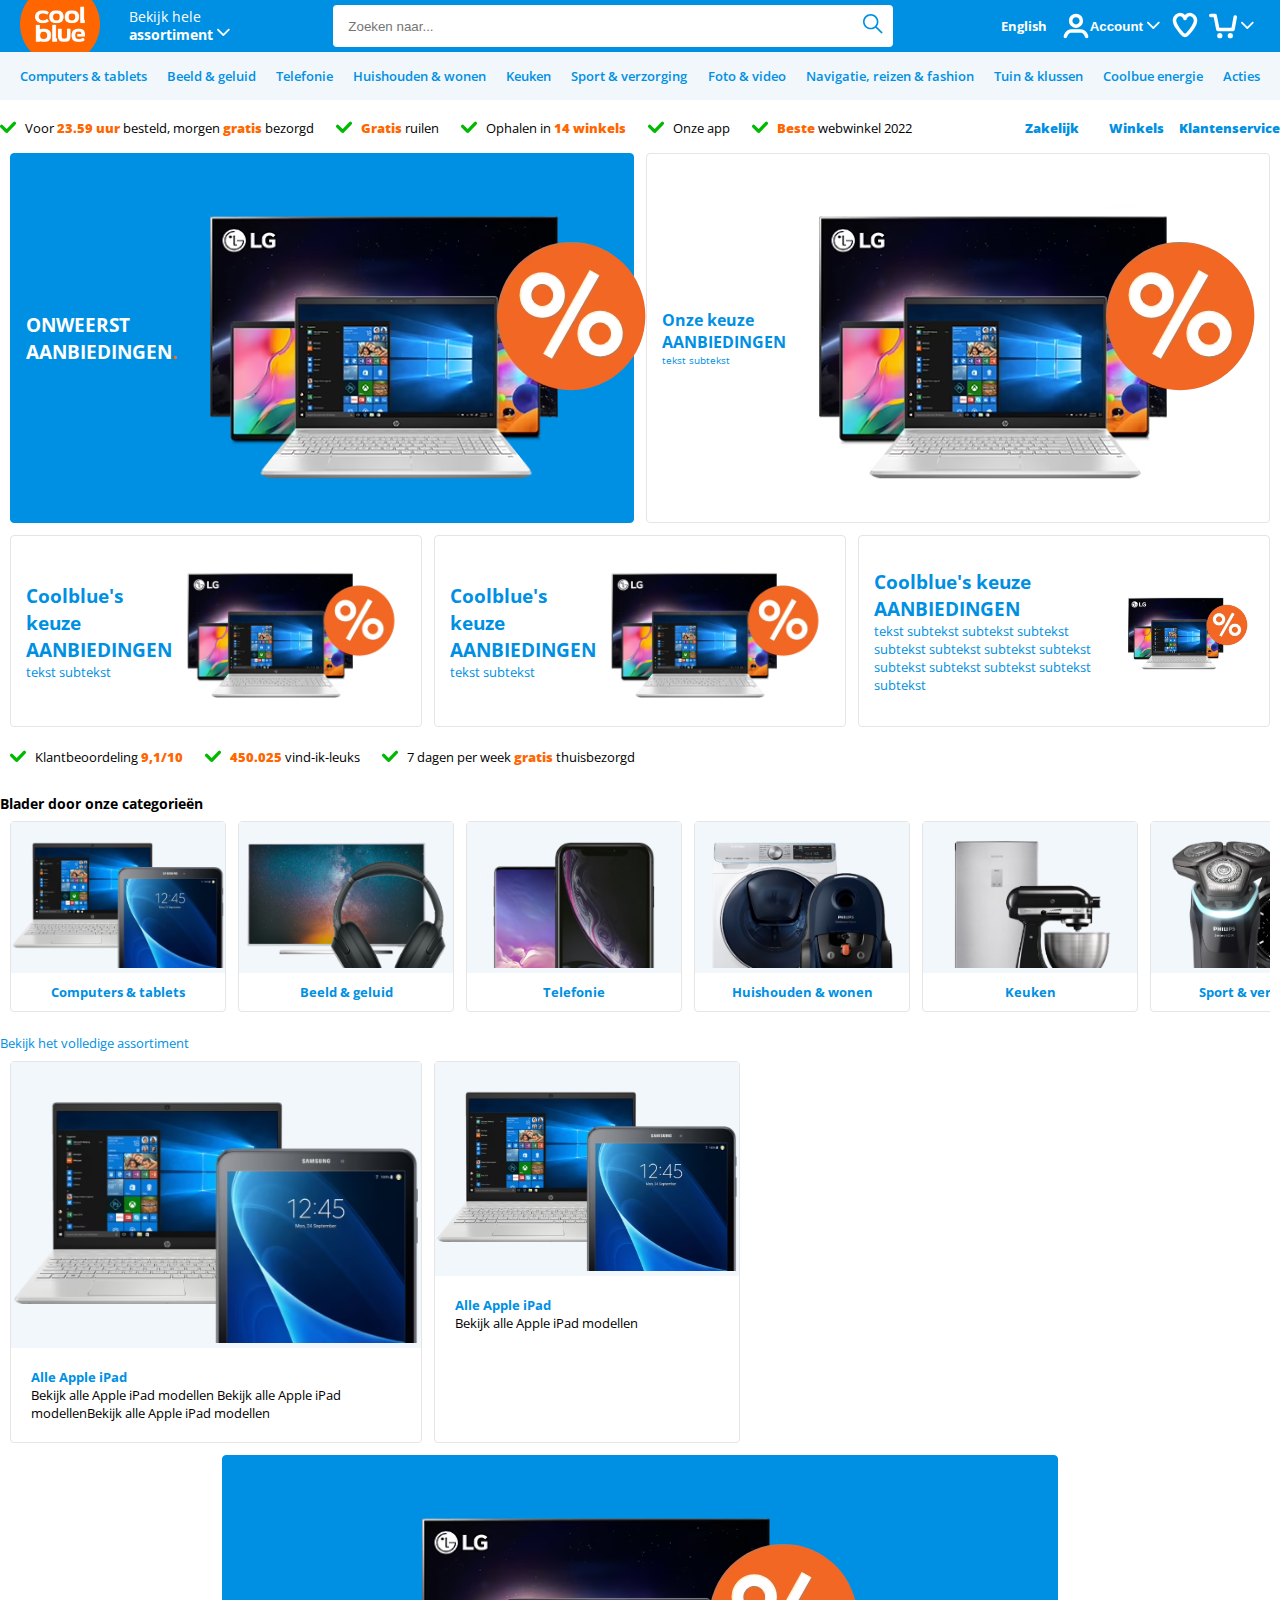
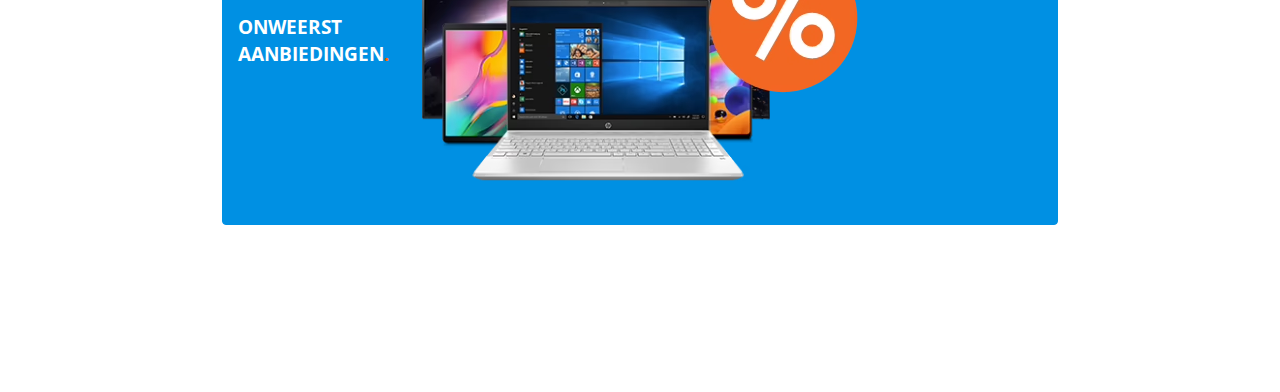
<file: index.html>
<!DOCTYPE html>
<html>

<head>
    <link rel="stylesheet" href="styles.css">
    <link href="https://fonts.googleapis.com/css2?family=Open+Sans" rel="stylesheet">
    <meta content="width=device-width, initial-scale=1" name="viewport" />
    <title>Coolblue - Alles voor een glimlach</title>
</head>

<body>
    <header class="header">
        <div class="overlay"></div>
        <div class="header-top flex">
            <button class="header-top__nav-toggle">
                <span class="header-top__nav-toggle__hamburger"></span>
                <div class="mobile-menu">
                    <div class="mobile-menu__top">
                        <div class="mobile-menu__top__title">Menu</div>
                        <svg class="icon--20 margin-right-sm js-close">
                            <use xlink:href="#icon-close"></use>
                        </svg>
                    </div>
                    <div class="mobile-menu__container">
                        <div class="mobile-menu__category__item all-categories">
                            <svg class="icon icon--14 icon__arrow">
                                <use xlink:href="#icon-arrow"></use>
                            </svg>
                            Alle categorieën
                        </div>
                        <div class="mobile-menu__categories">
                            <div class="mobile-menu__category" data-category="1" data-level="1">
                                <div class="mobile-menu__category__content">
                                    <div class="image-container">
                                        <img src="images/laptop.avif">
                                    </div>
                                    <div class="mobile-menu__category__title">Computers & tablets</div>
                                    <svg class="icon icon--14 icon__arrow">
                                        <use xlink:href="#icon-arrow"></use>
                                    </svg>
                                </div>

                                <div class="mobile-menu__category__submenu" data-category="1" data-level="2">
                                    <div class="mobile-menu__category__submenu__inner">
                                        <div class="mobile-menu__category__submenu__container">
                                            <h4>Computers & tablets</h4>
                                            <div class="mobile-menu__category__submenu__items">
                                                <div class="mobile-menu__category__submenu__item">
                                                    <p>Laptops, desktops & monitoren</p>
                                                    <svg class="icon icon--14 icon__arrow">
                                                        <use xlink:href="#icon-arrow"></use>
                                                    </svg>
                                                    <div class="mobile-menu__category__submenu__item__submenu"
                                                        data-category="1" data-level="3">
                                                        <div class="mobile-menu__category__item submenu"
                                                            data-submenu="1" data-level="4">
                                                            <svg class="icon icon--14 icon__arrow">
                                                                <use xlink:href="#icon-arrow"></use>
                                                            </svg>
                                                            Computers & tablets
                                                        </div>
                                                        <h4>Laptops, desktops & monitoren</h4>
                                                        <div class="mobile-menu__category__submenu__items">
                                                            <div class="mobile-menu__category__submenu__item">
                                                                <p>Laptops</p>
                                                                <svg class="icon icon--14 icon__arrow">
                                                                    <use xlink:href="#icon-arrow"></use>
                                                                </svg>
                                                            </div>
                                                            <div class="mobile-menu__category__submenu__item">
                                                                <p>Desktops PC's</p>
                                                                <svg class="icon icon--14 icon__arrow">
                                                                    <use xlink:href="#icon-arrow"></use>
                                                                </svg>
                                                            </div>
                                                            <div class="mobile-menu__category__submenu__item">
                                                                <p>Monitoren</p>
                                                                <svg class="icon icon--14 icon__arrow">
                                                                    <use xlink:href="#icon-arrow"></use>
                                                                </svg>
                                                            </div>
                                                            <div class="mobile-menu__category__submenu__item">
                                                                <p>Schoudertassen</p>
                                                                <svg class="icon icon--14 icon__arrow">
                                                                    <use xlink:href="#icon-arrow"></use>
                                                                </svg>
                                                            </div>
                                                            <div class="mobile-menu__category__submenu__item">
                                                                <p>Laptopstandaarden</p>
                                                                <svg class="icon icon--14 icon__arrow">
                                                                    <use xlink:href="#icon-arrow"></use>
                                                                </svg>
                                                            </div>
                                                            <div class="mobile-menu__category__submenu__item">
                                                                <p>Software</p>
                                                                <svg class="icon icon--14 icon__arrow">
                                                                    <use xlink:href="#icon-arrow"></use>
                                                                </svg>
                                                            </div>
                                                            <div class="mobile-menu__category__submenu__item">
                                                                <p>Public displays</p>
                                                                <svg class="icon icon--14 icon__arrow">
                                                                    <use xlink:href="#icon-arrow"></use>
                                                                </svg>
                                                            </div>
                                                            <div class="mobile-menu__category__submenu__item">
                                                                <p>Tweedekans laptops</p>
                                                                <svg class="icon icon--14 icon__arrow">
                                                                    <use xlink:href="#icon-arrow"></use>
                                                                </svg>
                                                            </div>
                                                        </div>
                                                    </div>
                                                </div>
                                                <div class="mobile-menu__category__submenu__item">
                                                    <p>Zakelijk</p>
                                                    <svg class="icon icon--14 icon__arrow">
                                                        <use xlink:href="#icon-arrow"></use>
                                                    </svg>
                                                </div>
                                                <div class="mobile-menu__category__submenu__item">
                                                    <p>Tablets & e-readers</p>
                                                    <svg class="icon icon--14 icon__arrow">
                                                        <use xlink:href="#icon-arrow"></use>
                                                    </svg>
                                                </div>
                                                <div class="mobile-menu__category__submenu__item">
                                                    <p>Gaming</p>
                                                    <svg class="icon icon--14 icon__arrow">
                                                        <use xlink:href="#icon-arrow"></use>
                                                    </svg>
                                                </div>
                                                <div class="mobile-menu__category__submenu__item">
                                                    <p>Printers & randapparatuur</p>
                                                    <svg class="icon icon--14 icon__arrow">
                                                        <use xlink:href="#icon-arrow"></use>
                                                    </svg>
                                                </div>
                                                <div class="mobile-menu__category__submenu__item">
                                                    <p>Geheugen & opslag</p>
                                                    <svg class="icon icon--14 icon__arrow">
                                                        <use xlink:href="#icon-arrow"></use>
                                                    </svg>
                                                </div>
                                                <div class="mobile-menu__category__submenu__item">
                                                    <p>Netwerk & internet</p>
                                                    <svg class="icon icon--14 icon__arrow">
                                                        <use xlink:href="#icon-arrow"></use>
                                                    </svg>
                                                </div>
                                                <div class="mobile-menu__category__submenu__item">
                                                    <p>Computer onderdelen</p>
                                                    <svg class="icon icon--14 icon__arrow">
                                                        <use xlink:href="#icon-arrow"></use>
                                                    </svg>
                                                </div>
                                            </div>
                                        </div>
                                    </div>
                                </div>
                            </div>
                            <div class="mobile-menu__category" data-category="2" data-level="1">
                                <div class="mobile-menu__category__content">
                                    <div class="image-container">
                                        <img src="images/tv.avif">
                                    </div>
                                    <div class="mobile-menu__category__title">Beeld & geluid</div>
                                    <svg class="icon icon--14 icon__arrow">
                                        <use xlink:href="#icon-arrow"></use>
                                    </svg>
                                </div>

                                <div class="mobile-menu__category__submenu" data-category="2" data-level="2">
                                    <div class="mobile-menu__category__submenu__inner">
                                        <div class="mobile-menu__category__submenu__container">
                                            <h4>Beeld & geluid</h4>
                                            <div class="mobile-menu__category__submenu__items">
                                                <div class="mobile-menu__category__submenu__item">
                                                    <p>Televisies & beamers</p>
                                                    <svg class="icon icon--14 icon__arrow">
                                                        <use xlink:href="#icon-arrow"></use>
                                                    </svg>
                                                    <div class="mobile-menu__category__submenu__item__submenu">
                                                        <div class="mobile-menu__category__item submenu">
                                                            <svg class="icon icon--14 icon__arrow">
                                                                <use xlink:href="#icon-arrow"></use>
                                                            </svg>
                                                            Beeld & geluid
                                                        </div>
                                                        <h4>Televisies & beamers</h4>
                                                        <div class="mobile-menu__category__submenu__items">
                                                            <div class="mobile-menu__category__submenu__item">
                                                                <p>Televisies</p>
                                                                <svg class="icon icon--14 icon__arrow">
                                                                    <use xlink:href="#icon-arrow"></use>
                                                                </svg>
                                                            </div>
                                                            <div class="mobile-menu__category__submenu__item">
                                                                <p>Tv beugels</p>
                                                                <svg class="icon icon--14 icon__arrow">
                                                                    <use xlink:href="#icon-arrow"></use>
                                                                </svg>
                                                            </div>
                                                            <div class="mobile-menu__category__submenu__item">
                                                                <p>Afstandsbedieningen</p>
                                                                <svg class="icon icon--14 icon__arrow">
                                                                    <use xlink:href="#icon-arrow"></use>
                                                                </svg>
                                                            </div>
                                                            <div class="mobile-menu__category__submenu__item">
                                                                <p>Beamers</p>
                                                                <svg class="icon icon--14 icon__arrow">
                                                                    <use xlink:href="#icon-arrow"></use>
                                                                </svg>
                                                            </div>
                                                            <div class="mobile-menu__category__submenu__item">
                                                                <p>Projectieschermen</p>
                                                                <svg class="icon icon--14 icon__arrow">
                                                                    <use xlink:href="#icon-arrow"></use>
                                                                </svg>
                                                            </div>
                                                            <div class="mobile-menu__category__submenu__item">
                                                                <p>Beamerbeugels</p>
                                                                <svg class="icon icon--14 icon__arrow">
                                                                    <use xlink:href="#icon-arrow"></use>
                                                                </svg>
                                                            </div>
                                                        </div>
                                                    </div>
                                                </div>
                                                <div class="mobile-menu__category__submenu__item">
                                                    <p>Televisie accessoires</p>
                                                    <svg class="icon icon--14 icon__arrow">
                                                        <use xlink:href="#icon-arrow"></use>
                                                    </svg>
                                                </div>
                                                <div class="mobile-menu__category__submenu__item">
                                                    <p>Audio voor onderweg</p>
                                                    <svg class="icon icon--14 icon__arrow">
                                                        <use xlink:href="#icon-arrow"></use>
                                                    </svg>
                                                </div>
                                                <div class="mobile-menu__category__submenu__item">
                                                    <p>Speakers en boxen</p>
                                                    <svg class="icon icon--14 icon__arrow">
                                                        <use xlink:href="#icon-arrow"></use>
                                                    </svg>
                                                </div>
                                                <div class="mobile-menu__category__submenu__item">
                                                    <p>Radio's en hifi</p>
                                                    <svg class="icon icon--14 icon__arrow">
                                                        <use xlink:href="#icon-arrow"></use>
                                                    </svg>
                                                </div>
                                                <div class="mobile-menu__category__submenu__item">
                                                    <p>Home cinema</p>
                                                    <svg class="icon icon--14 icon__arrow">
                                                        <use xlink:href="#icon-arrow"></use>
                                                    </svg>
                                                </div>
                                                <div class="mobile-menu__category__submenu__item">
                                                    <p>DJ gear</p>
                                                    <svg class="icon icon--14 icon__arrow">
                                                        <use xlink:href="#icon-arrow"></use>
                                                    </svg>
                                                </div>
                                                <div class="mobile-menu__category__submenu__item">
                                                    <p>Muziekinstrumenten, DJ en Studio gear</p>
                                                    <svg class="icon icon--14 icon__arrow">
                                                        <use xlink:href="#icon-arrow"></use>
                                                    </svg>
                                                </div>
                                            </div>
                                        </div>
                                    </div>
                                </div>
                            </div>
                            <div class="mobile-menu__category" data-category="3">
                                <div class="mobile-menu__category__content">
                                    <div class="image-container">
                                        <img src="images/phone.avif">
                                    </div>
                                    <div class="mobile-menu__category__title">Telefonie</div>
                                    <svg class="icon icon--14 icon__arrow">
                                        <use xlink:href="#icon-arrow"></use>
                                    </svg>
                                </div>
                            </div>
                            <div class="mobile-menu__category" data-category="4">
                                <div class="mobile-menu__category__content">
                                    <div class="image-container">
                                        <img src="images/huishouden.avif">
                                    </div>
                                    <div class="mobile-menu__category__title">Huishouden & wonen</div>
                                    <svg class="icon icon--14 icon__arrow">
                                        <use xlink:href="#icon-arrow"></use>
                                    </svg>
                                </div>
                            </div>
                            <div class="mobile-menu__category" data-category="5">
                                <div class="mobile-menu__category__content">
                                    <div class="image-container">
                                        <img src="images/keuken.avif">
                                    </div>
                                    <div class="mobile-menu__category__title">Keuken</div>
                                    <svg class="icon icon--14 icon__arrow">
                                        <use xlink:href="#icon-arrow"></use>
                                    </svg>
                                </div>
                            </div>
                            <div class="mobile-menu__category" data-category="6">
                                <div class="mobile-menu__category__content">
                                    <div class="image-container">
                                        <img src="images/sport.avif">
                                    </div>
                                    <div class="mobile-menu__category__title">Sport & verzorging</div>
                                    <svg class="icon icon--14 icon__arrow">
                                        <use xlink:href="#icon-arrow"></use>
                                    </svg>
                                </div>
                            </div>
                            <div class="mobile-menu__category" data-category="7">
                                <div class="mobile-menu__category__content">
                                    <div class="image-container">
                                        <img src="images/foto.avif">
                                    </div>
                                    <div class="mobile-menu__category__title">Foto & video</div>
                                    <svg class="icon icon--14 icon__arrow">
                                        <use xlink:href="#icon-arrow"></use>
                                    </svg>
                                </div>
                            </div>
                            <div class="mobile-menu__category" data-category="8">
                                <div class="mobile-menu__category__content">
                                    <div class="image-container">
                                        <img src="images/navigatie.avif">
                                    </div>
                                    <div class="mobile-menu__category__title">Navigatie, reizen & fashion</div>
                                    <svg class="icon icon--14 icon__arrow">
                                        <use xlink:href="#icon-arrow"></use>
                                    </svg>
                                </div>
                            </div>
                            <div class="mobile-menu__category" data-category="9">
                                <div class="mobile-menu__category__content">
                                    <div class="image-container">
                                        <img src="images/tuin.avif">
                                    </div>
                                    <div class="mobile-menu__category__title">Tuin & klussen</div>
                                    <svg class="icon icon--14 icon__arrow">
                                        <use xlink:href="#icon-arrow"></use>
                                    </svg>
                                </div>
                            </div>
                            <div class="mobile-menu__category" data-category="10">
                                <div class="mobile-menu__category__content">
                                    <div class="image-container">
                                        <img src="images/iphone.png">
                                    </div>
                                    <div class="mobile-menu__category__title">Coolblue Energie</div>
                                    <svg class="icon icon--14 icon__arrow">
                                        <use xlink:href="#icon-arrow"></use>
                                    </svg>
                                </div>
                            </div>
                            <div class="mobile-menu__category" data-category="11">
                                <div class="mobile-menu__category__content">
                                    <div class="image-container">
                                        <img src="images/acties.avif">
                                    </div>
                                    <div class="mobile-menu__category__title">Acties</div>
                                    <svg class="icon icon--14 icon__arrow">
                                        <use xlink:href="#icon-arrow"></use>
                                    </svg>
                                </div>
                            </div>
                        </div>

                        <div class="mobile-menu__customer">
                            <div class="mobile-menu__item">
                                <div class="mobile-menu__category__content">
                                    <div>Taal: Nederlands (NL)</div>
                                </div>
                                <svg class="icon icon--14 icon__arrow">
                                    <use xlink:href="#icon-arrow"></use>
                                </svg>
                            </div>
                            <div class="mobile-menu__item">Mijn Coolblue</div>
                            <div class="mobile-menu__item">Klantenservice</div>
                            <div class="mobile-menu__item">Zakelijk</div>
                        </div>
                    </div>
                </div>
            </button>
            <div class="header-top_logo_container">
                <img src="images/Logo.png" class="header-top__logo">
            </div>
            <div class="header-top__navigation padding-sm js-open">Bekijk hele
                <div class="flex">
                    <p><strong>assortiment</strong></p>
                    <svg class="icon icon--14 icon__arrow">
                        <use xlink:href="#icon-arrow"></use>
                    </svg>
                </div>
                <div class="header-top__navigation__dropdown">
                    <div class="header-top__navigation__dropdown__inner">
                        <div class="header-top__navigation__dropdown__categories">
                            <div class="header-top__navigation__dropdown__category">
                                <h4>Computers & tablets</h4>
                                <div class="header-top__navigation__dropdown__category__items">
                                    <div class="header-top__navigation__dropdown__category__item">
                                        <h3>Computers & tablets</h3>
                                        <p>Laptops</p>
                                        <p>Gaming laptops</p>
                                        <p>Apple Macbook</p>
                                        <p>Desktops</p>
                                        <p>Gaming desktops</p>
                                        <p>Monitoren</p>
                                    </div>
                                    <div class="header-top__navigation__dropdown__category__item">
                                        <h3>Computers & tablets</h3>
                                        <p>Laptops</p>
                                        <p>Gaming laptops</p>
                                        <p>Apple Macbook</p>
                                        <p>Desktops</p>
                                        <p>Gaming desktops</p>
                                        <p>Monitoren</p>
                                    </div>
                                    <div class="header-top__navigation__dropdown__category__item">
                                        <h3>Computers & tablets</h3>
                                        <p>Laptops</p>
                                        <p>Gaming laptops</p>
                                        <p>Apple Macbook</p>
                                        <p>Desktops</p>
                                        <p>Gaming desktops</p>
                                        <p>Monitoren</p>
                                    </div>
                                    <div class="header-top__navigation__dropdown__category__item">
                                        <h3>Computers & tablets</h3>
                                        <p>Laptops</p>
                                        <p>Gaming laptops</p>
                                        <p>Apple Macbook</p>
                                        <p>Desktops</p>
                                        <p>Gaming desktops</p>
                                        <p>Monitoren</p>
                                    </div>
                                    <div class="header-top__navigation__dropdown__category__item">
                                        <h3>Computers & tablets</h3>
                                        <p>Laptops</p>
                                        <p>Gaming laptops</p>
                                        <p>Apple Macbook</p>
                                        <p>Desktops</p>
                                        <p>Gaming desktops</p>
                                        <p>Monitoren</p>
                                    </div>
                                    <div class="header-top__navigation__dropdown__category__item">
                                        <h3>Computers & tablets</h3>
                                        <p>Laptops</p>
                                        <p>Gaming laptops</p>
                                        <p>Apple Macbook</p>
                                        <p>Desktops</p>
                                        <p>Gaming desktops</p>
                                        <p>Monitoren</p>
                                    </div>
                                    <div class="header-top__navigation__dropdown__category__item">
                                        <h3>Computers & tablets</h3>
                                        <p>Laptops</p>
                                        <p>Gaming laptops</p>
                                        <p>Apple Macbook</p>
                                        <p>Desktops</p>
                                        <p>Gaming desktops</p>
                                        <p>Monitoren</p>
                                    </div>
                                    <div class="header-top__navigation__dropdown__category__item">
                                        <h3>Computers & tablets</h3>
                                        <p>Laptops</p>
                                        <p>Gaming laptops</p>
                                        <p>Apple Macbook</p>
                                        <p>Desktops</p>
                                        <p>Gaming desktops</p>
                                        <p>Monitoren</p>
                                    </div>
                                </div>
                            </div>
                            <div class="header-top__navigation__dropdown__category">
                                <h4>Beeld & geluid</h4>
                                <div class="header-top__navigation__dropdown__category__items">
                                    <div class="header-top__navigation__dropdown__category__item">
                                        <h3>Beeld & geluid</h3>
                                        <p>Laptops</p>
                                        <p>Gaming laptops</p>
                                        <p>Apple Macbook</p>
                                        <p>Desktops</p>
                                        <p>Gaming desktops</p>
                                        <p>Monitoren</p>
                                    </div>
                                    <div class="header-top__navigation__dropdown__category__item">
                                        <h3>Beeld & geluid</h3>
                                        <p>Laptops</p>
                                        <p>Gaming laptops</p>
                                        <p>Apple Macbook</p>
                                        <p>Desktops</p>
                                        <p>Gaming desktops</p>
                                        <p>Monitoren</p>
                                    </div>
                                    <div class="header-top__navigation__dropdown__category__item">
                                        <h3>Beeld & geluid</h3>
                                        <p>Laptops</p>
                                        <p>Gaming laptops</p>
                                        <p>Apple Macbook</p>
                                        <p>Desktops</p>
                                        <p>Gaming desktops</p>
                                        <p>Monitoren</p>
                                    </div>
                                    <div class="header-top__navigation__dropdown__category__item">
                                        <h3>Beeld & geluid</h3>
                                        <p>Laptops</p>
                                        <p>Gaming laptops</p>
                                        <p>Apple Macbook</p>
                                        <p>Desktops</p>
                                        <p>Gaming desktops</p>
                                        <p>Monitoren</p>
                                    </div>
                                    <div class="header-top__navigation__dropdown__category__item">
                                        <h3>Beeld & geluid</h3>
                                        <p>Laptops</p>
                                        <p>Gaming laptops</p>
                                        <p>Apple Macbook</p>
                                        <p>Desktops</p>
                                        <p>Gaming desktops</p>
                                        <p>Monitoren</p>
                                    </div>
                                    <div class="header-top__navigation__dropdown__category__item">
                                        <h3>Beeld & geluid</h3>
                                        <p>Laptops</p>
                                        <p>Gaming laptops</p>
                                        <p>Apple Macbook</p>
                                        <p>Desktops</p>
                                        <p>Gaming desktops</p>
                                        <p>Monitoren</p>
                                    </div>
                                    <div class="header-top__navigation__dropdown__category__item">
                                        <h3>Beeld & geluid</h3>
                                        <p>Laptops</p>
                                        <p>Gaming laptops</p>
                                        <p>Apple Macbook</p>
                                        <p>Desktops</p>
                                        <p>Gaming desktops</p>
                                        <p>Monitoren</p>
                                    </div>
                                    <div class="header-top__navigation__dropdown__category__item">
                                        <h3>Tablets & e-readers</h3>
                                        <p>Tablets</p>
                                        <p>Apple Ipad</p>
                                        <p>Samsung Tablets</p>
                                        <p>Lenovo Tablets</p>
                                        <p>Tablethoezen</p>
                                        <p>E-readers</p>
                                    </div>
                                </div>
                            </div>
                            <div class="header-top__navigation__dropdown__category">
                                <h4>Telefonie</h4>
                                <div class="header-top__navigation__dropdown__category__items">
                                    <div class="header-top__navigation__dropdown__category__item">
                                        <h3>test test</h3>
                                        <p>Laptops</p>
                                        <p>Gaming laptops</p>
                                        <p>Apple fdfdfdf</p>
                                        <p>Desktops</p>
                                        <p>Gaming desktops</p>
                                        <p>Monitoren</p>
                                    </div>
                                    <div class="header-top__navigation__dropdown__category__item">
                                        <h3>Tablets & e-readers</h3>
                                        <p>Tablets</p>
                                        <p>Apple Ipad</p>
                                        <p>Samsungasdfsdfd Tablets</p>
                                        <p>Lenovo Tablets</p>
                                        <p>Tabflethoezen</p>
                                        <p>E-readers</p>
                                    </div>
                                    <div class="header-top__navigation__dropdown__category__item">
                                        <h3>Laptops, desktops & monitoren</h3>
                                        <p>Laptops</p>
                                        <p>Gaming laptops</p>
                                        <p>Apple Macbook</p>
                                        <p>Desktops</p>
                                        <p>Gamingdfdf desktops</p>
                                        <p>Monitoren</p>
                                    </div>
                                    <div class="header-top__navigation__dropdown__category__item">
                                        <h3>Tablets & e-readers</h3>
                                        <p>Tablets</p>
                                        <p>Apple Ipad</p>
                                        <p>Samsung Tablets</p>
                                        <p>Lenovo Tablets</p>
                                        <p>Tablethoezen</p>
                                        <p>E-readers</p>
                                    </div>
                                    <div class="header-top__navigation__dropdown__category__item">
                                        <h3>Laptops, desktops & monitoren</h3>
                                        <p>Laptops</p>
                                        <p>Gaming laptops</p>
                                        <p>Apple Macbook</p>
                                        <p>Desktops</p>
                                        <p>Gaming desktops</p>
                                        <p>Monitoren</p>
                                    </div>
                                    <div class="header-top__navigation__dropdown__category__item">
                                        <h3>Tablets & e-readers</h3>
                                        <p>Tablets</p>
                                        <p>Apple Ipad</p>
                                        <p>Samsung Tablets</p>
                                        <p>Lenovo Tablets</p>
                                        <p>Tablethoezen</p>
                                        <p>E-readers</p>
                                    </div>
                                    <div class="header-top__navigation__dropdown__category__item">
                                        <h3>Laptops, desktops & monitoren</h3>
                                        <p>Laptops</p>
                                        <p>Gaming laptops</p>
                                        <p>Apple Macbook</p>
                                        <p>Desktops</p>
                                        <p>Gaming desktops</p>
                                        <p>Monitoren</p>
                                    </div>
                                    <div class="header-top__navigation__dropdown__category__item">
                                        <h3>Tablets & e-readers</h3>
                                        <p>Tablets</p>
                                        <p>Apple Ipad</p>
                                        <p>Samsung Tablets</p>
                                        <p>Lenovo Tablets</p>
                                        <p>Tablethoezen</p>
                                        <p>E-readers</p>
                                    </div>
                                </div>
                            </div>
                            <div class="header-top__navigation__dropdown__category">
                                <h4>Huishouden & wonen</h4>
                                <div class="header-top__navigation__dropdown__category__items">
                                    <div class="header-top__navigation__dropdown__category__item">
                                        <h3>Laptops, desktops & monitoren</h3>
                                        <p>Laptops</p>
                                        <p>Gaming laptops</p>
                                        <p>Apple Macbook</p>
                                        <p>Desktops</p>
                                        <p>Gaming desktops</p>
                                        <p>Monitoren</p>
                                    </div>
                                    <div class="header-top__navigation__dropdown__category__item">
                                        <h3>Tablets & e-readers</h3>
                                        <p>Tablets</p>
                                        <p>Apple Ipad</p>
                                        <p>Samsung Tablets</p>
                                        <p>Lenovo Tablets</p>
                                        <p>Tabletdfdfhoezen</p>
                                        <p>E-readers</p>
                                    </div>
                                    <div class="header-top__navigation__dropdown__category__item">
                                        <h3>Laptops, desktops & monitoren</h3>
                                        <p>Laptops</p>
                                        <p>Gaming laptops</p>
                                        <p>Apple Macbook</p>
                                        <p>Desktdfdfops</p>
                                        <p>Gaming desktops</p>
                                        <p>Monitoren</p>
                                    </div>
                                    <div class="header-top__navigation__dropdown__category__item">
                                        <h3>Tablets & e-readers</h3>
                                        <p>Tablets</p>
                                        <p>Apple Ipad</p>
                                        <p>Samsung Tablets</p>
                                        <p>Lenovodfdf Tablets</p>
                                        <p>Tablethoezen</p>
                                        <p>E-readers</p>
                                    </div>
                                    <div class="header-top__navigation__dropdown__category__item">
                                        <h3>Laptops, desktops & monitoren</h3>
                                        <p>Laptdfdfops</p>
                                        <p>Gaming laptops</p>
                                        <p>Apple Macbook</p>
                                        <p>Desdfdfktops</p>
                                        <p>Gaming desktops</p>
                                        <p>Monitoren</p>
                                    </div>
                                    <div class="header-top__navigation__dropdown__category__item">
                                        <h3>Tablets & e-readers</h3>
                                        <p>Tablets</p>
                                        <p>Appledf Ipad</p>
                                        <p>Samsung Tablets</p>
                                        <p>Lenovo Tablets</p>
                                        <p>Tabledfthoezen</p>
                                        <p>E-readers</p>
                                    </div>
                                    <div class="header-top__navigation__dropdown__category__item">
                                        <h3>Laptops, desktops & monitoren</h3>
                                        <p>Laptops</p>
                                        <p>Gaming laptops</p>
                                        <p>Apple Macbook</p>
                                        <p>Desktops</p>
                                        <p>Gamingdf desktops</p>
                                        <p>Monitoren</p>
                                    </div>
                                    <div class="header-top__navigation__dropdown__category__item">
                                        <h3>Tablets & e-readers</h3>
                                        <p>Tablets</p>
                                        <p>Appldfe Ipad</p>
                                        <p>Samsung Tablets</p>
                                        <p>Lenovo Tablets</p>
                                        <p>Tabledfthoezen</p>
                                        <p>E-readers</p>
                                    </div>
                                </div>
                            </div>
                            <div class="header-top__navigation__dropdown__category">
                                <h4>Keuken</h4>
                                <div class="header-top__navigation__dropdown__category__items">
                                    <div class="header-top__navigation__dropdown__category__item">
                                        <h3>Laptops, desktops & monitoren</h3>
                                        <p>Lapdftops</p>
                                        <p>Gaming laptops</p>
                                        <p>Appdfle Macbook</p>
                                        <p>Desktops</p>
                                        <p>Gaming desktops</p>
                                        <p>Monitoren</p>
                                    </div>
                                    <div class="header-top__navigation__dropdown__category__item">
                                        <h3>Tablets & e-readers</h3>
                                        <p>Tablets</p>
                                        <p>Apple Ipad</p>
                                        <p>Samsung Tablets</p>
                                        <p>Lenovo Tadfblets</p>
                                        <p>Tablethoezen</p>
                                        <p>E-readers</p>
                                    </div>
                                    <div class="header-top__navigation__dropdown__category__item">
                                        <h3>Laptops, desktops & monitoren</h3>
                                        <p>Laptops</p>
                                        <p>Gaming laptops</p>
                                        <p>Apple fMacbook</p>
                                        <p>Desktops</p>
                                        <p>Gamingd desktops</p>
                                        <p>Monitoren</p>
                                    </div>
                                    <div class="header-top__navigation__dropdown__category__item">
                                        <h3>Tablets & e-readers</h3>
                                        <p>Tablets</p>
                                        <p>Appdfle Ipad</p>
                                        <p>Samsung Tablets</p>
                                        <p>Lenovo Tablets</p>
                                        <p>Tabletdfhoezen</p>
                                        <p>E-readers</p>
                                    </div>
                                    <div class="header-top__navigation__dropdown__category__item">
                                        <h3>Laptops, desktops & monitoren</h3>
                                        <p>Laptops</p>
                                        <p>Gaming laptops</p>
                                        <p>Apple Mdfacbook</p>
                                        <p>Desktops</p>
                                        <p>Gamidfng desktops</p>
                                        <p>Monitoren</p>
                                    </div>
                                    <div class="header-top__navigation__dropdown__category__item">
                                        <h3>Tablets & e-readers</h3>
                                        <p>Tablets</p>
                                        <p>Appsdfle Ipad</p>
                                        <p>Samsung Tablets</p>
                                        <p>Lenovdfo Tablets</p>
                                        <p>Tablethoezen</p>
                                        <p>E-readers</p>
                                    </div>
                                    <div class="header-top__navigation__dropdown__category__item">
                                        <h3>Laptops, desktops & monitoren</h3>
                                        <p>Laptops</p>
                                        <p>Gaming laptops</p>
                                        <p>Appldfe Macbook</p>
                                        <p>Desktops</p>
                                        <p>Gamindfg desktops</p>
                                        <p>Monitoren</p>
                                    </div>
                                    <div class="header-top__navigation__dropdown__category__item">
                                        <h3>Tablets & e-readers</h3>
                                        <p>Tabletsdf</p>
                                        <p>Apple Ipad</p>
                                        <p>Samsung Tablets</p>
                                        <p>Lenovo Tablets</p>
                                        <p>Tablethoezen</p>
                                        <p>E-readers</p>
                                    </div>
                                </div>
                            </div>
                            <div class="header-top__navigation__dropdown__category">
                                <h4>Sport & verzorging</h4>
                                <div class="header-top__navigation__dropdown__category__items">
                                    <div class="header-top__navigation__dropdown__category__item">
                                        <h3>Laptops, desktops & monitoren</h3>
                                        <p>Laptops</p>
                                        <p>Gaming laptops</p>
                                        <p>Apple Macbook</p>
                                        <p>Desktops</p>
                                        <p>Gamingdf desktops</p>
                                        <p>Monitoren</p>
                                    </div>
                                    <div class="header-top__navigation__dropdown__category__item">
                                        <h3>Tablets & e-readers</h3>
                                        <p>Tablets</p>
                                        <p>Appledf Ipad</p>
                                        <p>Samsung Tablets</p>
                                        <p>Lenovo Tablets</p>
                                        <p>Tablethoezen</p>
                                        <p>E-readers</p>
                                    </div>
                                    <div class="header-top__navigation__dropdown__category__item">
                                        <h3>Laptops, desktops & monitoren</h3>
                                        <p>Laptodfps</p>
                                        <p>Gaming laptops</p>
                                        <p>Apple Macbook</p>
                                        <p>Desktops</p>
                                        <p>Gaming desktops</p>
                                        <p>Monitoren</p>
                                    </div>
                                    <div class="header-top__navigation__dropdown__category__item">
                                        <h3>Tablets & e-readers</h3>
                                        <p>Tablets</p>
                                        <p>Appledf Ipad</p>
                                        <p>Samsung Tablets</p>
                                        <p>Lenovo Tablets</p>
                                        <p>Tdfablethoezen</p>
                                        <p>E-readers</p>
                                    </div>
                                    <div class="header-top__navigation__dropdown__category__item">
                                        <h3>Laptops, desktops & monitoren</h3>
                                        <p>Laptops</p>
                                        <p>Gamdfing laptops</p>
                                        <p>Adfpple Macbook</p>
                                        <p>Desktops</p>
                                        <p>Gaming desktops</p>
                                        <p>Monitoren</p>
                                    </div>
                                    <div class="header-top__navigation__dropdown__category__item">
                                        <h3>Tablets & e-readers</h3>
                                        <p>Apple Ipad</p>
                                        <p>Samsung Tablets</p>
                                        <p>Lenodfdfvo Tablets</p>
                                        <p>Tabledfthoezen</p>
                                        <p>E-readers</p>
                                    </div>
                                    <div class="header-top__navigation__dropdown__category__item">
                                        <h3>Laptdfops, desktops & monitoren</h3>
                                        <p>Laptops</p>
                                        <p>Gaming laptops</p>
                                        <p>Apple Macbook</p>
                                        <p>Desktops</p>
                                        <p>Gaming desktops</p>
                                        <p>Monitoren</p>
                                    </div>
                                    <div class="header-top__navigation__dropdown__category__item">
                                        <h3>Tablets & e-readers</h3>
                                        <p>Tablets</p>
                                        <p>Apple Ipad</p>
                                        <p>Samsung Tablets</p>
                                        <p>Lenovo Tablets</p>
                                        <p>Tablethoezen</p>
                                        <p>E-readers</p>
                                    </div>
                                </div>
                            </div>
                            <div class="header-top__navigation__dropdown__category">
                                <h4>Foto & video</h4>
                                <div class="header-top__navigation__dropdown__category__items">
                                    <div class="header-top__navigation__dropdown__category__item">
                                        <h3>Laptops, desktops & monitoren</h3>
                                        <p>Laptops</p>
                                        <p>Gaming laptops</p>
                                        <p>Appledf Macbook</p>
                                        <p>Desktops</p>
                                        <p>Gaming desktops</p>
                                        <p>Monitoren</p>
                                    </div>
                                    <div class="header-top__navigation__dropdown__category__item">
                                        <h3>Tablets & e-readers</h3>
                                        <p>Tablets</p>
                                        <p>Apple Ipad</p>
                                        <p>Samsung Tablets</p>
                                        <p>Lenovo Tablets</p>
                                        <p>Tabdflethoezen</p>
                                        <p>E-readers</p>
                                    </div>
                                    <div class="header-top__navigation__dropdown__category__item">
                                        <h3>Laptops, desktops & monitoren</h3>
                                        <p>Laptops</p>
                                        <p>Gaming laptops</p>
                                        <p>Apple Macbook</p>
                                        <p>Desktops</p>
                                        <p>Gaming desktops</p>
                                        <p>Monitoren</p>
                                    </div>
                                    <div class="header-top__navigation__dropdown__category__item">
                                        <h3>Tablets & e-readers</h3>
                                        <p>Tablets</p>
                                        <p>Apple Ipad</p>
                                        <p>Samsung Tablets</p>
                                        <p>Lenovo Tablets</p>
                                        <p>Tablethoezen</p>
                                        <p>E-readers</p>
                                    </div>
                                    <div class="header-top__navigation__dropdown__category__item">
                                        <h3>Laptops, desktops & monitoren</h3>
                                        <p>Laptops</p>
                                        <p>Gaming laptops</p>
                                        <p>Apple Macbook</p>
                                        <p>Desktops</p>
                                        <p>Gaming desktops</p>
                                        <p>Monitoren</p>
                                    </div>
                                    <div class="header-top__navigation__dropdown__category__item">
                                        <h3>Tablets & e-readers</h3>
                                        <p>Tablets</p>
                                        <p>Apple Ipad</p>
                                        <p>Samsung Tablets</p>
                                        <p>Lenovo Tablets</p>
                                        <p>Tablethoezen</p>
                                        <p>E-readers</p>
                                    </div>
                                    <div class="header-top__navigation__dropdown__category__item">
                                        <h3>Laptops, desktops & monitoren</h3>
                                        <p>Laptops</p>
                                        <p>Gaming laptops</p>
                                        <p>Apple Macbook</p>
                                        <p>Desktops</p>
                                        <p>Gamindfdfdg desktops</p>
                                        <p>Monitoren</p>
                                    </div>
                                    <div class="header-top__navigation__dropdown__category__item">
                                        <h3>Tablets & e-readers</h3>
                                        <p>Tablets</p>
                                        <p>Apple Ipad</p>
                                        <p>Samsung Tablets</p>
                                        <p>Lenovo Tablets</p>
                                        <p>Tabledfthoezen</p>
                                        <p>E-readers</p>
                                    </div>
                                </div>
                            </div>
                            <div class="header-top__navigation__dropdown__category">
                                <h4>Navigatie, reizen & fashion</h4>
                                <div class="header-top__navigation__dropdown__category__items">
                                    <div class="header-top__navigation__dropdown__category__item">
                                        <h3>Laptops, desktops & monitoren</h3>
                                        <p>Laptops</p>
                                        <p>Gamingdfdfdf laptops</p>
                                        <p>Apple Macbook</p>
                                        <p>Desktops</p>
                                        <p>Gaming desktops</p>
                                        <p>Monitoren</p>
                                    </div>
                                    <div class="header-top__navigation__dropdown__category__item">
                                        <h3>Tablets & e-readers</h3>
                                        <p>Tablets</p>
                                        <p>Apple Ipad</p>
                                        <p>Samsung Tablets</p>
                                        <p>Lenovo Tablets</p>
                                        <p>Tablethoezen</p>
                                        <p>E-readers</p>
                                    </div>
                                    <div class="header-top__navigation__dropdown__category__item">
                                        <h3>Laptops, desktops & monitoren</h3>
                                        <p>Laptops</p>
                                        <p>Gaming laptops</p>
                                        <p>Apple Macbook</p>
                                        <p>Desktops</p>
                                        <p>Gaming desktops</p>
                                        <p>Monitoren</p>
                                    </div>
                                    <div class="header-top__navigation__dropdown__category__item">
                                        <h3>Tablets & e-readers</h3>
                                        <p>Tablets</p>
                                        <p>Apple Ipad</p>
                                        <p>Samsung Tablets</p>
                                        <p>Lenovo Tablets</p>
                                        <p>Tablethoezen</p>
                                        <p>E-readers</p>
                                    </div>
                                    <div class="header-top__navigation__dropdown__category__item">
                                        <h3>Laptops, desktops & monitoren</h3>
                                        <p>Laptops</p>
                                        <p>Gaming laptops</p>
                                        <p>Apple Macbook</p>
                                        <p>Desktops</p>
                                        <p>Gaminsdfg desktops</p>
                                        <p>Monitoren</p>
                                    </div>
                                    <div class="header-top__navigation__dropdown__category__item">
                                        <h3>Tabdfsfdlets & e-readers</h3>
                                        <p>Tablets</p>
                                        <p>Apple Ipad</p>
                                        <p>Samsung Tablets</p>
                                        <p>Lenovo Tablets</p>
                                        <p>Tablethoezen</p>
                                        <p>E-readers</p>
                                    </div>
                                    <div class="header-top__navigation__dropdown__category__item">
                                        <h3>Laptops, desktops & monitoren</h3>
                                        <p>Laptops</p>
                                        <p>Gaming laptops</p>
                                        <p>Apple Macbook</p>
                                        <p>Desktops</p>
                                        <p>Gaming desktops</p>
                                        <p>Monitoren</p>
                                    </div>
                                    <div class="header-top__navigation__dropdown__category__item">
                                        <h3>Tablets & e-readers</h3>
                                        <p>Tablets</p>
                                        <p>Apple Ipad</p>
                                        <p>Samsung Tablets</p>
                                        <p>Lenovo Tablets</p>
                                        <p>Tablethoezen</p>
                                        <p>E-readers</p>
                                    </div>
                                </div>
                            </div>
                            <div class="header-top__navigation__dropdown__category">
                                <h4>Tuin & klussen</h4>
                                <div class="header-top__navigation__dropdown__category__items">
                                    <div class="header-top__navigation__dropdown__category__item">
                                        <h3>Laptops, desktops & monitoren</h3>
                                        <p>Lapfdftops</p>
                                        <p>Gaming laptops</p>
                                        <p>Apple Macbook</p>
                                        <p>Desktops</p>
                                        <p>Gaming desktops</p>
                                        <p>Monitoren</p>
                                    </div>
                                    <div class="header-top__navigation__dropdown__category__item">
                                        <h3>Tabldfdfets & e-readers</h3>
                                        <p>Tablets</p>
                                        <p>Apple Ipad</p>
                                        <p>Samsung Tablets</p>
                                        <p>Lenovo Tablets</p>
                                        <p>Tablethoezen</p>
                                        <p>E-readers</p>
                                    </div>
                                    <div class="header-top__navigation__dropdown__category__item">
                                        <h3>Laptops, desktops & monitoren</h3>
                                        <p>Laptops</p>
                                        <p>Gaming laptops</p>
                                        <p>Apple Macbook</p>
                                        <p>Desktops</p>
                                        <p>Gaming desktops</p>
                                        <p>Monitoren</p>
                                    </div>
                                    <div class="header-top__navigation__dropdown__category__item">
                                        <h3>Tablets & e-readers</h3>
                                        <p>Tablets</p>
                                        <p>Appledf Ipad</p>
                                        <p>Samsung Tablets</p>
                                        <p>Lenovo Tablets</p>
                                        <p>Tabletdfhoezen</p>
                                        <p>E-readers</p>
                                    </div>
                                    <div class="header-top__navigation__dropdown__category__item">
                                        <h3>Laptops, desktops & monitoren</h3>
                                        <p>Laptops</p>
                                        <p>Gaming laptops</p>
                                        <p>Apple Macbook</p>
                                        <p>Desktops</p>
                                        <p>Gaming desktops</p>
                                        <p>Monitoren</p>
                                    </div>
                                    <div class="header-top__navigation__dropdown__category__item">
                                        <h3>Tablets & e-readers</h3>
                                        <p>Tablets</p>
                                        <p>Apple Ipad</p>
                                        <p>Samsung Tablets</p>
                                        <p>Lenovo Tablets</p>
                                        <p>Tablethoezen</p>
                                        <p>E-readers</p>
                                    </div>
                                    <div class="header-top__navigation__dropdown__category__item">
                                        <h3>Laptops, desktops & monitoren</h3>
                                        <p>Laptops</p>
                                        <p>Apple Macbook</p>
                                        <p>Desktops</p>
                                        <p>Gaming desktops</p>
                                        <p>Monitoren</p>
                                    </div>
                                    <div class="header-top__navigation__dropdown__category__item">
                                        <h3>Tablets & e-readers</h3>
                                        <p>Tablets</p>
                                        <p>Apple Ipad</p>
                                        <p>Samsung Tablets</p>
                                        <p>Lenovo Tablets</p>
                                        <p>E-readers</p>
                                    </div>
                                </div>
                            </div>
                            <div class="header-top__navigation__dropdown__category">
                                <h4>Coolblue Energie</h4>
                                <div class="header-top__navigation__dropdown__category__items">
                                    <div class="header-top__navigation__dropdown__category__item">
                                        <h3>Laptops, desktops & monitoren</h3>
                                        <p>Laptops</p>
                                        <p>Gaming laptops</p>
                                        <p>Apple Macbook</p>
                                        <p>Desktops</p>
                                        <p>Gaming desktops</p>
                                        <p>Monitoren</p>
                                    </div>
                                    <div class="header-top__navigation__dropdown__category__item">
                                        <h3>Tablets & e-readers</h3>
                                        <p>Tablets</p>
                                        <p>Apple Ipad</p>
                                        <p>Samsung Tablets</p>
                                        <p>Lenovo Tablets</p>
                                        <p>Tablethoezen</p>
                                        <p>E-readers</p>
                                    </div>
                                    <div class="header-top__navigation__dropdown__category__item">
                                        <h3>Laptops, desktops & monitoren</h3>
                                        <p>Laptops</p>
                                        <p>Gaming laptops</p>
                                        <p>Apple Macbook</p>
                                        <p>Desktops</p>
                                        <p>Gaming desktops</p>
                                        <p>Monitoren</p>
                                    </div>
                                    <div class="header-top__navigation__dropdown__category__item">
                                        <h3>Tablets & e-readers</h3>
                                        <p>Tablets</p>
                                        <p>Apple Ipad</p>
                                        <p>Samsung Tablets</p>
                                        <p>Lenovo Tablets</p>
                                        <p>Tablethoezen</p>
                                        <p>E-readers</p>
                                    </div>
                                    <div class="header-top__navigation__dropdown__category__item">
                                        <h3>Laptops, desktops & monitoren</h3>
                                        <p>Laptops</p>
                                        <p>Gamidfdfng laptops</p>
                                        <p>Apple Macbook</p>
                                        <p>Desktops</p>
                                        <p>Gamindfg desktops</p>
                                        <p>Monitoren</p>
                                    </div>
                                    <div class="header-top__navigation__dropdown__category__item">
                                        <h3>Tablets & e-readers</h3>
                                        <p>Tablets</p>
                                        <p>Apple Ipad</p>
                                        <p>Samsung Tablets</p>
                                        <p>Lendfdfovo Tablets</p>
                                        <p>Tablethoezen</p>
                                        <p>E-readers</p>
                                    </div>
                                    <div class="header-top__navigation__dropdown__category__item">
                                        <h3>Laptops, desktops & monitoren</h3>
                                        <p>Laptops</p>
                                        <p>Gaming laptops</p>
                                        <p>Apple Macbook</p>
                                        <p>Desktopsdf</p>
                                        <p>Gaming desktops</p>
                                        <p>Monitoren</p>
                                    </div>
                                    <div class="header-top__navigation__dropdown__category__item">
                                        <h3>Tablets & e-readers</h3>
                                        <p>Tablets</p>
                                        <p>Apple Ipad</p>
                                        <p>Samsung Tablets</p>
                                        <p>Lenovo Tablets</p>
                                        <p>Tablethoezen</p>
                                        <p>E-readers</p>
                                    </div>
                                </div>
                            </div>
                            <div class="header-top__navigation__dropdown__category">
                                <h4>Acties</h4>
                                <div class="header-top__navigation__dropdown__category__items">
                                    <div class="header-top__navigation__dropdown__category__item">
                                        <h3>Laptops, desktops & monitoren</h3>
                                        <p>Laptops</p>
                                        <p>Gaming laptops</p>
                                        <p>Apple Macbook</p>
                                        <p>Desktops</p>
                                        <p>Gaming desktops</p>
                                        <p>Monitoren</p>
                                    </div>
                                    <div class="header-top__navigation__dropdown__category__item">
                                        <h3>Tablets & e-readers</h3>
                                        <p>Tablets</p>
                                        <p>Apple Ipad</p>
                                        <p>Samsung Tablets</p>
                                        <p>Lenovo Tablets</p>
                                        <p>Tablethoezen</p>
                                        <p>E-readers</p>
                                    </div>
                                    <div class="header-top__navigation__dropdown__category__item">
                                        <h3>Laptops, desktops & monitoren</h3>
                                        <p>Laptops</p>
                                        <p>Gaming laptops</p>
                                        <p>Apple Macbook</p>
                                        <p>Desktdfdfops</p>
                                        <p>Gaming desktops</p>
                                        <p>Monitoren</p>
                                    </div>
                                    <div class="header-top__navigation__dropdown__category__item">
                                        <h3>Tablets & e-readers</h3>
                                        <p>Tablets</p>
                                        <p>Apple Ipad</p>
                                        <p>Samsung Tablets</p>
                                        <p>Lenovo Tablets</p>
                                        <p>Tabledfdfthoezen</p>
                                        <p>E-readers</p>
                                    </div>
                                    <div class="header-top__navigation__dropdown__category__item">
                                        <h3>Laptops, desktops & monitoren</h3>
                                        <p>Laptops</p>
                                        <p>Gaming laptops</p>
                                        <p>Apple Macbook</p>
                                        <p>Desktops</p>
                                        <p>Gaming desktops</p>
                                        <p>Monitoren</p>
                                    </div>
                                    <div class="header-top__navigation__dropdown__category__item">
                                        <h3>Tablets & e-readers</h3>
                                        <p>Tablets</p>
                                        <p>Apple Ipad</p>
                                        <p>Samsung Tablets</p>
                                        <p>Lenovo Tablets</p>
                                        <p>Tablethoezen</p>
                                        <p>E-readers</p>
                                    </div>
                                    <div class="header-top__navigation__dropdown__category__item">
                                        <h3>Laptops, desktops & monitoren</h3>
                                        <p>Laptopdfs</p>
                                        <p>Gaming laptops</p>
                                        <p>Apple Macbook</p>
                                        <p>Desktops</p>
                                        <p>Gaming desktops</p>
                                        <p>Monitoren</p>
                                    </div>
                                    <div class="header-top__navigation__dropdown__category__item">
                                        <h3>Tablets & e-readers</h3>
                                        <p>Tablets</p>
                                        <p>Apple dfIpad</p>
                                        <p>Samsung Tablets</p>
                                        <p>Lenovo Tablets</p>
                                        <p>Tablethoezen</p>
                                        <p>E-readers</p>
                                    </div>
                                </div>
                            </div>
                        </div>
                    </div>
                </div>
            </div>
            <div class="searchbar container flex js-open">
                <div class="searchbar__inner flex">
                    <div class="searchbar__input__container">
                        <input class="searchbar__input" placeholder="Zoeken naar...">
                        <div class="icon-container">
                            <svg class="icon--20 icon__search">
                                <use xlink:href="#icon-search"></use>
                            </svg>
                        </div>
                    </div>
                    <div class="searchbar__exit">Annuleren</div>
                    <div class="searchbar__dropdown">
                        <div class="border-bottom">
                            <h4>Eerder door jou gezocht</h4>
                            <p>hoesje</p>
                            <p>iphone</p>
                            <p>bezorging</p>
                        </div>
                        <div class="border-bottom">
                            <h4>Interessant voor jou</h4>
                            <div class="searchbar__cards">
                                <div class="searchbar__viewport">
                                    <div class="searchbar__card">
                                        <img src="images/tv.png">
                                        <h4>Televisies</h4>
                                    </div>
                                    <div class="searchbar__card">
                                        <img src="images/laptop.png">
                                        <h4>Laptops</h4>
                                    </div>
                                    <div class="searchbar__card">
                                        <img src="images/iphone.png">
                                        <h4>Telefoons</h4>
                                    </div>
                                    <div class="searchbar__card">
                                        <img src="images/tv.png">
                                        <h4>Televisies</h4>
                                    </div>
                                </div>
                            </div>
                        </div>
                        <div class="border-bottom">
                            <h4>Relevante pagina's</h4>
                            <p>Beeld & geluid</p>
                            <p>Computers & tablets</p>
                            <p>Laptops</p>
                        </div>
                    </div>
                </div>
            </div>

            <div class="user container flex">
                <a href="#">
                    <div class="user__language long padding-md js-open">English</div>
                    <div class="user__language short padding-md js-open">EN</div>
                </a>
                <button class="user__account container flex align-center padding-sm js-open">
                    <svg class="icon">
                        <use xlink:href="#icon-person"></use>
                    </svg>
                    <div class="user__account__info flex align-center">Account
                        <svg class="icon icon--14 icon__arrow">
                            <use xlink:href="#icon-arrow"></use>
                        </svg>
                    </div>
                    <div class="user__account__dropdown">
                        <a class="user__account__dropdown__button">Inloggen</a>
                        <div class="user__account__dropdown__subtitle">Nog geen account? <span class="coolblue">Start
                                hier</span></div>
                    </div>
                </button>
                <button href="#" class="user__wishlist padding-sm">
                    <svg class="icon" xmlns="http://www.w3.org/2000/svg">
                        <use xlink:href="#icon-heart"></use>
                    </svg>
                </button>
                <button href="#" class="user__cart container flex padding-sm js-open">
                    <svg class="icon">
                        <use xlink:href="#icon-cart"></use>
                    </svg>
                    <svg class="icon icon--14 icon__arrow">
                        <use xlink:href="#icon-arrow"></use>
                    </svg>
                    <div class="user__cart__dropdown">
                        <a class="user__cart__dropdown__title">WINKELWAGEN<span class="dot">.</span></a>
                        <div class="user__cart__dropdown__subtitle">Productenpolonaise.</div>
                        <div class="user__cart__dropdown__text">Tot op de bodem uitgezocht door Gerrit.</div>
                        <img class="user__cart__dropdown__img" src="images/gerrit.jpg">
                    </div>
                </button>
            </div>
        </div>
        <nav class="header-bottom container">
            <ul class="header-bottom__navigation">
                <li><a href="#">Computers & tablets</a>
                    <div class="header-bottom__navigation__dropdown_category">
                        <div class="header-bottom__navigation__dropdown_category__inner">
                            <div class="header-bottom__navigation__dropdown__category__item">
                                <h3>Computers & tablets</h3>
                                <p>Laptops</p>
                                <p>Gaming laptops</p>
                                <p>Apple Macbook</p>
                                <p>Desktops</p>
                                <p>Gaming desktops</p>
                                <p>Monitoren</p>
                            </div>
                            <div class="header-bottom__navigation__dropdown__category__item">
                                <h3>Computers & tablets</h3>
                                <p>Tablets</p>
                                <p>Apple Ipad</p>
                                <p>Samsung Tablets</p>
                                <p>Lenovo Tablets</p>
                                <p>Tablethoezen</p>
                                <p>E-readers</p>
                            </div>
                            <div class="header-bottom__navigation__dropdown__category__item">
                                <h3>Computers & tablets</h3>
                                <p>Printers</p>
                                <p>Cartridges</p>
                                <p>Muizen</p>
                                <p>Toetsenbordem</p>
                                <p>Docking stations</p>
                                <p>Laptophoezen</p>
                            </div>
                            <div class="header-bottom__navigation__dropdown__category__item">
                                <h3>Computers & tablets</h3>
                                <p>Tablets</p>
                                <p>Apple Ipad</p>
                                <p>Samsung Tablets</p>
                                <p>Lenovo Tablets</p>
                                <p>Tablethoezen</p>
                                <p>E-readers</p>
                                <p>E-readers</p>
                            </div>
                            <div class="header-bottom__navigation__dropdown__category__item">
                                <h3>Computers & tablets</h3>
                                <p>Tablets</p>
                                <p>Samsung Tablets</p>
                                <p>Lenovo Tablets</p>
                                <p>Tablethoezen</p>
                                <p>E-readers</p>
                            </div>
                            <div class="header-bottom__navigation__dropdown__category__item">
                                <h3>Computers & tablets</h3>
                                <p>Tablets</p>
                                <p>Apple Ipad</p>
                                <p>Samsung Tablets</p>
                                <p>Lenovo Tablets</p>
                                <p>Tablethoezen</p>
                                <p>E-readers</p>
                            </div>
                            <div class="header-bottom__navigation__dropdown__category__item">
                                <h3>Computers & tablets</h3>
                                <p>Tablets</p>
                                <p>Apple Ipad</p>
                                <p>Lenovo Tablets</p>
                                <p>Tablethoezen</p>
                                <p>E-readers</p>
                            </div>
                            <div class="header-bottom__navigation__dropdown__category__item">
                                <h3>Computers & tablets</h3>
                                <p>Tablets</p>
                                <p>Apple Ipad</p>
                                <p>Samsung Tablets</p>
                                <p>Lenovo Tablets</p>
                                <p>Tablethoezen</p>
                                <p>E-readers</p>
                            </div>
                        </div>
                    </div>
                </li>
                <li><a href="#">Beeld & geluid</a>
                    <div class="header-bottom__navigation__dropdown_category">
                        <div class="header-bottom__navigation__dropdown_category__inner">
                            <div class="header-bottom__navigation__dropdown__category__item">
                                <h3>Beeld & geluid</h3>
                                <p>Laptops</p>
                                <p>Gaming laptops</p>
                                <p>Apple Macbook</p>
                                <p>Desktops</p>
                                <p>Gaming desktops</p>
                                <p>Monitoren</p>
                            </div>
                            <div class="header-bottom__navigation__dropdown__category__item">
                                <h3>Beeld & geluid</h3>
                                <p>Tablets</p>
                                <p>Apple Ipad</p>
                                <p>Samsung Tablets</p>
                                <p>Lenovo Tablets</p>
                                <p>Tablethoezen</p>
                                <p>E-readers</p>
                            </div>
                            <div class="header-bottom__navigation__dropdown__category__item">
                                <h3>Beeld & geluid</h3>
                                <p>Printers</p>
                                <p>Cartridges</p>
                                <p>Muizen</p>
                                <p>Toetsenbordem</p>
                                <p>Docking stations</p>
                                <p>Laptophoezen</p>
                            </div>
                            <div class="header-bottom__navigation__dropdown__category__item">
                                <h3>Beeld & geluid</h3>
                                <p>Tablets</p>
                                <p>Apple Ipad</p>
                                <p>Samsung Tablets</p>
                                <p>Lenovo Tablets</p>
                                <p>Tablethoezen</p>
                                <p>E-readers</p>
                            </div>
                            <div class="header-bottom__navigation__dropdown__category__item">
                                <h3>Beeld & geluid</h3>
                                <p>Tablets</p>
                                <p>Apple Ipad</p>
                                <p>Samsung Tablets</p>
                                <p>Lenovo Tablets</p>
                                <p>Tablethoezen</p>
                                <p>E-readers</p>
                            </div>
                            <div class="header-bottom__navigation__dropdown__category__item">
                                <h3>Beeld & geluid</h3>
                                <p>Tablets</p>
                                <p>Apple Ipad</p>
                                <p>Samsung Tablets</p>
                                <p>Lenovo Tablets</p>
                                <p>Tablethoezen</p>
                                <p>E-readers</p>
                            </div>
                            <div class="header-bottom__navigation__dropdown__category__item">
                                <h3>Beeld & geluid</h3>
                                <p>Tablets</p>
                                <p>Apple Ipad</p>
                                <p>Samsung Tablets</p>
                                <p>Lenovo Tablets</p>
                                <p>Tablethoezen</p>
                                <p>E-readers</p>
                            </div>
                            <div class="header-bottom__navigation__dropdown__category__item">
                                <h3>Beeld & geluid</h3>
                                <p>Tablets</p>
                                <p>Apple Ipad</p>
                                <p>Samsung Tablets</p>
                                <p>Lenovo Tablets</p>
                                <p>Tablethoezen</p>
                                <p>E-readers</p>
                            </div>
                        </div>
                    </div>
                </li>
                <li><a href="#">Telefonie</a>
                    <div class="header-bottom__navigation__dropdown_category">
                        <div class="header-bottom__navigation__dropdown_category__inner">
                            <div class="header-bottom__navigation__dropdown__category__item">
                                <h3>Telefonie</h3>
                                <p>Telefonie</p>
                                <p>Telefonie laptops</p>
                                <p>Apple Macbook</p>
                                <p>Desktops</p>
                                <p>Gaming desktops</p>
                                <p>Monitoren</p>
                            </div>
                            <div class="header-bottom__navigation__dropdown__category__item">
                                <h3>Telefonie</h3>
                                <p>Tablets</p>
                                <p>Apple Ipad</p>
                                <p>Samsung Tablets</p>
                                <p>Lenovo Tablets</p>
                                <p>Tablethoezen</p>
                                <p>E-readers</p>
                            </div>
                            <div class="header-bottom__navigation__dropdown__category__item">
                                <h3>Telefonie</h3>
                                <p>Printers</p>
                                <p>Cartridges</p>
                                <p>Muizen</p>
                                <p>Toetsenbordem</p>
                                <p>Docking stations</p>
                                <p>Laptophoezen</p>
                            </div>
                            <div class="header-bottom__navigation__dropdown__category__item">
                                <h3>Telefonie</h3>
                                <p>Tablets</p>
                                <p>Apple Ipad</p>
                                <p>Samsung Tablets</p>
                                <p>Lenovo Tablets</p>
                                <p>Tablethoezen</p>
                                <p>E-readers</p>
                            </div>
                            <div class="header-bottom__navigation__dropdown__category__item">
                                <h3>Telefonie</h3>
                                <p>Tablets</p>
                                <p>Apple Ipad</p>
                                <p>Samsung Tablets</p>
                                <p>Lenovo Tablets</p>
                                <p>Tablethoezen</p>
                                <p>E-readers</p>
                            </div>
                            <div class="header-bottom__navigation__dropdown__category__item">
                                <h3>Telefonie</h3>
                                <p>Tablets</p>
                                <p>Apple Ipad</p>
                                <p>Samsung Tablets</p>
                                <p>Lenovo Tablets</p>
                                <p>Tablethoezen</p>
                                <p>E-readers</p>
                            </div>
                            <div class="header-bottom__navigation__dropdown__category__item">
                                <h3>Telefonie</h3>
                                <p>Tablets</p>
                                <p>Apple Ipad</p>
                                <p>Samsung Tablets</p>
                                <p>Lenovo Tablets</p>
                                <p>Tablethoezen</p>
                                <p>E-readers</p>
                            </div>
                            <div class="header-bottom__navigation__dropdown__category__item">
                                <h3>Tablets & e-readers</h3>
                                <p>Tablets</p>
                                <p>Apple Ipad</p>
                                <p>Samsung Tablets</p>
                                <p>Lenovo Tablets</p>
                                <p>Tablethoezen</p>
                                <p>E-readers</p>
                            </div>
                        </div>
                    </div>
                </li>
                <li><a href="#">Huishouden & wonen</a>
                    <div class="header-bottom__navigation__dropdown_category">
                        <div class="header-bottom__navigation__dropdown_category__inner">
                            <div class="header-bottom__navigation__dropdown__category__item">
                                <h3>Huishouden & wonen</h3>
                                <p>Laptops</p>
                                <p>Gaming laptops</p>
                                <p>Apple Macbook</p>
                                <p>Desktops</p>
                                <p>Gaming desktops</p>
                                <p>Monitoren</p>
                            </div>
                            <div class="header-bottom__navigation__dropdown__category__item">
                                <h3>Huishouden & wonen</h3>
                                <p>Tablets</p>
                                <p>Apple Ipad</p>
                                <p>Samsung Tablets</p>
                                <p>Lenovo Tablets</p>
                                <p>Tablethoezen</p>
                                <p>E-readers</p>
                            </div>
                            <div class="header-bottom__navigation__dropdown__category__item">
                                <h3>Huishouden & wonen</h3>
                                <p>Printers</p>
                                <p>Cartridges</p>
                                <p>Muizen</p>
                                <p>Toetsenbordem</p>
                                <p>Docking stations</p>
                                <p>Laptophoezen</p>
                            </div>
                            <div class="header-bottom__navigation__dropdown__category__item">
                                <h3>Huishouden & wonen</h3>
                                <p>Tablets</p>
                                <p>Apple Ipad</p>
                                <p>Samsung Tablets</p>
                                <p>Lenovo Tablets</p>
                                <p>Tablethoezen</p>
                                <p>E-readers</p>
                            </div>
                            <div class="header-bottom__navigation__dropdown__category__item">
                                <h3>Huishouden & wonen</h3>
                                <p>Tablets</p>
                                <p>Apple Ipad</p>
                                <p>Samsung Tablets</p>
                                <p>Lenovo Tablets</p>
                                <p>Tablethoezen</p>
                                <p>E-readers</p>
                            </div>
                            <div class="header-bottom__navigation__dropdown__category__item">
                                <h3>Huishouden & wonen</h3>
                                <p>Tablets</p>
                                <p>Apple Ipad</p>
                                <p>Samsung Tablets</p>
                                <p>Lenovo Tablets</p>
                                <p>Tablethoezen</p>
                                <p>E-readers</p>
                            </div>
                            <div class="header-bottom__navigation__dropdown__category__item">
                                <h3>Huishouden & wonen</h3>
                                <p>Tablets</p>
                                <p>Apple Ipad</p>
                                <p>Samsung Tablets</p>
                                <p>Lenovo Tablets</p>
                                <p>Tablethoezen</p>
                                <p>E-readers</p>
                            </div>
                            <div class="header-bottom__navigation__dropdown__category__item">
                                <h3>Huishouden & wonen</h3>
                                <p>Tablets</p>
                                <p>Apple Ipad</p>
                                <p>Samsung Tablets</p>
                                <p>Lenovo Tablets</p>
                                <p>Tablethoezen</p>
                                <p>E-readers</p>
                            </div>
                        </div>
                    </div>
                </li>
                <li><a href="#">Keuken</a>
                    <div class="header-bottom__navigation__dropdown_category">
                        <div class="header-bottom__navigation__dropdown_category__inner">
                            <div class="header-bottom__navigation__dropdown__category__item">
                                <h3>Keuken</h3>
                                <p>Laptops</p>
                                <p>Gaming laptops</p>
                                <p>Apple Macbook</p>
                                <p>Desktops</p>
                                <p>Gaming desktops</p>
                                <p>Monitoren</p>
                            </div>
                            <div class="header-bottom__navigation__dropdown__category__item">
                                <h3>Keuken</h3>
                                <p>Tablets</p>
                                <p>Apple Ipad</p>
                                <p>Samsung Tablets</p>
                                <p>Lenovo Tablets</p>
                                <p>Tablethoezen</p>
                                <p>E-readers</p>
                            </div>
                            <div class="header-bottom__navigation__dropdown__category__item">
                                <h3>Keuken</h3>
                                <p>Printers</p>
                                <p>Cartridges</p>
                                <p>Muizen</p>
                                <p>Toetsenbordem</p>
                                <p>Docking stations</p>
                                <p>Laptophoezen</p>
                            </div>
                            <div class="header-bottom__navigation__dropdown__category__item">
                                <h3>Keuken</h3>
                                <p>Tablets</p>
                                <p>Apple Ipad</p>
                                <p>Samsung Tablets</p>
                                <p>Lenovo Tablets</p>
                                <p>Tablethoezen</p>
                                <p>E-readers</p>
                            </div>
                            <div class="header-bottom__navigation__dropdown__category__item">
                                <h3>Keuken</h3>
                                <p>Tablets</p>
                                <p>Apple Ipad</p>
                                <p>Samsung Tablets</p>
                                <p>Lenovo Tablets</p>
                                <p>Tablethoezen</p>
                                <p>E-readers</p>
                            </div>
                            <div class="header-bottom__navigation__dropdown__category__item">
                                <h3>Keuken</h3>
                                <p>Tablets</p>
                                <p>Apple Ipad</p>
                                <p>Samsung Tablets</p>
                                <p>Lenovo Tablets</p>
                                <p>Tablethoezen</p>
                                <p>E-readers</p>
                            </div>
                            <div class="header-bottom__navigation__dropdown__category__item">
                                <h3>Keuken</h3>
                                <p>Tablets</p>
                                <p>Apple Ipad</p>
                                <p>Samsung Tablets</p>
                                <p>Lenovo Tablets</p>
                                <p>Tablethoezen</p>
                                <p>E-readers</p>
                            </div>
                            <div class="header-bottom__navigation__dropdown__category__item">
                                <h3>Keuken</h3>
                                <p>Tablets</p>
                                <p>Apple Ipad</p>
                                <p>Samsung Tablets</p>
                                <p>Lenovo Tablets</p>
                                <p>Tablethoezen</p>
                                <p>E-readers</p>
                            </div>
                        </div>
                    </div>
                </li>
                <li><a href="#">Sport & verzorging</a>
                    <div class="header-bottom__navigation__dropdown_category">
                        <div class="header-bottom__navigation__dropdown_category__inner">
                            <div class="header-bottom__navigation__dropdown__category__item">
                                <h3>Sport & verzorging</h3>
                                <p>Tablets</p>
                                <p>Apple Ipad</p>
                                <p>Samsung Tablets</p>
                                <p>Lenovo Tablets</p>
                                <p>Tablethoezen</p>
                                <p>E-readers</p>
                            </div>
                            <div class="header-bottom__navigation__dropdown__category__item">
                                <h3>Sport & verzorging</h3>
                                <p>Apple Ipad</p>
                                <p>Samsung Tablets</p>
                                <p>Lenovo Tablets</p>
                                <p>Tablethoezen</p>
                                <p>E-readers</p>
                            </div>
                            <div class="header-bottom__navigation__dropdown__category__item">
                                <h3>Sport & verzorging</h3>
                                <p>Tablets</p>
                                <p>Apple Ipad</p>
                                <p>Samsung Tablets</p>
                                <p>Lenovo Tablets</p>
                                <p>E-readers</p>
                            </div>
                            <div class="header-bottom__navigation__dropdown__category__item">
                                <h3>Sport & verzorging</h3>
                                <p>Tablets</p>
                                <p>Apple Ipad</p>
                                <p>Samsung Tablets</p>
                                <p>Lenovo Tablets</p>
                                <p>Tablethoezen</p>
                                <p>E-readers</p>
                            </div>
                            <div class="header-bottom__navigation__dropdown__category__item">
                                <h3>Sport & verzorging</h3>
                                <p>Tablets</p>
                                <p>Apple Ipad</p>
                                <p>Samsung Tablets</p>
                                <p>Lenovo Tablets</p>
                                <p>Tablethoezen</p>
                                <p>E-readers</p>
                            </div>
                            <div class="header-bottom__navigation__dropdown__category__item">
                                <h3>Sport & verzorging</h3>
                                <p>Tablets</p>
                                <p>Apple Ipad</p>
                                <p>Tablethoezen</p>
                                <p>E-readers</p>
                            </div>
                            <div class="header-bottom__navigation__dropdown__category__item">
                                <h3>Sport & verzorging</h3>
                                <p>Tablets</p>
                                <p>Apple Ipad</p>
                                <p>Samsung Tablets</p>
                                <p>Lenovo Tablets</p>
                                <p>Tablethoezen</p>
                                <p>E-readers</p>
                            </div>
                            <div class="header-bottom__navigation__dropdown__category__item">
                                <h3>Sport & verzorging</h3>
                                <p>Tablets</p>
                                <p>Apple Ipad</p>
                                <p>Samsung Tablets</p>
                                <p>Lenovo Tablets</p>
                                <p>Tablethoezen</p>
                                <p>E-readers</p>
                            </div>
                        </div>
                    </div>
                </li>

                <li><a href="#">Foto & video</a>
                    <div class="header-bottom__navigation__dropdown_category">
                        <div class="header-bottom__navigation__dropdown_category__inner">
                            <div class="header-bottom__navigation__dropdown__category__item">
                                <h3>Foto & video</h3>
                                <p>Laptops</p>
                                <p>Gaming laptops</p>
                                <p>Apple Macbook</p>
                                <p>Desktops</p>
                                <p>Gaming desktops</p>
                                <p>Monitoren</p>
                            </div>
                            <div class="header-bottom__navigation__dropdown__category__item">
                                <h3>Foto & video</h3>
                                <p>Tablets</p>
                                <p>Apple Ipad</p>
                                <p>Samsung Tablets</p>
                                <p>Lenovo Tablets</p>
                                <p>Tablethoezen</p>
                                <p>E-readers</p>
                            </div>
                            <div class="header-bottom__navigation__dropdown__category__item">
                                <h3>Foto & video</h3>
                                <p>Cartridges</p>
                                <p>Muizen</p>
                                <p>Toetsenbordem</p>
                                <p>Docking stations</p>
                                <p>Laptophoezen</p>
                            </div>
                            <div class="header-bottom__navigation__dropdown__category__item">
                                <h3>Foto & video</h3>
                                <p>Tablets</p>
                                <p>Apple Ipad</p>
                                <p>Samsung Tablets</p>
                                <p>Lenovo Tablets</p>
                                <p>Tablethoezen</p>
                                <p>E-readers</p>
                            </div>
                            <div class="header-bottom__navigation__dropdown__category__item">
                                <h3>Foto & video</h3>
                                <p>Tablets</p>
                                <p>Apple Ipad</p>
                                <p>Samsung Tablets</p>
                                <p>Tablethoezen</p>
                                <p>E-readers</p>
                            </div>
                            <div class="header-bottom__navigation__dropdown__category__item">
                                <h3>Foto & video</h3>
                                <p>Tablets</p>
                                <p>Apple Ipad</p>
                                <p>Samsung Tablets</p>
                                <p>Lenovo Tablets</p>
                                <p>Tablethoezen</p>
                                <p>E-readers</p>
                            </div>
                            <div class="header-bottom__navigation__dropdown__category__item">
                                <h3>Foto & video</h3>
                                <p>Tablets</p>
                                <p>Apple Ipad</p>
                                <p>Samsung Tablets</p>
                                <p>Lenovo Tablets</p>
                                <p>Tablethoezen</p>
                                <p>E-readers</p>
                            </div>
                            <div class="header-bottom__navigation__dropdown__category__item">
                                <h3>Foto & video</h3>
                                <p>Tablets</p>
                                <p>Apple Ipad</p>
                                <p>Samsung Tablets</p>
                            </div>
                        </div>
                    </div>
                </li>
                <li><a href="#">Navigatie, reizen & fashion</a>
                    <div class="header-bottom__navigation__dropdown_category">
                        <div class="header-bottom__navigation__dropdown_category__inner">
                            <div class="header-bottom__navigation__dropdown__category__item">
                                <h3>Navigatie, reizen & fashion</h3>
                                <p>Laptops</p>
                                <p>Gaming laptops</p>
                                <p>Apple Macbook</p>
                                <p>Desktops</p>
                                <p>Gaming desktops</p>
                                <p>Monitoren</p>
                            </div>
                            <div class="header-bottom__navigation__dropdown__category__item">
                                <h3>Navigatie, reizen & fashion</h3>
                                <p>Tablets</p>
                                <p>Apple Ipad</p>
                                <p>Samsung Tablets</p>
                                <p>Lenovo Tablets</p>
                                <p>Tablethoezen</p>
                                <p>E-readers</p>
                            </div>
                            <div class="header-bottom__navigation__dropdown__category__item">
                                <h3>Navigatie, reizen & fashion</h3>
                                <p>Printers</p>
                                <p>Cartridges</p>
                                <p>Muizen</p>
                                <p>Toetsenbordem</p>
                                <p>Docking stations</p>
                                <p>Laptophoezen</p>
                            </div>
                            <div class="header-bottom__navigation__dropdown__category__item">
                                <h3>Navigatie, reizen & fashion</h3>
                                <p>Tablets</p>
                                <p>Apple Ipad</p>
                                <p>Samsung Tablets</p>
                                <p>Lenovo Tablets</p>
                                <p>Tablethoezen</p>
                                <p>E-readers</p>
                            </div>
                            <div class="header-bottom__navigation__dropdown__category__item">
                                <h3>Navigatie, reizen & fashion</h3>
                                <p>Tablets</p>
                                <p>Apple Ipad</p>
                                <p>Samsung Tablets</p>
                                <p>Lenovo Tablets</p>
                                <p>Tablethoezen</p>
                                <p>E-readers</p>
                            </div>
                            <div class="header-bottom__navigation__dropdown__category__item">
                                <h3>Navigatie, reizen & fashion</h3>
                                <p>Tablets</p>
                                <p>Apple Ipad</p>
                                <p>Samsung Tablets</p>
                                <p>Lenovo Tablets</p>
                                <p>Tablethoezen</p>
                                <p>E-readers</p>
                            </div>
                            <div class="header-bottom__navigation__dropdown__category__item">
                                <h3>Navigatie, reizen & fashion</h3>
                                <p>Tablets</p>
                                <p>Apple Ipad</p>
                                <p>Samsung Tablets</p>
                                <p>Lenovo Tablets</p>
                                <p>Tablethoezen</p>
                                <p>E-readers</p>
                            </div>
                            <div class="header-bottom__navigation__dropdown__category__item">
                                <h3>Navigatie, reizen & fashion</h3>
                                <p>Tablets</p>
                                <p>Apple Ipad</p>
                                <p>Samsung Tablets</p>
                                <p>Lenovo Tablets</p>
                                <p>Tablethoezen</p>
                                <p>E-readers</p>
                            </div>
                        </div>
                    </div>
                </li>
                <li><a href="#">Tuin & klussen</a>
                    <div class="header-bottom__navigation__dropdown_category">
                        <div class="header-bottom__navigation__dropdown_category__inner">
                            <div class="header-bottom__navigation__dropdown__category__item">
                                <h3>Tuin & klussen</h3>
                                <p>Laptops</p>
                                <p>Gaming laptops</p>
                                <p>Apple Macbook</p>
                                <p>Gaming desktops</p>
                                <p>Monitoren</p>
                            </div>
                            <div class="header-bottom__navigation__dropdown__category__item">
                                <h3>Tuin & klussen</h3>
                                <p>Tablets</p>
                                <p>Apple Ipad</p>
                                <p>Samsung Tablets</p>
                                <p>Lenovo Tablets</p>
                                <p>E-readers</p>
                            </div>
                            <div class="header-bottom__navigation__dropdown__category__item">
                                <h3>Tuin & klussen</h3>
                                <p>Printers</p>
                                <p>Cartridges</p>
                                <p>Muizen</p>
                                <p>Toetsenbordem</p>
                                <p>Docking stations</p>
                                <p>Laptophoezen</p>
                            </div>
                            <div class="header-bottom__navigation__dropdown__category__item">
                                <h3>Tuin & klussen</h3>
                                <p>Tablets</p>
                                <p>Apple Ipad</p>
                                <p>Samsung Tablets</p>
                                <p>Lenovo Tablets</p>
                                <p>Tablethoezen</p>
                                <p>E-readers</p>
                                <p>E-readers</p>
                            </div>
                            <div class="header-bottom__navigation__dropdown__category__item">
                                <h3>Tuin & klussen</h3>
                                <p>Tablets</p>
                                <p>Apple Ipad</p>
                                <p>Samsung Tablets</p>
                                <p>Lenovo Tablets</p>
                                <p>Tablethoezen</p>
                                <p>E-readers</p>
                            </div>
                            <div class="header-bottom__navigation__dropdown__category__item">
                                <h3>Tuin & klussen</h3>
                                <p>Tablets</p>
                                <p>Apple Ipad</p>
                                <p>Samsung Tablets</p>
                                <p>Lenovo Tablets</p>
                                <p>Tablethoezen</p>
                                <p>E-readers</p>
                            </div>
                            <div class="header-bottom__navigation__dropdown__category__item">
                                <h3>Tuin & klussen</h3>
                                <p>Tablets</p>
                                <p>Apple Ipad</p>
                                <p>Samsung Tablets</p>
                                <p>Lenovo Tablets</p>
                                <p>Tablethoezen</p>
                                <p>E-readers</p>
                            </div>
                            <div class="header-bottom__navigation__dropdown__category__item">
                                <h3>Tuin & klussen</h3>
                                <p>Tablets</p>
                                <p>Apple Ipad</p>
                                <p>Samsung Tablets</p>
                                <p>Lenovo Tablets</p>
                                <p>Tablethoezen</p>
                                <p>E-readers</p>
                            </div>
                        </div>
                    </div>
                </li>
                <li><a href="#">Coolbue energie</a>
                    <div class="header-bottom__navigation__dropdown_category">
                        <div class="header-bottom__navigation__dropdown_category__inner">
                            <div class="header-bottom__navigation__dropdown__category__item">
                                <h3>Coolbue energie</h3>
                                <p>Laptops</p>
                                <p>Gaming laptops</p>
                                <p>Apple Macbook</p>
                                <p>Desktops</p>
                                <p>Gaming desktops</p>
                                <p>Monitoren</p>
                            </div>
                            <div class="header-bottom__navigation__dropdown__category__item">
                                <h3>Coolbue energie</h3>
                                <p>Tablets</p>
                                <p>Apple Ipad</p>
                                <p>Samsung Tablets</p>
                                <p>Lenovo Tablets</p>
                                <p>Tablethoezen</p>
                                <p>E-readers</p>
                            </div>
                            <div class="header-bottom__navigation__dropdown__category__item">
                                <h3>Coolbue energie</h3>
                                <p>Printers</p>
                                <p>Cartridges</p>
                                <p>Muizen</p>
                                <p>Toetsenbordem</p>
                                <p>Docking stations</p>
                                <p>Laptophoezen</p>
                            </div>
                            <div class="header-bottom__navigation__dropdown__category__item">
                                <h3>Coolbue energie</h3>
                                <p>Tablets</p>
                                <p>Apple Ipad</p>
                                <p>Samsung Tablets</p>
                                <p>Lenovo Tablets</p>
                                <p>Tablethoezen</p>
                                <p>E-readers</p>
                            </div>
                            <div class="header-bottom__navigation__dropdown__category__item">
                                <h3>Coolbue energie</h3>
                                <p>Tablets</p>
                                <p>Apple Ipad</p>
                                <p>Samsung Tablets</p>
                                <p>Lenovo Tablets</p>
                                <p>Tablethoezen</p>
                                <p>E-readers</p>
                            </div>
                            <div class="header-bottom__navigation__dropdown__category__item">
                                <h3>Coolbue energie</h3>
                                <p>Tablets</p>
                                <p>Apple Ipad</p>
                                <p>Samsung Tablets</p>
                                <p>Lenovo Tablets</p>
                                <p>Tablethoezen</p>
                                <p>E-readers</p>
                            </div>
                            <div class="header-bottom__navigation__dropdown__category__item">
                                <h3>Coolbue energie</h3>
                                <p>Tablets</p>
                                <p>Apple Ipad</p>
                                <p>Samsung Tablets</p>
                                <p>Lenovo Tablets</p>
                                <p>Tablethoezen</p>
                                <p>E-readers</p>
                            </div>
                            <div class="header-bottom__navigation__dropdown__category__item">
                                <h3>Coolbue energie</h3>
                                <p>Tablets</p>
                                <p>Apple Ipad</p>
                                <p>Samsung Tablets</p>
                                <p>Lenovo Tablets</p>
                                <p>Tablethoezen</p>
                                <p>E-readers</p>
                            </div>
                        </div>
                    </div>
                </li>
                <li><a href="#">Acties</a>
                    <div class="header-bottom__navigation__dropdown_category">
                        <div class="header-bottom__navigation__dropdown_category__inner">
                            <div class="header-bottom__navigation__dropdown__category__item">
                                <h3>Acties</h3>
                                <p>Laptops</p>
                                <p>Gaming laptops</p>
                                <p>Apple Macbook</p>
                                <p>Desktops</p>
                                <p>Gaming desktops</p>
                                <p>Monitoren</p>
                            </div>
                            <div class="header-bottom__navigation__dropdown__category__item">
                                <h3>Acties</h3>
                                <p>Tablets</p>
                                <p>Apple Ipad</p>
                                <p>Samsung Tablets</p>
                                <p>Lenovo Tablets</p>
                                <p>Tablethoezen</p>
                                <p>E-readers</p>
                            </div>
                            <div class="header-bottom__navigation__dropdown__category__item">
                                <h3>Acties</h3>
                                <p>Printers</p>
                                <p>Cartridges</p>
                                <p>Muizen</p>
                                <p>Toetsenbordem</p>
                                <p>Docking stations</p>
                                <p>Laptophoezen</p>
                            </div>
                            <div class="header-bottom__navigation__dropdown__category__item">
                                <h3>Acties</h3>
                                <p>Tablets</p>
                                <p>Apple Ipad</p>
                                <p>Samsung Tablets</p>
                                <p>Lenovo Tablets</p>
                                <p>Tablethoezen</p>
                                <p>E-readers</p>
                            </div>
                            <div class="header-bottom__navigation__dropdown__category__item">
                                <h3>Acties</h3>
                                <p>Tablets</p>
                                <p>Apple Ipad</p>
                                <p>Samsung Tablets</p>
                                <p>Lenovo Tablets</p>
                                <p>Tablethoezen</p>
                                <p>E-readers</p>
                            </div>
                            <div class="header-bottom__navigation__dropdown__category__item">
                                <h3>Acties</h3>
                                <p>Apple Ipad</p>
                                <p>Samsung Tablets</p>
                                <p>Lenovo Tablets</p>
                                <p>Tablethoezen</p>
                                <p>E-readers</p>
                            </div>
                            <div class="header-bottom__navigation__dropdown__category__item">
                                <h3>Acties</h3>
                                <p>Apple Ipad</p>
                                <p>Samsung Tablets</p>
                                <p>Lenovo Tablets</p>
                                <p>Tablethoezen</p>
                                <p>E-readers</p>
                            </div>
                            <div class="header-bottom__navigation__dropdown__category__item">
                                <h3>Acties</h3>
                                <p>Tablets</p>
                                <p>Apple Ipad</p>
                                <p>Samsung Tablets</p>
                                <p>Lenovo Tablets</p>
                                <p>Tablethoezen</p>
                                <p>E-readers</p>
                            </div>
                        </div>
                    </div>
                </li>
            </ul>
        </nav>
    </header>

    <div class="usp-bar margin-bottom-sm">
        <div class="usp-bar-inner">
            <div class="usp-bar__items">
                <a class="usp-bar__item" href="#">
                    <svg class="icon--16 icon__usp">
                        <use xlink:href="#icon-arrow-usp"></use>
                    </svg>
                    <div>Voor <span class="orange">23.59 uur</span> besteld, morgen <span class="orange">gratis</span>
                        bezorgd</div>
                </a>
                <a class="usp-bar__item" href="#">
                    <svg class="icon--16 icon__usp">
                        <use xlink:href="#icon-arrow-usp"></use>
                    </svg>
                    <div><span class="orange">Gratis</span> ruilen</div>
                </a>
                <a class="usp-bar__item" href="#">
                    <svg class="icon--16 icon__usp">
                        <use xlink:href="#icon-arrow-usp"></use>
                    </svg>
                    <div>Ophalen in <span class="orange">14 winkels</span> </div>
                </a>
                <a class="usp-bar__item" href="#">
                    <svg class="icon--16 icon__usp">
                        <use xlink:href="#icon-arrow-usp"></use>
                    </svg>
                    <div>Onze app</div>
                </a>
                <a class="usp-bar__item" href="#">
                    <svg class="icon--16 icon__usp">
                        <use xlink:href="#icon-arrow-usp"></use>
                    </svg>
                    <div><span class="orange">Beste</span> webwinkel 2022</div>
                </a>
            </div>
            <div class="usp-bar__menu-items">
                <a class="usp-bar__menu-item padding" href="#">Zakelijk</a>
                <a class="usp-bar__menu-item padding" href="#">Winkels</a>
                <a class="usp-bar__menu-item" href="#">Klantenservice</a>
            </div>
        </div>
    </div>

    <div class="main-content">
        <div class="row">
            <div class="grid-container">
                <div class="grid-item col-6">
                    <div class="card card--blue align-center">
                        <div class="white">
                            <h2>ONWEERST</h2>
                            <h2>AANBIEDINGEN<span class="dot">.</span></h2>
                        </div>
                        <img class="img-big" src="images/acties.avif">
                    </div>
                </div>
                <div class="grid-item col-6">
                    <a href="pdp.html" class="card card--light align-center">
                            <div class="blue">
                                <h2>Onze keuze</h2>
                                <h2>AANBIEDINGEN</h2>
                                <p>tekst subtekst</p>
                            </div>
                            <img class="img-big" src="images/acties.avif">
                    </a>
                </div>
            </div>
        </div>
        <div class="row">
            <div class="grid-container">
                <div class="grid-item col-4">
                    <div class="card card--light align-center">
                        <div class="blue">
                            <h2>Coolblue's keuze</h2>
                            <h2>AANBIEDINGEN</h2>
                            <p>tekst subtekst</p>

                        </div>
                        <img class="card-img" src="images/acties.avif">
                    </div>
                </div>
                <div class="grid-item col-4">
                    <div class="card card--light align-center">
                        <div class="blue">
                            <h2>Coolblue's keuze</h2>
                            <h2>AANBIEDINGEN</h2>
                            <p>tekst subtekst</p>

                        </div>
                        <img class="card-img" src="images/acties.avif">
                    </div>
                </div>
                <div class="grid-item col-4">
                    <div class="card card--light align-center">
                        <div class="blue">
                            <h2>Coolblue's keuze</h2>
                            <h2>AANBIEDINGEN</h2>
                            <p>tekst subtekst subtekst subtekst subtekst subtekst subtekst subtekst subtekst subtekst subtekst subtekst subtekst  </p>
                        </div>
                        <img class="card-img" src="images/acties.avif">
                    </div>
                </div>
            </div>

        </div>

        <div class="row">
            <div class="grid-container">
                <div class="grid-item col-12">
                    <div class="usp-bar margin-bottom-sm">
                        <div class="usp-bar-inner">
                            <div class="usp-bar__items">
                                <a class="usp-bar__item" href="#">
                                    <svg class="icon--16 icon__usp" viewbox="0 0 48 48">
                                        <use xlink:href="#icon-arrow-usp"></use>
                                    </svg>
                                    <div>Klantbeoordeling <span class="orange"> 9,1/10</span></div>
                                </a>
                                <a class="usp-bar__item" href="#">
                                    <svg class="icon--16 icon__usp" viewbox="0 0 48 48">
                                        <use xlink:href="#icon-arrow-usp"></use>
                                    </svg>
                                    <div><span class="orange">450.025</span> vind-ik-leuks</div>
                                </a>
                                <a class="usp-bar__item" href="#">
                                    <svg class="icon--16 icon__usp" viewbox="0 0 48 48">
                                        <use xlink:href="#icon-arrow-usp"></use>
                                    </svg>
                                    <div>7 dagen per week<span class="orange"> gratis</span> thuisbezorgd</div>
                                </a>
                            </div>
                        </div>
                    </div>
                </div>
            </div>
        </div>

        <div class="row margin-bottom-sm">
            <h3 class="margin-bottom-sm">Blader door onze categorieën</h3>
            <div class="grid-container items carousel-slider">
                <div class="carousel-item col-2">
                    <div class="card card--small card--light text-center">
                        <div class="img-container">
                            <img class="card-img" src="images/laptop.avif">
                        </div>
                        <h2 class="small blue padding-md">Computers & tablets</h2>
                    </div>
                </div>
                <div class="carousel-item col-2">
                    <div class="card card--small card--light text-center">
                        <div class="img-container">
                            <img class="card-img" src="images/tv.avif">
                        </div>
                        <h2 class="small blue padding-md">Beeld & geluid</h2>
                    </div>
                </div>
                <div class="carousel-item col-2">
                    <div class="card card--small card--light text-center">
                        <div class="img-container">
                            <img class="card-img" src="images/phone.avif">
                        </div>
                        <h2 class="small blue padding-md">Telefonie</h2>
                    </div>
                </div>
                <div class="carousel-item col-2">
                    <div class="card card--small card--light text-center">
                        <div class="img-container">
                            <img class="card-img" src="images/huishouden.avif">
                        </div>
                        <h2 class="small blue padding-md">Huishouden & wonen</h2>
                    </div>
                </div>
                <div class="carousel-item col-2">
                    <div class="card card--small card--light text-center">
                        <div class="img-container">
                            <img class="card-img" src="images/keuken.avif">
                        </div>
                        <h2 class="small blue padding-md">Keuken</h2>
                    </div>
                </div>
                <div class="carousel-item col-2">
                    <div class="card card--small card--light text-center">
                        <div class="img-container">
                            <img class="card-img" src="images/sport.avif">
                        </div>
                        <h2 class="small blue padding-md">Sport & verzorging</h2>
                    </div>
                </div>
                <div class="carousel-item col-2">
                    <div class="card card--small card--light text-center">
                        <div class="img-container">
                            <img class="card-img" src="images/sport.avif">
                        </div>
                        <h2 class="small blue padding-md">Gaming</h2>
                    </div>
                </div>
                <div class="carousel-item col-2">
                    <div class="card card--small card--light text-center">
                        <div class="img-container">
                            <img class="card-img" src="images/acties.avif">
                        </div>
                        <h2 class="small blue padding-md">Aanbiedingen</h2>
                    </div>
                </div>
                <div class="carousel-item col-2">
                    <div class="card card--small card--light text-center">
                        <div class="img-container">
                            <img class="card-img" src="images/acties.avif">
                        </div>
                        <h2 class="small blue padding-md">Tweedekans</h2>
                    </div>
                </div>
                <div class="carousel-item col-2">
                    <div class="card card--small card--light text-center">
                        <div class="img-container">
                            <img class="card-img" src="images/tuin.avif">
                        </div>
                        <h2 class="small blue padding-md">Tuin & klussen</h2>
                    </div>
                </div>
                <div class="carousel-item col-2">
                    <div class="card card--small card--light text-center">
                        <div class="img-container">
                            <img class="card-img" src="images/foto.avif">
                        </div>
                        <h2 class="small blue padding-md">Foto & video</h2>
                    </div>
                </div>
                <div class="carousel-item col-2">
                    <div class="card card--small card--light text-center">
                        <div class="img-container">
                            <img class="card-img" src="images/navigatie.avif">
                        </div>
                        <h2 class="small blue padding-md">Navigatie & reizen</h2>
                    </div>
                </div>
            </div>
            <a href="#">Bekijk het volledige assortiment</a>
        </div>
        <div class="grid-container">
            <div class="col-4">
                <div class="card card--small card--light ">
                    <div class="img-container">
                        <img class="card-img" src="images/laptop.avif">
                    </div>
                    <div class="padding-xl text-left">
                        <h2 class="small blue">Alle Apple iPad</h2>
                        <p class="black">Bekijk alle Apple iPad modellen Bekijk alle Apple iPad modellenBekijk alle Apple iPad modellen</p>
                    </div>
                </div>
            </div>
            <div class="col-3">
                <div class="card card--small card--light ">
                    <div class="img-container">
                        <img class="card-img" src="images/laptop.avif">
                    </div>
                    <div class="padding-xl text-left">
                        <h2 class="small blue">Alle Apple iPad</h2>
                        <p class="black">Bekijk alle Apple iPad modellen</p>
                    </div>
                </div>
            </div>
        </div>
        <div class="row">
            <div class="grid-container">
                <div class="col col-8 centered">
                    <div class="card card--blue align-center">
                        <div class="white">
                            <h2>ONWEERST</h2>
                            <h2>AANBIEDINGEN<span class="dot">.</span></h2>
                        </div>
                        <img class="img--big" src="images/acties.avif">
                    </div>
                </div>
            </div>
        </div>
    </div>
    <svg>
        <symbol id="icon-heart" viewBox="0 0 48 48">
            <path
                d="M27 13.3c0-.5.3-1.1 1-1.9.6-.8 1.5-1.4 2.5-1.9 1-.4 2-.5 3-.3 1.1.2 2.4.9 3.8 2.4 1.8 1.9 2 4.2 1.4 7-.8 2.9-2.5 5.8-4.2 8.2-1.7 2.5-4 5.8-6.3 8.4a24 24 0 0 1-3 3 5 5 0 0 1-1.2.8 5 5 0 0 1-1.2-.7 24 24 0 0 1-3-3.1c-2.3-2.6-4.6-5.9-6.3-8.4a26.6 26.6 0 0 1-4.2-8.2c-.7-2.8-.3-5.1 1.4-7a7.3 7.3 0 0 1 3.7-2.4 5 5 0 0 1 3.1.3c1 .5 1.9 1.1 2.5 2 .7.7 1 1.3 1 1.8a3 3 0 0 0 3 2.7 3 3 0 0 0 3-2.7ZM24 45c2 0 3.7-1 4.9-2 1.3-1 2.6-2.4 3.9-3.9 2.5-2.9 5-6.4 6.7-8.8 1.8-2.6 4-6.3 5-10.3 1-4 .8-8.7-2.8-12.5a13.3 13.3 0 0 0-6.9-4.1 11 11 0 0 0-6.7.6c-1.6.7-3 1.7-4.1 2.9A12.7 12.7 0 0 0 19.9 4a11 11 0 0 0-6.7-.6A13 13 0 0 0 3.6 20c1 3.9 3.1 7.6 5 10.2 1.7 2.4 4.1 6 6.6 8.8 1.3 1.5 2.6 2.8 4 3.9 1.1 1 2.8 2 4.8 2"
                fill="currentColor"></path>
        </symbol>
        <symbol id="icon-cart" viewbox="0 0 48 48">
            <path
                d="M0 6a3 3 0 0 1 3-3h7.5a3 3 0 0 1 2.944 2.422L17.678 27h20.91l3.46-19.103a3 3 0 0 1 5.904 1.07l-3.907 21.568A3 3 0 0 1 41.093 33H15.209a3 3 0 0 1-2.944-2.422L8.031 9H3a3 3 0 0 1-3-3Z"
                fill="currentColor">
            </path>
            <path d="M23 40.5a4.5 4.5 0 1 1-9 0 4.5 4.5 0 0 1 9 0ZM41 40.5a4.5 4.5 0 1 1-9 0 4.5 4.5 0 0 1 9 0Z"
                fill="currentColor"></path>
        </symbol>
        <symbol id="icon-person" viewbox="0 0 48 48">
            <path
                d="M10.9179 37.9663C9.64698 39.4859 8.96481 41.364 8.7516 42.5367C8.45521 44.1668 6.89346 45.248 5.26333 44.9516C3.6332 44.6552 2.55199 43.0935 2.84838 41.4633C3.21295 39.4582 4.26411 36.5697 6.31543 34.117C8.43468 31.5831 11.6841 29.4667 16.2 29.4667H31.8C36.3159 29.4667 39.5653 31.5831 41.6846 34.117C43.7359 36.5697 44.787 39.4582 45.1516 41.4633C45.448 43.0935 44.3668 44.6552 42.7366 44.9516C41.1065 45.248 39.5448 44.1668 39.2484 42.5367C39.0352 41.364 38.353 39.4859 37.0821 37.9663C35.8791 36.528 34.2175 35.4667 31.8 35.4667H16.2C13.7825 35.4667 12.1209 36.528 10.9179 37.9663Z"
                fill="currentColor"></path>
            <path fill-rule="evenodd"
                d="M24 21.2667C27.3873 21.2667 30.1333 18.5207 30.1333 15.1333C30.1333 11.746 27.3873 9 24 9C20.6126 9 17.8667 11.746 17.8667 15.1333C17.8667 18.5207 20.6126 21.2667 24 21.2667ZM24 27.2667C30.701 27.2667 36.1333 21.8344 36.1333 15.1333C36.1333 8.43228 30.701 3 24 3C17.2989 3 11.8667 8.43228 11.8667 15.1333C11.8667 21.8344 17.2989 27.2667 24 27.2667Z"
                fill="currentColor"></path>
        </symbol>
        <symbol id="icon-search" viewbox="0 0 500 500">
            <path
                d="M481.8,453l-140-140.1c27.6-33.1,44.2-75.4,44.2-121.6C386,85.9,299.5,0.2,193.1,0.2S0,86,0,191.4s86.5,191.1,192.9,191.1    c45.2,0,86.8-15.5,119.8-41.4l140.5,140.5c8.2,8.2,20.4,8.2,28.6,0C490,473.4,490,461.2,481.8,453z M41,191.4    c0-82.8,68.2-150.1,151.9-150.1s151.9,67.3,151.9,150.1s-68.2,150.1-151.9,150.1S41,274.1,41,191.4z"
                fill="currentColor" />
        </symbol>
        <symbol id="icon-arrow" viewbox="0 0 500 500">
            <path xmlns="http://www.w3.org/2000/svg"
                d="M225.923,354.706c-8.098,0-16.195-3.092-22.369-9.263L9.27,151.157c-12.359-12.359-12.359-32.397,0-44.751   c12.354-12.354,32.388-12.354,44.748,0l171.905,171.915l171.906-171.909c12.359-12.354,32.391-12.354,44.744,0   c12.365,12.354,12.365,32.392,0,44.751L248.292,345.449C242.115,351.621,234.018,354.706,225.923,354.706z"
                fill="currentColor" />
        </symbol>
        <symbol id="icon-close" viewbox="0 0 48 48">
            <path fill="currentColor"
                d="M14.536 7.464a5 5 0 1 0-7.072 7.072L16.93 24l-9.465 9.465a5 5 0 1 0 7.072 7.07L24 31.072l9.465 9.464a5 5 0 1 0 7.07-7.07L31.072 24l9.464-9.464a5 5 0 1 0-7.07-7.072L24 16.93l-9.464-9.465Z">
            </path>
        </symbol>
        <symbol id="icon-arrow-usp" viewbox="0 0 48 48">
            <path fill="currentColor"
                d="M39.39 9.54a5 5 0 1 1 7.22 6.92L23.622 40.447A4.984 4.984 0 0 1 20.052 42a4.984 4.984 0 0 1-3.6-1.477L1.464 25.535a5 5 0 1 1 7.072-7.07l11.388 11.388L39.39 9.54Z">
            </path>
        </symbol>
        <symbol id="icon-home" viewbox="0 0 48 48">
            <path
                d="M758.8 352L420.6 13.5c-18.2-18-50.2-18-68.4 0l-338 338c-19 19-19 49.6 0 68.4 19 19 49.5 19 68.3 0l304-304 304 304c9.4 9.4 21.7 14.2 34 14.2 12.5 0 25-4.7 34.3-14.2 19-19 19-49.4 0-68.3zM384.4 207L129 462.5v159.7c0 15.7 12.8 28.5 28.6 28.5h456c15.6 0 28.3-12.8 28.3-28.5V464.8L384 207.2z">
            </path>
        </symbol>
        <symbol id="icon-info" viewbox="0 0 33 33">
            <circle cx="16" cy="16" r="16"></circle>
            <path d="M14 16a2 2 0 1 1 4 0v6a2 2 0 1 1-4 0v-6zM14 10a2 2 0 1 1 4 0 2 2 0 0 1-4 0z" fill="#FFF">
            </path>
        </symbol>
        <symbol id="icon-review" viewBox="0 0 99 99">
            <circle fill="var(--color-green)" cx="49.5" cy="49.5" r="49.5"></circle>
            <path fill="var(--color-green)" d="M49.5 99C77.5 99 99 76.8 99 49.5S77.5 0 49.5 0v99z"></path>
            <path fill="var(--color-white)" d="M53.4 24.2l5 15.6s11.7-.2 16.4-.1c4 0 5.9 4.9 2.4 7.5-3.7 2.6-13.3 9.5-13.3 9.5L69 72.2c1.2 4-3.1 7-6.4 4.6L49.5 65.3 36.3 76.8c-3.4 2.4-7.6-.7-6.4-4.6l5.2-15.5-13.3-9.5c-3.1-2.2-2.1-7.4 2.4-7.5l16.4.1 4.9-15.6c1.4-4.1 6.7-3.7 7.9 0z"></path>
        </symbol>
        <symbol id="icon-review-half" viewBox="0 0 99 99">
            <circle fill="var(--color-green)" cx="49.5" cy="49.5" r="49.5"></circle>
            <path fill="var(--color-light-grey)" d="M49.5 99C77.5 99 99 76.8 99 49.5S77.5 0 49.5 0v99z"></path>
            <path fill="var(--color-white)" d="M53.4 24.2l5 15.6s11.7-.2 16.4-.1c4 0 5.9 4.9 2.4 7.5-3.7 2.6-13.3 9.5-13.3 9.5L69 72.2c1.2 4-3.1 7-6.4 4.6L49.5 65.3 36.3 76.8c-3.4 2.4-7.6-.7-6.4-4.6l5.2-15.5-13.3-9.5c-3.1-2.2-2.1-7.4 2.4-7.5l16.4.1 4.9-15.6c1.4-4.1 6.7-3.7 7.9 0z"></path>
        </symbol>
    </svg>

    <script type="text/javascript" src="app.js"></script>
    <!-- <script type="text/javascript" src="slider.js"></script> -->

</body>

</html>
</file>
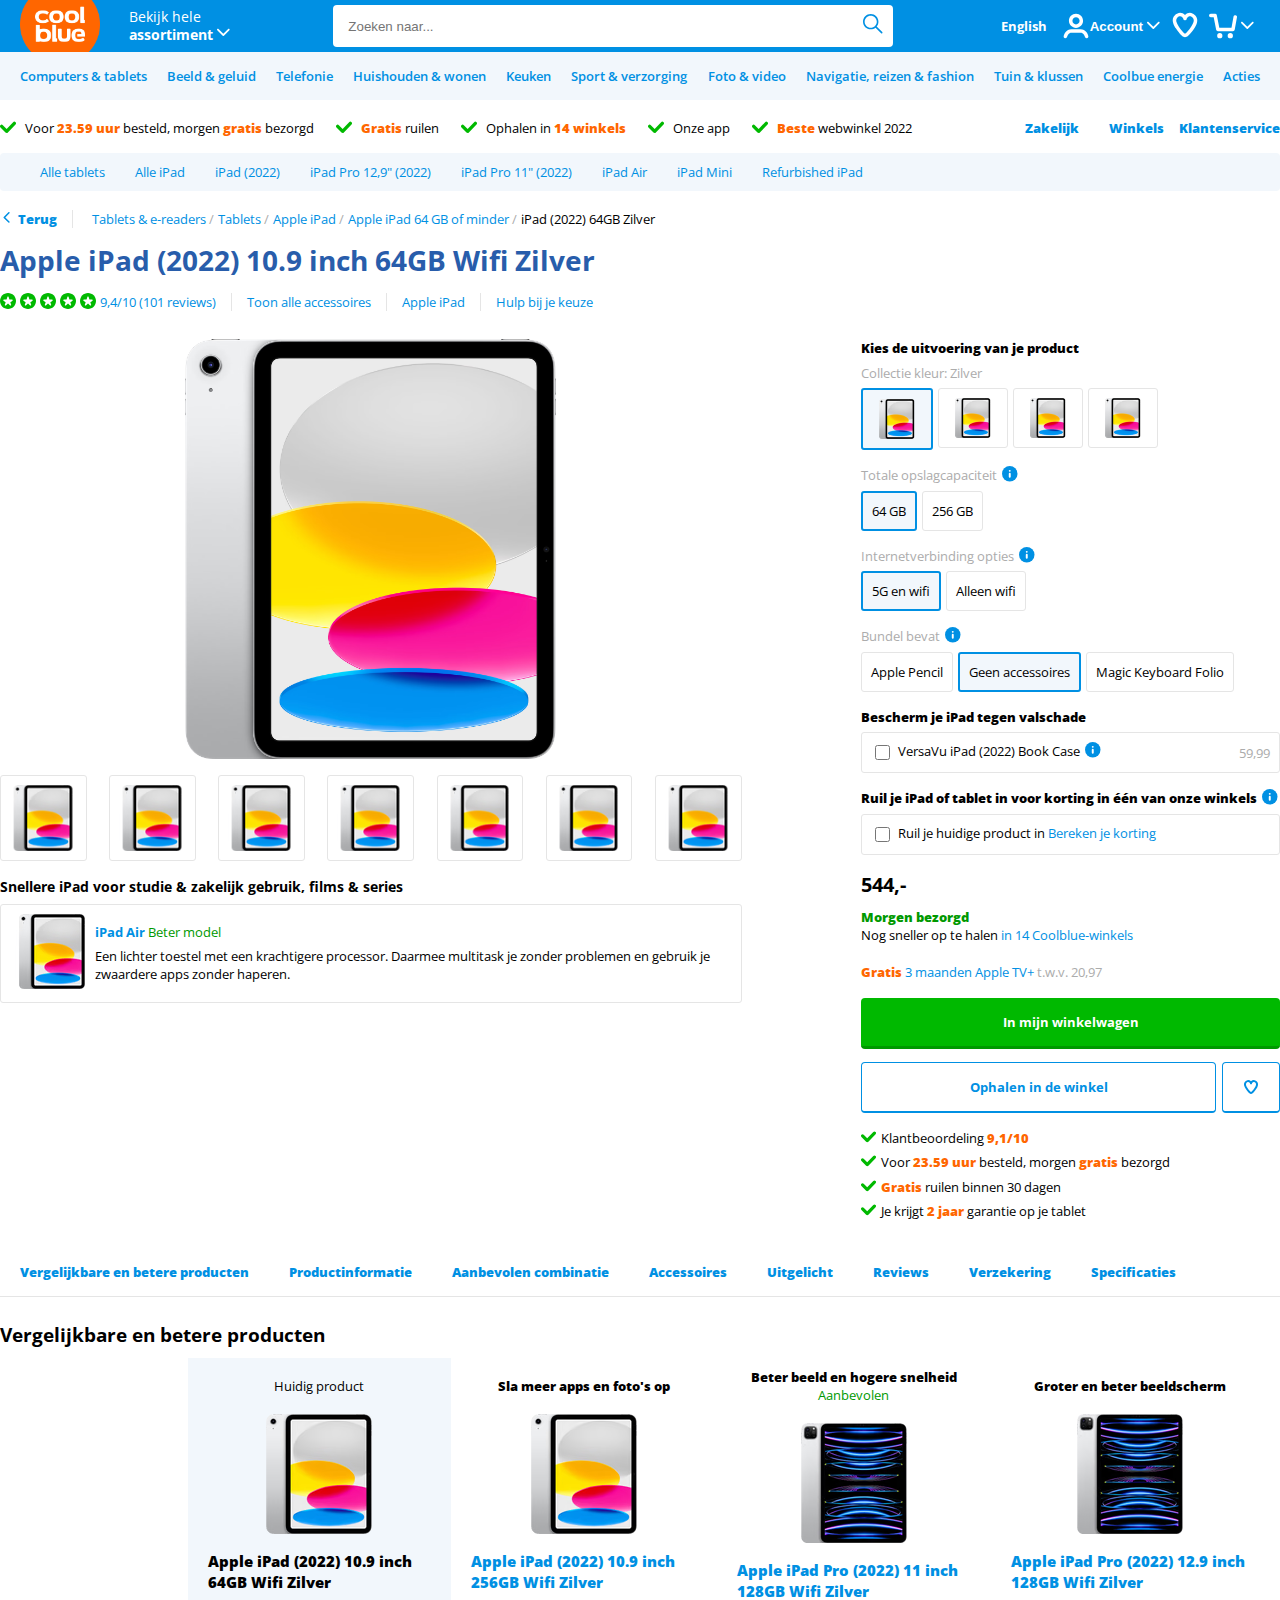
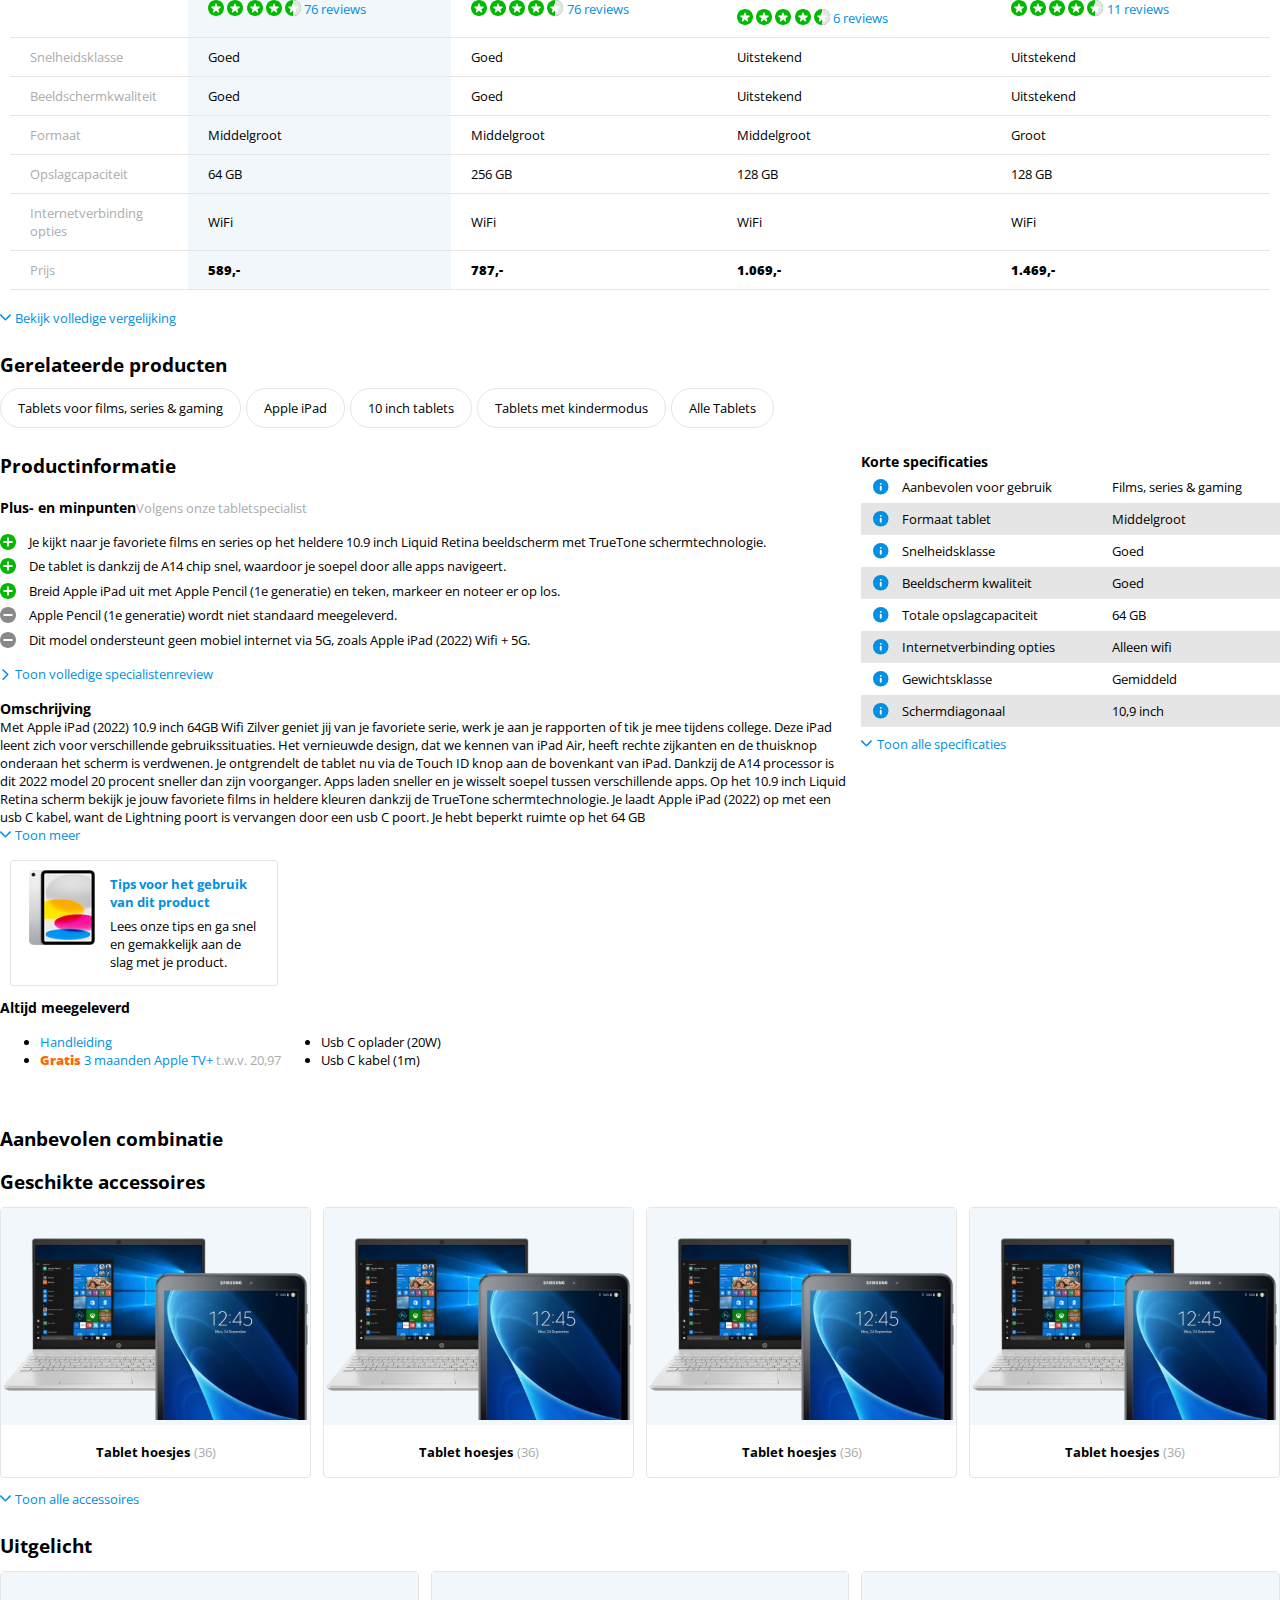
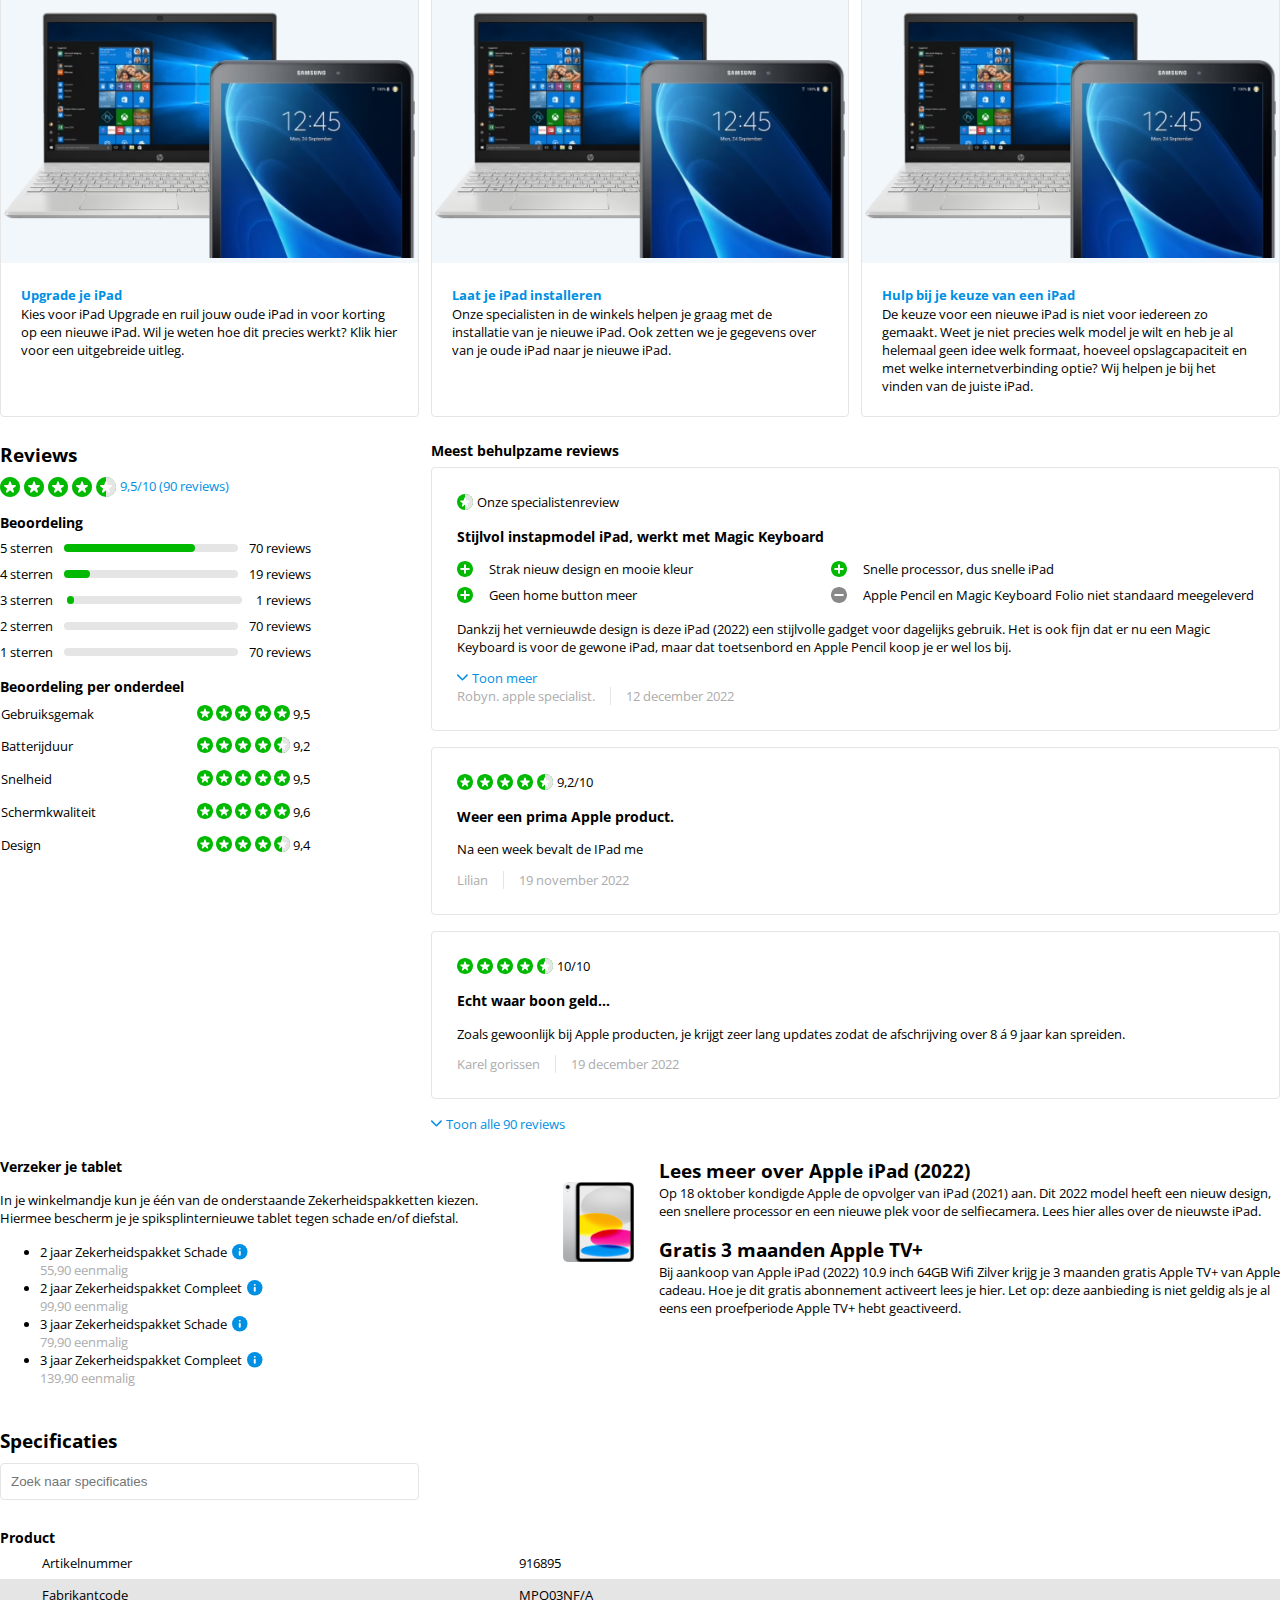
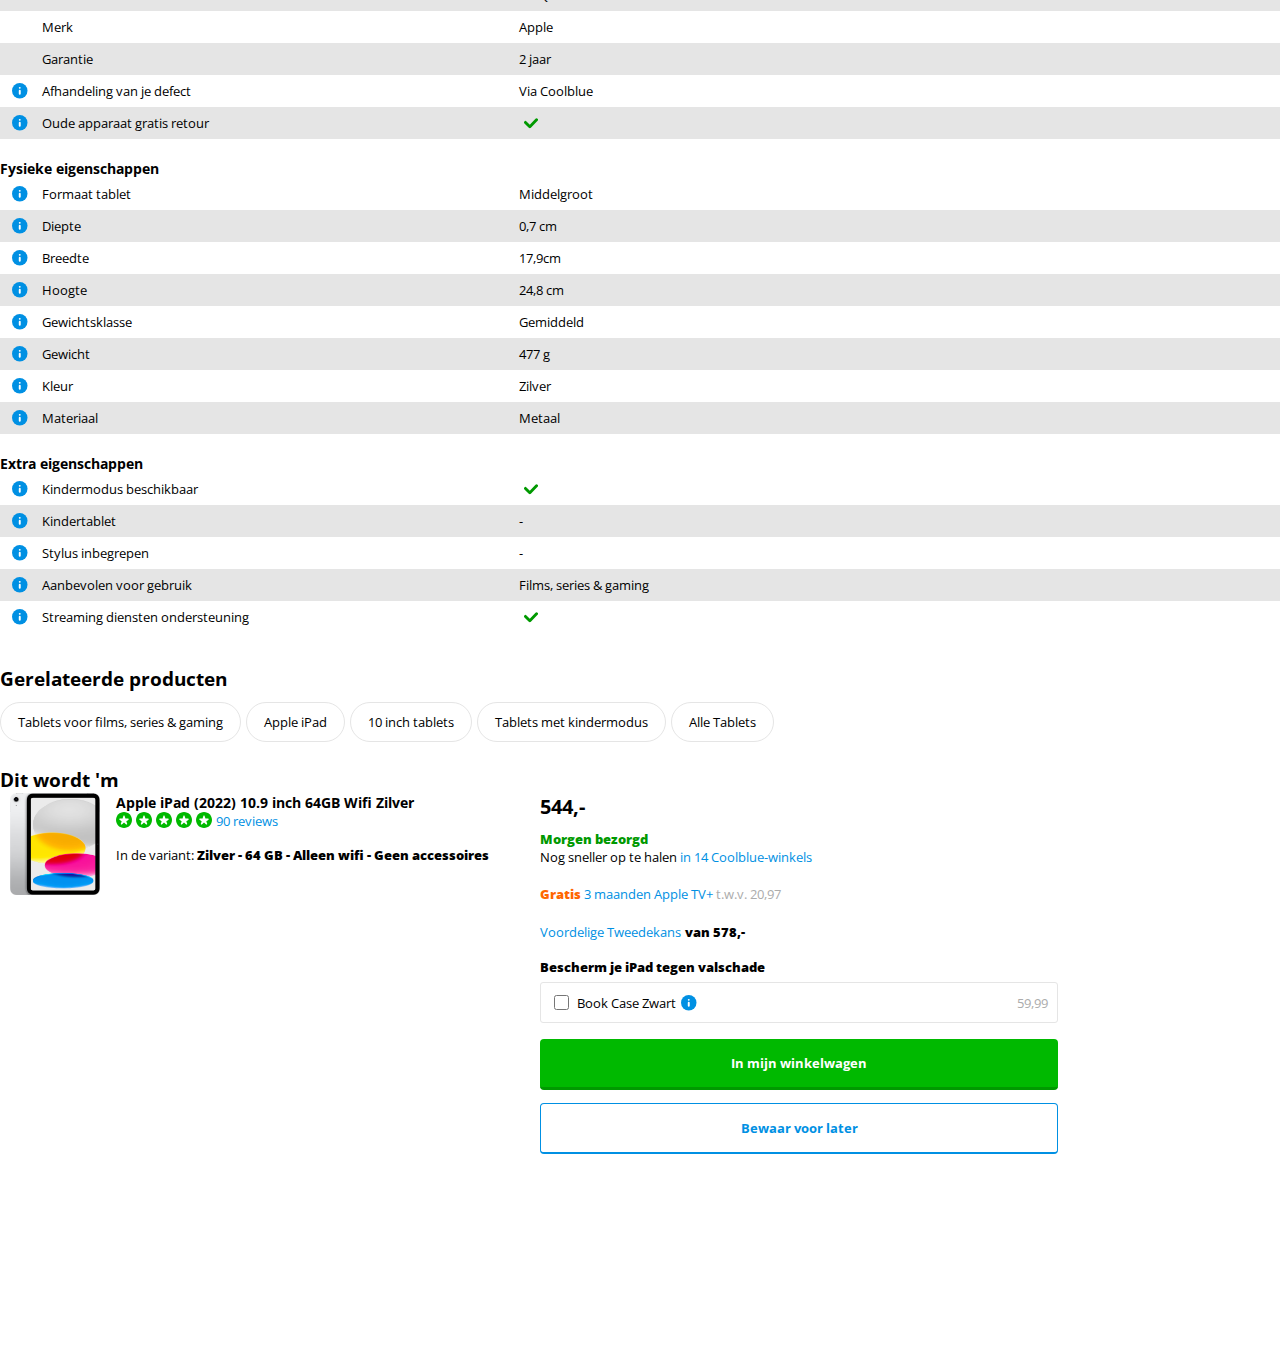
<file: pdp.html>
<!DOCTYPE html>
<html>

<head>
    <link rel="stylesheet" href="styles.css">
    <link href="https://fonts.googleapis.com/css2?family=Open+Sans" rel="stylesheet">
    <meta content="width=device-width, initial-scale=1" name="viewport" />
    <title>Coolblue - Alles voor een glimlach</title>
</head>

<body>
    <header class="header">
        <div class="overlay"></div>
        <div class="header-top flex">
            <button class="header-top__nav-toggle">
                <span class="header-top__nav-toggle__hamburger"></span>
                <div class="mobile-menu">
                    <div class="mobile-menu__top">
                        <div class="mobile-menu__top__title">Menu</div>
                        <svg class="icon--20 margin-right-sm js-close">
                            <use xlink:href="#icon-close"></use>
                        </svg>
                    </div>
                    <div class="mobile-menu__container">
                        <div class="mobile-menu__category__item all-categories">
                            <svg class="icon icon--14 icon__arrow">
                                <use xlink:href="#icon-arrow"></use>
                            </svg>
                            Alle categorieën
                        </div>
                        <div class="mobile-menu__categories">
                            <div class="mobile-menu__category" data-category="1" data-level="1">
                                <div class="mobile-menu__category__content">
                                    <div class="image-container">
                                        <img src="images/laptop.avif">
                                    </div>
                                    <div class="mobile-menu__category__title">Computers & tablets</div>
                                    <svg class="icon icon--14 icon__arrow">
                                        <use xlink:href="#icon-arrow"></use>
                                    </svg>
                                </div>

                                <div class="mobile-menu__category__submenu" data-category="1" data-level="2">
                                    <div class="mobile-menu__category__submenu__inner">
                                        <div class="mobile-menu__category__submenu__container">
                                            <h4>Computers & tablets</h4>
                                            <div class="mobile-menu__category__submenu__items">
                                                <div class="mobile-menu__category__submenu__item">
                                                    <p>Laptops, desktops & monitoren</p>
                                                    <svg class="icon icon--14 icon__arrow">
                                                        <use xlink:href="#icon-arrow"></use>
                                                    </svg>
                                                    <div class="mobile-menu__category__submenu__item__submenu"
                                                        data-category="1" data-level="3">
                                                        <div class="mobile-menu__category__item submenu"
                                                            data-submenu="1" data-level="4">
                                                            <svg class="icon icon--14 icon__arrow">
                                                                <use xlink:href="#icon-arrow"></use>
                                                            </svg>
                                                            Computers & tablets
                                                        </div>
                                                        <h4>Laptops, desktops & monitoren</h4>
                                                        <div class="mobile-menu__category__submenu__items">
                                                            <div class="mobile-menu__category__submenu__item">
                                                                <p>Laptops</p>
                                                                <svg class="icon icon--14 icon__arrow">
                                                                    <use xlink:href="#icon-arrow"></use>
                                                                </svg>
                                                            </div>
                                                            <div class="mobile-menu__category__submenu__item">
                                                                <p>Desktops PC's</p>
                                                                <svg class="icon icon--14 icon__arrow">
                                                                    <use xlink:href="#icon-arrow"></use>
                                                                </svg>
                                                            </div>
                                                            <div class="mobile-menu__category__submenu__item">
                                                                <p>Monitoren</p>
                                                                <svg class="icon icon--14 icon__arrow">
                                                                    <use xlink:href="#icon-arrow"></use>
                                                                </svg>
                                                            </div>
                                                            <div class="mobile-menu__category__submenu__item">
                                                                <p>Schoudertassen</p>
                                                                <svg class="icon icon--14 icon__arrow">
                                                                    <use xlink:href="#icon-arrow"></use>
                                                                </svg>
                                                            </div>
                                                            <div class="mobile-menu__category__submenu__item">
                                                                <p>Laptopstandaarden</p>
                                                                <svg class="icon icon--14 icon__arrow">
                                                                    <use xlink:href="#icon-arrow"></use>
                                                                </svg>
                                                            </div>
                                                            <div class="mobile-menu__category__submenu__item">
                                                                <p>Software</p>
                                                                <svg class="icon icon--14 icon__arrow">
                                                                    <use xlink:href="#icon-arrow"></use>
                                                                </svg>
                                                            </div>
                                                            <div class="mobile-menu__category__submenu__item">
                                                                <p>Public displays</p>
                                                                <svg class="icon icon--14 icon__arrow">
                                                                    <use xlink:href="#icon-arrow"></use>
                                                                </svg>
                                                            </div>
                                                            <div class="mobile-menu__category__submenu__item">
                                                                <p>Tweedekans laptops</p>
                                                                <svg class="icon icon--14 icon__arrow">
                                                                    <use xlink:href="#icon-arrow"></use>
                                                                </svg>
                                                            </div>
                                                        </div>
                                                    </div>
                                                </div>
                                                <div class="mobile-menu__category__submenu__item">
                                                    <p>Zakelijk</p>
                                                    <svg class="icon icon--14 icon__arrow">
                                                        <use xlink:href="#icon-arrow"></use>
                                                    </svg>
                                                </div>
                                                <div class="mobile-menu__category__submenu__item">
                                                    <p>Tablets & e-readers</p>
                                                    <svg class="icon icon--14 icon__arrow">
                                                        <use xlink:href="#icon-arrow"></use>
                                                    </svg>
                                                </div>
                                                <div class="mobile-menu__category__submenu__item">
                                                    <p>Gaming</p>
                                                    <svg class="icon icon--14 icon__arrow">
                                                        <use xlink:href="#icon-arrow"></use>
                                                    </svg>
                                                </div>
                                                <div class="mobile-menu__category__submenu__item">
                                                    <p>Printers & randapparatuur</p>
                                                    <svg class="icon icon--14 icon__arrow">
                                                        <use xlink:href="#icon-arrow"></use>
                                                    </svg>
                                                </div>
                                                <div class="mobile-menu__category__submenu__item">
                                                    <p>Geheugen & opslag</p>
                                                    <svg class="icon icon--14 icon__arrow">
                                                        <use xlink:href="#icon-arrow"></use>
                                                    </svg>
                                                </div>
                                                <div class="mobile-menu__category__submenu__item">
                                                    <p>Netwerk & internet</p>
                                                    <svg class="icon icon--14 icon__arrow">
                                                        <use xlink:href="#icon-arrow"></use>
                                                    </svg>
                                                </div>
                                                <div class="mobile-menu__category__submenu__item">
                                                    <p>Computer onderdelen</p>
                                                    <svg class="icon icon--14 icon__arrow">
                                                        <use xlink:href="#icon-arrow"></use>
                                                    </svg>
                                                </div>
                                            </div>
                                        </div>
                                    </div>
                                </div>
                            </div>
                            <div class="mobile-menu__category" data-category="2" data-level="1">
                                <div class="mobile-menu__category__content">
                                    <div class="image-container">
                                        <img src="images/tv.avif">
                                    </div>
                                    <div class="mobile-menu__category__title">Beeld & geluid</div>
                                    <svg class="icon icon--14 icon__arrow">
                                        <use xlink:href="#icon-arrow"></use>
                                    </svg>
                                </div>

                                <div class="mobile-menu__category__submenu" data-category="2" data-level="2">
                                    <div class="mobile-menu__category__submenu__inner">
                                        <div class="mobile-menu__category__submenu__container">
                                            <h4>Beeld & geluid</h4>
                                            <div class="mobile-menu__category__submenu__items">
                                                <div class="mobile-menu__category__submenu__item">
                                                    <p>Televisies & beamers</p>
                                                    <svg class="icon icon--14 icon__arrow">
                                                        <use xlink:href="#icon-arrow"></use>
                                                    </svg>
                                                    <div class="mobile-menu__category__submenu__item__submenu">
                                                        <div class="mobile-menu__category__item submenu">
                                                            <svg class="icon icon--14 icon__arrow">
                                                                <use xlink:href="#icon-arrow"></use>
                                                            </svg>
                                                            Beeld & geluid
                                                        </div>
                                                        <h4>Televisies & beamers</h4>
                                                        <div class="mobile-menu__category__submenu__items">
                                                            <div class="mobile-menu__category__submenu__item">
                                                                <p>Televisies</p>
                                                                <svg class="icon icon--14 icon__arrow">
                                                                    <use xlink:href="#icon-arrow"></use>
                                                                </svg>
                                                            </div>
                                                            <div class="mobile-menu__category__submenu__item">
                                                                <p>Tv beugels</p>
                                                                <svg class="icon icon--14 icon__arrow">
                                                                    <use xlink:href="#icon-arrow"></use>
                                                                </svg>
                                                            </div>
                                                            <div class="mobile-menu__category__submenu__item">
                                                                <p>Afstandsbedieningen</p>
                                                                <svg class="icon icon--14 icon__arrow">
                                                                    <use xlink:href="#icon-arrow"></use>
                                                                </svg>
                                                            </div>
                                                            <div class="mobile-menu__category__submenu__item">
                                                                <p>Beamers</p>
                                                                <svg class="icon icon--14 icon__arrow">
                                                                    <use xlink:href="#icon-arrow"></use>
                                                                </svg>
                                                            </div>
                                                            <div class="mobile-menu__category__submenu__item">
                                                                <p>Projectieschermen</p>
                                                                <svg class="icon icon--14 icon__arrow">
                                                                    <use xlink:href="#icon-arrow"></use>
                                                                </svg>
                                                            </div>
                                                            <div class="mobile-menu__category__submenu__item">
                                                                <p>Beamerbeugels</p>
                                                                <svg class="icon icon--14 icon__arrow">
                                                                    <use xlink:href="#icon-arrow"></use>
                                                                </svg>
                                                            </div>
                                                        </div>
                                                    </div>
                                                </div>
                                                <div class="mobile-menu__category__submenu__item">
                                                    <p>Televisie accessoires</p>
                                                    <svg class="icon icon--14 icon__arrow">
                                                        <use xlink:href="#icon-arrow"></use>
                                                    </svg>
                                                </div>
                                                <div class="mobile-menu__category__submenu__item">
                                                    <p>Audio voor onderweg</p>
                                                    <svg class="icon icon--14 icon__arrow">
                                                        <use xlink:href="#icon-arrow"></use>
                                                    </svg>
                                                </div>
                                                <div class="mobile-menu__category__submenu__item">
                                                    <p>Speakers en boxen</p>
                                                    <svg class="icon icon--14 icon__arrow">
                                                        <use xlink:href="#icon-arrow"></use>
                                                    </svg>
                                                </div>
                                                <div class="mobile-menu__category__submenu__item">
                                                    <p>Radio's en hifi</p>
                                                    <svg class="icon icon--14 icon__arrow">
                                                        <use xlink:href="#icon-arrow"></use>
                                                    </svg>
                                                </div>
                                                <div class="mobile-menu__category__submenu__item">
                                                    <p>Home cinema</p>
                                                    <svg class="icon icon--14 icon__arrow">
                                                        <use xlink:href="#icon-arrow"></use>
                                                    </svg>
                                                </div>
                                                <div class="mobile-menu__category__submenu__item">
                                                    <p>DJ gear</p>
                                                    <svg class="icon icon--14 icon__arrow">
                                                        <use xlink:href="#icon-arrow"></use>
                                                    </svg>
                                                </div>
                                                <div class="mobile-menu__category__submenu__item">
                                                    <p>Muziekinstrumenten, DJ en Studio gear</p>
                                                    <svg class="icon icon--14 icon__arrow">
                                                        <use xlink:href="#icon-arrow"></use>
                                                    </svg>
                                                </div>
                                            </div>
                                        </div>
                                    </div>
                                </div>
                            </div>
                            <div class="mobile-menu__category" data-category="3">
                                <div class="mobile-menu__category__content">
                                    <div class="image-container">
                                        <img src="images/phone.avif">
                                    </div>
                                    <div class="mobile-menu__category__title">Telefonie</div>
                                    <svg class="icon icon--14 icon__arrow">
                                        <use xlink:href="#icon-arrow"></use>
                                    </svg>
                                </div>
                            </div>
                            <div class="mobile-menu__category" data-category="4">
                                <div class="mobile-menu__category__content">
                                    <div class="image-container">
                                        <img src="images/huishouden.avif">
                                    </div>
                                    <div class="mobile-menu__category__title">Huishouden & wonen</div>
                                    <svg class="icon icon--14 icon__arrow">
                                        <use xlink:href="#icon-arrow"></use>
                                    </svg>
                                </div>
                            </div>
                            <div class="mobile-menu__category" data-category="5">
                                <div class="mobile-menu__category__content">
                                    <div class="image-container">
                                        <img src="images/keuken.avif">
                                    </div>
                                    <div class="mobile-menu__category__title">Keuken</div>
                                    <svg class="icon icon--14 icon__arrow">
                                        <use xlink:href="#icon-arrow"></use>
                                    </svg>
                                </div>
                            </div>
                            <div class="mobile-menu__category" data-category="6">
                                <div class="mobile-menu__category__content">
                                    <div class="image-container">
                                        <img src="images/sport.avif">
                                    </div>
                                    <div class="mobile-menu__category__title">Sport & verzorging</div>
                                    <svg class="icon icon--14 icon__arrow">
                                        <use xlink:href="#icon-arrow"></use>
                                    </svg>
                                </div>
                            </div>
                            <div class="mobile-menu__category" data-category="7">
                                <div class="mobile-menu__category__content">
                                    <div class="image-container">
                                        <img src="images/foto.avif">
                                    </div>
                                    <div class="mobile-menu__category__title">Foto & video</div>
                                    <svg class="icon icon--14 icon__arrow">
                                        <use xlink:href="#icon-arrow"></use>
                                    </svg>
                                </div>
                            </div>
                            <div class="mobile-menu__category" data-category="8">
                                <div class="mobile-menu__category__content">
                                    <div class="image-container">
                                        <img src="images/navigatie.avif">
                                    </div>
                                    <div class="mobile-menu__category__title">Navigatie, reizen & fashion</div>
                                    <svg class="icon icon--14 icon__arrow">
                                        <use xlink:href="#icon-arrow"></use>
                                    </svg>
                                </div>
                            </div>
                            <div class="mobile-menu__category" data-category="9">
                                <div class="mobile-menu__category__content">
                                    <div class="image-container">
                                        <img src="images/tuin.avif">
                                    </div>
                                    <div class="mobile-menu__category__title">Tuin & klussen</div>
                                    <svg class="icon icon--14 icon__arrow">
                                        <use xlink:href="#icon-arrow"></use>
                                    </svg>
                                </div>
                            </div>
                            <div class="mobile-menu__category" data-category="10">
                                <div class="mobile-menu__category__content">
                                    <div class="image-container">
                                        <img src="images/iphone.png">
                                    </div>
                                    <div class="mobile-menu__category__title">Coolblue Energie</div>
                                    <svg class="icon icon--14 icon__arrow">
                                        <use xlink:href="#icon-arrow"></use>
                                    </svg>
                                </div>
                            </div>
                            <div class="mobile-menu__category" data-category="11">
                                <div class="mobile-menu__category__content">
                                    <div class="image-container">
                                        <img src="images/acties.avif">
                                    </div>
                                    <div class="mobile-menu__category__title">Acties</div>
                                    <svg class="icon icon--14 icon__arrow">
                                        <use xlink:href="#icon-arrow"></use>
                                    </svg>
                                </div>
                            </div>
                        </div>

                        <div class="mobile-menu__customer">
                            <div class="mobile-menu__item">
                                <div class="mobile-menu__category__content">
                                    <div>Taal: Nederlands (NL)</div>
                                </div>
                                <svg class="icon icon--14 icon__arrow">
                                    <use xlink:href="#icon-arrow"></use>
                                </svg>
                            </div>
                            <div class="mobile-menu__item">Mijn Coolblue</div>
                            <div class="mobile-menu__item">Klantenservice</div>
                            <div class="mobile-menu__item">Zakelijk</div>
                        </div>
                    </div>
                </div>
            </button>
            <div class="header-top_logo_container">
                <img src="images/Logo.png" class="header-top__logo">
            </div>
            <div class="header-top__navigation padding-sm js-open">Bekijk hele
                <div class="flex">
                    <p><strong>assortiment</strong></p>
                    <svg class="icon icon--14 icon__arrow">
                        <use xlink:href="#icon-arrow"></use>
                    </svg>
                </div>
                <div class="header-top__navigation__dropdown">
                    <div class="header-top__navigation__dropdown__inner">
                        <div class="header-top__navigation__dropdown__categories">
                            <div class="header-top__navigation__dropdown__category">
                                <h4>Computers & tablets</h4>
                                <div class="header-top__navigation__dropdown__category__items">
                                    <div class="header-top__navigation__dropdown__category__item">
                                        <h3>Computers & tablets</h3>
                                        <p>Laptops</p>
                                        <p>Gaming laptops</p>
                                        <p>Apple Macbook</p>
                                        <p>Desktops</p>
                                        <p>Gaming desktops</p>
                                        <p>Monitoren</p>
                                    </div>
                                    <div class="header-top__navigation__dropdown__category__item">
                                        <h3>Computers & tablets</h3>
                                        <p>Laptops</p>
                                        <p>Gaming laptops</p>
                                        <p>Apple Macbook</p>
                                        <p>Desktops</p>
                                        <p>Gaming desktops</p>
                                        <p>Monitoren</p>
                                    </div>
                                    <div class="header-top__navigation__dropdown__category__item">
                                        <h3>Computers & tablets</h3>
                                        <p>Laptops</p>
                                        <p>Gaming laptops</p>
                                        <p>Apple Macbook</p>
                                        <p>Desktops</p>
                                        <p>Gaming desktops</p>
                                        <p>Monitoren</p>
                                    </div>
                                    <div class="header-top__navigation__dropdown__category__item">
                                        <h3>Computers & tablets</h3>
                                        <p>Laptops</p>
                                        <p>Gaming laptops</p>
                                        <p>Apple Macbook</p>
                                        <p>Desktops</p>
                                        <p>Gaming desktops</p>
                                        <p>Monitoren</p>
                                    </div>
                                    <div class="header-top__navigation__dropdown__category__item">
                                        <h3>Computers & tablets</h3>
                                        <p>Laptops</p>
                                        <p>Gaming laptops</p>
                                        <p>Apple Macbook</p>
                                        <p>Desktops</p>
                                        <p>Gaming desktops</p>
                                        <p>Monitoren</p>
                                    </div>
                                    <div class="header-top__navigation__dropdown__category__item">
                                        <h3>Computers & tablets</h3>
                                        <p>Laptops</p>
                                        <p>Gaming laptops</p>
                                        <p>Apple Macbook</p>
                                        <p>Desktops</p>
                                        <p>Gaming desktops</p>
                                        <p>Monitoren</p>
                                    </div>
                                    <div class="header-top__navigation__dropdown__category__item">
                                        <h3>Computers & tablets</h3>
                                        <p>Laptops</p>
                                        <p>Gaming laptops</p>
                                        <p>Apple Macbook</p>
                                        <p>Desktops</p>
                                        <p>Gaming desktops</p>
                                        <p>Monitoren</p>
                                    </div>
                                    <div class="header-top__navigation__dropdown__category__item">
                                        <h3>Computers & tablets</h3>
                                        <p>Laptops</p>
                                        <p>Gaming laptops</p>
                                        <p>Apple Macbook</p>
                                        <p>Desktops</p>
                                        <p>Gaming desktops</p>
                                        <p>Monitoren</p>
                                    </div>
                                </div>
                            </div>
                            <div class="header-top__navigation__dropdown__category">
                                <h4>Beeld & geluid</h4>
                                <div class="header-top__navigation__dropdown__category__items">
                                    <div class="header-top__navigation__dropdown__category__item">
                                        <h3>Beeld & geluid</h3>
                                        <p>Laptops</p>
                                        <p>Gaming laptops</p>
                                        <p>Apple Macbook</p>
                                        <p>Desktops</p>
                                        <p>Gaming desktops</p>
                                        <p>Monitoren</p>
                                    </div>
                                    <div class="header-top__navigation__dropdown__category__item">
                                        <h3>Beeld & geluid</h3>
                                        <p>Laptops</p>
                                        <p>Gaming laptops</p>
                                        <p>Apple Macbook</p>
                                        <p>Desktops</p>
                                        <p>Gaming desktops</p>
                                        <p>Monitoren</p>
                                    </div>
                                    <div class="header-top__navigation__dropdown__category__item">
                                        <h3>Beeld & geluid</h3>
                                        <p>Laptops</p>
                                        <p>Gaming laptops</p>
                                        <p>Apple Macbook</p>
                                        <p>Desktops</p>
                                        <p>Gaming desktops</p>
                                        <p>Monitoren</p>
                                    </div>
                                    <div class="header-top__navigation__dropdown__category__item">
                                        <h3>Beeld & geluid</h3>
                                        <p>Laptops</p>
                                        <p>Gaming laptops</p>
                                        <p>Apple Macbook</p>
                                        <p>Desktops</p>
                                        <p>Gaming desktops</p>
                                        <p>Monitoren</p>
                                    </div>
                                    <div class="header-top__navigation__dropdown__category__item">
                                        <h3>Beeld & geluid</h3>
                                        <p>Laptops</p>
                                        <p>Gaming laptops</p>
                                        <p>Apple Macbook</p>
                                        <p>Desktops</p>
                                        <p>Gaming desktops</p>
                                        <p>Monitoren</p>
                                    </div>
                                    <div class="header-top__navigation__dropdown__category__item">
                                        <h3>Beeld & geluid</h3>
                                        <p>Laptops</p>
                                        <p>Gaming laptops</p>
                                        <p>Apple Macbook</p>
                                        <p>Desktops</p>
                                        <p>Gaming desktops</p>
                                        <p>Monitoren</p>
                                    </div>
                                    <div class="header-top__navigation__dropdown__category__item">
                                        <h3>Beeld & geluid</h3>
                                        <p>Laptops</p>
                                        <p>Gaming laptops</p>
                                        <p>Apple Macbook</p>
                                        <p>Desktops</p>
                                        <p>Gaming desktops</p>
                                        <p>Monitoren</p>
                                    </div>
                                    <div class="header-top__navigation__dropdown__category__item">
                                        <h3>Tablets & e-readers</h3>
                                        <p>Tablets</p>
                                        <p>Apple Ipad</p>
                                        <p>Samsung Tablets</p>
                                        <p>Lenovo Tablets</p>
                                        <p>Tablethoezen</p>
                                        <p>E-readers</p>
                                    </div>
                                </div>
                            </div>
                            <div class="header-top__navigation__dropdown__category">
                                <h4>Telefonie</h4>
                                <div class="header-top__navigation__dropdown__category__items">
                                    <div class="header-top__navigation__dropdown__category__item">
                                        <h3>test test</h3>
                                        <p>Laptops</p>
                                        <p>Gaming laptops</p>
                                        <p>Apple fdfdfdf</p>
                                        <p>Desktops</p>
                                        <p>Gaming desktops</p>
                                        <p>Monitoren</p>
                                    </div>
                                    <div class="header-top__navigation__dropdown__category__item">
                                        <h3>Tablets & e-readers</h3>
                                        <p>Tablets</p>
                                        <p>Apple Ipad</p>
                                        <p>Samsungasdfsdfd Tablets</p>
                                        <p>Lenovo Tablets</p>
                                        <p>Tabflethoezen</p>
                                        <p>E-readers</p>
                                    </div>
                                    <div class="header-top__navigation__dropdown__category__item">
                                        <h3>Laptops, desktops & monitoren</h3>
                                        <p>Laptops</p>
                                        <p>Gaming laptops</p>
                                        <p>Apple Macbook</p>
                                        <p>Desktops</p>
                                        <p>Gamingdfdf desktops</p>
                                        <p>Monitoren</p>
                                    </div>
                                    <div class="header-top__navigation__dropdown__category__item">
                                        <h3>Tablets & e-readers</h3>
                                        <p>Tablets</p>
                                        <p>Apple Ipad</p>
                                        <p>Samsung Tablets</p>
                                        <p>Lenovo Tablets</p>
                                        <p>Tablethoezen</p>
                                        <p>E-readers</p>
                                    </div>
                                    <div class="header-top__navigation__dropdown__category__item">
                                        <h3>Laptops, desktops & monitoren</h3>
                                        <p>Laptops</p>
                                        <p>Gaming laptops</p>
                                        <p>Apple Macbook</p>
                                        <p>Desktops</p>
                                        <p>Gaming desktops</p>
                                        <p>Monitoren</p>
                                    </div>
                                    <div class="header-top__navigation__dropdown__category__item">
                                        <h3>Tablets & e-readers</h3>
                                        <p>Tablets</p>
                                        <p>Apple Ipad</p>
                                        <p>Samsung Tablets</p>
                                        <p>Lenovo Tablets</p>
                                        <p>Tablethoezen</p>
                                        <p>E-readers</p>
                                    </div>
                                    <div class="header-top__navigation__dropdown__category__item">
                                        <h3>Laptops, desktops & monitoren</h3>
                                        <p>Laptops</p>
                                        <p>Gaming laptops</p>
                                        <p>Apple Macbook</p>
                                        <p>Desktops</p>
                                        <p>Gaming desktops</p>
                                        <p>Monitoren</p>
                                    </div>
                                    <div class="header-top__navigation__dropdown__category__item">
                                        <h3>Tablets & e-readers</h3>
                                        <p>Tablets</p>
                                        <p>Apple Ipad</p>
                                        <p>Samsung Tablets</p>
                                        <p>Lenovo Tablets</p>
                                        <p>Tablethoezen</p>
                                        <p>E-readers</p>
                                    </div>
                                </div>
                            </div>
                            <div class="header-top__navigation__dropdown__category">
                                <h4>Huishouden & wonen</h4>
                                <div class="header-top__navigation__dropdown__category__items">
                                    <div class="header-top__navigation__dropdown__category__item">
                                        <h3>Laptops, desktops & monitoren</h3>
                                        <p>Laptops</p>
                                        <p>Gaming laptops</p>
                                        <p>Apple Macbook</p>
                                        <p>Desktops</p>
                                        <p>Gaming desktops</p>
                                        <p>Monitoren</p>
                                    </div>
                                    <div class="header-top__navigation__dropdown__category__item">
                                        <h3>Tablets & e-readers</h3>
                                        <p>Tablets</p>
                                        <p>Apple Ipad</p>
                                        <p>Samsung Tablets</p>
                                        <p>Lenovo Tablets</p>
                                        <p>Tabletdfdfhoezen</p>
                                        <p>E-readers</p>
                                    </div>
                                    <div class="header-top__navigation__dropdown__category__item">
                                        <h3>Laptops, desktops & monitoren</h3>
                                        <p>Laptops</p>
                                        <p>Gaming laptops</p>
                                        <p>Apple Macbook</p>
                                        <p>Desktdfdfops</p>
                                        <p>Gaming desktops</p>
                                        <p>Monitoren</p>
                                    </div>
                                    <div class="header-top__navigation__dropdown__category__item">
                                        <h3>Tablets & e-readers</h3>
                                        <p>Tablets</p>
                                        <p>Apple Ipad</p>
                                        <p>Samsung Tablets</p>
                                        <p>Lenovodfdf Tablets</p>
                                        <p>Tablethoezen</p>
                                        <p>E-readers</p>
                                    </div>
                                    <div class="header-top__navigation__dropdown__category__item">
                                        <h3>Laptops, desktops & monitoren</h3>
                                        <p>Laptdfdfops</p>
                                        <p>Gaming laptops</p>
                                        <p>Apple Macbook</p>
                                        <p>Desdfdfktops</p>
                                        <p>Gaming desktops</p>
                                        <p>Monitoren</p>
                                    </div>
                                    <div class="header-top__navigation__dropdown__category__item">
                                        <h3>Tablets & e-readers</h3>
                                        <p>Tablets</p>
                                        <p>Appledf Ipad</p>
                                        <p>Samsung Tablets</p>
                                        <p>Lenovo Tablets</p>
                                        <p>Tabledfthoezen</p>
                                        <p>E-readers</p>
                                    </div>
                                    <div class="header-top__navigation__dropdown__category__item">
                                        <h3>Laptops, desktops & monitoren</h3>
                                        <p>Laptops</p>
                                        <p>Gaming laptops</p>
                                        <p>Apple Macbook</p>
                                        <p>Desktops</p>
                                        <p>Gamingdf desktops</p>
                                        <p>Monitoren</p>
                                    </div>
                                    <div class="header-top__navigation__dropdown__category__item">
                                        <h3>Tablets & e-readers</h3>
                                        <p>Tablets</p>
                                        <p>Appldfe Ipad</p>
                                        <p>Samsung Tablets</p>
                                        <p>Lenovo Tablets</p>
                                        <p>Tabledfthoezen</p>
                                        <p>E-readers</p>
                                    </div>
                                </div>
                            </div>
                            <div class="header-top__navigation__dropdown__category">
                                <h4>Keuken</h4>
                                <div class="header-top__navigation__dropdown__category__items">
                                    <div class="header-top__navigation__dropdown__category__item">
                                        <h3>Laptops, desktops & monitoren</h3>
                                        <p>Lapdftops</p>
                                        <p>Gaming laptops</p>
                                        <p>Appdfle Macbook</p>
                                        <p>Desktops</p>
                                        <p>Gaming desktops</p>
                                        <p>Monitoren</p>
                                    </div>
                                    <div class="header-top__navigation__dropdown__category__item">
                                        <h3>Tablets & e-readers</h3>
                                        <p>Tablets</p>
                                        <p>Apple Ipad</p>
                                        <p>Samsung Tablets</p>
                                        <p>Lenovo Tadfblets</p>
                                        <p>Tablethoezen</p>
                                        <p>E-readers</p>
                                    </div>
                                    <div class="header-top__navigation__dropdown__category__item">
                                        <h3>Laptops, desktops & monitoren</h3>
                                        <p>Laptops</p>
                                        <p>Gaming laptops</p>
                                        <p>Apple fMacbook</p>
                                        <p>Desktops</p>
                                        <p>Gamingd desktops</p>
                                        <p>Monitoren</p>
                                    </div>
                                    <div class="header-top__navigation__dropdown__category__item">
                                        <h3>Tablets & e-readers</h3>
                                        <p>Tablets</p>
                                        <p>Appdfle Ipad</p>
                                        <p>Samsung Tablets</p>
                                        <p>Lenovo Tablets</p>
                                        <p>Tabletdfhoezen</p>
                                        <p>E-readers</p>
                                    </div>
                                    <div class="header-top__navigation__dropdown__category__item">
                                        <h3>Laptops, desktops & monitoren</h3>
                                        <p>Laptops</p>
                                        <p>Gaming laptops</p>
                                        <p>Apple Mdfacbook</p>
                                        <p>Desktops</p>
                                        <p>Gamidfng desktops</p>
                                        <p>Monitoren</p>
                                    </div>
                                    <div class="header-top__navigation__dropdown__category__item">
                                        <h3>Tablets & e-readers</h3>
                                        <p>Tablets</p>
                                        <p>Appsdfle Ipad</p>
                                        <p>Samsung Tablets</p>
                                        <p>Lenovdfo Tablets</p>
                                        <p>Tablethoezen</p>
                                        <p>E-readers</p>
                                    </div>
                                    <div class="header-top__navigation__dropdown__category__item">
                                        <h3>Laptops, desktops & monitoren</h3>
                                        <p>Laptops</p>
                                        <p>Gaming laptops</p>
                                        <p>Appldfe Macbook</p>
                                        <p>Desktops</p>
                                        <p>Gamindfg desktops</p>
                                        <p>Monitoren</p>
                                    </div>
                                    <div class="header-top__navigation__dropdown__category__item">
                                        <h3>Tablets & e-readers</h3>
                                        <p>Tabletsdf</p>
                                        <p>Apple Ipad</p>
                                        <p>Samsung Tablets</p>
                                        <p>Lenovo Tablets</p>
                                        <p>Tablethoezen</p>
                                        <p>E-readers</p>
                                    </div>
                                </div>
                            </div>
                            <div class="header-top__navigation__dropdown__category">
                                <h4>Sport & verzorging</h4>
                                <div class="header-top__navigation__dropdown__category__items">
                                    <div class="header-top__navigation__dropdown__category__item">
                                        <h3>Laptops, desktops & monitoren</h3>
                                        <p>Laptops</p>
                                        <p>Gaming laptops</p>
                                        <p>Apple Macbook</p>
                                        <p>Desktops</p>
                                        <p>Gamingdf desktops</p>
                                        <p>Monitoren</p>
                                    </div>
                                    <div class="header-top__navigation__dropdown__category__item">
                                        <h3>Tablets & e-readers</h3>
                                        <p>Tablets</p>
                                        <p>Appledf Ipad</p>
                                        <p>Samsung Tablets</p>
                                        <p>Lenovo Tablets</p>
                                        <p>Tablethoezen</p>
                                        <p>E-readers</p>
                                    </div>
                                    <div class="header-top__navigation__dropdown__category__item">
                                        <h3>Laptops, desktops & monitoren</h3>
                                        <p>Laptodfps</p>
                                        <p>Gaming laptops</p>
                                        <p>Apple Macbook</p>
                                        <p>Desktops</p>
                                        <p>Gaming desktops</p>
                                        <p>Monitoren</p>
                                    </div>
                                    <div class="header-top__navigation__dropdown__category__item">
                                        <h3>Tablets & e-readers</h3>
                                        <p>Tablets</p>
                                        <p>Appledf Ipad</p>
                                        <p>Samsung Tablets</p>
                                        <p>Lenovo Tablets</p>
                                        <p>Tdfablethoezen</p>
                                        <p>E-readers</p>
                                    </div>
                                    <div class="header-top__navigation__dropdown__category__item">
                                        <h3>Laptops, desktops & monitoren</h3>
                                        <p>Laptops</p>
                                        <p>Gamdfing laptops</p>
                                        <p>Adfpple Macbook</p>
                                        <p>Desktops</p>
                                        <p>Gaming desktops</p>
                                        <p>Monitoren</p>
                                    </div>
                                    <div class="header-top__navigation__dropdown__category__item">
                                        <h3>Tablets & e-readers</h3>
                                        <p>Apple Ipad</p>
                                        <p>Samsung Tablets</p>
                                        <p>Lenodfdfvo Tablets</p>
                                        <p>Tabledfthoezen</p>
                                        <p>E-readers</p>
                                    </div>
                                    <div class="header-top__navigation__dropdown__category__item">
                                        <h3>Laptdfops, desktops & monitoren</h3>
                                        <p>Laptops</p>
                                        <p>Gaming laptops</p>
                                        <p>Apple Macbook</p>
                                        <p>Desktops</p>
                                        <p>Gaming desktops</p>
                                        <p>Monitoren</p>
                                    </div>
                                    <div class="header-top__navigation__dropdown__category__item">
                                        <h3>Tablets & e-readers</h3>
                                        <p>Tablets</p>
                                        <p>Apple Ipad</p>
                                        <p>Samsung Tablets</p>
                                        <p>Lenovo Tablets</p>
                                        <p>Tablethoezen</p>
                                        <p>E-readers</p>
                                    </div>
                                </div>
                            </div>
                            <div class="header-top__navigation__dropdown__category">
                                <h4>Foto & video</h4>
                                <div class="header-top__navigation__dropdown__category__items">
                                    <div class="header-top__navigation__dropdown__category__item">
                                        <h3>Laptops, desktops & monitoren</h3>
                                        <p>Laptops</p>
                                        <p>Gaming laptops</p>
                                        <p>Appledf Macbook</p>
                                        <p>Desktops</p>
                                        <p>Gaming desktops</p>
                                        <p>Monitoren</p>
                                    </div>
                                    <div class="header-top__navigation__dropdown__category__item">
                                        <h3>Tablets & e-readers</h3>
                                        <p>Tablets</p>
                                        <p>Apple Ipad</p>
                                        <p>Samsung Tablets</p>
                                        <p>Lenovo Tablets</p>
                                        <p>Tabdflethoezen</p>
                                        <p>E-readers</p>
                                    </div>
                                    <div class="header-top__navigation__dropdown__category__item">
                                        <h3>Laptops, desktops & monitoren</h3>
                                        <p>Laptops</p>
                                        <p>Gaming laptops</p>
                                        <p>Apple Macbook</p>
                                        <p>Desktops</p>
                                        <p>Gaming desktops</p>
                                        <p>Monitoren</p>
                                    </div>
                                    <div class="header-top__navigation__dropdown__category__item">
                                        <h3>Tablets & e-readers</h3>
                                        <p>Tablets</p>
                                        <p>Apple Ipad</p>
                                        <p>Samsung Tablets</p>
                                        <p>Lenovo Tablets</p>
                                        <p>Tablethoezen</p>
                                        <p>E-readers</p>
                                    </div>
                                    <div class="header-top__navigation__dropdown__category__item">
                                        <h3>Laptops, desktops & monitoren</h3>
                                        <p>Laptops</p>
                                        <p>Gaming laptops</p>
                                        <p>Apple Macbook</p>
                                        <p>Desktops</p>
                                        <p>Gaming desktops</p>
                                        <p>Monitoren</p>
                                    </div>
                                    <div class="header-top__navigation__dropdown__category__item">
                                        <h3>Tablets & e-readers</h3>
                                        <p>Tablets</p>
                                        <p>Apple Ipad</p>
                                        <p>Samsung Tablets</p>
                                        <p>Lenovo Tablets</p>
                                        <p>Tablethoezen</p>
                                        <p>E-readers</p>
                                    </div>
                                    <div class="header-top__navigation__dropdown__category__item">
                                        <h3>Laptops, desktops & monitoren</h3>
                                        <p>Laptops</p>
                                        <p>Gaming laptops</p>
                                        <p>Apple Macbook</p>
                                        <p>Desktops</p>
                                        <p>Gamindfdfdg desktops</p>
                                        <p>Monitoren</p>
                                    </div>
                                    <div class="header-top__navigation__dropdown__category__item">
                                        <h3>Tablets & e-readers</h3>
                                        <p>Tablets</p>
                                        <p>Apple Ipad</p>
                                        <p>Samsung Tablets</p>
                                        <p>Lenovo Tablets</p>
                                        <p>Tabledfthoezen</p>
                                        <p>E-readers</p>
                                    </div>
                                </div>
                            </div>
                            <div class="header-top__navigation__dropdown__category">
                                <h4>Navigatie, reizen & fashion</h4>
                                <div class="header-top__navigation__dropdown__category__items">
                                    <div class="header-top__navigation__dropdown__category__item">
                                        <h3>Laptops, desktops & monitoren</h3>
                                        <p>Laptops</p>
                                        <p>Gamingdfdfdf laptops</p>
                                        <p>Apple Macbook</p>
                                        <p>Desktops</p>
                                        <p>Gaming desktops</p>
                                        <p>Monitoren</p>
                                    </div>
                                    <div class="header-top__navigation__dropdown__category__item">
                                        <h3>Tablets & e-readers</h3>
                                        <p>Tablets</p>
                                        <p>Apple Ipad</p>
                                        <p>Samsung Tablets</p>
                                        <p>Lenovo Tablets</p>
                                        <p>Tablethoezen</p>
                                        <p>E-readers</p>
                                    </div>
                                    <div class="header-top__navigation__dropdown__category__item">
                                        <h3>Laptops, desktops & monitoren</h3>
                                        <p>Laptops</p>
                                        <p>Gaming laptops</p>
                                        <p>Apple Macbook</p>
                                        <p>Desktops</p>
                                        <p>Gaming desktops</p>
                                        <p>Monitoren</p>
                                    </div>
                                    <div class="header-top__navigation__dropdown__category__item">
                                        <h3>Tablets & e-readers</h3>
                                        <p>Tablets</p>
                                        <p>Apple Ipad</p>
                                        <p>Samsung Tablets</p>
                                        <p>Lenovo Tablets</p>
                                        <p>Tablethoezen</p>
                                        <p>E-readers</p>
                                    </div>
                                    <div class="header-top__navigation__dropdown__category__item">
                                        <h3>Laptops, desktops & monitoren</h3>
                                        <p>Laptops</p>
                                        <p>Gaming laptops</p>
                                        <p>Apple Macbook</p>
                                        <p>Desktops</p>
                                        <p>Gaminsdfg desktops</p>
                                        <p>Monitoren</p>
                                    </div>
                                    <div class="header-top__navigation__dropdown__category__item">
                                        <h3>Tabdfsfdlets & e-readers</h3>
                                        <p>Tablets</p>
                                        <p>Apple Ipad</p>
                                        <p>Samsung Tablets</p>
                                        <p>Lenovo Tablets</p>
                                        <p>Tablethoezen</p>
                                        <p>E-readers</p>
                                    </div>
                                    <div class="header-top__navigation__dropdown__category__item">
                                        <h3>Laptops, desktops & monitoren</h3>
                                        <p>Laptops</p>
                                        <p>Gaming laptops</p>
                                        <p>Apple Macbook</p>
                                        <p>Desktops</p>
                                        <p>Gaming desktops</p>
                                        <p>Monitoren</p>
                                    </div>
                                    <div class="header-top__navigation__dropdown__category__item">
                                        <h3>Tablets & e-readers</h3>
                                        <p>Tablets</p>
                                        <p>Apple Ipad</p>
                                        <p>Samsung Tablets</p>
                                        <p>Lenovo Tablets</p>
                                        <p>Tablethoezen</p>
                                        <p>E-readers</p>
                                    </div>
                                </div>
                            </div>
                            <div class="header-top__navigation__dropdown__category">
                                <h4>Tuin & klussen</h4>
                                <div class="header-top__navigation__dropdown__category__items">
                                    <div class="header-top__navigation__dropdown__category__item">
                                        <h3>Laptops, desktops & monitoren</h3>
                                        <p>Lapfdftops</p>
                                        <p>Gaming laptops</p>
                                        <p>Apple Macbook</p>
                                        <p>Desktops</p>
                                        <p>Gaming desktops</p>
                                        <p>Monitoren</p>
                                    </div>
                                    <div class="header-top__navigation__dropdown__category__item">
                                        <h3>Tabldfdfets & e-readers</h3>
                                        <p>Tablets</p>
                                        <p>Apple Ipad</p>
                                        <p>Samsung Tablets</p>
                                        <p>Lenovo Tablets</p>
                                        <p>Tablethoezen</p>
                                        <p>E-readers</p>
                                    </div>
                                    <div class="header-top__navigation__dropdown__category__item">
                                        <h3>Laptops, desktops & monitoren</h3>
                                        <p>Laptops</p>
                                        <p>Gaming laptops</p>
                                        <p>Apple Macbook</p>
                                        <p>Desktops</p>
                                        <p>Gaming desktops</p>
                                        <p>Monitoren</p>
                                    </div>
                                    <div class="header-top__navigation__dropdown__category__item">
                                        <h3>Tablets & e-readers</h3>
                                        <p>Tablets</p>
                                        <p>Appledf Ipad</p>
                                        <p>Samsung Tablets</p>
                                        <p>Lenovo Tablets</p>
                                        <p>Tabletdfhoezen</p>
                                        <p>E-readers</p>
                                    </div>
                                    <div class="header-top__navigation__dropdown__category__item">
                                        <h3>Laptops, desktops & monitoren</h3>
                                        <p>Laptops</p>
                                        <p>Gaming laptops</p>
                                        <p>Apple Macbook</p>
                                        <p>Desktops</p>
                                        <p>Gaming desktops</p>
                                        <p>Monitoren</p>
                                    </div>
                                    <div class="header-top__navigation__dropdown__category__item">
                                        <h3>Tablets & e-readers</h3>
                                        <p>Tablets</p>
                                        <p>Apple Ipad</p>
                                        <p>Samsung Tablets</p>
                                        <p>Lenovo Tablets</p>
                                        <p>Tablethoezen</p>
                                        <p>E-readers</p>
                                    </div>
                                    <div class="header-top__navigation__dropdown__category__item">
                                        <h3>Laptops, desktops & monitoren</h3>
                                        <p>Laptops</p>
                                        <p>Apple Macbook</p>
                                        <p>Desktops</p>
                                        <p>Gaming desktops</p>
                                        <p>Monitoren</p>
                                    </div>
                                    <div class="header-top__navigation__dropdown__category__item">
                                        <h3>Tablets & e-readers</h3>
                                        <p>Tablets</p>
                                        <p>Apple Ipad</p>
                                        <p>Samsung Tablets</p>
                                        <p>Lenovo Tablets</p>
                                        <p>E-readers</p>
                                    </div>
                                </div>
                            </div>
                            <div class="header-top__navigation__dropdown__category">
                                <h4>Coolblue Energie</h4>
                                <div class="header-top__navigation__dropdown__category__items">
                                    <div class="header-top__navigation__dropdown__category__item">
                                        <h3>Laptops, desktops & monitoren</h3>
                                        <p>Laptops</p>
                                        <p>Gaming laptops</p>
                                        <p>Apple Macbook</p>
                                        <p>Desktops</p>
                                        <p>Gaming desktops</p>
                                        <p>Monitoren</p>
                                    </div>
                                    <div class="header-top__navigation__dropdown__category__item">
                                        <h3>Tablets & e-readers</h3>
                                        <p>Tablets</p>
                                        <p>Apple Ipad</p>
                                        <p>Samsung Tablets</p>
                                        <p>Lenovo Tablets</p>
                                        <p>Tablethoezen</p>
                                        <p>E-readers</p>
                                    </div>
                                    <div class="header-top__navigation__dropdown__category__item">
                                        <h3>Laptops, desktops & monitoren</h3>
                                        <p>Laptops</p>
                                        <p>Gaming laptops</p>
                                        <p>Apple Macbook</p>
                                        <p>Desktops</p>
                                        <p>Gaming desktops</p>
                                        <p>Monitoren</p>
                                    </div>
                                    <div class="header-top__navigation__dropdown__category__item">
                                        <h3>Tablets & e-readers</h3>
                                        <p>Tablets</p>
                                        <p>Apple Ipad</p>
                                        <p>Samsung Tablets</p>
                                        <p>Lenovo Tablets</p>
                                        <p>Tablethoezen</p>
                                        <p>E-readers</p>
                                    </div>
                                    <div class="header-top__navigation__dropdown__category__item">
                                        <h3>Laptops, desktops & monitoren</h3>
                                        <p>Laptops</p>
                                        <p>Gamidfdfng laptops</p>
                                        <p>Apple Macbook</p>
                                        <p>Desktops</p>
                                        <p>Gamindfg desktops</p>
                                        <p>Monitoren</p>
                                    </div>
                                    <div class="header-top__navigation__dropdown__category__item">
                                        <h3>Tablets & e-readers</h3>
                                        <p>Tablets</p>
                                        <p>Apple Ipad</p>
                                        <p>Samsung Tablets</p>
                                        <p>Lendfdfovo Tablets</p>
                                        <p>Tablethoezen</p>
                                        <p>E-readers</p>
                                    </div>
                                    <div class="header-top__navigation__dropdown__category__item">
                                        <h3>Laptops, desktops & monitoren</h3>
                                        <p>Laptops</p>
                                        <p>Gaming laptops</p>
                                        <p>Apple Macbook</p>
                                        <p>Desktopsdf</p>
                                        <p>Gaming desktops</p>
                                        <p>Monitoren</p>
                                    </div>
                                    <div class="header-top__navigation__dropdown__category__item">
                                        <h3>Tablets & e-readers</h3>
                                        <p>Tablets</p>
                                        <p>Apple Ipad</p>
                                        <p>Samsung Tablets</p>
                                        <p>Lenovo Tablets</p>
                                        <p>Tablethoezen</p>
                                        <p>E-readers</p>
                                    </div>
                                </div>
                            </div>
                            <div class="header-top__navigation__dropdown__category">
                                <h4>Acties</h4>
                                <div class="header-top__navigation__dropdown__category__items">
                                    <div class="header-top__navigation__dropdown__category__item">
                                        <h3>Laptops, desktops & monitoren</h3>
                                        <p>Laptops</p>
                                        <p>Gaming laptops</p>
                                        <p>Apple Macbook</p>
                                        <p>Desktops</p>
                                        <p>Gaming desktops</p>
                                        <p>Monitoren</p>
                                    </div>
                                    <div class="header-top__navigation__dropdown__category__item">
                                        <h3>Tablets & e-readers</h3>
                                        <p>Tablets</p>
                                        <p>Apple Ipad</p>
                                        <p>Samsung Tablets</p>
                                        <p>Lenovo Tablets</p>
                                        <p>Tablethoezen</p>
                                        <p>E-readers</p>
                                    </div>
                                    <div class="header-top__navigation__dropdown__category__item">
                                        <h3>Laptops, desktops & monitoren</h3>
                                        <p>Laptops</p>
                                        <p>Gaming laptops</p>
                                        <p>Apple Macbook</p>
                                        <p>Desktdfdfops</p>
                                        <p>Gaming desktops</p>
                                        <p>Monitoren</p>
                                    </div>
                                    <div class="header-top__navigation__dropdown__category__item">
                                        <h3>Tablets & e-readers</h3>
                                        <p>Tablets</p>
                                        <p>Apple Ipad</p>
                                        <p>Samsung Tablets</p>
                                        <p>Lenovo Tablets</p>
                                        <p>Tabledfdfthoezen</p>
                                        <p>E-readers</p>
                                    </div>
                                    <div class="header-top__navigation__dropdown__category__item">
                                        <h3>Laptops, desktops & monitoren</h3>
                                        <p>Laptops</p>
                                        <p>Gaming laptops</p>
                                        <p>Apple Macbook</p>
                                        <p>Desktops</p>
                                        <p>Gaming desktops</p>
                                        <p>Monitoren</p>
                                    </div>
                                    <div class="header-top__navigation__dropdown__category__item">
                                        <h3>Tablets & e-readers</h3>
                                        <p>Tablets</p>
                                        <p>Apple Ipad</p>
                                        <p>Samsung Tablets</p>
                                        <p>Lenovo Tablets</p>
                                        <p>Tablethoezen</p>
                                        <p>E-readers</p>
                                    </div>
                                    <div class="header-top__navigation__dropdown__category__item">
                                        <h3>Laptops, desktops & monitoren</h3>
                                        <p>Laptopdfs</p>
                                        <p>Gaming laptops</p>
                                        <p>Apple Macbook</p>
                                        <p>Desktops</p>
                                        <p>Gaming desktops</p>
                                        <p>Monitoren</p>
                                    </div>
                                    <div class="header-top__navigation__dropdown__category__item">
                                        <h3>Tablets & e-readers</h3>
                                        <p>Tablets</p>
                                        <p>Apple dfIpad</p>
                                        <p>Samsung Tablets</p>
                                        <p>Lenovo Tablets</p>
                                        <p>Tablethoezen</p>
                                        <p>E-readers</p>
                                    </div>
                                </div>
                            </div>
                        </div>
                    </div>
                </div>
            </div>
            <div class="searchbar container flex js-open">
                <div class="searchbar__inner flex">
                    <div class="searchbar__input__container">
                        <input class="searchbar__input" placeholder="Zoeken naar...">
                        <div class="icon-container">
                            <svg class="icon--20 icon__search">
                                <use xlink:href="#icon-search"></use>
                            </svg>
                        </div>
                    </div>
                    <div class="searchbar__exit">Annuleren</div>
                    <div class="searchbar__dropdown">
                        <div class="border-bottom">
                            <h4>Eerder door jou gezocht</h4>
                            <p>hoesje</p>
                            <p>iphone</p>
                            <p>bezorging</p>
                        </div>
                        <div class="border-bottom">
                            <h4>Interessant voor jou</h4>
                            <div class="searchbar__cards">
                                <div class="searchbar__viewport">
                                    <div class="searchbar__card">
                                        <img src="images/tv.png">
                                        <h4>Televisies</h4>
                                    </div>
                                    <div class="searchbar__card">
                                        <img src="images/laptop.png">
                                        <h4>Laptops</h4>
                                    </div>
                                    <div class="searchbar__card">
                                        <img src="images/iphone.png">
                                        <h4>Telefoons</h4>
                                    </div>
                                    <div class="searchbar__card">
                                        <img src="images/tv.png">
                                        <h4>Televisies</h4>
                                    </div>
                                </div>
                            </div>
                        </div>
                        <div class="border-bottom">
                            <h4>Relevante pagina's</h4>
                            <p>Beeld & geluid</p>
                            <p>Computers & tablets</p>
                            <p>Laptops</p>
                        </div>
                    </div>
                </div>
            </div>

            <div class="user container flex">
                <a href="#">
                    <div class="user__language long padding-md js-open">English</div>
                    <div class="user__language short padding-md js-open">EN</div>
                </a>
                <button class="user__account container flex align-center padding-sm js-open">
                    <svg class="icon">
                        <use xlink:href="#icon-person"></use>
                    </svg>
                    <div class="user__account__info flex align-center">Account
                        <svg class="icon icon--14 icon__arrow">
                            <use xlink:href="#icon-arrow"></use>
                        </svg>
                    </div>
                    <div class="user__account__dropdown">
                        <a class="user__account__dropdown__button">Inloggen</a>
                        <div class="user__account__dropdown__subtitle">Nog geen account? <span class="coolblue">Start
                                hier</span></div>
                    </div>
                </button>
                <button href="#" class="user__wishlist padding-sm">
                    <svg class="icon" xmlns="http://www.w3.org/2000/svg">
                        <use xlink:href="#icon-heart"></use>
                    </svg>
                </button>
                <button href="#" class="user__cart container flex padding-sm js-open">
                    <svg class="icon">
                        <use xlink:href="#icon-cart"></use>
                    </svg>
                    <svg class="icon icon--14 icon__arrow">
                        <use xlink:href="#icon-arrow"></use>
                    </svg>
                    <div class="user__cart__dropdown">
                        <a class="user__cart__dropdown__title">WINKELWAGEN<span class="dot">.</span></a>
                        <div class="user__cart__dropdown__subtitle">Productenpolonaise.</div>
                        <div class="user__cart__dropdown__text">Tot op de bodem uitgezocht door Gerrit.</div>
                        <img class="user__cart__dropdown__img" src="images/gerrit.jpg">
                    </div>
                </button>
            </div>
        </div>
        <nav class="header-bottom container">
            <ul class="header-bottom__navigation">
                <li><a href="#">Computers & tablets</a>
                    <div class="header-bottom__navigation__dropdown_category">
                        <div class="header-bottom__navigation__dropdown_category__inner">
                            <div class="header-bottom__navigation__dropdown__category__item">
                                <h3>Computers & tablets</h3>
                                <p>Laptops</p>
                                <p>Gaming laptops</p>
                                <p>Apple Macbook</p>
                                <p>Desktops</p>
                                <p>Gaming desktops</p>
                                <p>Monitoren</p>
                            </div>
                            <div class="header-bottom__navigation__dropdown__category__item">
                                <h3>Computers & tablets</h3>
                                <p>Tablets</p>
                                <p>Apple Ipad</p>
                                <p>Samsung Tablets</p>
                                <p>Lenovo Tablets</p>
                                <p>Tablethoezen</p>
                                <p>E-readers</p>
                            </div>
                            <div class="header-bottom__navigation__dropdown__category__item">
                                <h3>Computers & tablets</h3>
                                <p>Printers</p>
                                <p>Cartridges</p>
                                <p>Muizen</p>
                                <p>Toetsenbordem</p>
                                <p>Docking stations</p>
                                <p>Laptophoezen</p>
                            </div>
                            <div class="header-bottom__navigation__dropdown__category__item">
                                <h3>Computers & tablets</h3>
                                <p>Tablets</p>
                                <p>Apple Ipad</p>
                                <p>Samsung Tablets</p>
                                <p>Lenovo Tablets</p>
                                <p>Tablethoezen</p>
                                <p>E-readers</p>
                                <p>E-readers</p>
                            </div>
                            <div class="header-bottom__navigation__dropdown__category__item">
                                <h3>Computers & tablets</h3>
                                <p>Tablets</p>
                                <p>Samsung Tablets</p>
                                <p>Lenovo Tablets</p>
                                <p>Tablethoezen</p>
                                <p>E-readers</p>
                            </div>
                            <div class="header-bottom__navigation__dropdown__category__item">
                                <h3>Computers & tablets</h3>
                                <p>Tablets</p>
                                <p>Apple Ipad</p>
                                <p>Samsung Tablets</p>
                                <p>Lenovo Tablets</p>
                                <p>Tablethoezen</p>
                                <p>E-readers</p>
                            </div>
                            <div class="header-bottom__navigation__dropdown__category__item">
                                <h3>Computers & tablets</h3>
                                <p>Tablets</p>
                                <p>Apple Ipad</p>
                                <p>Lenovo Tablets</p>
                                <p>Tablethoezen</p>
                                <p>E-readers</p>
                            </div>
                            <div class="header-bottom__navigation__dropdown__category__item">
                                <h3>Computers & tablets</h3>
                                <p>Tablets</p>
                                <p>Apple Ipad</p>
                                <p>Samsung Tablets</p>
                                <p>Lenovo Tablets</p>
                                <p>Tablethoezen</p>
                                <p>E-readers</p>
                            </div>
                        </div>
                    </div>
                </li>
                <li><a href="#">Beeld & geluid</a>
                    <div class="header-bottom__navigation__dropdown_category">
                        <div class="header-bottom__navigation__dropdown_category__inner">
                            <div class="header-bottom__navigation__dropdown__category__item">
                                <h3>Beeld & geluid</h3>
                                <p>Laptops</p>
                                <p>Gaming laptops</p>
                                <p>Apple Macbook</p>
                                <p>Desktops</p>
                                <p>Gaming desktops</p>
                                <p>Monitoren</p>
                            </div>
                            <div class="header-bottom__navigation__dropdown__category__item">
                                <h3>Beeld & geluid</h3>
                                <p>Tablets</p>
                                <p>Apple Ipad</p>
                                <p>Samsung Tablets</p>
                                <p>Lenovo Tablets</p>
                                <p>Tablethoezen</p>
                                <p>E-readers</p>
                            </div>
                            <div class="header-bottom__navigation__dropdown__category__item">
                                <h3>Beeld & geluid</h3>
                                <p>Printers</p>
                                <p>Cartridges</p>
                                <p>Muizen</p>
                                <p>Toetsenbordem</p>
                                <p>Docking stations</p>
                                <p>Laptophoezen</p>
                            </div>
                            <div class="header-bottom__navigation__dropdown__category__item">
                                <h3>Beeld & geluid</h3>
                                <p>Tablets</p>
                                <p>Apple Ipad</p>
                                <p>Samsung Tablets</p>
                                <p>Lenovo Tablets</p>
                                <p>Tablethoezen</p>
                                <p>E-readers</p>
                            </div>
                            <div class="header-bottom__navigation__dropdown__category__item">
                                <h3>Beeld & geluid</h3>
                                <p>Tablets</p>
                                <p>Apple Ipad</p>
                                <p>Samsung Tablets</p>
                                <p>Lenovo Tablets</p>
                                <p>Tablethoezen</p>
                                <p>E-readers</p>
                            </div>
                            <div class="header-bottom__navigation__dropdown__category__item">
                                <h3>Beeld & geluid</h3>
                                <p>Tablets</p>
                                <p>Apple Ipad</p>
                                <p>Samsung Tablets</p>
                                <p>Lenovo Tablets</p>
                                <p>Tablethoezen</p>
                                <p>E-readers</p>
                            </div>
                            <div class="header-bottom__navigation__dropdown__category__item">
                                <h3>Beeld & geluid</h3>
                                <p>Tablets</p>
                                <p>Apple Ipad</p>
                                <p>Samsung Tablets</p>
                                <p>Lenovo Tablets</p>
                                <p>Tablethoezen</p>
                                <p>E-readers</p>
                            </div>
                            <div class="header-bottom__navigation__dropdown__category__item">
                                <h3>Beeld & geluid</h3>
                                <p>Tablets</p>
                                <p>Apple Ipad</p>
                                <p>Samsung Tablets</p>
                                <p>Lenovo Tablets</p>
                                <p>Tablethoezen</p>
                                <p>E-readers</p>
                            </div>
                        </div>
                    </div>
                </li>
                <li><a href="#">Telefonie</a>
                    <div class="header-bottom__navigation__dropdown_category">
                        <div class="header-bottom__navigation__dropdown_category__inner">
                            <div class="header-bottom__navigation__dropdown__category__item">
                                <h3>Telefonie</h3>
                                <p>Telefonie</p>
                                <p>Telefonie laptops</p>
                                <p>Apple Macbook</p>
                                <p>Desktops</p>
                                <p>Gaming desktops</p>
                                <p>Monitoren</p>
                            </div>
                            <div class="header-bottom__navigation__dropdown__category__item">
                                <h3>Telefonie</h3>
                                <p>Tablets</p>
                                <p>Apple Ipad</p>
                                <p>Samsung Tablets</p>
                                <p>Lenovo Tablets</p>
                                <p>Tablethoezen</p>
                                <p>E-readers</p>
                            </div>
                            <div class="header-bottom__navigation__dropdown__category__item">
                                <h3>Telefonie</h3>
                                <p>Printers</p>
                                <p>Cartridges</p>
                                <p>Muizen</p>
                                <p>Toetsenbordem</p>
                                <p>Docking stations</p>
                                <p>Laptophoezen</p>
                            </div>
                            <div class="header-bottom__navigation__dropdown__category__item">
                                <h3>Telefonie</h3>
                                <p>Tablets</p>
                                <p>Apple Ipad</p>
                                <p>Samsung Tablets</p>
                                <p>Lenovo Tablets</p>
                                <p>Tablethoezen</p>
                                <p>E-readers</p>
                            </div>
                            <div class="header-bottom__navigation__dropdown__category__item">
                                <h3>Telefonie</h3>
                                <p>Tablets</p>
                                <p>Apple Ipad</p>
                                <p>Samsung Tablets</p>
                                <p>Lenovo Tablets</p>
                                <p>Tablethoezen</p>
                                <p>E-readers</p>
                            </div>
                            <div class="header-bottom__navigation__dropdown__category__item">
                                <h3>Telefonie</h3>
                                <p>Tablets</p>
                                <p>Apple Ipad</p>
                                <p>Samsung Tablets</p>
                                <p>Lenovo Tablets</p>
                                <p>Tablethoezen</p>
                                <p>E-readers</p>
                            </div>
                            <div class="header-bottom__navigation__dropdown__category__item">
                                <h3>Telefonie</h3>
                                <p>Tablets</p>
                                <p>Apple Ipad</p>
                                <p>Samsung Tablets</p>
                                <p>Lenovo Tablets</p>
                                <p>Tablethoezen</p>
                                <p>E-readers</p>
                            </div>
                            <div class="header-bottom__navigation__dropdown__category__item">
                                <h3>Tablets & e-readers</h3>
                                <p>Tablets</p>
                                <p>Apple Ipad</p>
                                <p>Samsung Tablets</p>
                                <p>Lenovo Tablets</p>
                                <p>Tablethoezen</p>
                                <p>E-readers</p>
                            </div>
                        </div>
                    </div>
                </li>
                <li><a href="#">Huishouden & wonen</a>
                    <div class="header-bottom__navigation__dropdown_category">
                        <div class="header-bottom__navigation__dropdown_category__inner">
                            <div class="header-bottom__navigation__dropdown__category__item">
                                <h3>Huishouden & wonen</h3>
                                <p>Laptops</p>
                                <p>Gaming laptops</p>
                                <p>Apple Macbook</p>
                                <p>Desktops</p>
                                <p>Gaming desktops</p>
                                <p>Monitoren</p>
                            </div>
                            <div class="header-bottom__navigation__dropdown__category__item">
                                <h3>Huishouden & wonen</h3>
                                <p>Tablets</p>
                                <p>Apple Ipad</p>
                                <p>Samsung Tablets</p>
                                <p>Lenovo Tablets</p>
                                <p>Tablethoezen</p>
                                <p>E-readers</p>
                            </div>
                            <div class="header-bottom__navigation__dropdown__category__item">
                                <h3>Huishouden & wonen</h3>
                                <p>Printers</p>
                                <p>Cartridges</p>
                                <p>Muizen</p>
                                <p>Toetsenbordem</p>
                                <p>Docking stations</p>
                                <p>Laptophoezen</p>
                            </div>
                            <div class="header-bottom__navigation__dropdown__category__item">
                                <h3>Huishouden & wonen</h3>
                                <p>Tablets</p>
                                <p>Apple Ipad</p>
                                <p>Samsung Tablets</p>
                                <p>Lenovo Tablets</p>
                                <p>Tablethoezen</p>
                                <p>E-readers</p>
                            </div>
                            <div class="header-bottom__navigation__dropdown__category__item">
                                <h3>Huishouden & wonen</h3>
                                <p>Tablets</p>
                                <p>Apple Ipad</p>
                                <p>Samsung Tablets</p>
                                <p>Lenovo Tablets</p>
                                <p>Tablethoezen</p>
                                <p>E-readers</p>
                            </div>
                            <div class="header-bottom__navigation__dropdown__category__item">
                                <h3>Huishouden & wonen</h3>
                                <p>Tablets</p>
                                <p>Apple Ipad</p>
                                <p>Samsung Tablets</p>
                                <p>Lenovo Tablets</p>
                                <p>Tablethoezen</p>
                                <p>E-readers</p>
                            </div>
                            <div class="header-bottom__navigation__dropdown__category__item">
                                <h3>Huishouden & wonen</h3>
                                <p>Tablets</p>
                                <p>Apple Ipad</p>
                                <p>Samsung Tablets</p>
                                <p>Lenovo Tablets</p>
                                <p>Tablethoezen</p>
                                <p>E-readers</p>
                            </div>
                            <div class="header-bottom__navigation__dropdown__category__item">
                                <h3>Huishouden & wonen</h3>
                                <p>Tablets</p>
                                <p>Apple Ipad</p>
                                <p>Samsung Tablets</p>
                                <p>Lenovo Tablets</p>
                                <p>Tablethoezen</p>
                                <p>E-readers</p>
                            </div>
                        </div>
                    </div>
                </li>
                <li><a href="#">Keuken</a>
                    <div class="header-bottom__navigation__dropdown_category">
                        <div class="header-bottom__navigation__dropdown_category__inner">
                            <div class="header-bottom__navigation__dropdown__category__item">
                                <h3>Keuken</h3>
                                <p>Laptops</p>
                                <p>Gaming laptops</p>
                                <p>Apple Macbook</p>
                                <p>Desktops</p>
                                <p>Gaming desktops</p>
                                <p>Monitoren</p>
                            </div>
                            <div class="header-bottom__navigation__dropdown__category__item">
                                <h3>Keuken</h3>
                                <p>Tablets</p>
                                <p>Apple Ipad</p>
                                <p>Samsung Tablets</p>
                                <p>Lenovo Tablets</p>
                                <p>Tablethoezen</p>
                                <p>E-readers</p>
                            </div>
                            <div class="header-bottom__navigation__dropdown__category__item">
                                <h3>Keuken</h3>
                                <p>Printers</p>
                                <p>Cartridges</p>
                                <p>Muizen</p>
                                <p>Toetsenbordem</p>
                                <p>Docking stations</p>
                                <p>Laptophoezen</p>
                            </div>
                            <div class="header-bottom__navigation__dropdown__category__item">
                                <h3>Keuken</h3>
                                <p>Tablets</p>
                                <p>Apple Ipad</p>
                                <p>Samsung Tablets</p>
                                <p>Lenovo Tablets</p>
                                <p>Tablethoezen</p>
                                <p>E-readers</p>
                            </div>
                            <div class="header-bottom__navigation__dropdown__category__item">
                                <h3>Keuken</h3>
                                <p>Tablets</p>
                                <p>Apple Ipad</p>
                                <p>Samsung Tablets</p>
                                <p>Lenovo Tablets</p>
                                <p>Tablethoezen</p>
                                <p>E-readers</p>
                            </div>
                            <div class="header-bottom__navigation__dropdown__category__item">
                                <h3>Keuken</h3>
                                <p>Tablets</p>
                                <p>Apple Ipad</p>
                                <p>Samsung Tablets</p>
                                <p>Lenovo Tablets</p>
                                <p>Tablethoezen</p>
                                <p>E-readers</p>
                            </div>
                            <div class="header-bottom__navigation__dropdown__category__item">
                                <h3>Keuken</h3>
                                <p>Tablets</p>
                                <p>Apple Ipad</p>
                                <p>Samsung Tablets</p>
                                <p>Lenovo Tablets</p>
                                <p>Tablethoezen</p>
                                <p>E-readers</p>
                            </div>
                            <div class="header-bottom__navigation__dropdown__category__item">
                                <h3>Keuken</h3>
                                <p>Tablets</p>
                                <p>Apple Ipad</p>
                                <p>Samsung Tablets</p>
                                <p>Lenovo Tablets</p>
                                <p>Tablethoezen</p>
                                <p>E-readers</p>
                            </div>
                        </div>
                    </div>
                </li>
                <li><a href="#">Sport & verzorging</a>
                    <div class="header-bottom__navigation__dropdown_category">
                        <div class="header-bottom__navigation__dropdown_category__inner">
                            <div class="header-bottom__navigation__dropdown__category__item">
                                <h3>Sport & verzorging</h3>
                                <p>Tablets</p>
                                <p>Apple Ipad</p>
                                <p>Samsung Tablets</p>
                                <p>Lenovo Tablets</p>
                                <p>Tablethoezen</p>
                                <p>E-readers</p>
                            </div>
                            <div class="header-bottom__navigation__dropdown__category__item">
                                <h3>Sport & verzorging</h3>
                                <p>Apple Ipad</p>
                                <p>Samsung Tablets</p>
                                <p>Lenovo Tablets</p>
                                <p>Tablethoezen</p>
                                <p>E-readers</p>
                            </div>
                            <div class="header-bottom__navigation__dropdown__category__item">
                                <h3>Sport & verzorging</h3>
                                <p>Tablets</p>
                                <p>Apple Ipad</p>
                                <p>Samsung Tablets</p>
                                <p>Lenovo Tablets</p>
                                <p>E-readers</p>
                            </div>
                            <div class="header-bottom__navigation__dropdown__category__item">
                                <h3>Sport & verzorging</h3>
                                <p>Tablets</p>
                                <p>Apple Ipad</p>
                                <p>Samsung Tablets</p>
                                <p>Lenovo Tablets</p>
                                <p>Tablethoezen</p>
                                <p>E-readers</p>
                            </div>
                            <div class="header-bottom__navigation__dropdown__category__item">
                                <h3>Sport & verzorging</h3>
                                <p>Tablets</p>
                                <p>Apple Ipad</p>
                                <p>Samsung Tablets</p>
                                <p>Lenovo Tablets</p>
                                <p>Tablethoezen</p>
                                <p>E-readers</p>
                            </div>
                            <div class="header-bottom__navigation__dropdown__category__item">
                                <h3>Sport & verzorging</h3>
                                <p>Tablets</p>
                                <p>Apple Ipad</p>
                                <p>Tablethoezen</p>
                                <p>E-readers</p>
                            </div>
                            <div class="header-bottom__navigation__dropdown__category__item">
                                <h3>Sport & verzorging</h3>
                                <p>Tablets</p>
                                <p>Apple Ipad</p>
                                <p>Samsung Tablets</p>
                                <p>Lenovo Tablets</p>
                                <p>Tablethoezen</p>
                                <p>E-readers</p>
                            </div>
                            <div class="header-bottom__navigation__dropdown__category__item">
                                <h3>Sport & verzorging</h3>
                                <p>Tablets</p>
                                <p>Apple Ipad</p>
                                <p>Samsung Tablets</p>
                                <p>Lenovo Tablets</p>
                                <p>Tablethoezen</p>
                                <p>E-readers</p>
                            </div>
                        </div>
                    </div>
                </li>

                <li><a href="#">Foto & video</a>
                    <div class="header-bottom__navigation__dropdown_category">
                        <div class="header-bottom__navigation__dropdown_category__inner">
                            <div class="header-bottom__navigation__dropdown__category__item">
                                <h3>Foto & video</h3>
                                <p>Laptops</p>
                                <p>Gaming laptops</p>
                                <p>Apple Macbook</p>
                                <p>Desktops</p>
                                <p>Gaming desktops</p>
                                <p>Monitoren</p>
                            </div>
                            <div class="header-bottom__navigation__dropdown__category__item">
                                <h3>Foto & video</h3>
                                <p>Tablets</p>
                                <p>Apple Ipad</p>
                                <p>Samsung Tablets</p>
                                <p>Lenovo Tablets</p>
                                <p>Tablethoezen</p>
                                <p>E-readers</p>
                            </div>
                            <div class="header-bottom__navigation__dropdown__category__item">
                                <h3>Foto & video</h3>
                                <p>Cartridges</p>
                                <p>Muizen</p>
                                <p>Toetsenbordem</p>
                                <p>Docking stations</p>
                                <p>Laptophoezen</p>
                            </div>
                            <div class="header-bottom__navigation__dropdown__category__item">
                                <h3>Foto & video</h3>
                                <p>Tablets</p>
                                <p>Apple Ipad</p>
                                <p>Samsung Tablets</p>
                                <p>Lenovo Tablets</p>
                                <p>Tablethoezen</p>
                                <p>E-readers</p>
                            </div>
                            <div class="header-bottom__navigation__dropdown__category__item">
                                <h3>Foto & video</h3>
                                <p>Tablets</p>
                                <p>Apple Ipad</p>
                                <p>Samsung Tablets</p>
                                <p>Tablethoezen</p>
                                <p>E-readers</p>
                            </div>
                            <div class="header-bottom__navigation__dropdown__category__item">
                                <h3>Foto & video</h3>
                                <p>Tablets</p>
                                <p>Apple Ipad</p>
                                <p>Samsung Tablets</p>
                                <p>Lenovo Tablets</p>
                                <p>Tablethoezen</p>
                                <p>E-readers</p>
                            </div>
                            <div class="header-bottom__navigation__dropdown__category__item">
                                <h3>Foto & video</h3>
                                <p>Tablets</p>
                                <p>Apple Ipad</p>
                                <p>Samsung Tablets</p>
                                <p>Lenovo Tablets</p>
                                <p>Tablethoezen</p>
                                <p>E-readers</p>
                            </div>
                            <div class="header-bottom__navigation__dropdown__category__item">
                                <h3>Foto & video</h3>
                                <p>Tablets</p>
                                <p>Apple Ipad</p>
                                <p>Samsung Tablets</p>
                            </div>
                        </div>
                    </div>
                </li>
                <li><a href="#">Navigatie, reizen & fashion</a>
                    <div class="header-bottom__navigation__dropdown_category">
                        <div class="header-bottom__navigation__dropdown_category__inner">
                            <div class="header-bottom__navigation__dropdown__category__item">
                                <h3>Navigatie, reizen & fashion</h3>
                                <p>Laptops</p>
                                <p>Gaming laptops</p>
                                <p>Apple Macbook</p>
                                <p>Desktops</p>
                                <p>Gaming desktops</p>
                                <p>Monitoren</p>
                            </div>
                            <div class="header-bottom__navigation__dropdown__category__item">
                                <h3>Navigatie, reizen & fashion</h3>
                                <p>Tablets</p>
                                <p>Apple Ipad</p>
                                <p>Samsung Tablets</p>
                                <p>Lenovo Tablets</p>
                                <p>Tablethoezen</p>
                                <p>E-readers</p>
                            </div>
                            <div class="header-bottom__navigation__dropdown__category__item">
                                <h3>Navigatie, reizen & fashion</h3>
                                <p>Printers</p>
                                <p>Cartridges</p>
                                <p>Muizen</p>
                                <p>Toetsenbordem</p>
                                <p>Docking stations</p>
                                <p>Laptophoezen</p>
                            </div>
                            <div class="header-bottom__navigation__dropdown__category__item">
                                <h3>Navigatie, reizen & fashion</h3>
                                <p>Tablets</p>
                                <p>Apple Ipad</p>
                                <p>Samsung Tablets</p>
                                <p>Lenovo Tablets</p>
                                <p>Tablethoezen</p>
                                <p>E-readers</p>
                            </div>
                            <div class="header-bottom__navigation__dropdown__category__item">
                                <h3>Navigatie, reizen & fashion</h3>
                                <p>Tablets</p>
                                <p>Apple Ipad</p>
                                <p>Samsung Tablets</p>
                                <p>Lenovo Tablets</p>
                                <p>Tablethoezen</p>
                                <p>E-readers</p>
                            </div>
                            <div class="header-bottom__navigation__dropdown__category__item">
                                <h3>Navigatie, reizen & fashion</h3>
                                <p>Tablets</p>
                                <p>Apple Ipad</p>
                                <p>Samsung Tablets</p>
                                <p>Lenovo Tablets</p>
                                <p>Tablethoezen</p>
                                <p>E-readers</p>
                            </div>
                            <div class="header-bottom__navigation__dropdown__category__item">
                                <h3>Navigatie, reizen & fashion</h3>
                                <p>Tablets</p>
                                <p>Apple Ipad</p>
                                <p>Samsung Tablets</p>
                                <p>Lenovo Tablets</p>
                                <p>Tablethoezen</p>
                                <p>E-readers</p>
                            </div>
                            <div class="header-bottom__navigation__dropdown__category__item">
                                <h3>Navigatie, reizen & fashion</h3>
                                <p>Tablets</p>
                                <p>Apple Ipad</p>
                                <p>Samsung Tablets</p>
                                <p>Lenovo Tablets</p>
                                <p>Tablethoezen</p>
                                <p>E-readers</p>
                            </div>
                        </div>
                    </div>
                </li>
                <li><a href="#">Tuin & klussen</a>
                    <div class="header-bottom__navigation__dropdown_category">
                        <div class="header-bottom__navigation__dropdown_category__inner">
                            <div class="header-bottom__navigation__dropdown__category__item">
                                <h3>Tuin & klussen</h3>
                                <p>Laptops</p>
                                <p>Gaming laptops</p>
                                <p>Apple Macbook</p>
                                <p>Gaming desktops</p>
                                <p>Monitoren</p>
                            </div>
                            <div class="header-bottom__navigation__dropdown__category__item">
                                <h3>Tuin & klussen</h3>
                                <p>Tablets</p>
                                <p>Apple Ipad</p>
                                <p>Samsung Tablets</p>
                                <p>Lenovo Tablets</p>
                                <p>E-readers</p>
                            </div>
                            <div class="header-bottom__navigation__dropdown__category__item">
                                <h3>Tuin & klussen</h3>
                                <p>Printers</p>
                                <p>Cartridges</p>
                                <p>Muizen</p>
                                <p>Toetsenbordem</p>
                                <p>Docking stations</p>
                                <p>Laptophoezen</p>
                            </div>
                            <div class="header-bottom__navigation__dropdown__category__item">
                                <h3>Tuin & klussen</h3>
                                <p>Tablets</p>
                                <p>Apple Ipad</p>
                                <p>Samsung Tablets</p>
                                <p>Lenovo Tablets</p>
                                <p>Tablethoezen</p>
                                <p>E-readers</p>
                                <p>E-readers</p>
                            </div>
                            <div class="header-bottom__navigation__dropdown__category__item">
                                <h3>Tuin & klussen</h3>
                                <p>Tablets</p>
                                <p>Apple Ipad</p>
                                <p>Samsung Tablets</p>
                                <p>Lenovo Tablets</p>
                                <p>Tablethoezen</p>
                                <p>E-readers</p>
                            </div>
                            <div class="header-bottom__navigation__dropdown__category__item">
                                <h3>Tuin & klussen</h3>
                                <p>Tablets</p>
                                <p>Apple Ipad</p>
                                <p>Samsung Tablets</p>
                                <p>Lenovo Tablets</p>
                                <p>Tablethoezen</p>
                                <p>E-readers</p>
                            </div>
                            <div class="header-bottom__navigation__dropdown__category__item">
                                <h3>Tuin & klussen</h3>
                                <p>Tablets</p>
                                <p>Apple Ipad</p>
                                <p>Samsung Tablets</p>
                                <p>Lenovo Tablets</p>
                                <p>Tablethoezen</p>
                                <p>E-readers</p>
                            </div>
                            <div class="header-bottom__navigation__dropdown__category__item">
                                <h3>Tuin & klussen</h3>
                                <p>Tablets</p>
                                <p>Apple Ipad</p>
                                <p>Samsung Tablets</p>
                                <p>Lenovo Tablets</p>
                                <p>Tablethoezen</p>
                                <p>E-readers</p>
                            </div>
                        </div>
                    </div>
                </li>
                <li><a href="#">Coolbue energie</a>
                    <div class="header-bottom__navigation__dropdown_category">
                        <div class="header-bottom__navigation__dropdown_category__inner">
                            <div class="header-bottom__navigation__dropdown__category__item">
                                <h3>Coolbue energie</h3>
                                <p>Laptops</p>
                                <p>Gaming laptops</p>
                                <p>Apple Macbook</p>
                                <p>Desktops</p>
                                <p>Gaming desktops</p>
                                <p>Monitoren</p>
                            </div>
                            <div class="header-bottom__navigation__dropdown__category__item">
                                <h3>Coolbue energie</h3>
                                <p>Tablets</p>
                                <p>Apple Ipad</p>
                                <p>Samsung Tablets</p>
                                <p>Lenovo Tablets</p>
                                <p>Tablethoezen</p>
                                <p>E-readers</p>
                            </div>
                            <div class="header-bottom__navigation__dropdown__category__item">
                                <h3>Coolbue energie</h3>
                                <p>Printers</p>
                                <p>Cartridges</p>
                                <p>Muizen</p>
                                <p>Toetsenbordem</p>
                                <p>Docking stations</p>
                                <p>Laptophoezen</p>
                            </div>
                            <div class="header-bottom__navigation__dropdown__category__item">
                                <h3>Coolbue energie</h3>
                                <p>Tablets</p>
                                <p>Apple Ipad</p>
                                <p>Samsung Tablets</p>
                                <p>Lenovo Tablets</p>
                                <p>Tablethoezen</p>
                                <p>E-readers</p>
                            </div>
                            <div class="header-bottom__navigation__dropdown__category__item">
                                <h3>Coolbue energie</h3>
                                <p>Tablets</p>
                                <p>Apple Ipad</p>
                                <p>Samsung Tablets</p>
                                <p>Lenovo Tablets</p>
                                <p>Tablethoezen</p>
                                <p>E-readers</p>
                            </div>
                            <div class="header-bottom__navigation__dropdown__category__item">
                                <h3>Coolbue energie</h3>
                                <p>Tablets</p>
                                <p>Apple Ipad</p>
                                <p>Samsung Tablets</p>
                                <p>Lenovo Tablets</p>
                                <p>Tablethoezen</p>
                                <p>E-readers</p>
                            </div>
                            <div class="header-bottom__navigation__dropdown__category__item">
                                <h3>Coolbue energie</h3>
                                <p>Tablets</p>
                                <p>Apple Ipad</p>
                                <p>Samsung Tablets</p>
                                <p>Lenovo Tablets</p>
                                <p>Tablethoezen</p>
                                <p>E-readers</p>
                            </div>
                            <div class="header-bottom__navigation__dropdown__category__item">
                                <h3>Coolbue energie</h3>
                                <p>Tablets</p>
                                <p>Apple Ipad</p>
                                <p>Samsung Tablets</p>
                                <p>Lenovo Tablets</p>
                                <p>Tablethoezen</p>
                                <p>E-readers</p>
                            </div>
                        </div>
                    </div>
                </li>
                <li><a href="#">Acties</a>
                    <div class="header-bottom__navigation__dropdown_category">
                        <div class="header-bottom__navigation__dropdown_category__inner">
                            <div class="header-bottom__navigation__dropdown__category__item">
                                <h3>Acties</h3>
                                <p>Laptops</p>
                                <p>Gaming laptops</p>
                                <p>Apple Macbook</p>
                                <p>Desktops</p>
                                <p>Gaming desktops</p>
                                <p>Monitoren</p>
                            </div>
                            <div class="header-bottom__navigation__dropdown__category__item">
                                <h3>Acties</h3>
                                <p>Tablets</p>
                                <p>Apple Ipad</p>
                                <p>Samsung Tablets</p>
                                <p>Lenovo Tablets</p>
                                <p>Tablethoezen</p>
                                <p>E-readers</p>
                            </div>
                            <div class="header-bottom__navigation__dropdown__category__item">
                                <h3>Acties</h3>
                                <p>Printers</p>
                                <p>Cartridges</p>
                                <p>Muizen</p>
                                <p>Toetsenbordem</p>
                                <p>Docking stations</p>
                                <p>Laptophoezen</p>
                            </div>
                            <div class="header-bottom__navigation__dropdown__category__item">
                                <h3>Acties</h3>
                                <p>Tablets</p>
                                <p>Apple Ipad</p>
                                <p>Samsung Tablets</p>
                                <p>Lenovo Tablets</p>
                                <p>Tablethoezen</p>
                                <p>E-readers</p>
                            </div>
                            <div class="header-bottom__navigation__dropdown__category__item">
                                <h3>Acties</h3>
                                <p>Tablets</p>
                                <p>Apple Ipad</p>
                                <p>Samsung Tablets</p>
                                <p>Lenovo Tablets</p>
                                <p>Tablethoezen</p>
                                <p>E-readers</p>
                            </div>
                            <div class="header-bottom__navigation__dropdown__category__item">
                                <h3>Acties</h3>
                                <p>Apple Ipad</p>
                                <p>Samsung Tablets</p>
                                <p>Lenovo Tablets</p>
                                <p>Tablethoezen</p>
                                <p>E-readers</p>
                            </div>
                            <div class="header-bottom__navigation__dropdown__category__item">
                                <h3>Acties</h3>
                                <p>Apple Ipad</p>
                                <p>Samsung Tablets</p>
                                <p>Lenovo Tablets</p>
                                <p>Tablethoezen</p>
                                <p>E-readers</p>
                            </div>
                            <div class="header-bottom__navigation__dropdown__category__item">
                                <h3>Acties</h3>
                                <p>Tablets</p>
                                <p>Apple Ipad</p>
                                <p>Samsung Tablets</p>
                                <p>Lenovo Tablets</p>
                                <p>Tablethoezen</p>
                                <p>E-readers</p>
                            </div>
                        </div>
                    </div>
                </li>
            </ul>
        </nav>
    </header>

    <div class="usp-bar margin-bottom-sm">
        <div class="usp-bar-inner">
            <div class="usp-bar__items">
                <a class="usp-bar__item" href="#">
                    <svg class="icon--16 icon__usp">
                        <use xlink:href="#icon-arrow-usp"></use>
                    </svg>
                    <div>Voor <span class="orange">23.59 uur</span> besteld, morgen <span class="orange">gratis</span>
                        bezorgd</div>
                </a>
                <a class="usp-bar__item" href="#">
                    <svg class="icon--16 icon__usp">
                        <use xlink:href="#icon-arrow-usp"></use>
                    </svg>
                    <div><span class="orange">Gratis</span> ruilen</div>
                </a>
                <a class="usp-bar__item" href="#">
                    <svg class="icon--16 icon__usp">
                        <use xlink:href="#icon-arrow-usp"></use>
                    </svg>
                    <div>Ophalen in <span class="orange">14 winkels</span> </div>
                </a>
                <a class="usp-bar__item" href="#">
                    <svg class="icon--16 icon__usp">
                        <use xlink:href="#icon-arrow-usp"></use>
                    </svg>
                    <div>Onze app</div>
                </a>
                <a class="usp-bar__item" href="#">
                    <svg class="icon--16 icon__usp">
                        <use xlink:href="#icon-arrow-usp"></use>
                    </svg>
                    <div><span class="orange">Beste</span> webwinkel 2022</div>
                </a>
            </div>
            <div class="usp-bar__menu-items">
                <a class="usp-bar__menu-item padding" href="#">Zakelijk</a>
                <a class="usp-bar__menu-item padding" href="#">Winkels</a>
                <a class="usp-bar__menu-item" href="#">Klantenservice</a>
            </div>
        </div>
    </div>

    <div class="sticky-bar flex hide@lg">
        <a class="btn btn--green margin-right-sm"><span></span>In mijn winkelwagen</a>
        <a class="btn btn--light btn--small">
            <svg class="icon icon--16 blue" xmlns="http://www.w3.org/2000/svg">
                <use xlink:href="#icon-heart"></use>
            </svg>
        </a>
    </div>

    <div class="main-content">
        <section class="row grid-container">
            <div class="col-12">
                <div class="top-navigation hide@sm margin-bottom-md ">
                    <svg class="icon--16 icon__usp">
                        <use xlink:href="#icon-home"></use>
                    </svg>
                    <a href="#" class="top-navigation__item">Alle tablets</a>
                    <a href="#" class="top-navigation__item">Alle iPad</a>
                    <a href="#" class="top-navigation__item">iPad (2022)</a>
                    <a href="#" class="top-navigation__item">iPad Pro 12,9" (2022)</a>
                    <a href="#" class="top-navigation__item">iPad Pro 11" (2022)</a>
                    <a href="#" class="top-navigation__item">iPad Air</a>
                    <a href="#" class="top-navigation__item">iPad Mini</a>
                    <a href="#" class="top-navigation__item">Refurbished iPad</a>
                </div>
                <div class="breadcrumbs hide@sm">
                    <a class="bold small divider">
                        <svg class="icon--12 margin-right-xs rotate-90">
                            <use xlink:href="#icon-arrow"></use>
                        </svg>
                        Terug</a>
                    <li class="inline-block">
                        <a class="small">Tablets & e-readers</a>
                        <div class="small grey inline-block">/</div>
                    </li>
                    <li class="inline-block">
                        <a class="small">Tablets</a>
                        <div class="small grey inline-block">/</div>
                    </li>
                    <li class="inline-block">
                        <a class="small">Apple iPad</a>
                        <div class="small grey inline-block">/</div>
                    </li>
                    <li class="inline-block">
                        <a class="small">Apple iPad 64 GB of minder</a>
                        <div class="small grey inline-block">/</div>
                    </li>
                    <li class="inline-block">
                        <div class="small">iPad (2022) 64GB Zilver</div>
                    </li>
                </div>
                <div class="breadcrumbs hide@lg">
                    <a class="bold small divider">
                        <svg class="icon--12 margin-right-xs rotate-90">
                            <use xlink:href="#icon-arrow"></use>
                        </svg>
                        Tablets</a>
                </div>
            </div>
            <div class="col-12">
                <h1 class="product-title margin-bottom-sm">Apple iPad (2022) 10.9 inch 64GB Wifi Zilver</h1>
                <div class="flex margin-bottom-md">
                    <svg class="icon--16 margin-right-xs">
                        <use xlink:href="#icon-review"></use>
                    </svg>
                    <svg class="icon--16 margin-right-xs">
                        <use xlink:href="#icon-review"></use>
                    </svg>
                    <svg class="icon--16 margin-right-xs">
                        <use xlink:href="#icon-review"></use>
                    </svg>
                    <svg class="icon--16 margin-right-xs">
                        <use xlink:href="#icon-review"></use>
                    </svg>
                    <svg class="icon--16 margin-right-xs">
                        <use xlink:href="#icon-review"></use>
                    </svg>
                    <a class="divider" href="#">9,4/10 (101 reviews)</a>
                    <a class="divider hide@sm" href="#">Toon alle accessoires</a>
                    <a class="divider hide@sm" href="#">Apple iPad</a>
                    <a class="hide@sm" href="#">Hulp bij je keuze</a>
                </div>
                <div>

                </div>

            </div>

            <div class="col-7">
                <div class="gallery margin-bottom-md">
                    <div class="gallery-img__container margin-bottom-md">
                        <img class="gallery__img" src="images/ipad-gallery.avif">
                    </div>
                    <div class="gallery__thumbnail-container">
                        <img class="gallery__thumbnail gallery-thumbnail--selected" src="images/ipad_option.avif">
                        <img class="gallery__thumbnail" src="images/ipad_option.avif">
                        <img class="gallery__thumbnail" src="images/ipad_option.avif">
                        <img class="gallery__thumbnail" src="images/ipad_option.avif">
                        <img class="gallery__thumbnail" src="images/ipad_option.avif">
                        <img class="gallery__thumbnail" src="images/ipad_option.avif">
                        <img class="gallery__thumbnail" src="images/ipad_option.avif">
                    </div>
                </div>
                <div>
                    <h3 class="flex margin-bottom-sm">Snellere iPad voor studie & zakelijk gebruik, films &
                        series</h3>
                    <div class="option-container">
                        <a class="option">
                            <div class="option__img">
                                <img src="images/ipad_option.avif">
                            </div>
                            <div class="flex-column">
                                <div class="margin-bottom-sm">
                                    <h4 class="blue inline-block">iPad Air</h4>
                                    <div class="green inline-block"> Beter model</div>
                                </div>
                                <p class="small">Een lichter toestel met een krachtigere
                                    processor. Daarmee multitask je zonder problemen en gebruik je zwaardere apps
                                    zonder haperen.</p>
                            </div>
                        </a>
                    </div>
                </div>

            </div>
            <div class="col-4">
                <div class="margin-bottom-md">
                    <h5 class="small bold margin-bottom-sm">Kies de uitvoering van je
                        product</h5>
                    <p class="small grey margin-bottom-sm">Collectie kleur: Zilver</p>
                    <div class="option-container">
                        <div class="option option--with-img option--selected">
                            <img class="option__img" src="images/ipad_option.avif">
                        </div>
                        <div class="option option--with-img">
                            <img class="option__img" src="images/ipad_option.avif">
                        </div>
                        <div class="option option--with-img">
                            <img class="option__img" src="images/ipad_option.avif">
                        </div>
                        <div class="option option--with-img">
                            <img class="option__img" src="images/ipad_option.avif">
                        </div>
                    </div>
                </div>
                <div class="margin-bottom-md">
                    <p class="flex small grey margin-bottom-sm">Totale opslagcapaciteit
                        <span>
                            <svg class="icon icon--16 icon icon--16 icon__info">
                                <use xlink:href="#icon-info"></use>
                            </svg>
                        </span>
                    </p>
                    <div class="option-container">
                        <div class="option option--selected">64 GB</div>
                        <div class="option">256 GB</div>
                    </div>
                </div>
                <div class="margin-bottom-md">
                    <p class="flex small grey margin-bottom-sm">Internetverbinding opties
                        <span>
                            <svg class="icon icon--16 icon icon--16 icon__info">
                                <use xlink:href="#icon-info"></use>
                            </svg>
                        </span>
                    </p>
                    <div class="option-container">
                        <div class="option option--selected">5G en wifi</div>
                        <div class="option">Alleen wifi</div>
                    </div>
                </div>
                <div class="margin-bottom-md">
                    <p class="flex small grey margin-bottom-sm">Bundel bevat <span>
                            <svg class="icon icon--16 icon icon--16 icon__info">
                                <use xlink:href="#icon-info"></use>
                            </svg>
                        </span>
                    </p>
                    <div class="option-container">
                        <div class="option">Apple Pencil</div>
                        <div class="option option--selected">Geen accessoires</div>
                        <div class="option">Magic Keyboard Folio</div>
                    </div>
                </div>
                <div class="margin-bottom-md">
                    <h5 class="small bold margin-bottom-sm">Bescherm je iPad tegen
                        valschade</h5>
                    <div class="option-container">
                        <div class="option option--full-width">
                            <div class="flex">
                                <input class="checkbox" type="checkbox">
                                <span>VersaVu iPad (2022) Book Case</span>
                                <span>
                                    <svg class="icon icon--16 icon__info">
                                        <use xlink:href="#icon-info"></use>
                                    </svg>
                                </span>
                            </div>
                            <div class="flex small grey">59,99</div>
                        </div>
                    </div>
                </div>
                <div class="margin-bottom-md">
                    <p class="flex small bold margin-bottom-sm">
                        Ruil je iPad of tablet in voor korting in één van onze winkels <span>
                            <svg class="icon icon--16 icon__info">
                                <use xlink:href="#icon-info"></use>
                            </svg>
                        </span></p>
                    <div class="option-container">
                        <div class="option option--full-width">
                            <div class="flex">
                                <input class="checkbox" type="checkbox">
                                <span>Ruil je huidige product in <a href="#">Bereken je korting</a></span>
                            </div>
                        </div>
                    </div>
                </div>
                <div class="margin-bottom-md">
                    <div class="price margin-bottom-sm">544,-</div>
                    <div class="margin-bottom-md">
                        <h5 class="small bold green">Morgen bezorgd</h5>
                        <p class="small">
                            <span>
                                Nog sneller op te halen
                                <a href="#">in 14
                                    Coolblue-winkels</a>
                            </span>
                        </p>
                    </div>
                    <div class="flex margin-bottom-md">
                        <div>
                            <span class="small bold orange"> Gratis </span>
                            <a href="#"> 3 maanden Apple TV+ </a>
                            <span class="small grey"> t.w.v. 20,97
                            </span>
                        </div>
                    </div>
                    <a class="btn btn--green margin-bottom-md"><span></span>In mijn winkelwagen</a>
                    <div class="btn-container margin-bottom-md">
                        <a class="btn btn--light margin-right-sm">Ophalen in de winkel</a>
                        <a class="btn btn--light btn--small">
                            <svg class="icon icon--16 blue" xmlns="http://www.w3.org/2000/svg">
                                <use xlink:href="#icon-heart"></use>
                            </svg></a>
                    </div>
                    <ul class="usp-list">
                        <li class="flex small margin-bottom-sm">
                            <svg class="usp-list__icon">
                                <use xlink:href="#icon-arrow-usp"></use>
                            </svg>
                            <div>Klantbeoordeling <span class="orange bold">9,1/10</span>
                            </div>
                        </li>
                        <li class="flex small margin-bottom-sm">
                            <svg class="usp-list__icon">
                                <use xlink:href="#icon-arrow-usp"></use>
                            </svg>
                            <div>Voor <span class="orange bold">23.59 uur</span> besteld, morgen
                                <span class="orange bold">gratis</span> bezorgd
                            </div>
                        </li>
                        <li class="flex small margin-bottom-sm">
                            <svg class="usp-list__icon">
                                <use xlink:href="#icon-arrow-usp"></use>
                            </svg>
                            <div><span class="orange bold">Gratis</span> ruilen binnen 30 dagen
                            </div>
                        </li>
                        <li class="flex small margin-bottom-sm">
                            <svg class="usp-list__icon">
                                <use xlink:href="#icon-arrow-usp"></use>
                            </svg>
                            <div>Je krijgt <span class="orange bold">2 jaar</span> garantie op
                                je tablet
                            </div>
                        </li>
                    </ul>
                </div>
            </div>
        </section>

        <section class="row margin-bottom-lg hide@sm">
            <div class="anchor-links flex">
                <a class="anchor-links__item bold blue" href="#recommendations">Vergelijkbare en betere producten</a>
                <a class="anchor-links__item bold blue" href="#product-information">Productinformatie</a>
                <a class="anchor-links__item bold blue" href="#recommended-combination">Aanbevolen combinatie</a>
                <a class="anchor-links__item bold blue" href="">Accessoires</a>
                <a class="anchor-links__item bold blue" href="">Uitgelicht</a>
                <a class="anchor-links__item bold blue" href="">Reviews</a>
                <a class="anchor-links__item bold blue" href="">Verzekering</a>
                <a class="anchor-links__item bold blue" href="">Specificaties</a>
            </div>
        </section>

        <section class="row margin-bottom-lg" id="recommendations">
            <h2 class="margin-bottom-sm">Vergelijkbare en betere producten</h2>
            <div class="grid-container carousel-slider">
                <table class="recommendations col-12">
                    <tr>
                        <td></td>
                        <td class="recommendation--active">
                            <p class="small text-center">Huidig product</p>
                            <div class="text-center margin-top-lg margin-bottom-md">
                                <img src="images/recommendation_1.avif">
                            </div>
                            <h4 class="bold recommendation__product-title margin-bottom-sm">Apple iPad (2022) 10.9 inch
                                64GB Wifi Zilver</h4>
                            <div class="flex">
                                <svg class="icon--16 margin-right-xs">
                                    <use xlink:href="#icon-review"></use>
                                </svg>
                                <svg class="icon--16 margin-right-xs">
                                    <use xlink:href="#icon-review"></use>
                                </svg>
                                <svg class="icon--16 margin-right-xs">
                                    <use xlink:href="#icon-review"></use>
                                </svg>
                                <svg class="icon--16 margin-right-xs">
                                    <use xlink:href="#icon-review"></use>
                                </svg>
                                <svg class="icon--16 margin-right-xs">
                                    <use xlink:href="#icon-review-half"></use>
                                </svg>
                                <a href="#">76 reviews</a>
                            </div>
                        </td>
                        <td>
                            <p class="small bold text-center">Sla meer apps en foto's op</p>
                            <div class="text-center margin-top-lg margin-bottom-md">
                                <img src="images/recommendation_1.avif">
                            </div>
                            <a class="flex bold recommendation__product-title margin-bottom-sm">Apple iPad (2022) 10.9
                                inch 256GB Wifi Zilver</a>
                            <div class="flex">
                                <svg class="icon--16 margin-right-xs">
                                    <use xlink:href="#icon-review"></use>
                                </svg>
                                <svg class="icon--16 margin-right-xs">
                                    <use xlink:href="#icon-review"></use>
                                </svg>
                                <svg class="icon--16 margin-right-xs">
                                    <use xlink:href="#icon-review"></use>
                                </svg>
                                <svg class="icon--16 margin-right-xs">
                                    <use xlink:href="#icon-review"></use>
                                </svg>
                                <svg class="icon--16 margin-right-xs">
                                    <use xlink:href="#icon-review-half"></use>
                                </svg>
                                <a href="#">76 reviews</a>
                            </div>
                        </td>
                        <td>
                            <p class="small bold text-center">Beter beeld en hogere snelheid</p>
                            <p class="small green text-center">Aanbevolen</p>
                            <div class="text-center margin-top-lg margin-bottom-md">
                                <img src="images/recommendation_2.avif">
                            </div>
                            <a class="flex bold recommendation__product-title margin-bottom-sm">Apple iPad Pro (2022) 11
                                inch 128GB Wifi Zilver</a>
                            <div class="flex">
                                <svg class="icon--16 margin-right-xs">
                                    <use xlink:href="#icon-review"></use>
                                </svg>
                                <svg class="icon--16 margin-right-xs">
                                    <use xlink:href="#icon-review"></use>
                                </svg>
                                <svg class="icon--16 margin-right-xs">
                                    <use xlink:href="#icon-review"></use>
                                </svg>
                                <svg class="icon--16 margin-right-xs">
                                    <use xlink:href="#icon-review"></use>
                                </svg>
                                <svg class="icon--16 margin-right-xs">
                                    <use xlink:href="#icon-review-half"></use>
                                </svg>
                                <a href="#">6 reviews</a>
                            </div>
                        </td>
                        <td>
                            <p class="small bold text-center">Groter en beter beeldscherm</p>
                            <div class="text-center margin-top-lg margin-bottom-md">
                                <img src="images/recommendation_2.avif">
                            </div>
                            <a class="flex bold recommendation__product-title margin-bottom-sm">Apple iPad Pro (2022)
                                12.9 inch 128GB Wifi Zilver</a>
                            <div class="flex">
                                <svg class="icon--16 margin-right-xs">
                                    <use xlink:href="#icon-review"></use>
                                </svg>
                                <svg class="icon--16 margin-right-xs">
                                    <use xlink:href="#icon-review"></use>
                                </svg>
                                <svg class="icon--16 margin-right-xs">
                                    <use xlink:href="#icon-review"></use>
                                </svg>
                                <svg class="icon--16 margin-right-xs">
                                    <use xlink:href="#icon-review"></use>
                                </svg>
                                <svg class="icon--16 margin-right-xs">
                                    <use xlink:href="#icon-review-half"></use>
                                </svg>
                                <a href="#">11 reviews</a>
                            </div>
                        </td>
                    </tr>
                    <tr>
                        <td class="small grey">Snelheidsklasse</td>
                        <td class="recommendation--active">Goed</td>
                        <td>Goed</td>
                        <td>Uitstekend</td>
                        <td>Uitstekend</td>
                    </tr>
                    <tr>
                        <td class="small grey">Beeldschermkwaliteit</td>
                        <td class="recommendation--active">Goed</td>
                        <td>Goed</td>
                        <td>Uitstekend</td>
                        <td>Uitstekend</td>
                    </tr>
                    <tr>
                        <td class="small grey">Formaat</td>
                        <td class="recommendation--active">Middelgroot</td>
                        <td>Middelgroot</td>
                        <td>Middelgroot</td>
                        <td>Groot</td>
                    </tr>
                    <tr>
                        <td class="small grey">Opslagcapaciteit</td>
                        <td class="recommendation--active">64 GB</td>
                        <td>256 GB</td>
                        <td>128 GB</td>
                        <td>128 GB</td>
                    </tr>
                    <tr>
                        <td class="small grey">Internetverbinding opties</td>
                        <td class="recommendation--active">WiFi</td>
                        <td>WiFi</td>
                        <td>WiFi</td>
                        <td>WiFi</td>
                    </tr>
                    <tr>
                        <td class="small grey">Prijs </td>
                        <td class="bold recommendation--active">589,-</td>
                        <td class="bold">787,-</td>
                        <td class="bold">1.069,-</td>
                        <td class="bold">1.469,-</td>
                    </tr>
                </table>
            </div>

            <a href="#" class="flex-center">
                <svg class="icon--12 right margin-right-xs">
                    <use xlink:href="#icon-arrow"></use>
                </svg>
                Bekijk volledige vergelijking</a>

        </section>

        <section class="row margin-bottom-lg hide@sm">
            <h2 class="margin-bottom-sm">Gerelateerde producten</h2>
            <div class="flex">
                <a class="btn btn--rounded" href="#">Tablets voor films, series & gaming</a>
                <a class="btn btn--rounded" href="#">Apple iPad</a>
                <a class="btn btn--rounded" href="#">10 inch tablets</a>
                <a class="btn btn--rounded" href="#">Tablets met kindermodus</a>
                <a class="btn btn--rounded" href="#">Alle Tablets</a>
            </div>
        </section>

        <section class="row margin-bottom-lg hide@lg">
            <h2 class="margin-bottom-md">Korte specificaties</h2>
            <table>
                <tr>
                    <td class="underline-dot">Aanbevolen voor gebruik</td>
                    <td>Films, series & gaming</td>
                </tr>
                <tr>
                    <td class="underline-dot">Formaat tablet</td>
                    <td>Middelgroot</td>
                </tr>
                <tr>
                    <td class="underline-dot">Snelheidsklasse</td>
                    <td>Goed</td>
                </tr>
                <tr>
                    <td class="underline-dot">Beeldschermkwaliteit</td>
                    <td>Goed</td>
                </tr>
                <tr>
                    <td class="underline-dot">Totale opslagcapaciteit</td>
                    <td>64 GB</td>
                </tr>
            </table>
            <a href="#" class="flex-center">
                <svg class="icon--12 rotate-270 margin-right-xs">
                    <use xlink:href="#icon-arrow"></use>
                </svg>
                Toon alle specificaties</a>
        </section>

        <section class="row grid-container margin-bottom-lg" id="product-information">
            <div class="col-8">
                <h2 class="margin-bottom-md">Productinformatie</h2>

                <div class="margin-bottom-md">
                    <div class="flex-center">
                        <h3>Plus- en minpunten </h3>
                        <span class="small grey">Volgens onze tabletspecialist</span>
                    </div>
                    <ul class="pros-cons">
                        <li class="flex-center margin-bottom-sm">
                            <svg class="icon--16 margin-right-md">
                                <use xlink:href="#icon-pro"></use>
                            </svg>
                            Je kijkt naar je favoriete films en series op het heldere 10.9 inch Liquid
                            Retina
                            beeldscherm met TrueTone schermtechnologie.
                        </li>
                        <li class="flex-center margin-bottom-sm">
                            <svg class="icon--16 margin-right-md">
                                <use xlink:href="#icon-pro"></use>
                            </svg>
                            De tablet is dankzij de A14 chip snel, waardoor je soepel door alle apps
                            navigeert.
                        </li>
                        <li class="flex-center margin-bottom-sm">
                            <svg class="icon--16 margin-right-md">
                                <use xlink:href="#icon-pro"></use>
                            </svg>
                            Breid Apple iPad uit met Apple Pencil (1e generatie) en teken, markeer en
                            noteer er op los.
                        </li>
                        <li class="flex-center margin-bottom-sm">
                            <svg class="icon--16 margin-right-md">
                                <use xlink:href="#icon-con"></use>
                            </svg>
                            Apple Pencil (1e generatie) wordt niet standaard meegeleverd.
                        </li>
                        <li class="flex-center margin-bottom-sm">
                            <svg class="icon--16 margin-right-md">
                                <use xlink:href="#icon-con"></use>
                            </svg>
                            Dit model ondersteunt geen mobiel internet via 5G, zoals Apple iPad (2022)
                            Wifi + 5G.
                        </li>
                    </ul>
                    <a href="#" class="flex-center">
                        <svg class="icon--12 rotate-270 margin-right-xs">
                            <use xlink:href="#icon-arrow"></use>
                        </svg>
                        Toon volledige specialistenreview</a>
                </div>

                <div class="margin-bottom-md">
                    <h3>Omschrijving</h3>
                    <p>Met Apple iPad (2022) 10.9 inch 64GB Wifi Zilver geniet jij van je favoriete serie, werk je aan
                        je rapporten of tik je mee tijdens college. Deze iPad leent zich voor verschillende
                        gebruikssituaties. Het vernieuwde design, dat we kennen van iPad Air, heeft rechte zijkanten en
                        de thuisknop onderaan het scherm is verdwenen. Je ontgrendelt de tablet nu via de Touch ID knop
                        aan de bovenkant van iPad. Dankzij de A14 processor is dit 2022 model 20 procent sneller dan
                        zijn voorganger. Apps laden sneller en je wisselt soepel tussen verschillende apps. Op het 10.9
                        inch Liquid Retina scherm bekijk je jouw favoriete films in heldere kleuren dankzij de TrueTone
                        schermtechnologie. Je laadt Apple iPad (2022) op met een usb C kabel, want de Lightning poort is
                        vervangen door een usb C poort. Je hebt beperkt ruimte op het 64 GB</p>
                    <a href="#" class="flex-center">
                        <svg class="icon--12 margin-right-xs">
                            <use xlink:href="#icon-arrow"></use>
                        </svg>
                        Toon meer</a>
                </div>
                <div class="grid-container hide@sm">
                    <div class="col-4">
                        <div class="option-container">
                            <a class="option">
                                <div class="option__img">
                                    <img src="images/ipad_option.avif">
                                </div>
                                <div class="flex-column padding-sm">
                                    <div class="flex margin-bottom-sm">
                                        <h4 class="blue">Tips voor het gebruik van dit product</h5>
                                    </div>
                                    <p class="small">Lees onze tips en ga snel en gemakkelijk aan de slag met je
                                        product.
                                    </p>
                                </div>
                            </a>
                        </div>
                    </div>
                </div>
                <div class="margin-bottom-md">
                    <h3>Altijd meegeleverd</h3>
                    <div class="flex">
                        <ul>
                            <li><a>Handleiding</a></li>
                            <li>
                                <span class="small bold orange"> Gratis </span>
                                <a href="#"> 3 maanden Apple TV+ </a>
                                <span class="small grey"> t.w.v. 20,97
                                </span>
                            </li>
                        </ul>
                        <ul>
                            <li>Usb C oplader (20W)</li>
                            <li>Usb C kabel (1m)</li>
                        </ul>
                    </div>
                </div>
            </div>

            <div class="col-4 hide@sm">
                <h3>Korte specificaties</h3>
                <table class="specs margin-bottom-sm">
                    <tr>
                        <td class="flex-center">
                            <svg class="icon icon--16 icon__info margin-right-md">
                                <use xlink:href="#icon-info"></use>
                            </svg>
                            Aanbevolen voor gebruik
                        </td>
                        <td>Films, series & gaming</td>
                    </tr>
                    <tr>
                        <td class="flex-center">
                            <svg class="icon icon--16 icon__info margin-right-md">
                                <use xlink:href="#icon-info"></use>
                            </svg>
                            Formaat tablet
                        </td>
                        <td>Middelgroot</td>
                    </tr>
                    <tr>
                        <td class="flex-center">
                            <svg class="icon icon--16 icon__info margin-right-md">
                                <use xlink:href="#icon-info"></use>
                            </svg>
                            Snelheidsklasse
                        </td>
                        <td>Goed</td>
                    </tr>
                    <tr>
                        <td class="flex-center">
                            <svg class="icon icon--16 icon__info margin-right-md">
                                <use xlink:href="#icon-info"></use>
                            </svg>
                            Beeldscherm kwaliteit
                        </td>
                        <td>Goed</td>
                    </tr>
                    <tr>
                        <td class="flex-center">
                            <svg class="icon icon--16 icon__info margin-right-md">
                                <use xlink:href="#icon-info"></use>
                            </svg>
                            Totale opslagcapaciteit
                        </td>
                        <td>64 GB</td>
                    </tr>
                    <tr>
                        <td class="flex-center">
                            <svg class="icon icon--16 icon__info margin-right-md">
                                <use xlink:href="#icon-info"></use>
                            </svg>
                            Internetverbinding opties
                        </td>
                        <td>Alleen wifi</td>
                    </tr>
                    <tr>
                        <td class="flex-center">
                            <svg class="icon icon--16 icon__info margin-right-md">
                                <use xlink:href="#icon-info"></use>
                            </svg>
                            Gewichtsklasse
                        </td>
                        <td>Gemiddeld</td>
                    </tr>
                    <tr>
                        <td class="flex-center">
                            <svg class="icon icon--16 icon__info margin-right-md">
                                <use xlink:href="#icon-info"></use>
                            </svg>
                            Schermdiagonaal
                        </td>
                        <td>10,9 inch</td>
                    </tr>
                </table>
                <a href="#" class="flex-center">
                    <svg class="icon--12 right margin-right-xs">
                        <use xlink:href="#icon-arrow"></use>
                    </svg>
                    Toon alle specificaties</a>
            </div>
        </section>

        <section class="row grid-container margin-bottom-md" id="recommended-combination">
            <div class="col-12">
                <h2>Aanbevolen combinatie</h2>
            </div>
            <!-- <div class="col-2">
                <div class="">
                    <img style="height:100px;" src="images/ipad-gallery.avif">
                    <p>Apple iPad (2022) 10.9 inch 64GB </p>
                    <ul>
                        <li><span class="orange">Gratis</span>3 maanden Apple TV+</li>
                    </ul>
                </div>
                
            </div>
            <div class="col-2">
                <div class="card card--small card--light">
                    <div class="img-container">
                        <img class="img-small" src="images/stylus.avif">
                    </div>
                    <div class="card__text">
                        <h2 class="card_title inline-block">Stylus</h2>
                        <span class="small grey inline-block">
                            Teken, markeer en schrijf op je tablet met deze stylus.
                        </span>
                    </div>
                </div>
            </div> -->
        </section>

        <section class="row grid-container margin-bottom-lg" id="accessories">
            <div class="col-12">
                <h2>Geschikte accessoires</h2>
            </div>

            <div class="col-3">
                <div class="card card--small card--light">
                    <div class="img-container">
                        <img class="card-img" src="images/laptop.avif">
                    </div>
                    <div class="padding-lg text-center">
                        <h2 class="small inline-block">Tablet hoesjes</h2>
                        <span class="grey small inline-block">(36)</span>
                    </div>
                </div>
            </div>
            <div class="col-3">
                <div class="card card--small card--light">
                    <div class="img-container">
                        <img class="card-img" src="images/laptop.avif">
                    </div>
                    <div class="padding-lg text-center">
                        <h2 class="small inline-block">Tablet hoesjes</h2>
                        <span class="grey small inline-block">(36)</span>
                    </div>
                </div>
            </div>
            <div class="col-3">
                <div class="card card--small card--light">
                    <div class="img-container">
                        <img class="card-img" src="images/laptop.avif">
                    </div>
                    <div class="padding-lg text-center">
                        <h2 class="small inline-block">Tablet hoesjes</h2>
                        <span class="grey small inline-block">(36)</span>
                    </div>
                </div>
            </div>
            <div class="col-3">
                <div class="card card--small card--light">
                    <div class="img-container">
                        <img class="card-img" src="images/laptop.avif">
                    </div>
                    <div class="padding-lg text-center">
                        <h2 class="small inline-block">Tablet hoesjes</h2>
                        <span class="grey small inline-block">(36)</span>
                    </div>
                </div>
            </div>
            <div class="col-12">
                <a href="#" class="flex-center">
                    <svg class="icon--12 right margin-right-xs">
                        <use xlink:href="#icon-arrow"></use>
                    </svg>
                    Toon alle accessoires</a>
            </div>
        </section>

        <section class="row grid-container margin-bottom-lg" id="spotlight">
            <div class="col-12">
                <h2>Uitgelicht</h2>
            </div>
            <div class="col-4">
                <div class="card card--small card--light text-left">
                    <div class="img-container">
                        <img class="card-img" src="images/laptop.avif">
                    </div>
                    <div class="padding-xl text-left">
                        <h2 class="small blue inline-block">Upgrade je iPad</h2>
                        <span class="small inline-block">
                            Kies voor iPad Upgrade en ruil jouw oude iPad in voor korting op een nieuwe iPad. Wil je
                            weten hoe dit precies werkt? Klik hier voor een uitgebreide uitleg.
                        </span>
                    </div>
                </div>
            </div>
            <div class="col-4">
                <div class="card card--small card--light">
                    <div class="img-container">
                        <img class="card-img" src="images/laptop.avif">
                    </div>
                    <div class="padding-xl text-left">
                        <h2 class="small blue inline-block">Laat je iPad installeren</h2>
                        <span class="small inline-block">
                            Onze specialisten in de winkels helpen je graag met de installatie van je nieuwe iPad. Ook
                            zetten we je gegevens over van je oude iPad naar je nieuwe iPad.
                        </span>
                    </div>
                </div>
            </div>
            <div class="col-4">
                <div class="card card--small card--light">
                    <div class="img-container">
                        <img class="card-img" src="images/laptop.avif">
                    </div>
                    <div class="padding-xl text-left">
                        <h2 class="small blue inline-block">Hulp bij je keuze van een iPad</h2>
                        <span class="small inline-block">
                            De keuze voor een nieuwe iPad is niet voor iedereen zo gemaakt. Weet je niet precies welk
                            model je wilt en heb je al helemaal geen idee welk formaat, hoeveel opslagcapaciteit en met
                            welke internetverbinding optie? Wij helpen je bij het vinden van de juiste iPad.
                        </span>
                    </div>
                </div>
            </div>
        </section>

        <section class="row grid-container margin-bottom-lg" id="reviews">
            <div class="col-3">
                <h2 class="margin-bottom-sm">Reviews</h2>
                <div class="flex margin-bottom-md">
                    <svg class="icon--20 margin-right-xs">
                        <use xlink:href="#icon-review"></use>
                    </svg>
                    <svg class="icon--20 margin-right-xs">
                        <use xlink:href="#icon-review"></use>
                    </svg>
                    <svg class="icon--20 margin-right-xs">
                        <use xlink:href="#icon-review"></use>
                    </svg>
                    <svg class="icon--20 margin-right-xs">
                        <use xlink:href="#icon-review"></use>
                    </svg>
                    <svg class="icon--20 margin-right-xs">
                        <use xlink:href="#icon-review-half"></use>
                    </svg>
                    <a href="#">9,5/10 (90 reviews)</a>
                </div>

                <h3 class="margin-bottom-sm">Beoordeling</h3>
                <div class="margin-bottom-md">
                    <div class="flex-center justify-space-between margin-bottom-sm">
                        <p>5 sterren</p>
                        <div class="review-bar"><span class="review-bar__fill" style="width:75%"></span></div>
                        <p>70 reviews</p>
                    </div>
                    <div class="flex-center justify-space-between margin-bottom-sm">
                        <p>4 sterren</p>
                        <div class="review-bar"><span class="review-bar__fill" style="width:15%"></span></div>
                        <p>19 reviews</p>
                    </div>
                    <div class="flex-center justify-space-between margin-bottom-sm">
                        <p>3 sterren</p>
                        <div class="review-bar"><span class="review-bar__fill" style="width:4%"></span></div>
                        <p>1 reviews</p>
                    </div>
                    <div class="flex-center justify-space-between margin-bottom-sm">
                        <p>2 sterren</p>
                        <div class="review-bar"><span class="review-bar__fill"></span></div>
                        <p>70 reviews</p>
                    </div>
                    <div class="flex-center justify-space-between margin-bottom-sm">
                        <p>1 sterren</p>
                        <div class="review-bar"><span class="review-bar__fill"></span></div>
                        <p>70 reviews</p>
                    </div>
                </div>
                <h3 class="margin-bottom-sm">Beoordeling per onderdeel</h3>
                <table class="reviews">
                    <tr class="flex justify-space-between">
                        <td>Gebruiksgemak</td>
                        <td>
                            <div class="flex margin-bottom-md">
                                <svg class="icon--16 margin-right-xs">
                                    <use xlink:href="#icon-review"></use>
                                </svg>
                                <svg class="icon--16 margin-right-xs">
                                    <use xlink:href="#icon-review"></use>
                                </svg>
                                <svg class="icon--16 margin-right-xs">
                                    <use xlink:href="#icon-review"></use>
                                </svg>
                                <svg class="icon--16 margin-right-xs">
                                    <use xlink:href="#icon-review"></use>
                                </svg>
                                <svg class="icon--16 margin-right-xs">
                                    <use xlink:href="#icon-review"></use>
                                </svg>
                                <p class="small">9,5</p>
                            </div>
                        </td>
                    </tr>
                    <tr class="flex justify-space-between">
                        <td>Batterijduur</td>
                        <td>
                            <div class="flex margin-bottom-md">
                                <svg class="icon--16 margin-right-xs">
                                    <use xlink:href="#icon-review"></use>
                                </svg>
                                <svg class="icon--16 margin-right-xs">
                                    <use xlink:href="#icon-review"></use>
                                </svg>
                                <svg class="icon--16 margin-right-xs">
                                    <use xlink:href="#icon-review"></use>
                                </svg>
                                <svg class="icon--16 margin-right-xs">
                                    <use xlink:href="#icon-review"></use>
                                </svg>
                                <svg class="icon--16 margin-right-xs">
                                    <use xlink:href="#icon-review-half"></use>
                                </svg>
                                <p class="small">9,2</p>
                            </div>
                        </td>
                    </tr>
                    <tr class="flex justify-space-between">
                        <td>Snelheid</td>
                        <td>
                            <div class="flex margin-bottom-md">
                                <svg class="icon--16 margin-right-xs">
                                    <use xlink:href="#icon-review"></use>
                                </svg>
                                <svg class="icon--16 margin-right-xs">
                                    <use xlink:href="#icon-review"></use>
                                </svg>
                                <svg class="icon--16 margin-right-xs">
                                    <use xlink:href="#icon-review"></use>
                                </svg>
                                <svg class="icon--16 margin-right-xs">
                                    <use xlink:href="#icon-review"></use>
                                </svg>
                                <svg class="icon--16 margin-right-xs">
                                    <use xlink:href="#icon-review"></use>
                                </svg>
                                <p class="small">9,5</p>
                            </div>
                        </td>
                    </tr>
                    <tr class="flex justify-space-between">
                        <td>Schermkwaliteit</td>
                        <td>
                            <div class="flex margin-bottom-md">
                                <svg class="icon--16 margin-right-xs">
                                    <use xlink:href="#icon-review"></use>
                                </svg>
                                <svg class="icon--16 margin-right-xs">
                                    <use xlink:href="#icon-review"></use>
                                </svg>
                                <svg class="icon--16 margin-right-xs">
                                    <use xlink:href="#icon-review"></use>
                                </svg>
                                <svg class="icon--16 margin-right-xs">
                                    <use xlink:href="#icon-review"></use>
                                </svg>
                                <svg class="icon--16 margin-right-xs">
                                    <use xlink:href="#icon-review"></use>
                                </svg>
                                <p class="small">9,6</p>
                            </div>
                        </td>
                    </tr>
                    <tr class="flex justify-space-between">
                        <td>Design</td>
                        <td>
                            <div class="flex margin-bottom-md">
                                <svg class="icon--16 margin-right-xs">
                                    <use xlink:href="#icon-review"></use>
                                </svg>
                                <svg class="icon--16 margin-right-xs">
                                    <use xlink:href="#icon-review"></use>
                                </svg>
                                <svg class="icon--16 margin-right-xs">
                                    <use xlink:href="#icon-review"></use>
                                </svg>
                                <svg class="icon--16 margin-right-xs">
                                    <use xlink:href="#icon-review"></use>
                                </svg>
                                <svg class="icon--16 margin-right-xs">
                                    <use xlink:href="#icon-review-half"></use>
                                </svg>
                                <p class="small">9,4</p>
                            </div>
                        </td>
                    </tr>
                </table>
            </div>
            <div class="col-8">
                <h3 class="margin-bottom-sm">Meest behulpzame reviews</h3>
                <div class="border margin-bottom-md">
                    <div class="flex-center margin-bottom-md">
                        <svg class="icon--16 margin-right-xs">
                            <use xlink:href="#icon-review-half"></use>
                        </svg>
                        <p>Onze specialistenreview</p>
                    </div>
                    <h3 class="margin-bottom-md">Stijlvol instapmodel iPad, werkt met Magic Keyboard</h3>

                    <div class="flex justify-space-between margin-bottom-sm">
                        <div>
                            <div class="flex-center margin-bottom-sm">
                                <svg class="icon--16 margin-right-md">
                                    <use xlink:href="#icon-pro"></use>
                                </svg>
                                <p>Strak nieuw design en mooie kleur</p>
                            </div>
                            <div class="flex-center margin-bottom-sm">
                                <svg class="icon--16 margin-right-md">
                                    <use xlink:href="#icon-pro"></use>
                                </svg>
                                <p>Geen home button meer</p>
                            </div>
                        </div>
                        <div>
                            <div class="flex-center margin-bottom-sm">
                                <svg class="icon--16 margin-right-md">
                                    <use xlink:href="#icon-pro"></use>
                                </svg>
                                <p>Snelle processor, dus snelle iPad</p>
                            </div>
                            <div class="flex-center margin-bottom-sm">
                                <svg class="icon--16 margin-right-md">
                                    <use xlink:href="#icon-con"></use>
                                </svg>
                                <p>Apple Pencil en Magic Keyboard Folio niet standaard meegeleverd</p>
                            </div>
                        </div>
                    </div>
                    <p class="margin-bottom-md">Dankzij het vernieuwde design is deze iPad (2022) een stijlvolle gadget
                        voor dagelijks gebruik. Het is ook fijn dat er nu een Magic Keyboard is voor de gewone iPad,
                        maar dat toetsenbord en Apple Pencil koop je er wel los bij.</p>
                    <a href="#" class="flex-center">
                        <svg class="icon--12 margin-right-xs">
                            <use xlink:href="#icon-arrow"></use>
                        </svg>
                        Toon meer
                    </a>
                    <div class="flex-center">
                        <p class="grey divider">Robyn. apple specialist.</p>
                        <p class="grey">12 december 2022</p>
                    </div>
                </div>
                <div class="border margin-bottom-md">
                    <div class="flex-center margin-bottom-md">
                        <svg class="icon--16 margin-right-xs">
                            <use xlink:href="#icon-review"></use>
                        </svg>
                        <svg class="icon--16 margin-right-xs">
                            <use xlink:href="#icon-review"></use>
                        </svg>
                        <svg class="icon--16 margin-right-xs">
                            <use xlink:href="#icon-review"></use>
                        </svg>
                        <svg class="icon--16 margin-right-xs">
                            <use xlink:href="#icon-review"></use>
                        </svg>
                        <svg class="icon--16 margin-right-xs">
                            <use xlink:href="#icon-review-half"></use>
                        </svg>
                        <p>9,2/10</p>
                    </div>
                    <h3 class="margin-bottom-md">Weer een prima Apple product.</h3>
                    <p class="margin-bottom-md">Na een week bevalt de IPad me</p>
                    <div class="flex-center">
                        <p class="grey divider">Lilian</p>
                        <p class="grey">19 november 2022</p>
                    </div>
                </div>
                <div class="border margin-bottom-md">
                    <div class="flex-center margin-bottom-md">
                        <svg class="icon--16 margin-right-xs">
                            <use xlink:href="#icon-review"></use>
                        </svg>
                        <svg class="icon--16 margin-right-xs">
                            <use xlink:href="#icon-review"></use>
                        </svg>
                        <svg class="icon--16 margin-right-xs">
                            <use xlink:href="#icon-review"></use>
                        </svg>
                        <svg class="icon--16 margin-right-xs">
                            <use xlink:href="#icon-review"></use>
                        </svg>
                        <svg class="icon--16 margin-right-xs">
                            <use xlink:href="#icon-review-half"></use>
                        </svg>
                        <p>10/10</p>
                    </div>
                    <h3 class="margin-bottom-md">Echt waar boon geld…</h3>
                    <p class="margin-bottom-md">Zoals gewoonlijk bij Apple producten, je krijgt zeer lang updates zodat
                        de afschrijving over 8 á 9 jaar kan spreiden.</p>
                    <div class="flex-center">
                        <p class="grey divider">Karel gorissen</p>
                        <p class="grey">19 december 2022</p>
                    </div>
                </div>
                <a href="#" class="flex-center">
                    <svg class="icon--12 right margin-right-xs">
                        <use xlink:href="#icon-arrow"></use>
                    </svg>
                    Toon alle 90 reviews</a>
            </div>
        </section>

        <section class="row grid-container margin-bottom-lg" id="verzekering">
            <div class="col-5">
                <h3 class="margin-bottom-md">Verzeker je tablet</h3>
                <p>In je winkelmandje kun je één van de onderstaande Zekerheidspakketten kiezen. Hiermee bescherm je je
                    spiksplinternieuwe tablet tegen schade en/of diefstal.</p>
                <ul>
                    <li>
                        <div class="flex-center">
                            <p class="small">2 jaar Zekerheidspakket Schade </p>
                            <svg class="icon icon--16 icon__info margin-right-md">
                                <use xlink:href="#icon-info"></use>
                            </svg>
                        </div>
                        <p class="small grey">55,90 eenmalig</p>
                    </li>
                    <li>
                        <div class="flex-center">
                            <p class="small">2 jaar Zekerheidspakket Compleet</p>
                            <svg class="icon icon--16 icon__info margin-right-md">
                                <use xlink:href="#icon-info"></use>
                            </svg>
                        </div>
                        <p class="small grey">99,90 eenmalig</p>
                    </li>
                    <li>
                        <div class="flex-center">
                            <p class="small">3 jaar Zekerheidspakket Schade</p>
                            <svg class="icon icon--16 icon__info margin-right-md">
                                <use xlink:href="#icon-info"></use>
                            </svg>
                        </div>
                        <p class="small grey">79,90 eenmalig</p>
                    </li>
                    <li>
                        <div class="flex-center">
                            <p class="small">3 jaar Zekerheidspakket Compleet</p>
                            <svg class="icon icon--16 icon__info margin-right-md">
                                <use xlink:href="#icon-info"></use>
                            </svg>
                        </div>
                        <p class="small grey">139,90 eenmalig</p>
                    </li>
                </ul>
            </div>

            <div class="col-6">
                <div class="flex">
                    <img class="insurance-img" src="images/ipad-gallery.avif">
                    <div>
                        <div class="margin-bottom-md">
                            <h2>Lees meer over Apple iPad (2022)</h2>
                            <p>Op 18 oktober kondigde Apple de opvolger van iPad (2021) aan. Dit 2022 model heeft een
                                nieuw
                                design, een snellere processor en een nieuwe plek voor de selfiecamera. Lees hier alles
                                over
                                de nieuwste iPad.</p>
                        </div>
                        <div>
                            <h2>Gratis 3 maanden Apple TV+</h2>
                            <p>Bij aankoop van Apple iPad (2022) 10.9 inch 64GB Wifi Zilver krijg je 3 maanden gratis
                                Apple
                                TV+ van Apple cadeau. Hoe je dit gratis abonnement activeert lees je hier. Let op: deze
                                aanbieding is niet geldig als je al eens een proefperiode Apple TV+ hebt geactiveerd.
                            </p>
                        </div>
                    </div>
                </div>
            </div>

        </section>

        <section class="row grid-container margin-bottom-lg" id="specs">
            <div class="col-4 margin-bottom-md">
                <h2 class="margin-bottom-sm">Specificaties</h2>
                <input class="specs__search" placeholder="Zoek naar specificaties">
            </div>
            <div class="col-12">
                <h3>Product</h3>
                <table class="specs margin-bottom-sm">
                    <tr>
                        <td class="specs__icon-container"></td>
                        <td class="specs__attribute">Artikelnummer</td>
                        <td class="specs__value">916895</td>
                    </tr>
                    <tr>
                        <td class="specs__icon-container"></td>
                        <td class="specs__attribute">Fabrikantcode</td>
                        <td class="specs__value">MPQ03NF/A</td>
                    </tr>
                    <tr>
                        <td class="specs__icon-container"></td>
                        <td class="specs__attribute">Merk</td>
                        <td class="specs__value">Apple</td>
                    </tr>
                    <tr>
                        <td class="specs__icon-container"></td>
                        <td class="specs__attribute">Garantie</td>
                        <td class="specs__value">2 jaar</td>
                    </tr>
                    <tr>
                        <td class="specs__icon-container">
                            <svg class="icon icon--16 icon__info">
                                <use xlink:href="#icon-info"></use>
                            </svg>
                        </td>
                        <td class="specs__attribute">Afhandeling van je defect</td>
                        <td class="specs__value">Via Coolblue</td>
                    </tr>
                    <tr>
                        <td class="specs__icon-container">
                            <svg class="icon icon--16 icon__info">
                                <use xlink:href="#icon-info"></use>
                            </svg>
                        </td>
                        <td class="specs__attribute">Oude apparaat gratis retour</td>
                        <td class="specs__value">
                            <svg class="icon icon--14 icon__info green">
                                <use xlink:href="#icon-arrow-usp"></use>
                            </svg>
                        </td>
                    </tr>
                </table>
            </div>

            <div class="col-12">
                <h3>Fysieke eigenschappen</h3>
                <table class="specs margin-bottom-sm">
                    <tr>
                        <td class="specs__icon-container">
                            <svg class="icon icon--16 icon__info">
                                <use xlink:href="#icon-info"></use>
                            </svg>
                        </td>
                        <td class="specs__attribute"> Formaat tablet</td>
                        <td class="specs__value">Middelgroot</td>
                    </tr>
                    <tr>
                        <td class="specs__icon-container">
                            <svg class="icon icon--16 icon__info">
                                <use xlink:href="#icon-info"></use>
                            </svg>
                        </td>
                        <td class="specs__attribute">Diepte</td>
                        <td class="specs__value">0,7 cm</td>
                    </tr>
                    <tr>
                        <td class="specs__icon-container">
                            <svg class="icon icon--16 icon__info">
                                <use xlink:href="#icon-info"></use>
                            </svg>
                        </td>
                        <td class="specs__attribute">Breedte</td>
                        <td class="specs__value">17,9cm</td>
                    </tr>
                    <tr>
                        <td class="specs__icon-container">
                            <svg class="icon icon--16 icon__info">
                                <use xlink:href="#icon-info"></use>
                            </svg>
                        </td>
                        <td class="specs__attribute">Hoogte</td>
                        <td class="specs__value">24,8 cm</td>
                    </tr>
                    <tr>
                        <td class="specs__icon-container">
                            <svg class="icon icon--16 icon__info">
                                <use xlink:href="#icon-info"></use>
                            </svg>
                        </td>
                        <td class="specs__attribute">Gewichtsklasse</td>
                        <td class="specs__value">Gemiddeld</td>
                    </tr>
                    <tr>
                        <td class="specs__icon-container">
                            <svg class="icon icon--16 icon__info">
                                <use xlink:href="#icon-info"></use>
                            </svg>
                        </td>
                        <td class="specs__attribute">Gewicht</td>
                        <td class="specs__value">477 g</td>
                    </tr>
                    <tr>
                        <td class="specs__icon-container">
                            <svg class="icon icon--16 icon__info">
                                <use xlink:href="#icon-info"></use>
                            </svg>
                        </td>
                        <td class="specs__attribute">Kleur</td>
                        <td class="specs__value">Zilver</td>
                    </tr>
                    <tr>
                        <td class="specs__icon-container">
                            <svg class="icon icon--16 icon__info">
                                <use xlink:href="#icon-info"></use>
                            </svg>
                        </td>
                        <td class="specs__attribute">Materiaal</td>
                        <td class="specs__value">Metaal</td>
                    </tr>
                </table>
            </div>

            <div class="col-12">
                <h3>Extra eigenschappen</h3>
                <table class="specs margin-bottom-sm">
                    <tr>
                        <td class="specs__icon-container">
                            <svg class="icon icon--16 icon__info">
                                <use xlink:href="#icon-info"></use>
                            </svg>
                        </td>
                        <td class="specs__attribute">Kindermodus beschikbaar</td>
                        <td class="specs__value">
                            <svg class="icon icon--14 icon__info green">
                                <use xlink:href="#icon-arrow-usp"></use>
                            </svg>
                        </td>
                    </tr>
                    <tr>
                        <td class="specs__icon-container">
                            <svg class="icon icon--16 icon__info">
                                <use xlink:href="#icon-info"></use>
                            </svg>
                        </td>
                        <td class="specs__attribute">Kindertablet</td>
                        <td class="specs__value">
                            -
                        </td>
                    </tr>
                    <tr>
                        <td class="specs__icon-container">
                            <svg class="icon icon--16 icon__info">
                                <use xlink:href="#icon-info"></use>
                            </svg>
                        </td>
                        <td class="specs__attribute">Stylus inbegrepen</td>
                        <td class="specs__value">
                            -
                        </td>
                    </tr>
                    <tr>
                        <td class="specs__icon-container">
                            <svg class="icon icon--16 icon__info">
                                <use xlink:href="#icon-info"></use>
                            </svg>
                        </td>
                        <td class="specs__attribute">Aanbevolen voor gebruik</td>
                        <td class="specs__value">Films, series & gaming</td>
                    </tr>
                    <tr>
                        <td class="specs__icon-container">
                            <svg class="icon icon--16 icon__info">
                                <use xlink:href="#icon-info"></use>
                            </svg>
                        </td>
                        <td class="specs__attribute">Streaming diensten ondersteuning</td>
                        <td class="specs__value">
                            <svg class="icon icon--14 icon__info green">
                                <use xlink:href="#icon-arrow-usp"></use>
                            </svg>
                        </td>
                    </tr>
                </table>
            </div>

        </section>
        <section class="row margin-bottom-lg">
            <h2 class="margin-bottom-sm">Gerelateerde producten</h2>
            <div class="flex hide@sm">
                <a class="btn btn--rounded" href="#">Tablets voor films, series & gaming</a>
                <a class="btn btn--rounded" href="#">Apple iPad</a>
                <a class="btn btn--rounded" href="#">10 inch tablets</a>
                <a class="btn btn--rounded" href="#">Tablets met kindermodus</a>
                <a class="btn btn--rounded" href="#">Alle Tablets</a>
            </div>
            <div class="flex-column hide@lg">
                <a href="#">Tablets voor films, series & gaming</a>
                <a href="#">Apple iPad</a>
                <a href="#">10 inch tablets</a>
                <a href="#">Bekijk alle Tablets</a>
            </div>

        </section>
        <section class="row margin-bottom-lg">
            <h2>Dit wordt 'm</h2>
            <div class="grid-container">
                <div class="col-5">
                    <div class="flex">
                        <div>
                            <img style="width:90px;" class="margin-right-md" src="images/ipad-gallery.avif">
                        </div>
                        <div>
                            <h3>Apple iPad (2022) 10.9 inch 64GB Wifi Zilver</h3>
                            <div class="flex margin-bottom-md">
                                <svg class="icon--16 margin-right-xs">
                                    <use xlink:href="#icon-review"></use>
                                </svg>
                                <svg class="icon--16 margin-right-xs">
                                    <use xlink:href="#icon-review"></use>
                                </svg>
                                <svg class="icon--16 margin-right-xs">
                                    <use xlink:href="#icon-review"></use>
                                </svg>
                                <svg class="icon--16 margin-right-xs">
                                    <use xlink:href="#icon-review"></use>
                                </svg>
                                <svg class="icon--16 margin-right-xs">
                                    <use xlink:href="#icon-review"></use>
                                </svg>
                                <a href="#">90 reviews</a>
                            </div>
                            <p>In de variant: <span class="bold">Zilver - 64 GB - Alleen wifi - Geen accessoires</span>
                            </p>
                        </div>
                    </div>
                </div>
                <div class="col-5">
                    <div class="price margin-bottom-sm">544,-</div>
                    <div class="margin-bottom-md">
                        <h5 class="small bold green">Morgen bezorgd</h5>
                        <p class="small">
                            <span>
                                Nog sneller op te halen
                                <a href="#">in 14
                                    Coolblue-winkels</a>
                            </span>
                        </p>
                    </div>
                    <div class="flex margin-bottom-md">
                        <div>
                            <span class="small bold orange"> Gratis </span>
                            <a href="#"> 3 maanden Apple TV+ </a>
                            <span class="small grey"> t.w.v. 20,97
                            </span>
                        </div>
                    </div>

                    <div class="flex margin-bottom-md">
                        <div>
                            <a href="#">Voordelige Tweedekans</a>
                            <span class="small bold"> van 578,- </span>
                        </div>
                    </div>

                    <div class="margin-bottom-md">
                        <h5 class="small bold margin-bottom-sm">Bescherm je iPad tegen
                            valschade</h5>
                        <div class="option-container">
                            <div class="option option--full-width">
                                <div class="flex-center">
                                    <input class="checkbox" type="checkbox">
                                    <span>Book Case Zwart</span>
                                    <span>
                                        <svg class="icon icon--16 icon__info">
                                            <use xlink:href="#icon-info"></use>
                                        </svg>
                                    </span>
                                </div>
                                <div class="flex small grey">59,99</div>
                            </div>
                        </div>
                    </div>

                    <a class="btn btn--green margin-bottom-md"><span></span>In mijn winkelwagen</a>
                    <a class="btn btn--light margin-right-sm">Bewaar voor later</a>



                </div>

            </div>
    </div>




    </section>


    </div>

    <footer>
        <div></div>
    </footer>

    <svg>
        <symbol id="icon-heart" viewBox="0 0 48 48">
            <path
                d="M27 13.3c0-.5.3-1.1 1-1.9.6-.8 1.5-1.4 2.5-1.9 1-.4 2-.5 3-.3 1.1.2 2.4.9 3.8 2.4 1.8 1.9 2 4.2 1.4 7-.8 2.9-2.5 5.8-4.2 8.2-1.7 2.5-4 5.8-6.3 8.4a24 24 0 0 1-3 3 5 5 0 0 1-1.2.8 5 5 0 0 1-1.2-.7 24 24 0 0 1-3-3.1c-2.3-2.6-4.6-5.9-6.3-8.4a26.6 26.6 0 0 1-4.2-8.2c-.7-2.8-.3-5.1 1.4-7a7.3 7.3 0 0 1 3.7-2.4 5 5 0 0 1 3.1.3c1 .5 1.9 1.1 2.5 2 .7.7 1 1.3 1 1.8a3 3 0 0 0 3 2.7 3 3 0 0 0 3-2.7ZM24 45c2 0 3.7-1 4.9-2 1.3-1 2.6-2.4 3.9-3.9 2.5-2.9 5-6.4 6.7-8.8 1.8-2.6 4-6.3 5-10.3 1-4 .8-8.7-2.8-12.5a13.3 13.3 0 0 0-6.9-4.1 11 11 0 0 0-6.7.6c-1.6.7-3 1.7-4.1 2.9A12.7 12.7 0 0 0 19.9 4a11 11 0 0 0-6.7-.6A13 13 0 0 0 3.6 20c1 3.9 3.1 7.6 5 10.2 1.7 2.4 4.1 6 6.6 8.8 1.3 1.5 2.6 2.8 4 3.9 1.1 1 2.8 2 4.8 2"
                fill="currentColor"></path>
        </symbol>
        <symbol id="icon-cart" viewbox="0 0 48 48">
            <path
                d="M0 6a3 3 0 0 1 3-3h7.5a3 3 0 0 1 2.944 2.422L17.678 27h20.91l3.46-19.103a3 3 0 0 1 5.904 1.07l-3.907 21.568A3 3 0 0 1 41.093 33H15.209a3 3 0 0 1-2.944-2.422L8.031 9H3a3 3 0 0 1-3-3Z"
                fill="currentColor">
            </path>
            <path d="M23 40.5a4.5 4.5 0 1 1-9 0 4.5 4.5 0 0 1 9 0ZM41 40.5a4.5 4.5 0 1 1-9 0 4.5 4.5 0 0 1 9 0Z"
                fill="currentColor"></path>
        </symbol>
        <symbol id="icon-person" viewbox="0 0 48 48">
            <path
                d="M10.9179 37.9663C9.64698 39.4859 8.96481 41.364 8.7516 42.5367C8.45521 44.1668 6.89346 45.248 5.26333 44.9516C3.6332 44.6552 2.55199 43.0935 2.84838 41.4633C3.21295 39.4582 4.26411 36.5697 6.31543 34.117C8.43468 31.5831 11.6841 29.4667 16.2 29.4667H31.8C36.3159 29.4667 39.5653 31.5831 41.6846 34.117C43.7359 36.5697 44.787 39.4582 45.1516 41.4633C45.448 43.0935 44.3668 44.6552 42.7366 44.9516C41.1065 45.248 39.5448 44.1668 39.2484 42.5367C39.0352 41.364 38.353 39.4859 37.0821 37.9663C35.8791 36.528 34.2175 35.4667 31.8 35.4667H16.2C13.7825 35.4667 12.1209 36.528 10.9179 37.9663Z"
                fill="currentColor"></path>
            <path fill-rule="evenodd"
                d="M24 21.2667C27.3873 21.2667 30.1333 18.5207 30.1333 15.1333C30.1333 11.746 27.3873 9 24 9C20.6126 9 17.8667 11.746 17.8667 15.1333C17.8667 18.5207 20.6126 21.2667 24 21.2667ZM24 27.2667C30.701 27.2667 36.1333 21.8344 36.1333 15.1333C36.1333 8.43228 30.701 3 24 3C17.2989 3 11.8667 8.43228 11.8667 15.1333C11.8667 21.8344 17.2989 27.2667 24 27.2667Z"
                fill="currentColor"></path>
        </symbol>
        <symbol id="icon-search" viewbox="0 0 500 500">
            <path
                d="M481.8,453l-140-140.1c27.6-33.1,44.2-75.4,44.2-121.6C386,85.9,299.5,0.2,193.1,0.2S0,86,0,191.4s86.5,191.1,192.9,191.1    c45.2,0,86.8-15.5,119.8-41.4l140.5,140.5c8.2,8.2,20.4,8.2,28.6,0C490,473.4,490,461.2,481.8,453z M41,191.4    c0-82.8,68.2-150.1,151.9-150.1s151.9,67.3,151.9,150.1s-68.2,150.1-151.9,150.1S41,274.1,41,191.4z"
                fill="currentColor" />
        </symbol>
        <symbol id="icon-arrow" viewbox="0 0 500 500">
            <path xmlns="http://www.w3.org/2000/svg"
                d="M225.923,354.706c-8.098,0-16.195-3.092-22.369-9.263L9.27,151.157c-12.359-12.359-12.359-32.397,0-44.751   c12.354-12.354,32.388-12.354,44.748,0l171.905,171.915l171.906-171.909c12.359-12.354,32.391-12.354,44.744,0   c12.365,12.354,12.365,32.392,0,44.751L248.292,345.449C242.115,351.621,234.018,354.706,225.923,354.706z"
                fill="currentColor" />
        </symbol>
        <symbol id="icon-close" viewbox="0 0 48 48">
            <path fill="currentColor"
                d="M14.536 7.464a5 5 0 1 0-7.072 7.072L16.93 24l-9.465 9.465a5 5 0 1 0 7.072 7.07L24 31.072l9.465 9.464a5 5 0 1 0 7.07-7.07L31.072 24l9.464-9.464a5 5 0 1 0-7.07-7.072L24 16.93l-9.464-9.465Z">
            </path>
        </symbol>
        <symbol id="icon-arrow-usp" viewbox="0 0 48 48">
            <path fill="currentColor"
                d="M39.39 9.54a5 5 0 1 1 7.22 6.92L23.622 40.447A4.984 4.984 0 0 1 20.052 42a4.984 4.984 0 0 1-3.6-1.477L1.464 25.535a5 5 0 1 1 7.072-7.07l11.388 11.388L39.39 9.54Z">
            </path>
        </symbol>
        <symbol id="icon-home" viewbox="0 0 48 48">
            <path
                d="M758.8 352L420.6 13.5c-18.2-18-50.2-18-68.4 0l-338 338c-19 19-19 49.6 0 68.4 19 19 49.5 19 68.3 0l304-304 304 304c9.4 9.4 21.7 14.2 34 14.2 12.5 0 25-4.7 34.3-14.2 19-19 19-49.4 0-68.3zM384.4 207L129 462.5v159.7c0 15.7 12.8 28.5 28.6 28.5h456c15.6 0 28.3-12.8 28.3-28.5V464.8L384 207.2z">
            </path>
        </symbol>
        <symbol id="icon-info" viewbox="0 0 33 33">
            <circle cx="16" cy="16" r="16"></circle>
            <path d="M14 16a2 2 0 1 1 4 0v6a2 2 0 1 1-4 0v-6zM14 10a2 2 0 1 1 4 0 2 2 0 0 1-4 0z" fill="#FFF">
            </path>
        </symbol>
        <symbol id="icon-pro" viewBox="0 0 48 48">
            <path fill="var(--color-green)"
                d="M24 48c13.255 0 24-10.745 24-24S37.255 0 24 0 0 10.745 0 24s10.745 24 24 24Z"></path>
            <path d="M27 12.5a3 3 0 1 0-6 0V21h-8.5a3 3 0 1 0 0 6H21v8.5a3 3 0 1 0 6 0V27h8.5a3 3 0 1 0 0-6H27v-8.5Z"
                fill="var(--color-white)"></path>
        </symbol>
        <symbol id="icon-con" viewBox="0 0 48 48">
            <path fill="var(--color-dark-grey)"
                d="M24 48c13.255 0 24-10.745 24-24S37.255 0 24 0 0 10.745 0 24s10.745 24 24 24Z"></path>
            <path d="M9.5 24a3 3 0 0 1 3-3h23a3 3 0 1 1 0 6h-23a3 3 0 0 1-3-3Z" fill="#fff"></path>
        </symbol>
        <symbol id="icon-review-half" viewBox="0 0 99 99">
            <circle fill="var(--color-green)" cx="49.5" cy="49.5" r="49.5"></circle>
            <path fill="var(--color-light-grey)" d="M49.5 99C77.5 99 99 76.8 99 49.5S77.5 0 49.5 0v99z"></path>
            <path fill="var(--color-white)"
                d="M53.4 24.2l5 15.6s11.7-.2 16.4-.1c4 0 5.9 4.9 2.4 7.5-3.7 2.6-13.3 9.5-13.3 9.5L69 72.2c1.2 4-3.1 7-6.4 4.6L49.5 65.3 36.3 76.8c-3.4 2.4-7.6-.7-6.4-4.6l5.2-15.5-13.3-9.5c-3.1-2.2-2.1-7.4 2.4-7.5l16.4.1 4.9-15.6c1.4-4.1 6.7-3.7 7.9 0z">
            </path>
        </symbol>
        <symbol id="icon-review" viewBox="0 0 99 99">
            <path fill="var(--color-green)" d="M49.7 0h-.2C22.2 0 0 22.2 0 49.5S22.2 99 49.5 99h.2V0z"></path>
            <path fill="var(--color-green)" d="M49.5 0h-.2v99h.2C76.8 99 99 76.8 99 49.5S76.8 0 49.5 0z"></path>
            <path fill="var(--color-white)"
                d="M53.4 24.2l5 15.6s11.7-.2 16.4-.1c4 0 5.9 4.9 2.4 7.5-3.7 2.6-13.3 9.5-13.3 9.5L69 72.2c1.2 4-3.1 7-6.4 4.6L49.5 65.3 36.3 76.8c-3.4 2.4-7.6-.7-6.4-4.6l5.2-15.5-13.3-9.5c-3.1-2.2-2.1-7.4 2.4-7.5l16.4.1 4.9-15.6c1.4-4.1 6.7-3.7 7.9 0z">
            </path>
        </symbol>

    </svg>

    <script type="text/javascript" src="app.js"></script>

</body>

</html>
</file>
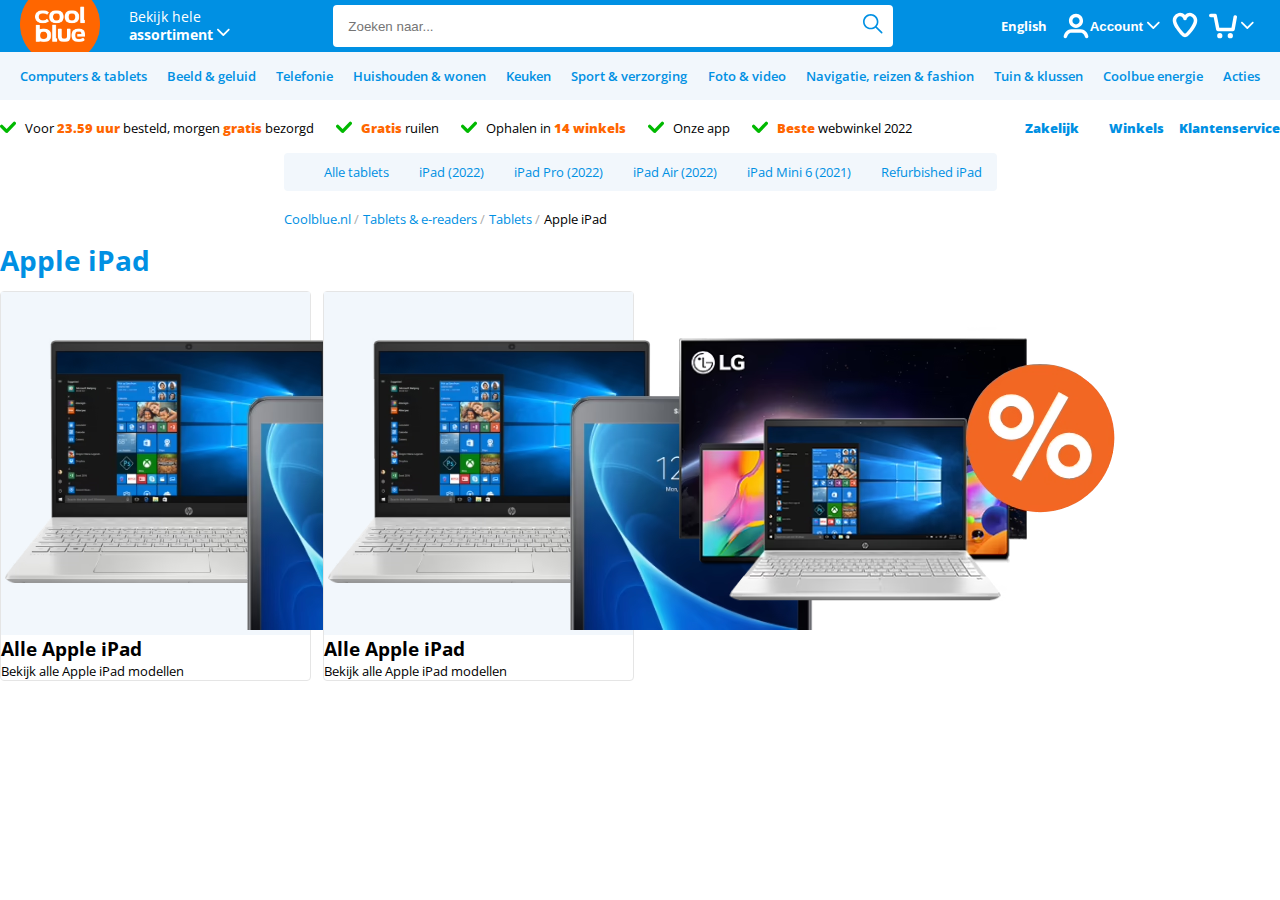
<file: plp.html>
<!DOCTYPE html>
<html>

<head>
    <link rel="stylesheet" href="styles.css">
    <link href="https://fonts.googleapis.com/css2?family=Open+Sans" rel="stylesheet">
    <meta content="width=device-width, initial-scale=1" name="viewport" />
    <title>Coolblue - Alles voor een glimlach</title>
</head>

<body>
    <header class="header">
        <div class="overlay"></div>
        <div class="header-top flex">
            <button class="header-top__nav-toggle">
                <span class="header-top__nav-toggle__hamburger"></span>
                <div class="mobile-menu">
                    <div class="mobile-menu__top">
                        <div class="mobile-menu__top__title">Menu</div>
                        <svg class="icon--20 margin-right-sm js-close">
                            <use xlink:href="#icon-close"></use>
                        </svg>
                    </div>
                    <div class="mobile-menu__container">
                        <div class="mobile-menu__category__item all-categories">
                            <svg class="icon icon--14 icon__arrow">
                                <use xlink:href="#icon-arrow"></use>
                            </svg>
                            Alle categorieën
                        </div>
                        <div class="mobile-menu__categories">
                            <div class="mobile-menu__category" data-category="1" data-level="1">
                                <div class="mobile-menu__category__content">
                                    <div class="image-container">
                                        <img src="images/laptop.avif">
                                    </div>
                                    <div class="mobile-menu__category__title">Computers & tablets</div>
                                    <svg class="icon icon--14 icon__arrow">
                                        <use xlink:href="#icon-arrow"></use>
                                    </svg>
                                </div>

                                <div class="mobile-menu__category__submenu" data-category="1" data-level="2">
                                    <div class="mobile-menu__category__submenu__inner">
                                        <div class="mobile-menu__category__submenu__container">
                                            <h4>Computers & tablets</h4>
                                            <div class="mobile-menu__category__submenu__items">
                                                <div class="mobile-menu__category__submenu__item">
                                                    <p>Laptops, desktops & monitoren</p>
                                                    <svg class="icon icon--14 icon__arrow">
                                                        <use xlink:href="#icon-arrow"></use>
                                                    </svg>
                                                    <div class="mobile-menu__category__submenu__item__submenu"
                                                        data-category="1" data-level="3">
                                                        <div class="mobile-menu__category__item submenu"
                                                            data-submenu="1" data-level="4">
                                                            <svg class="icon icon--14 icon__arrow">
                                                                <use xlink:href="#icon-arrow"></use>
                                                            </svg>
                                                            Computers & tablets
                                                        </div>
                                                        <h4>Laptops, desktops & monitoren</h4>
                                                        <div class="mobile-menu__category__submenu__items">
                                                            <div class="mobile-menu__category__submenu__item">
                                                                <p>Laptops</p>
                                                                <svg class="icon icon--14 icon__arrow">
                                                                    <use xlink:href="#icon-arrow"></use>
                                                                </svg>
                                                            </div>
                                                            <div class="mobile-menu__category__submenu__item">
                                                                <p>Desktops PC's</p>
                                                                <svg class="icon icon--14 icon__arrow">
                                                                    <use xlink:href="#icon-arrow"></use>
                                                                </svg>
                                                            </div>
                                                            <div class="mobile-menu__category__submenu__item">
                                                                <p>Monitoren</p>
                                                                <svg class="icon icon--14 icon__arrow">
                                                                    <use xlink:href="#icon-arrow"></use>
                                                                </svg>
                                                            </div>
                                                            <div class="mobile-menu__category__submenu__item">
                                                                <p>Schoudertassen</p>
                                                                <svg class="icon icon--14 icon__arrow">
                                                                    <use xlink:href="#icon-arrow"></use>
                                                                </svg>
                                                            </div>
                                                            <div class="mobile-menu__category__submenu__item">
                                                                <p>Laptopstandaarden</p>
                                                                <svg class="icon icon--14 icon__arrow">
                                                                    <use xlink:href="#icon-arrow"></use>
                                                                </svg>
                                                            </div>
                                                            <div class="mobile-menu__category__submenu__item">
                                                                <p>Software</p>
                                                                <svg class="icon icon--14 icon__arrow">
                                                                    <use xlink:href="#icon-arrow"></use>
                                                                </svg>
                                                            </div>
                                                            <div class="mobile-menu__category__submenu__item">
                                                                <p>Public displays</p>
                                                                <svg class="icon icon--14 icon__arrow">
                                                                    <use xlink:href="#icon-arrow"></use>
                                                                </svg>
                                                            </div>
                                                            <div class="mobile-menu__category__submenu__item">
                                                                <p>Tweedekans laptops</p>
                                                                <svg class="icon icon--14 icon__arrow">
                                                                    <use xlink:href="#icon-arrow"></use>
                                                                </svg>
                                                            </div>
                                                        </div>
                                                    </div>
                                                </div>
                                                <div class="mobile-menu__category__submenu__item">
                                                    <p>Zakelijk</p>
                                                    <svg class="icon icon--14 icon__arrow">
                                                        <use xlink:href="#icon-arrow"></use>
                                                    </svg>
                                                </div>
                                                <div class="mobile-menu__category__submenu__item">
                                                    <p>Tablets & e-readers</p>
                                                    <svg class="icon icon--14 icon__arrow">
                                                        <use xlink:href="#icon-arrow"></use>
                                                    </svg>
                                                </div>
                                                <div class="mobile-menu__category__submenu__item">
                                                    <p>Gaming</p>
                                                    <svg class="icon icon--14 icon__arrow">
                                                        <use xlink:href="#icon-arrow"></use>
                                                    </svg>
                                                </div>
                                                <div class="mobile-menu__category__submenu__item">
                                                    <p>Printers & randapparatuur</p>
                                                    <svg class="icon icon--14 icon__arrow">
                                                        <use xlink:href="#icon-arrow"></use>
                                                    </svg>
                                                </div>
                                                <div class="mobile-menu__category__submenu__item">
                                                    <p>Geheugen & opslag</p>
                                                    <svg class="icon icon--14 icon__arrow">
                                                        <use xlink:href="#icon-arrow"></use>
                                                    </svg>
                                                </div>
                                                <div class="mobile-menu__category__submenu__item">
                                                    <p>Netwerk & internet</p>
                                                    <svg class="icon icon--14 icon__arrow">
                                                        <use xlink:href="#icon-arrow"></use>
                                                    </svg>
                                                </div>
                                                <div class="mobile-menu__category__submenu__item">
                                                    <p>Computer onderdelen</p>
                                                    <svg class="icon icon--14 icon__arrow">
                                                        <use xlink:href="#icon-arrow"></use>
                                                    </svg>
                                                </div>
                                            </div>
                                        </div>
                                    </div>
                                </div>
                            </div>
                            <div class="mobile-menu__category" data-category="2" data-level="1">
                                <div class="mobile-menu__category__content">
                                    <div class="image-container">
                                        <img src="images/tv.avif">
                                    </div>
                                    <div class="mobile-menu__category__title">Beeld & geluid</div>
                                    <svg class="icon icon--14 icon__arrow">
                                        <use xlink:href="#icon-arrow"></use>
                                    </svg>
                                </div>

                                <div class="mobile-menu__category__submenu" data-category="2" data-level="2">
                                    <div class="mobile-menu__category__submenu__inner">
                                        <div class="mobile-menu__category__submenu__container">
                                            <h4>Beeld & geluid</h4>
                                            <div class="mobile-menu__category__submenu__items">
                                                <div class="mobile-menu__category__submenu__item">
                                                    <p>Televisies & beamers</p>
                                                    <svg class="icon icon--14 icon__arrow">
                                                        <use xlink:href="#icon-arrow"></use>
                                                    </svg>
                                                    <div class="mobile-menu__category__submenu__item__submenu">
                                                        <div class="mobile-menu__category__item submenu">
                                                            <svg class="icon icon--14 icon__arrow">
                                                                <use xlink:href="#icon-arrow"></use>
                                                            </svg>
                                                            Beeld & geluid
                                                        </div>
                                                        <h4>Televisies & beamers</h4>
                                                        <div class="mobile-menu__category__submenu__items">
                                                            <div class="mobile-menu__category__submenu__item">
                                                                <p>Televisies</p>
                                                                <svg class="icon icon--14 icon__arrow">
                                                                    <use xlink:href="#icon-arrow"></use>
                                                                </svg>
                                                            </div>
                                                            <div class="mobile-menu__category__submenu__item">
                                                                <p>Tv beugels</p>
                                                                <svg class="icon icon--14 icon__arrow">
                                                                    <use xlink:href="#icon-arrow"></use>
                                                                </svg>
                                                            </div>
                                                            <div class="mobile-menu__category__submenu__item">
                                                                <p>Afstandsbedieningen</p>
                                                                <svg class="icon icon--14 icon__arrow">
                                                                    <use xlink:href="#icon-arrow"></use>
                                                                </svg>
                                                            </div>
                                                            <div class="mobile-menu__category__submenu__item">
                                                                <p>Beamers</p>
                                                                <svg class="icon icon--14 icon__arrow">
                                                                    <use xlink:href="#icon-arrow"></use>
                                                                </svg>
                                                            </div>
                                                            <div class="mobile-menu__category__submenu__item">
                                                                <p>Projectieschermen</p>
                                                                <svg class="icon icon--14 icon__arrow">
                                                                    <use xlink:href="#icon-arrow"></use>
                                                                </svg>
                                                            </div>
                                                            <div class="mobile-menu__category__submenu__item">
                                                                <p>Beamerbeugels</p>
                                                                <svg class="icon icon--14 icon__arrow">
                                                                    <use xlink:href="#icon-arrow"></use>
                                                                </svg>
                                                            </div>
                                                        </div>
                                                    </div>
                                                </div>
                                                <div class="mobile-menu__category__submenu__item">
                                                    <p>Televisie accessoires</p>
                                                    <svg class="icon icon--14 icon__arrow">
                                                        <use xlink:href="#icon-arrow"></use>
                                                    </svg>
                                                </div>
                                                <div class="mobile-menu__category__submenu__item">
                                                    <p>Audio voor onderweg</p>
                                                    <svg class="icon icon--14 icon__arrow">
                                                        <use xlink:href="#icon-arrow"></use>
                                                    </svg>
                                                </div>
                                                <div class="mobile-menu__category__submenu__item">
                                                    <p>Speakers en boxen</p>
                                                    <svg class="icon icon--14 icon__arrow">
                                                        <use xlink:href="#icon-arrow"></use>
                                                    </svg>
                                                </div>
                                                <div class="mobile-menu__category__submenu__item">
                                                    <p>Radio's en hifi</p>
                                                    <svg class="icon icon--14 icon__arrow">
                                                        <use xlink:href="#icon-arrow"></use>
                                                    </svg>
                                                </div>
                                                <div class="mobile-menu__category__submenu__item">
                                                    <p>Home cinema</p>
                                                    <svg class="icon icon--14 icon__arrow">
                                                        <use xlink:href="#icon-arrow"></use>
                                                    </svg>
                                                </div>
                                                <div class="mobile-menu__category__submenu__item">
                                                    <p>DJ gear</p>
                                                    <svg class="icon icon--14 icon__arrow">
                                                        <use xlink:href="#icon-arrow"></use>
                                                    </svg>
                                                </div>
                                                <div class="mobile-menu__category__submenu__item">
                                                    <p>Muziekinstrumenten, DJ en Studio gear</p>
                                                    <svg class="icon icon--14 icon__arrow">
                                                        <use xlink:href="#icon-arrow"></use>
                                                    </svg>
                                                </div>
                                            </div>
                                        </div>
                                    </div>
                                </div>
                            </div>
                            <div class="mobile-menu__category" data-category="3">
                                <div class="mobile-menu__category__content">
                                    <div class="image-container">
                                        <img src="images/phone.avif">
                                    </div>
                                    <div class="mobile-menu__category__title">Telefonie</div>
                                    <svg class="icon icon--14 icon__arrow">
                                        <use xlink:href="#icon-arrow"></use>
                                    </svg>
                                </div>
                            </div>
                            <div class="mobile-menu__category" data-category="4">
                                <div class="mobile-menu__category__content">
                                    <div class="image-container">
                                        <img src="images/huishouden.avif">
                                    </div>
                                    <div class="mobile-menu__category__title">Huishouden & wonen</div>
                                    <svg class="icon icon--14 icon__arrow">
                                        <use xlink:href="#icon-arrow"></use>
                                    </svg>
                                </div>
                            </div>
                            <div class="mobile-menu__category" data-category="5">
                                <div class="mobile-menu__category__content">
                                    <div class="image-container">
                                        <img src="images/keuken.avif">
                                    </div>
                                    <div class="mobile-menu__category__title">Keuken</div>
                                    <svg class="icon icon--14 icon__arrow">
                                        <use xlink:href="#icon-arrow"></use>
                                    </svg>
                                </div>
                            </div>
                            <div class="mobile-menu__category" data-category="6">
                                <div class="mobile-menu__category__content">
                                    <div class="image-container">
                                        <img src="images/sport.avif">
                                    </div>
                                    <div class="mobile-menu__category__title">Sport & verzorging</div>
                                    <svg class="icon icon--14 icon__arrow">
                                        <use xlink:href="#icon-arrow"></use>
                                    </svg>
                                </div>
                            </div>
                            <div class="mobile-menu__category" data-category="7">
                                <div class="mobile-menu__category__content">
                                    <div class="image-container">
                                        <img src="images/foto.avif">
                                    </div>
                                    <div class="mobile-menu__category__title">Foto & video</div>
                                    <svg class="icon icon--14 icon__arrow">
                                        <use xlink:href="#icon-arrow"></use>
                                    </svg>
                                </div>
                            </div>
                            <div class="mobile-menu__category" data-category="8">
                                <div class="mobile-menu__category__content">
                                    <div class="image-container">
                                        <img src="images/navigatie.avif">
                                    </div>
                                    <div class="mobile-menu__category__title">Navigatie, reizen & fashion</div>
                                    <svg class="icon icon--14 icon__arrow">
                                        <use xlink:href="#icon-arrow"></use>
                                    </svg>
                                </div>
                            </div>
                            <div class="mobile-menu__category" data-category="9">
                                <div class="mobile-menu__category__content">
                                    <div class="image-container">
                                        <img src="images/tuin.avif">
                                    </div>
                                    <div class="mobile-menu__category__title">Tuin & klussen</div>
                                    <svg class="icon icon--14 icon__arrow">
                                        <use xlink:href="#icon-arrow"></use>
                                    </svg>
                                </div>
                            </div>
                            <div class="mobile-menu__category" data-category="10">
                                <div class="mobile-menu__category__content">
                                    <div class="image-container">
                                        <img src="images/iphone.png">
                                    </div>
                                    <div class="mobile-menu__category__title">Coolblue Energie</div>
                                    <svg class="icon icon--14 icon__arrow">
                                        <use xlink:href="#icon-arrow"></use>
                                    </svg>
                                </div>
                            </div>
                            <div class="mobile-menu__category" data-category="11">
                                <div class="mobile-menu__category__content">
                                    <div class="image-container">
                                        <img src="images/acties.avif">
                                    </div>
                                    <div class="mobile-menu__category__title">Acties</div>
                                    <svg class="icon icon--14 icon__arrow">
                                        <use xlink:href="#icon-arrow"></use>
                                    </svg>
                                </div>
                            </div>
                        </div>

                        <div class="mobile-menu__customer">
                            <div class="mobile-menu__item">
                                <div class="mobile-menu__category__content">
                                    <div>Taal: Nederlands (NL)</div>
                                </div>
                                <svg class="icon icon--14 icon__arrow">
                                    <use xlink:href="#icon-arrow"></use>
                                </svg>
                            </div>
                            <div class="mobile-menu__item">Mijn Coolblue</div>
                            <div class="mobile-menu__item">Klantenservice</div>
                            <div class="mobile-menu__item">Zakelijk</div>
                        </div>
                    </div>
                </div>
            </button>
            <div class="header-top_logo_container">
                <img src="images/Logo.png" class="header-top__logo">
            </div>
            <div class="header-top__navigation padding-sm js-open">Bekijk hele
                <div class="flex">
                    <p><strong>assortiment</strong></p>
                    <svg class="icon icon--14 icon__arrow">
                        <use xlink:href="#icon-arrow"></use>
                    </svg>
                </div>
                <div class="header-top__navigation__dropdown">
                    <div class="header-top__navigation__dropdown__inner">
                        <div class="header-top__navigation__dropdown__categories">
                            <div class="header-top__navigation__dropdown__category">
                                <h4>Computers & tablets</h4>
                                <div class="header-top__navigation__dropdown__category__items">
                                    <div class="header-top__navigation__dropdown__category__item">
                                        <h3>Computers & tablets</h3>
                                        <p>Laptops</p>
                                        <p>Gaming laptops</p>
                                        <p>Apple Macbook</p>
                                        <p>Desktops</p>
                                        <p>Gaming desktops</p>
                                        <p>Monitoren</p>
                                    </div>
                                    <div class="header-top__navigation__dropdown__category__item">
                                        <h3>Computers & tablets</h3>
                                        <p>Laptops</p>
                                        <p>Gaming laptops</p>
                                        <p>Apple Macbook</p>
                                        <p>Desktops</p>
                                        <p>Gaming desktops</p>
                                        <p>Monitoren</p>
                                    </div>
                                    <div class="header-top__navigation__dropdown__category__item">
                                        <h3>Computers & tablets</h3>
                                        <p>Laptops</p>
                                        <p>Gaming laptops</p>
                                        <p>Apple Macbook</p>
                                        <p>Desktops</p>
                                        <p>Gaming desktops</p>
                                        <p>Monitoren</p>
                                    </div>
                                    <div class="header-top__navigation__dropdown__category__item">
                                        <h3>Computers & tablets</h3>
                                        <p>Laptops</p>
                                        <p>Gaming laptops</p>
                                        <p>Apple Macbook</p>
                                        <p>Desktops</p>
                                        <p>Gaming desktops</p>
                                        <p>Monitoren</p>
                                    </div>
                                    <div class="header-top__navigation__dropdown__category__item">
                                        <h3>Computers & tablets</h3>
                                        <p>Laptops</p>
                                        <p>Gaming laptops</p>
                                        <p>Apple Macbook</p>
                                        <p>Desktops</p>
                                        <p>Gaming desktops</p>
                                        <p>Monitoren</p>
                                    </div>
                                    <div class="header-top__navigation__dropdown__category__item">
                                        <h3>Computers & tablets</h3>
                                        <p>Laptops</p>
                                        <p>Gaming laptops</p>
                                        <p>Apple Macbook</p>
                                        <p>Desktops</p>
                                        <p>Gaming desktops</p>
                                        <p>Monitoren</p>
                                    </div>
                                    <div class="header-top__navigation__dropdown__category__item">
                                        <h3>Computers & tablets</h3>
                                        <p>Laptops</p>
                                        <p>Gaming laptops</p>
                                        <p>Apple Macbook</p>
                                        <p>Desktops</p>
                                        <p>Gaming desktops</p>
                                        <p>Monitoren</p>
                                    </div>
                                    <div class="header-top__navigation__dropdown__category__item">
                                        <h3>Computers & tablets</h3>
                                        <p>Laptops</p>
                                        <p>Gaming laptops</p>
                                        <p>Apple Macbook</p>
                                        <p>Desktops</p>
                                        <p>Gaming desktops</p>
                                        <p>Monitoren</p>
                                    </div>
                                </div>
                            </div>
                            <div class="header-top__navigation__dropdown__category">
                                <h4>Beeld & geluid</h4>
                                <div class="header-top__navigation__dropdown__category__items">
                                    <div class="header-top__navigation__dropdown__category__item">
                                        <h3>Beeld & geluid</h3>
                                        <p>Laptops</p>
                                        <p>Gaming laptops</p>
                                        <p>Apple Macbook</p>
                                        <p>Desktops</p>
                                        <p>Gaming desktops</p>
                                        <p>Monitoren</p>
                                    </div>
                                    <div class="header-top__navigation__dropdown__category__item">
                                        <h3>Beeld & geluid</h3>
                                        <p>Laptops</p>
                                        <p>Gaming laptops</p>
                                        <p>Apple Macbook</p>
                                        <p>Desktops</p>
                                        <p>Gaming desktops</p>
                                        <p>Monitoren</p>
                                    </div>
                                    <div class="header-top__navigation__dropdown__category__item">
                                        <h3>Beeld & geluid</h3>
                                        <p>Laptops</p>
                                        <p>Gaming laptops</p>
                                        <p>Apple Macbook</p>
                                        <p>Desktops</p>
                                        <p>Gaming desktops</p>
                                        <p>Monitoren</p>
                                    </div>
                                    <div class="header-top__navigation__dropdown__category__item">
                                        <h3>Beeld & geluid</h3>
                                        <p>Laptops</p>
                                        <p>Gaming laptops</p>
                                        <p>Apple Macbook</p>
                                        <p>Desktops</p>
                                        <p>Gaming desktops</p>
                                        <p>Monitoren</p>
                                    </div>
                                    <div class="header-top__navigation__dropdown__category__item">
                                        <h3>Beeld & geluid</h3>
                                        <p>Laptops</p>
                                        <p>Gaming laptops</p>
                                        <p>Apple Macbook</p>
                                        <p>Desktops</p>
                                        <p>Gaming desktops</p>
                                        <p>Monitoren</p>
                                    </div>
                                    <div class="header-top__navigation__dropdown__category__item">
                                        <h3>Beeld & geluid</h3>
                                        <p>Laptops</p>
                                        <p>Gaming laptops</p>
                                        <p>Apple Macbook</p>
                                        <p>Desktops</p>
                                        <p>Gaming desktops</p>
                                        <p>Monitoren</p>
                                    </div>
                                    <div class="header-top__navigation__dropdown__category__item">
                                        <h3>Beeld & geluid</h3>
                                        <p>Laptops</p>
                                        <p>Gaming laptops</p>
                                        <p>Apple Macbook</p>
                                        <p>Desktops</p>
                                        <p>Gaming desktops</p>
                                        <p>Monitoren</p>
                                    </div>
                                    <div class="header-top__navigation__dropdown__category__item">
                                        <h3>Tablets & e-readers</h3>
                                        <p>Tablets</p>
                                        <p>Apple Ipad</p>
                                        <p>Samsung Tablets</p>
                                        <p>Lenovo Tablets</p>
                                        <p>Tablethoezen</p>
                                        <p>E-readers</p>
                                    </div>
                                </div>
                            </div>
                            <div class="header-top__navigation__dropdown__category">
                                <h4>Telefonie</h4>
                                <div class="header-top__navigation__dropdown__category__items">
                                    <div class="header-top__navigation__dropdown__category__item">
                                        <h3>test test</h3>
                                        <p>Laptops</p>
                                        <p>Gaming laptops</p>
                                        <p>Apple fdfdfdf</p>
                                        <p>Desktops</p>
                                        <p>Gaming desktops</p>
                                        <p>Monitoren</p>
                                    </div>
                                    <div class="header-top__navigation__dropdown__category__item">
                                        <h3>Tablets & e-readers</h3>
                                        <p>Tablets</p>
                                        <p>Apple Ipad</p>
                                        <p>Samsungasdfsdfd Tablets</p>
                                        <p>Lenovo Tablets</p>
                                        <p>Tabflethoezen</p>
                                        <p>E-readers</p>
                                    </div>
                                    <div class="header-top__navigation__dropdown__category__item">
                                        <h3>Laptops, desktops & monitoren</h3>
                                        <p>Laptops</p>
                                        <p>Gaming laptops</p>
                                        <p>Apple Macbook</p>
                                        <p>Desktops</p>
                                        <p>Gamingdfdf desktops</p>
                                        <p>Monitoren</p>
                                    </div>
                                    <div class="header-top__navigation__dropdown__category__item">
                                        <h3>Tablets & e-readers</h3>
                                        <p>Tablets</p>
                                        <p>Apple Ipad</p>
                                        <p>Samsung Tablets</p>
                                        <p>Lenovo Tablets</p>
                                        <p>Tablethoezen</p>
                                        <p>E-readers</p>
                                    </div>
                                    <div class="header-top__navigation__dropdown__category__item">
                                        <h3>Laptops, desktops & monitoren</h3>
                                        <p>Laptops</p>
                                        <p>Gaming laptops</p>
                                        <p>Apple Macbook</p>
                                        <p>Desktops</p>
                                        <p>Gaming desktops</p>
                                        <p>Monitoren</p>
                                    </div>
                                    <div class="header-top__navigation__dropdown__category__item">
                                        <h3>Tablets & e-readers</h3>
                                        <p>Tablets</p>
                                        <p>Apple Ipad</p>
                                        <p>Samsung Tablets</p>
                                        <p>Lenovo Tablets</p>
                                        <p>Tablethoezen</p>
                                        <p>E-readers</p>
                                    </div>
                                    <div class="header-top__navigation__dropdown__category__item">
                                        <h3>Laptops, desktops & monitoren</h3>
                                        <p>Laptops</p>
                                        <p>Gaming laptops</p>
                                        <p>Apple Macbook</p>
                                        <p>Desktops</p>
                                        <p>Gaming desktops</p>
                                        <p>Monitoren</p>
                                    </div>
                                    <div class="header-top__navigation__dropdown__category__item">
                                        <h3>Tablets & e-readers</h3>
                                        <p>Tablets</p>
                                        <p>Apple Ipad</p>
                                        <p>Samsung Tablets</p>
                                        <p>Lenovo Tablets</p>
                                        <p>Tablethoezen</p>
                                        <p>E-readers</p>
                                    </div>
                                </div>
                            </div>
                            <div class="header-top__navigation__dropdown__category">
                                <h4>Huishouden & wonen</h4>
                                <div class="header-top__navigation__dropdown__category__items">
                                    <div class="header-top__navigation__dropdown__category__item">
                                        <h3>Laptops, desktops & monitoren</h3>
                                        <p>Laptops</p>
                                        <p>Gaming laptops</p>
                                        <p>Apple Macbook</p>
                                        <p>Desktops</p>
                                        <p>Gaming desktops</p>
                                        <p>Monitoren</p>
                                    </div>
                                    <div class="header-top__navigation__dropdown__category__item">
                                        <h3>Tablets & e-readers</h3>
                                        <p>Tablets</p>
                                        <p>Apple Ipad</p>
                                        <p>Samsung Tablets</p>
                                        <p>Lenovo Tablets</p>
                                        <p>Tabletdfdfhoezen</p>
                                        <p>E-readers</p>
                                    </div>
                                    <div class="header-top__navigation__dropdown__category__item">
                                        <h3>Laptops, desktops & monitoren</h3>
                                        <p>Laptops</p>
                                        <p>Gaming laptops</p>
                                        <p>Apple Macbook</p>
                                        <p>Desktdfdfops</p>
                                        <p>Gaming desktops</p>
                                        <p>Monitoren</p>
                                    </div>
                                    <div class="header-top__navigation__dropdown__category__item">
                                        <h3>Tablets & e-readers</h3>
                                        <p>Tablets</p>
                                        <p>Apple Ipad</p>
                                        <p>Samsung Tablets</p>
                                        <p>Lenovodfdf Tablets</p>
                                        <p>Tablethoezen</p>
                                        <p>E-readers</p>
                                    </div>
                                    <div class="header-top__navigation__dropdown__category__item">
                                        <h3>Laptops, desktops & monitoren</h3>
                                        <p>Laptdfdfops</p>
                                        <p>Gaming laptops</p>
                                        <p>Apple Macbook</p>
                                        <p>Desdfdfktops</p>
                                        <p>Gaming desktops</p>
                                        <p>Monitoren</p>
                                    </div>
                                    <div class="header-top__navigation__dropdown__category__item">
                                        <h3>Tablets & e-readers</h3>
                                        <p>Tablets</p>
                                        <p>Appledf Ipad</p>
                                        <p>Samsung Tablets</p>
                                        <p>Lenovo Tablets</p>
                                        <p>Tabledfthoezen</p>
                                        <p>E-readers</p>
                                    </div>
                                    <div class="header-top__navigation__dropdown__category__item">
                                        <h3>Laptops, desktops & monitoren</h3>
                                        <p>Laptops</p>
                                        <p>Gaming laptops</p>
                                        <p>Apple Macbook</p>
                                        <p>Desktops</p>
                                        <p>Gamingdf desktops</p>
                                        <p>Monitoren</p>
                                    </div>
                                    <div class="header-top__navigation__dropdown__category__item">
                                        <h3>Tablets & e-readers</h3>
                                        <p>Tablets</p>
                                        <p>Appldfe Ipad</p>
                                        <p>Samsung Tablets</p>
                                        <p>Lenovo Tablets</p>
                                        <p>Tabledfthoezen</p>
                                        <p>E-readers</p>
                                    </div>
                                </div>
                            </div>
                            <div class="header-top__navigation__dropdown__category">
                                <h4>Keuken</h4>
                                <div class="header-top__navigation__dropdown__category__items">
                                    <div class="header-top__navigation__dropdown__category__item">
                                        <h3>Laptops, desktops & monitoren</h3>
                                        <p>Lapdftops</p>
                                        <p>Gaming laptops</p>
                                        <p>Appdfle Macbook</p>
                                        <p>Desktops</p>
                                        <p>Gaming desktops</p>
                                        <p>Monitoren</p>
                                    </div>
                                    <div class="header-top__navigation__dropdown__category__item">
                                        <h3>Tablets & e-readers</h3>
                                        <p>Tablets</p>
                                        <p>Apple Ipad</p>
                                        <p>Samsung Tablets</p>
                                        <p>Lenovo Tadfblets</p>
                                        <p>Tablethoezen</p>
                                        <p>E-readers</p>
                                    </div>
                                    <div class="header-top__navigation__dropdown__category__item">
                                        <h3>Laptops, desktops & monitoren</h3>
                                        <p>Laptops</p>
                                        <p>Gaming laptops</p>
                                        <p>Apple fMacbook</p>
                                        <p>Desktops</p>
                                        <p>Gamingd desktops</p>
                                        <p>Monitoren</p>
                                    </div>
                                    <div class="header-top__navigation__dropdown__category__item">
                                        <h3>Tablets & e-readers</h3>
                                        <p>Tablets</p>
                                        <p>Appdfle Ipad</p>
                                        <p>Samsung Tablets</p>
                                        <p>Lenovo Tablets</p>
                                        <p>Tabletdfhoezen</p>
                                        <p>E-readers</p>
                                    </div>
                                    <div class="header-top__navigation__dropdown__category__item">
                                        <h3>Laptops, desktops & monitoren</h3>
                                        <p>Laptops</p>
                                        <p>Gaming laptops</p>
                                        <p>Apple Mdfacbook</p>
                                        <p>Desktops</p>
                                        <p>Gamidfng desktops</p>
                                        <p>Monitoren</p>
                                    </div>
                                    <div class="header-top__navigation__dropdown__category__item">
                                        <h3>Tablets & e-readers</h3>
                                        <p>Tablets</p>
                                        <p>Appsdfle Ipad</p>
                                        <p>Samsung Tablets</p>
                                        <p>Lenovdfo Tablets</p>
                                        <p>Tablethoezen</p>
                                        <p>E-readers</p>
                                    </div>
                                    <div class="header-top__navigation__dropdown__category__item">
                                        <h3>Laptops, desktops & monitoren</h3>
                                        <p>Laptops</p>
                                        <p>Gaming laptops</p>
                                        <p>Appldfe Macbook</p>
                                        <p>Desktops</p>
                                        <p>Gamindfg desktops</p>
                                        <p>Monitoren</p>
                                    </div>
                                    <div class="header-top__navigation__dropdown__category__item">
                                        <h3>Tablets & e-readers</h3>
                                        <p>Tabletsdf</p>
                                        <p>Apple Ipad</p>
                                        <p>Samsung Tablets</p>
                                        <p>Lenovo Tablets</p>
                                        <p>Tablethoezen</p>
                                        <p>E-readers</p>
                                    </div>
                                </div>
                            </div>
                            <div class="header-top__navigation__dropdown__category">
                                <h4>Sport & verzorging</h4>
                                <div class="header-top__navigation__dropdown__category__items">
                                    <div class="header-top__navigation__dropdown__category__item">
                                        <h3>Laptops, desktops & monitoren</h3>
                                        <p>Laptops</p>
                                        <p>Gaming laptops</p>
                                        <p>Apple Macbook</p>
                                        <p>Desktops</p>
                                        <p>Gamingdf desktops</p>
                                        <p>Monitoren</p>
                                    </div>
                                    <div class="header-top__navigation__dropdown__category__item">
                                        <h3>Tablets & e-readers</h3>
                                        <p>Tablets</p>
                                        <p>Appledf Ipad</p>
                                        <p>Samsung Tablets</p>
                                        <p>Lenovo Tablets</p>
                                        <p>Tablethoezen</p>
                                        <p>E-readers</p>
                                    </div>
                                    <div class="header-top__navigation__dropdown__category__item">
                                        <h3>Laptops, desktops & monitoren</h3>
                                        <p>Laptodfps</p>
                                        <p>Gaming laptops</p>
                                        <p>Apple Macbook</p>
                                        <p>Desktops</p>
                                        <p>Gaming desktops</p>
                                        <p>Monitoren</p>
                                    </div>
                                    <div class="header-top__navigation__dropdown__category__item">
                                        <h3>Tablets & e-readers</h3>
                                        <p>Tablets</p>
                                        <p>Appledf Ipad</p>
                                        <p>Samsung Tablets</p>
                                        <p>Lenovo Tablets</p>
                                        <p>Tdfablethoezen</p>
                                        <p>E-readers</p>
                                    </div>
                                    <div class="header-top__navigation__dropdown__category__item">
                                        <h3>Laptops, desktops & monitoren</h3>
                                        <p>Laptops</p>
                                        <p>Gamdfing laptops</p>
                                        <p>Adfpple Macbook</p>
                                        <p>Desktops</p>
                                        <p>Gaming desktops</p>
                                        <p>Monitoren</p>
                                    </div>
                                    <div class="header-top__navigation__dropdown__category__item">
                                        <h3>Tablets & e-readers</h3>
                                        <p>Apple Ipad</p>
                                        <p>Samsung Tablets</p>
                                        <p>Lenodfdfvo Tablets</p>
                                        <p>Tabledfthoezen</p>
                                        <p>E-readers</p>
                                    </div>
                                    <div class="header-top__navigation__dropdown__category__item">
                                        <h3>Laptdfops, desktops & monitoren</h3>
                                        <p>Laptops</p>
                                        <p>Gaming laptops</p>
                                        <p>Apple Macbook</p>
                                        <p>Desktops</p>
                                        <p>Gaming desktops</p>
                                        <p>Monitoren</p>
                                    </div>
                                    <div class="header-top__navigation__dropdown__category__item">
                                        <h3>Tablets & e-readers</h3>
                                        <p>Tablets</p>
                                        <p>Apple Ipad</p>
                                        <p>Samsung Tablets</p>
                                        <p>Lenovo Tablets</p>
                                        <p>Tablethoezen</p>
                                        <p>E-readers</p>
                                    </div>
                                </div>
                            </div>
                            <div class="header-top__navigation__dropdown__category">
                                <h4>Foto & video</h4>
                                <div class="header-top__navigation__dropdown__category__items">
                                    <div class="header-top__navigation__dropdown__category__item">
                                        <h3>Laptops, desktops & monitoren</h3>
                                        <p>Laptops</p>
                                        <p>Gaming laptops</p>
                                        <p>Appledf Macbook</p>
                                        <p>Desktops</p>
                                        <p>Gaming desktops</p>
                                        <p>Monitoren</p>
                                    </div>
                                    <div class="header-top__navigation__dropdown__category__item">
                                        <h3>Tablets & e-readers</h3>
                                        <p>Tablets</p>
                                        <p>Apple Ipad</p>
                                        <p>Samsung Tablets</p>
                                        <p>Lenovo Tablets</p>
                                        <p>Tabdflethoezen</p>
                                        <p>E-readers</p>
                                    </div>
                                    <div class="header-top__navigation__dropdown__category__item">
                                        <h3>Laptops, desktops & monitoren</h3>
                                        <p>Laptops</p>
                                        <p>Gaming laptops</p>
                                        <p>Apple Macbook</p>
                                        <p>Desktops</p>
                                        <p>Gaming desktops</p>
                                        <p>Monitoren</p>
                                    </div>
                                    <div class="header-top__navigation__dropdown__category__item">
                                        <h3>Tablets & e-readers</h3>
                                        <p>Tablets</p>
                                        <p>Apple Ipad</p>
                                        <p>Samsung Tablets</p>
                                        <p>Lenovo Tablets</p>
                                        <p>Tablethoezen</p>
                                        <p>E-readers</p>
                                    </div>
                                    <div class="header-top__navigation__dropdown__category__item">
                                        <h3>Laptops, desktops & monitoren</h3>
                                        <p>Laptops</p>
                                        <p>Gaming laptops</p>
                                        <p>Apple Macbook</p>
                                        <p>Desktops</p>
                                        <p>Gaming desktops</p>
                                        <p>Monitoren</p>
                                    </div>
                                    <div class="header-top__navigation__dropdown__category__item">
                                        <h3>Tablets & e-readers</h3>
                                        <p>Tablets</p>
                                        <p>Apple Ipad</p>
                                        <p>Samsung Tablets</p>
                                        <p>Lenovo Tablets</p>
                                        <p>Tablethoezen</p>
                                        <p>E-readers</p>
                                    </div>
                                    <div class="header-top__navigation__dropdown__category__item">
                                        <h3>Laptops, desktops & monitoren</h3>
                                        <p>Laptops</p>
                                        <p>Gaming laptops</p>
                                        <p>Apple Macbook</p>
                                        <p>Desktops</p>
                                        <p>Gamindfdfdg desktops</p>
                                        <p>Monitoren</p>
                                    </div>
                                    <div class="header-top__navigation__dropdown__category__item">
                                        <h3>Tablets & e-readers</h3>
                                        <p>Tablets</p>
                                        <p>Apple Ipad</p>
                                        <p>Samsung Tablets</p>
                                        <p>Lenovo Tablets</p>
                                        <p>Tabledfthoezen</p>
                                        <p>E-readers</p>
                                    </div>
                                </div>
                            </div>
                            <div class="header-top__navigation__dropdown__category">
                                <h4>Navigatie, reizen & fashion</h4>
                                <div class="header-top__navigation__dropdown__category__items">
                                    <div class="header-top__navigation__dropdown__category__item">
                                        <h3>Laptops, desktops & monitoren</h3>
                                        <p>Laptops</p>
                                        <p>Gamingdfdfdf laptops</p>
                                        <p>Apple Macbook</p>
                                        <p>Desktops</p>
                                        <p>Gaming desktops</p>
                                        <p>Monitoren</p>
                                    </div>
                                    <div class="header-top__navigation__dropdown__category__item">
                                        <h3>Tablets & e-readers</h3>
                                        <p>Tablets</p>
                                        <p>Apple Ipad</p>
                                        <p>Samsung Tablets</p>
                                        <p>Lenovo Tablets</p>
                                        <p>Tablethoezen</p>
                                        <p>E-readers</p>
                                    </div>
                                    <div class="header-top__navigation__dropdown__category__item">
                                        <h3>Laptops, desktops & monitoren</h3>
                                        <p>Laptops</p>
                                        <p>Gaming laptops</p>
                                        <p>Apple Macbook</p>
                                        <p>Desktops</p>
                                        <p>Gaming desktops</p>
                                        <p>Monitoren</p>
                                    </div>
                                    <div class="header-top__navigation__dropdown__category__item">
                                        <h3>Tablets & e-readers</h3>
                                        <p>Tablets</p>
                                        <p>Apple Ipad</p>
                                        <p>Samsung Tablets</p>
                                        <p>Lenovo Tablets</p>
                                        <p>Tablethoezen</p>
                                        <p>E-readers</p>
                                    </div>
                                    <div class="header-top__navigation__dropdown__category__item">
                                        <h3>Laptops, desktops & monitoren</h3>
                                        <p>Laptops</p>
                                        <p>Gaming laptops</p>
                                        <p>Apple Macbook</p>
                                        <p>Desktops</p>
                                        <p>Gaminsdfg desktops</p>
                                        <p>Monitoren</p>
                                    </div>
                                    <div class="header-top__navigation__dropdown__category__item">
                                        <h3>Tabdfsfdlets & e-readers</h3>
                                        <p>Tablets</p>
                                        <p>Apple Ipad</p>
                                        <p>Samsung Tablets</p>
                                        <p>Lenovo Tablets</p>
                                        <p>Tablethoezen</p>
                                        <p>E-readers</p>
                                    </div>
                                    <div class="header-top__navigation__dropdown__category__item">
                                        <h3>Laptops, desktops & monitoren</h3>
                                        <p>Laptops</p>
                                        <p>Gaming laptops</p>
                                        <p>Apple Macbook</p>
                                        <p>Desktops</p>
                                        <p>Gaming desktops</p>
                                        <p>Monitoren</p>
                                    </div>
                                    <div class="header-top__navigation__dropdown__category__item">
                                        <h3>Tablets & e-readers</h3>
                                        <p>Tablets</p>
                                        <p>Apple Ipad</p>
                                        <p>Samsung Tablets</p>
                                        <p>Lenovo Tablets</p>
                                        <p>Tablethoezen</p>
                                        <p>E-readers</p>
                                    </div>
                                </div>
                            </div>
                            <div class="header-top__navigation__dropdown__category">
                                <h4>Tuin & klussen</h4>
                                <div class="header-top__navigation__dropdown__category__items">
                                    <div class="header-top__navigation__dropdown__category__item">
                                        <h3>Laptops, desktops & monitoren</h3>
                                        <p>Lapfdftops</p>
                                        <p>Gaming laptops</p>
                                        <p>Apple Macbook</p>
                                        <p>Desktops</p>
                                        <p>Gaming desktops</p>
                                        <p>Monitoren</p>
                                    </div>
                                    <div class="header-top__navigation__dropdown__category__item">
                                        <h3>Tabldfdfets & e-readers</h3>
                                        <p>Tablets</p>
                                        <p>Apple Ipad</p>
                                        <p>Samsung Tablets</p>
                                        <p>Lenovo Tablets</p>
                                        <p>Tablethoezen</p>
                                        <p>E-readers</p>
                                    </div>
                                    <div class="header-top__navigation__dropdown__category__item">
                                        <h3>Laptops, desktops & monitoren</h3>
                                        <p>Laptops</p>
                                        <p>Gaming laptops</p>
                                        <p>Apple Macbook</p>
                                        <p>Desktops</p>
                                        <p>Gaming desktops</p>
                                        <p>Monitoren</p>
                                    </div>
                                    <div class="header-top__navigation__dropdown__category__item">
                                        <h3>Tablets & e-readers</h3>
                                        <p>Tablets</p>
                                        <p>Appledf Ipad</p>
                                        <p>Samsung Tablets</p>
                                        <p>Lenovo Tablets</p>
                                        <p>Tabletdfhoezen</p>
                                        <p>E-readers</p>
                                    </div>
                                    <div class="header-top__navigation__dropdown__category__item">
                                        <h3>Laptops, desktops & monitoren</h3>
                                        <p>Laptops</p>
                                        <p>Gaming laptops</p>
                                        <p>Apple Macbook</p>
                                        <p>Desktops</p>
                                        <p>Gaming desktops</p>
                                        <p>Monitoren</p>
                                    </div>
                                    <div class="header-top__navigation__dropdown__category__item">
                                        <h3>Tablets & e-readers</h3>
                                        <p>Tablets</p>
                                        <p>Apple Ipad</p>
                                        <p>Samsung Tablets</p>
                                        <p>Lenovo Tablets</p>
                                        <p>Tablethoezen</p>
                                        <p>E-readers</p>
                                    </div>
                                    <div class="header-top__navigation__dropdown__category__item">
                                        <h3>Laptops, desktops & monitoren</h3>
                                        <p>Laptops</p>
                                        <p>Apple Macbook</p>
                                        <p>Desktops</p>
                                        <p>Gaming desktops</p>
                                        <p>Monitoren</p>
                                    </div>
                                    <div class="header-top__navigation__dropdown__category__item">
                                        <h3>Tablets & e-readers</h3>
                                        <p>Tablets</p>
                                        <p>Apple Ipad</p>
                                        <p>Samsung Tablets</p>
                                        <p>Lenovo Tablets</p>
                                        <p>E-readers</p>
                                    </div>
                                </div>
                            </div>
                            <div class="header-top__navigation__dropdown__category">
                                <h4>Coolblue Energie</h4>
                                <div class="header-top__navigation__dropdown__category__items">
                                    <div class="header-top__navigation__dropdown__category__item">
                                        <h3>Laptops, desktops & monitoren</h3>
                                        <p>Laptops</p>
                                        <p>Gaming laptops</p>
                                        <p>Apple Macbook</p>
                                        <p>Desktops</p>
                                        <p>Gaming desktops</p>
                                        <p>Monitoren</p>
                                    </div>
                                    <div class="header-top__navigation__dropdown__category__item">
                                        <h3>Tablets & e-readers</h3>
                                        <p>Tablets</p>
                                        <p>Apple Ipad</p>
                                        <p>Samsung Tablets</p>
                                        <p>Lenovo Tablets</p>
                                        <p>Tablethoezen</p>
                                        <p>E-readers</p>
                                    </div>
                                    <div class="header-top__navigation__dropdown__category__item">
                                        <h3>Laptops, desktops & monitoren</h3>
                                        <p>Laptops</p>
                                        <p>Gaming laptops</p>
                                        <p>Apple Macbook</p>
                                        <p>Desktops</p>
                                        <p>Gaming desktops</p>
                                        <p>Monitoren</p>
                                    </div>
                                    <div class="header-top__navigation__dropdown__category__item">
                                        <h3>Tablets & e-readers</h3>
                                        <p>Tablets</p>
                                        <p>Apple Ipad</p>
                                        <p>Samsung Tablets</p>
                                        <p>Lenovo Tablets</p>
                                        <p>Tablethoezen</p>
                                        <p>E-readers</p>
                                    </div>
                                    <div class="header-top__navigation__dropdown__category__item">
                                        <h3>Laptops, desktops & monitoren</h3>
                                        <p>Laptops</p>
                                        <p>Gamidfdfng laptops</p>
                                        <p>Apple Macbook</p>
                                        <p>Desktops</p>
                                        <p>Gamindfg desktops</p>
                                        <p>Monitoren</p>
                                    </div>
                                    <div class="header-top__navigation__dropdown__category__item">
                                        <h3>Tablets & e-readers</h3>
                                        <p>Tablets</p>
                                        <p>Apple Ipad</p>
                                        <p>Samsung Tablets</p>
                                        <p>Lendfdfovo Tablets</p>
                                        <p>Tablethoezen</p>
                                        <p>E-readers</p>
                                    </div>
                                    <div class="header-top__navigation__dropdown__category__item">
                                        <h3>Laptops, desktops & monitoren</h3>
                                        <p>Laptops</p>
                                        <p>Gaming laptops</p>
                                        <p>Apple Macbook</p>
                                        <p>Desktopsdf</p>
                                        <p>Gaming desktops</p>
                                        <p>Monitoren</p>
                                    </div>
                                    <div class="header-top__navigation__dropdown__category__item">
                                        <h3>Tablets & e-readers</h3>
                                        <p>Tablets</p>
                                        <p>Apple Ipad</p>
                                        <p>Samsung Tablets</p>
                                        <p>Lenovo Tablets</p>
                                        <p>Tablethoezen</p>
                                        <p>E-readers</p>
                                    </div>
                                </div>
                            </div>
                            <div class="header-top__navigation__dropdown__category">
                                <h4>Acties</h4>
                                <div class="header-top__navigation__dropdown__category__items">
                                    <div class="header-top__navigation__dropdown__category__item">
                                        <h3>Laptops, desktops & monitoren</h3>
                                        <p>Laptops</p>
                                        <p>Gaming laptops</p>
                                        <p>Apple Macbook</p>
                                        <p>Desktops</p>
                                        <p>Gaming desktops</p>
                                        <p>Monitoren</p>
                                    </div>
                                    <div class="header-top__navigation__dropdown__category__item">
                                        <h3>Tablets & e-readers</h3>
                                        <p>Tablets</p>
                                        <p>Apple Ipad</p>
                                        <p>Samsung Tablets</p>
                                        <p>Lenovo Tablets</p>
                                        <p>Tablethoezen</p>
                                        <p>E-readers</p>
                                    </div>
                                    <div class="header-top__navigation__dropdown__category__item">
                                        <h3>Laptops, desktops & monitoren</h3>
                                        <p>Laptops</p>
                                        <p>Gaming laptops</p>
                                        <p>Apple Macbook</p>
                                        <p>Desktdfdfops</p>
                                        <p>Gaming desktops</p>
                                        <p>Monitoren</p>
                                    </div>
                                    <div class="header-top__navigation__dropdown__category__item">
                                        <h3>Tablets & e-readers</h3>
                                        <p>Tablets</p>
                                        <p>Apple Ipad</p>
                                        <p>Samsung Tablets</p>
                                        <p>Lenovo Tablets</p>
                                        <p>Tabledfdfthoezen</p>
                                        <p>E-readers</p>
                                    </div>
                                    <div class="header-top__navigation__dropdown__category__item">
                                        <h3>Laptops, desktops & monitoren</h3>
                                        <p>Laptops</p>
                                        <p>Gaming laptops</p>
                                        <p>Apple Macbook</p>
                                        <p>Desktops</p>
                                        <p>Gaming desktops</p>
                                        <p>Monitoren</p>
                                    </div>
                                    <div class="header-top__navigation__dropdown__category__item">
                                        <h3>Tablets & e-readers</h3>
                                        <p>Tablets</p>
                                        <p>Apple Ipad</p>
                                        <p>Samsung Tablets</p>
                                        <p>Lenovo Tablets</p>
                                        <p>Tablethoezen</p>
                                        <p>E-readers</p>
                                    </div>
                                    <div class="header-top__navigation__dropdown__category__item">
                                        <h3>Laptops, desktops & monitoren</h3>
                                        <p>Laptopdfs</p>
                                        <p>Gaming laptops</p>
                                        <p>Apple Macbook</p>
                                        <p>Desktops</p>
                                        <p>Gaming desktops</p>
                                        <p>Monitoren</p>
                                    </div>
                                    <div class="header-top__navigation__dropdown__category__item">
                                        <h3>Tablets & e-readers</h3>
                                        <p>Tablets</p>
                                        <p>Apple dfIpad</p>
                                        <p>Samsung Tablets</p>
                                        <p>Lenovo Tablets</p>
                                        <p>Tablethoezen</p>
                                        <p>E-readers</p>
                                    </div>
                                </div>
                            </div>
                        </div>
                    </div>
                </div>
            </div>
            <div class="searchbar container flex js-open">
                <div class="searchbar__inner flex">
                    <div class="searchbar__input__container">
                        <input class="searchbar__input" placeholder="Zoeken naar...">
                        <div class="icon-container">
                            <svg class="icon--20 icon__search">
                                <use xlink:href="#icon-search"></use>
                            </svg>
                        </div>
                    </div>
                    <div class="searchbar__exit">Annuleren</div>
                    <div class="searchbar__dropdown">
                        <div class="border-bottom">
                            <h4>Eerder door jou gezocht</h4>
                            <p>hoesje</p>
                            <p>iphone</p>
                            <p>bezorging</p>
                        </div>
                        <div class="border-bottom">
                            <h4>Interessant voor jou</h4>
                            <div class="searchbar__cards">
                                <div class="searchbar__viewport">
                                    <div class="searchbar__card">
                                        <img src="images/tv.png">
                                        <h4>Televisies</h4>
                                    </div>
                                    <div class="searchbar__card">
                                        <img src="images/laptop.png">
                                        <h4>Laptops</h4>
                                    </div>
                                    <div class="searchbar__card">
                                        <img src="images/iphone.png">
                                        <h4>Telefoons</h4>
                                    </div>
                                    <div class="searchbar__card">
                                        <img src="images/tv.png">
                                        <h4>Televisies</h4>
                                    </div>
                                </div>
                            </div>
                        </div>
                        <div class="border-bottom">
                            <h4>Relevante pagina's</h4>
                            <p>Beeld & geluid</p>
                            <p>Computers & tablets</p>
                            <p>Laptops</p>
                        </div>
                    </div>
                </div>
            </div>

            <div class="user container flex">
                <a href="#">
                    <div class="user__language long padding-md js-open">English</div>
                    <div class="user__language short padding-md js-open">EN</div>
                </a>
                <button class="user__account container flex align-center padding-sm js-open">
                    <svg class="icon">
                        <use xlink:href="#icon-person"></use>
                    </svg>
                    <div class="user__account__info flex align-center">Account
                        <svg class="icon icon--14 icon__arrow">
                            <use xlink:href="#icon-arrow"></use>
                        </svg>
                    </div>
                    <div class="user__account__dropdown">
                        <a class="user__account__dropdown__button">Inloggen</a>
                        <div class="user__account__dropdown__subtitle">Nog geen account? <span class="coolblue">Start
                                hier</span></div>
                    </div>
                </button>
                <button href="#" class="user__wishlist padding-sm">
                    <svg class="icon" xmlns="http://www.w3.org/2000/svg">
                        <use xlink:href="#icon-heart"></use>
                    </svg>
                </button>
                <button href="#" class="user__cart container flex padding-sm js-open">
                    <svg class="icon">
                        <use xlink:href="#icon-cart"></use>
                    </svg>
                    <svg class="icon icon--14 icon__arrow">
                        <use xlink:href="#icon-arrow"></use>
                    </svg>
                    <div class="user__cart__dropdown">
                        <a class="user__cart__dropdown__title">WINKELWAGEN<span class="dot">.</span></a>
                        <div class="user__cart__dropdown__subtitle">Productenpolonaise.</div>
                        <div class="user__cart__dropdown__text">Tot op de bodem uitgezocht door Gerrit.</div>
                        <img class="user__cart__dropdown__img" src="images/gerrit.jpg">
                    </div>
                </button>
            </div>
        </div>
        <nav class="header-bottom container">
            <ul class="header-bottom__navigation">
                <li><a href="#">Computers & tablets</a>
                    <div class="header-bottom__navigation__dropdown_category">
                        <div class="header-bottom__navigation__dropdown_category__inner">
                            <div class="header-bottom__navigation__dropdown__category__item">
                                <h3>Computers & tablets</h3>
                                <p>Laptops</p>
                                <p>Gaming laptops</p>
                                <p>Apple Macbook</p>
                                <p>Desktops</p>
                                <p>Gaming desktops</p>
                                <p>Monitoren</p>
                            </div>
                            <div class="header-bottom__navigation__dropdown__category__item">
                                <h3>Computers & tablets</h3>
                                <p>Tablets</p>
                                <p>Apple Ipad</p>
                                <p>Samsung Tablets</p>
                                <p>Lenovo Tablets</p>
                                <p>Tablethoezen</p>
                                <p>E-readers</p>
                            </div>
                            <div class="header-bottom__navigation__dropdown__category__item">
                                <h3>Computers & tablets</h3>
                                <p>Printers</p>
                                <p>Cartridges</p>
                                <p>Muizen</p>
                                <p>Toetsenbordem</p>
                                <p>Docking stations</p>
                                <p>Laptophoezen</p>
                            </div>
                            <div class="header-bottom__navigation__dropdown__category__item">
                                <h3>Computers & tablets</h3>
                                <p>Tablets</p>
                                <p>Apple Ipad</p>
                                <p>Samsung Tablets</p>
                                <p>Lenovo Tablets</p>
                                <p>Tablethoezen</p>
                                <p>E-readers</p>
                                <p>E-readers</p>
                            </div>
                            <div class="header-bottom__navigation__dropdown__category__item">
                                <h3>Computers & tablets</h3>
                                <p>Tablets</p>
                                <p>Samsung Tablets</p>
                                <p>Lenovo Tablets</p>
                                <p>Tablethoezen</p>
                                <p>E-readers</p>
                            </div>
                            <div class="header-bottom__navigation__dropdown__category__item">
                                <h3>Computers & tablets</h3>
                                <p>Tablets</p>
                                <p>Apple Ipad</p>
                                <p>Samsung Tablets</p>
                                <p>Lenovo Tablets</p>
                                <p>Tablethoezen</p>
                                <p>E-readers</p>
                            </div>
                            <div class="header-bottom__navigation__dropdown__category__item">
                                <h3>Computers & tablets</h3>
                                <p>Tablets</p>
                                <p>Apple Ipad</p>
                                <p>Lenovo Tablets</p>
                                <p>Tablethoezen</p>
                                <p>E-readers</p>
                            </div>
                            <div class="header-bottom__navigation__dropdown__category__item">
                                <h3>Computers & tablets</h3>
                                <p>Tablets</p>
                                <p>Apple Ipad</p>
                                <p>Samsung Tablets</p>
                                <p>Lenovo Tablets</p>
                                <p>Tablethoezen</p>
                                <p>E-readers</p>
                            </div>
                        </div>
                    </div>
                </li>
                <li><a href="#">Beeld & geluid</a>
                    <div class="header-bottom__navigation__dropdown_category">
                        <div class="header-bottom__navigation__dropdown_category__inner">
                            <div class="header-bottom__navigation__dropdown__category__item">
                                <h3>Beeld & geluid</h3>
                                <p>Laptops</p>
                                <p>Gaming laptops</p>
                                <p>Apple Macbook</p>
                                <p>Desktops</p>
                                <p>Gaming desktops</p>
                                <p>Monitoren</p>
                            </div>
                            <div class="header-bottom__navigation__dropdown__category__item">
                                <h3>Beeld & geluid</h3>
                                <p>Tablets</p>
                                <p>Apple Ipad</p>
                                <p>Samsung Tablets</p>
                                <p>Lenovo Tablets</p>
                                <p>Tablethoezen</p>
                                <p>E-readers</p>
                            </div>
                            <div class="header-bottom__navigation__dropdown__category__item">
                                <h3>Beeld & geluid</h3>
                                <p>Printers</p>
                                <p>Cartridges</p>
                                <p>Muizen</p>
                                <p>Toetsenbordem</p>
                                <p>Docking stations</p>
                                <p>Laptophoezen</p>
                            </div>
                            <div class="header-bottom__navigation__dropdown__category__item">
                                <h3>Beeld & geluid</h3>
                                <p>Tablets</p>
                                <p>Apple Ipad</p>
                                <p>Samsung Tablets</p>
                                <p>Lenovo Tablets</p>
                                <p>Tablethoezen</p>
                                <p>E-readers</p>
                            </div>
                            <div class="header-bottom__navigation__dropdown__category__item">
                                <h3>Beeld & geluid</h3>
                                <p>Tablets</p>
                                <p>Apple Ipad</p>
                                <p>Samsung Tablets</p>
                                <p>Lenovo Tablets</p>
                                <p>Tablethoezen</p>
                                <p>E-readers</p>
                            </div>
                            <div class="header-bottom__navigation__dropdown__category__item">
                                <h3>Beeld & geluid</h3>
                                <p>Tablets</p>
                                <p>Apple Ipad</p>
                                <p>Samsung Tablets</p>
                                <p>Lenovo Tablets</p>
                                <p>Tablethoezen</p>
                                <p>E-readers</p>
                            </div>
                            <div class="header-bottom__navigation__dropdown__category__item">
                                <h3>Beeld & geluid</h3>
                                <p>Tablets</p>
                                <p>Apple Ipad</p>
                                <p>Samsung Tablets</p>
                                <p>Lenovo Tablets</p>
                                <p>Tablethoezen</p>
                                <p>E-readers</p>
                            </div>
                            <div class="header-bottom__navigation__dropdown__category__item">
                                <h3>Beeld & geluid</h3>
                                <p>Tablets</p>
                                <p>Apple Ipad</p>
                                <p>Samsung Tablets</p>
                                <p>Lenovo Tablets</p>
                                <p>Tablethoezen</p>
                                <p>E-readers</p>
                            </div>
                        </div>
                    </div>
                </li>
                <li><a href="#">Telefonie</a>
                    <div class="header-bottom__navigation__dropdown_category">
                        <div class="header-bottom__navigation__dropdown_category__inner">
                            <div class="header-bottom__navigation__dropdown__category__item">
                                <h3>Telefonie</h3>
                                <p>Telefonie</p>
                                <p>Telefonie laptops</p>
                                <p>Apple Macbook</p>
                                <p>Desktops</p>
                                <p>Gaming desktops</p>
                                <p>Monitoren</p>
                            </div>
                            <div class="header-bottom__navigation__dropdown__category__item">
                                <h3>Telefonie</h3>
                                <p>Tablets</p>
                                <p>Apple Ipad</p>
                                <p>Samsung Tablets</p>
                                <p>Lenovo Tablets</p>
                                <p>Tablethoezen</p>
                                <p>E-readers</p>
                            </div>
                            <div class="header-bottom__navigation__dropdown__category__item">
                                <h3>Telefonie</h3>
                                <p>Printers</p>
                                <p>Cartridges</p>
                                <p>Muizen</p>
                                <p>Toetsenbordem</p>
                                <p>Docking stations</p>
                                <p>Laptophoezen</p>
                            </div>
                            <div class="header-bottom__navigation__dropdown__category__item">
                                <h3>Telefonie</h3>
                                <p>Tablets</p>
                                <p>Apple Ipad</p>
                                <p>Samsung Tablets</p>
                                <p>Lenovo Tablets</p>
                                <p>Tablethoezen</p>
                                <p>E-readers</p>
                            </div>
                            <div class="header-bottom__navigation__dropdown__category__item">
                                <h3>Telefonie</h3>
                                <p>Tablets</p>
                                <p>Apple Ipad</p>
                                <p>Samsung Tablets</p>
                                <p>Lenovo Tablets</p>
                                <p>Tablethoezen</p>
                                <p>E-readers</p>
                            </div>
                            <div class="header-bottom__navigation__dropdown__category__item">
                                <h3>Telefonie</h3>
                                <p>Tablets</p>
                                <p>Apple Ipad</p>
                                <p>Samsung Tablets</p>
                                <p>Lenovo Tablets</p>
                                <p>Tablethoezen</p>
                                <p>E-readers</p>
                            </div>
                            <div class="header-bottom__navigation__dropdown__category__item">
                                <h3>Telefonie</h3>
                                <p>Tablets</p>
                                <p>Apple Ipad</p>
                                <p>Samsung Tablets</p>
                                <p>Lenovo Tablets</p>
                                <p>Tablethoezen</p>
                                <p>E-readers</p>
                            </div>
                            <div class="header-bottom__navigation__dropdown__category__item">
                                <h3>Tablets & e-readers</h3>
                                <p>Tablets</p>
                                <p>Apple Ipad</p>
                                <p>Samsung Tablets</p>
                                <p>Lenovo Tablets</p>
                                <p>Tablethoezen</p>
                                <p>E-readers</p>
                            </div>
                        </div>
                    </div>
                </li>
                <li><a href="#">Huishouden & wonen</a>
                    <div class="header-bottom__navigation__dropdown_category">
                        <div class="header-bottom__navigation__dropdown_category__inner">
                            <div class="header-bottom__navigation__dropdown__category__item">
                                <h3>Huishouden & wonen</h3>
                                <p>Laptops</p>
                                <p>Gaming laptops</p>
                                <p>Apple Macbook</p>
                                <p>Desktops</p>
                                <p>Gaming desktops</p>
                                <p>Monitoren</p>
                            </div>
                            <div class="header-bottom__navigation__dropdown__category__item">
                                <h3>Huishouden & wonen</h3>
                                <p>Tablets</p>
                                <p>Apple Ipad</p>
                                <p>Samsung Tablets</p>
                                <p>Lenovo Tablets</p>
                                <p>Tablethoezen</p>
                                <p>E-readers</p>
                            </div>
                            <div class="header-bottom__navigation__dropdown__category__item">
                                <h3>Huishouden & wonen</h3>
                                <p>Printers</p>
                                <p>Cartridges</p>
                                <p>Muizen</p>
                                <p>Toetsenbordem</p>
                                <p>Docking stations</p>
                                <p>Laptophoezen</p>
                            </div>
                            <div class="header-bottom__navigation__dropdown__category__item">
                                <h3>Huishouden & wonen</h3>
                                <p>Tablets</p>
                                <p>Apple Ipad</p>
                                <p>Samsung Tablets</p>
                                <p>Lenovo Tablets</p>
                                <p>Tablethoezen</p>
                                <p>E-readers</p>
                            </div>
                            <div class="header-bottom__navigation__dropdown__category__item">
                                <h3>Huishouden & wonen</h3>
                                <p>Tablets</p>
                                <p>Apple Ipad</p>
                                <p>Samsung Tablets</p>
                                <p>Lenovo Tablets</p>
                                <p>Tablethoezen</p>
                                <p>E-readers</p>
                            </div>
                            <div class="header-bottom__navigation__dropdown__category__item">
                                <h3>Huishouden & wonen</h3>
                                <p>Tablets</p>
                                <p>Apple Ipad</p>
                                <p>Samsung Tablets</p>
                                <p>Lenovo Tablets</p>
                                <p>Tablethoezen</p>
                                <p>E-readers</p>
                            </div>
                            <div class="header-bottom__navigation__dropdown__category__item">
                                <h3>Huishouden & wonen</h3>
                                <p>Tablets</p>
                                <p>Apple Ipad</p>
                                <p>Samsung Tablets</p>
                                <p>Lenovo Tablets</p>
                                <p>Tablethoezen</p>
                                <p>E-readers</p>
                            </div>
                            <div class="header-bottom__navigation__dropdown__category__item">
                                <h3>Huishouden & wonen</h3>
                                <p>Tablets</p>
                                <p>Apple Ipad</p>
                                <p>Samsung Tablets</p>
                                <p>Lenovo Tablets</p>
                                <p>Tablethoezen</p>
                                <p>E-readers</p>
                            </div>
                        </div>
                    </div>
                </li>
                <li><a href="#">Keuken</a>
                    <div class="header-bottom__navigation__dropdown_category">
                        <div class="header-bottom__navigation__dropdown_category__inner">
                            <div class="header-bottom__navigation__dropdown__category__item">
                                <h3>Keuken</h3>
                                <p>Laptops</p>
                                <p>Gaming laptops</p>
                                <p>Apple Macbook</p>
                                <p>Desktops</p>
                                <p>Gaming desktops</p>
                                <p>Monitoren</p>
                            </div>
                            <div class="header-bottom__navigation__dropdown__category__item">
                                <h3>Keuken</h3>
                                <p>Tablets</p>
                                <p>Apple Ipad</p>
                                <p>Samsung Tablets</p>
                                <p>Lenovo Tablets</p>
                                <p>Tablethoezen</p>
                                <p>E-readers</p>
                            </div>
                            <div class="header-bottom__navigation__dropdown__category__item">
                                <h3>Keuken</h3>
                                <p>Printers</p>
                                <p>Cartridges</p>
                                <p>Muizen</p>
                                <p>Toetsenbordem</p>
                                <p>Docking stations</p>
                                <p>Laptophoezen</p>
                            </div>
                            <div class="header-bottom__navigation__dropdown__category__item">
                                <h3>Keuken</h3>
                                <p>Tablets</p>
                                <p>Apple Ipad</p>
                                <p>Samsung Tablets</p>
                                <p>Lenovo Tablets</p>
                                <p>Tablethoezen</p>
                                <p>E-readers</p>
                            </div>
                            <div class="header-bottom__navigation__dropdown__category__item">
                                <h3>Keuken</h3>
                                <p>Tablets</p>
                                <p>Apple Ipad</p>
                                <p>Samsung Tablets</p>
                                <p>Lenovo Tablets</p>
                                <p>Tablethoezen</p>
                                <p>E-readers</p>
                            </div>
                            <div class="header-bottom__navigation__dropdown__category__item">
                                <h3>Keuken</h3>
                                <p>Tablets</p>
                                <p>Apple Ipad</p>
                                <p>Samsung Tablets</p>
                                <p>Lenovo Tablets</p>
                                <p>Tablethoezen</p>
                                <p>E-readers</p>
                            </div>
                            <div class="header-bottom__navigation__dropdown__category__item">
                                <h3>Keuken</h3>
                                <p>Tablets</p>
                                <p>Apple Ipad</p>
                                <p>Samsung Tablets</p>
                                <p>Lenovo Tablets</p>
                                <p>Tablethoezen</p>
                                <p>E-readers</p>
                            </div>
                            <div class="header-bottom__navigation__dropdown__category__item">
                                <h3>Keuken</h3>
                                <p>Tablets</p>
                                <p>Apple Ipad</p>
                                <p>Samsung Tablets</p>
                                <p>Lenovo Tablets</p>
                                <p>Tablethoezen</p>
                                <p>E-readers</p>
                            </div>
                        </div>
                    </div>
                </li>
                <li><a href="#">Sport & verzorging</a>
                    <div class="header-bottom__navigation__dropdown_category">
                        <div class="header-bottom__navigation__dropdown_category__inner">
                            <div class="header-bottom__navigation__dropdown__category__item">
                                <h3>Sport & verzorging</h3>
                                <p>Tablets</p>
                                <p>Apple Ipad</p>
                                <p>Samsung Tablets</p>
                                <p>Lenovo Tablets</p>
                                <p>Tablethoezen</p>
                                <p>E-readers</p>
                            </div>
                            <div class="header-bottom__navigation__dropdown__category__item">
                                <h3>Sport & verzorging</h3>
                                <p>Apple Ipad</p>
                                <p>Samsung Tablets</p>
                                <p>Lenovo Tablets</p>
                                <p>Tablethoezen</p>
                                <p>E-readers</p>
                            </div>
                            <div class="header-bottom__navigation__dropdown__category__item">
                                <h3>Sport & verzorging</h3>
                                <p>Tablets</p>
                                <p>Apple Ipad</p>
                                <p>Samsung Tablets</p>
                                <p>Lenovo Tablets</p>
                                <p>E-readers</p>
                            </div>
                            <div class="header-bottom__navigation__dropdown__category__item">
                                <h3>Sport & verzorging</h3>
                                <p>Tablets</p>
                                <p>Apple Ipad</p>
                                <p>Samsung Tablets</p>
                                <p>Lenovo Tablets</p>
                                <p>Tablethoezen</p>
                                <p>E-readers</p>
                            </div>
                            <div class="header-bottom__navigation__dropdown__category__item">
                                <h3>Sport & verzorging</h3>
                                <p>Tablets</p>
                                <p>Apple Ipad</p>
                                <p>Samsung Tablets</p>
                                <p>Lenovo Tablets</p>
                                <p>Tablethoezen</p>
                                <p>E-readers</p>
                            </div>
                            <div class="header-bottom__navigation__dropdown__category__item">
                                <h3>Sport & verzorging</h3>
                                <p>Tablets</p>
                                <p>Apple Ipad</p>
                                <p>Tablethoezen</p>
                                <p>E-readers</p>
                            </div>
                            <div class="header-bottom__navigation__dropdown__category__item">
                                <h3>Sport & verzorging</h3>
                                <p>Tablets</p>
                                <p>Apple Ipad</p>
                                <p>Samsung Tablets</p>
                                <p>Lenovo Tablets</p>
                                <p>Tablethoezen</p>
                                <p>E-readers</p>
                            </div>
                            <div class="header-bottom__navigation__dropdown__category__item">
                                <h3>Sport & verzorging</h3>
                                <p>Tablets</p>
                                <p>Apple Ipad</p>
                                <p>Samsung Tablets</p>
                                <p>Lenovo Tablets</p>
                                <p>Tablethoezen</p>
                                <p>E-readers</p>
                            </div>
                        </div>
                    </div>
                </li>

                <li><a href="#">Foto & video</a>
                    <div class="header-bottom__navigation__dropdown_category">
                        <div class="header-bottom__navigation__dropdown_category__inner">
                            <div class="header-bottom__navigation__dropdown__category__item">
                                <h3>Foto & video</h3>
                                <p>Laptops</p>
                                <p>Gaming laptops</p>
                                <p>Apple Macbook</p>
                                <p>Desktops</p>
                                <p>Gaming desktops</p>
                                <p>Monitoren</p>
                            </div>
                            <div class="header-bottom__navigation__dropdown__category__item">
                                <h3>Foto & video</h3>
                                <p>Tablets</p>
                                <p>Apple Ipad</p>
                                <p>Samsung Tablets</p>
                                <p>Lenovo Tablets</p>
                                <p>Tablethoezen</p>
                                <p>E-readers</p>
                            </div>
                            <div class="header-bottom__navigation__dropdown__category__item">
                                <h3>Foto & video</h3>
                                <p>Cartridges</p>
                                <p>Muizen</p>
                                <p>Toetsenbordem</p>
                                <p>Docking stations</p>
                                <p>Laptophoezen</p>
                            </div>
                            <div class="header-bottom__navigation__dropdown__category__item">
                                <h3>Foto & video</h3>
                                <p>Tablets</p>
                                <p>Apple Ipad</p>
                                <p>Samsung Tablets</p>
                                <p>Lenovo Tablets</p>
                                <p>Tablethoezen</p>
                                <p>E-readers</p>
                            </div>
                            <div class="header-bottom__navigation__dropdown__category__item">
                                <h3>Foto & video</h3>
                                <p>Tablets</p>
                                <p>Apple Ipad</p>
                                <p>Samsung Tablets</p>
                                <p>Tablethoezen</p>
                                <p>E-readers</p>
                            </div>
                            <div class="header-bottom__navigation__dropdown__category__item">
                                <h3>Foto & video</h3>
                                <p>Tablets</p>
                                <p>Apple Ipad</p>
                                <p>Samsung Tablets</p>
                                <p>Lenovo Tablets</p>
                                <p>Tablethoezen</p>
                                <p>E-readers</p>
                            </div>
                            <div class="header-bottom__navigation__dropdown__category__item">
                                <h3>Foto & video</h3>
                                <p>Tablets</p>
                                <p>Apple Ipad</p>
                                <p>Samsung Tablets</p>
                                <p>Lenovo Tablets</p>
                                <p>Tablethoezen</p>
                                <p>E-readers</p>
                            </div>
                            <div class="header-bottom__navigation__dropdown__category__item">
                                <h3>Foto & video</h3>
                                <p>Tablets</p>
                                <p>Apple Ipad</p>
                                <p>Samsung Tablets</p>
                            </div>
                        </div>
                    </div>
                </li>
                <li><a href="#">Navigatie, reizen & fashion</a>
                    <div class="header-bottom__navigation__dropdown_category">
                        <div class="header-bottom__navigation__dropdown_category__inner">
                            <div class="header-bottom__navigation__dropdown__category__item">
                                <h3>Navigatie, reizen & fashion</h3>
                                <p>Laptops</p>
                                <p>Gaming laptops</p>
                                <p>Apple Macbook</p>
                                <p>Desktops</p>
                                <p>Gaming desktops</p>
                                <p>Monitoren</p>
                            </div>
                            <div class="header-bottom__navigation__dropdown__category__item">
                                <h3>Navigatie, reizen & fashion</h3>
                                <p>Tablets</p>
                                <p>Apple Ipad</p>
                                <p>Samsung Tablets</p>
                                <p>Lenovo Tablets</p>
                                <p>Tablethoezen</p>
                                <p>E-readers</p>
                            </div>
                            <div class="header-bottom__navigation__dropdown__category__item">
                                <h3>Navigatie, reizen & fashion</h3>
                                <p>Printers</p>
                                <p>Cartridges</p>
                                <p>Muizen</p>
                                <p>Toetsenbordem</p>
                                <p>Docking stations</p>
                                <p>Laptophoezen</p>
                            </div>
                            <div class="header-bottom__navigation__dropdown__category__item">
                                <h3>Navigatie, reizen & fashion</h3>
                                <p>Tablets</p>
                                <p>Apple Ipad</p>
                                <p>Samsung Tablets</p>
                                <p>Lenovo Tablets</p>
                                <p>Tablethoezen</p>
                                <p>E-readers</p>
                            </div>
                            <div class="header-bottom__navigation__dropdown__category__item">
                                <h3>Navigatie, reizen & fashion</h3>
                                <p>Tablets</p>
                                <p>Apple Ipad</p>
                                <p>Samsung Tablets</p>
                                <p>Lenovo Tablets</p>
                                <p>Tablethoezen</p>
                                <p>E-readers</p>
                            </div>
                            <div class="header-bottom__navigation__dropdown__category__item">
                                <h3>Navigatie, reizen & fashion</h3>
                                <p>Tablets</p>
                                <p>Apple Ipad</p>
                                <p>Samsung Tablets</p>
                                <p>Lenovo Tablets</p>
                                <p>Tablethoezen</p>
                                <p>E-readers</p>
                            </div>
                            <div class="header-bottom__navigation__dropdown__category__item">
                                <h3>Navigatie, reizen & fashion</h3>
                                <p>Tablets</p>
                                <p>Apple Ipad</p>
                                <p>Samsung Tablets</p>
                                <p>Lenovo Tablets</p>
                                <p>Tablethoezen</p>
                                <p>E-readers</p>
                            </div>
                            <div class="header-bottom__navigation__dropdown__category__item">
                                <h3>Navigatie, reizen & fashion</h3>
                                <p>Tablets</p>
                                <p>Apple Ipad</p>
                                <p>Samsung Tablets</p>
                                <p>Lenovo Tablets</p>
                                <p>Tablethoezen</p>
                                <p>E-readers</p>
                            </div>
                        </div>
                    </div>
                </li>
                <li><a href="#">Tuin & klussen</a>
                    <div class="header-bottom__navigation__dropdown_category">
                        <div class="header-bottom__navigation__dropdown_category__inner">
                            <div class="header-bottom__navigation__dropdown__category__item">
                                <h3>Tuin & klussen</h3>
                                <p>Laptops</p>
                                <p>Gaming laptops</p>
                                <p>Apple Macbook</p>
                                <p>Gaming desktops</p>
                                <p>Monitoren</p>
                            </div>
                            <div class="header-bottom__navigation__dropdown__category__item">
                                <h3>Tuin & klussen</h3>
                                <p>Tablets</p>
                                <p>Apple Ipad</p>
                                <p>Samsung Tablets</p>
                                <p>Lenovo Tablets</p>
                                <p>E-readers</p>
                            </div>
                            <div class="header-bottom__navigation__dropdown__category__item">
                                <h3>Tuin & klussen</h3>
                                <p>Printers</p>
                                <p>Cartridges</p>
                                <p>Muizen</p>
                                <p>Toetsenbordem</p>
                                <p>Docking stations</p>
                                <p>Laptophoezen</p>
                            </div>
                            <div class="header-bottom__navigation__dropdown__category__item">
                                <h3>Tuin & klussen</h3>
                                <p>Tablets</p>
                                <p>Apple Ipad</p>
                                <p>Samsung Tablets</p>
                                <p>Lenovo Tablets</p>
                                <p>Tablethoezen</p>
                                <p>E-readers</p>
                                <p>E-readers</p>
                            </div>
                            <div class="header-bottom__navigation__dropdown__category__item">
                                <h3>Tuin & klussen</h3>
                                <p>Tablets</p>
                                <p>Apple Ipad</p>
                                <p>Samsung Tablets</p>
                                <p>Lenovo Tablets</p>
                                <p>Tablethoezen</p>
                                <p>E-readers</p>
                            </div>
                            <div class="header-bottom__navigation__dropdown__category__item">
                                <h3>Tuin & klussen</h3>
                                <p>Tablets</p>
                                <p>Apple Ipad</p>
                                <p>Samsung Tablets</p>
                                <p>Lenovo Tablets</p>
                                <p>Tablethoezen</p>
                                <p>E-readers</p>
                            </div>
                            <div class="header-bottom__navigation__dropdown__category__item">
                                <h3>Tuin & klussen</h3>
                                <p>Tablets</p>
                                <p>Apple Ipad</p>
                                <p>Samsung Tablets</p>
                                <p>Lenovo Tablets</p>
                                <p>Tablethoezen</p>
                                <p>E-readers</p>
                            </div>
                            <div class="header-bottom__navigation__dropdown__category__item">
                                <h3>Tuin & klussen</h3>
                                <p>Tablets</p>
                                <p>Apple Ipad</p>
                                <p>Samsung Tablets</p>
                                <p>Lenovo Tablets</p>
                                <p>Tablethoezen</p>
                                <p>E-readers</p>
                            </div>
                        </div>
                    </div>
                </li>
                <li><a href="#">Coolbue energie</a>
                    <div class="header-bottom__navigation__dropdown_category">
                        <div class="header-bottom__navigation__dropdown_category__inner">
                            <div class="header-bottom__navigation__dropdown__category__item">
                                <h3>Coolbue energie</h3>
                                <p>Laptops</p>
                                <p>Gaming laptops</p>
                                <p>Apple Macbook</p>
                                <p>Desktops</p>
                                <p>Gaming desktops</p>
                                <p>Monitoren</p>
                            </div>
                            <div class="header-bottom__navigation__dropdown__category__item">
                                <h3>Coolbue energie</h3>
                                <p>Tablets</p>
                                <p>Apple Ipad</p>
                                <p>Samsung Tablets</p>
                                <p>Lenovo Tablets</p>
                                <p>Tablethoezen</p>
                                <p>E-readers</p>
                            </div>
                            <div class="header-bottom__navigation__dropdown__category__item">
                                <h3>Coolbue energie</h3>
                                <p>Printers</p>
                                <p>Cartridges</p>
                                <p>Muizen</p>
                                <p>Toetsenbordem</p>
                                <p>Docking stations</p>
                                <p>Laptophoezen</p>
                            </div>
                            <div class="header-bottom__navigation__dropdown__category__item">
                                <h3>Coolbue energie</h3>
                                <p>Tablets</p>
                                <p>Apple Ipad</p>
                                <p>Samsung Tablets</p>
                                <p>Lenovo Tablets</p>
                                <p>Tablethoezen</p>
                                <p>E-readers</p>
                            </div>
                            <div class="header-bottom__navigation__dropdown__category__item">
                                <h3>Coolbue energie</h3>
                                <p>Tablets</p>
                                <p>Apple Ipad</p>
                                <p>Samsung Tablets</p>
                                <p>Lenovo Tablets</p>
                                <p>Tablethoezen</p>
                                <p>E-readers</p>
                            </div>
                            <div class="header-bottom__navigation__dropdown__category__item">
                                <h3>Coolbue energie</h3>
                                <p>Tablets</p>
                                <p>Apple Ipad</p>
                                <p>Samsung Tablets</p>
                                <p>Lenovo Tablets</p>
                                <p>Tablethoezen</p>
                                <p>E-readers</p>
                            </div>
                            <div class="header-bottom__navigation__dropdown__category__item">
                                <h3>Coolbue energie</h3>
                                <p>Tablets</p>
                                <p>Apple Ipad</p>
                                <p>Samsung Tablets</p>
                                <p>Lenovo Tablets</p>
                                <p>Tablethoezen</p>
                                <p>E-readers</p>
                            </div>
                            <div class="header-bottom__navigation__dropdown__category__item">
                                <h3>Coolbue energie</h3>
                                <p>Tablets</p>
                                <p>Apple Ipad</p>
                                <p>Samsung Tablets</p>
                                <p>Lenovo Tablets</p>
                                <p>Tablethoezen</p>
                                <p>E-readers</p>
                            </div>
                        </div>
                    </div>
                </li>
                <li><a href="#">Acties</a>
                    <div class="header-bottom__navigation__dropdown_category">
                        <div class="header-bottom__navigation__dropdown_category__inner">
                            <div class="header-bottom__navigation__dropdown__category__item">
                                <h3>Acties</h3>
                                <p>Laptops</p>
                                <p>Gaming laptops</p>
                                <p>Apple Macbook</p>
                                <p>Desktops</p>
                                <p>Gaming desktops</p>
                                <p>Monitoren</p>
                            </div>
                            <div class="header-bottom__navigation__dropdown__category__item">
                                <h3>Acties</h3>
                                <p>Tablets</p>
                                <p>Apple Ipad</p>
                                <p>Samsung Tablets</p>
                                <p>Lenovo Tablets</p>
                                <p>Tablethoezen</p>
                                <p>E-readers</p>
                            </div>
                            <div class="header-bottom__navigation__dropdown__category__item">
                                <h3>Acties</h3>
                                <p>Printers</p>
                                <p>Cartridges</p>
                                <p>Muizen</p>
                                <p>Toetsenbordem</p>
                                <p>Docking stations</p>
                                <p>Laptophoezen</p>
                            </div>
                            <div class="header-bottom__navigation__dropdown__category__item">
                                <h3>Acties</h3>
                                <p>Tablets</p>
                                <p>Apple Ipad</p>
                                <p>Samsung Tablets</p>
                                <p>Lenovo Tablets</p>
                                <p>Tablethoezen</p>
                                <p>E-readers</p>
                            </div>
                            <div class="header-bottom__navigation__dropdown__category__item">
                                <h3>Acties</h3>
                                <p>Tablets</p>
                                <p>Apple Ipad</p>
                                <p>Samsung Tablets</p>
                                <p>Lenovo Tablets</p>
                                <p>Tablethoezen</p>
                                <p>E-readers</p>
                            </div>
                            <div class="header-bottom__navigation__dropdown__category__item">
                                <h3>Acties</h3>
                                <p>Apple Ipad</p>
                                <p>Samsung Tablets</p>
                                <p>Lenovo Tablets</p>
                                <p>Tablethoezen</p>
                                <p>E-readers</p>
                            </div>
                            <div class="header-bottom__navigation__dropdown__category__item">
                                <h3>Acties</h3>
                                <p>Apple Ipad</p>
                                <p>Samsung Tablets</p>
                                <p>Lenovo Tablets</p>
                                <p>Tablethoezen</p>
                                <p>E-readers</p>
                            </div>
                            <div class="header-bottom__navigation__dropdown__category__item">
                                <h3>Acties</h3>
                                <p>Tablets</p>
                                <p>Apple Ipad</p>
                                <p>Samsung Tablets</p>
                                <p>Lenovo Tablets</p>
                                <p>Tablethoezen</p>
                                <p>E-readers</p>
                            </div>
                        </div>
                    </div>
                </li>
            </ul>
        </nav>
    </header>

    <div class="usp-bar margin-bottom-sm">
        <div class="usp-bar-inner">
            <div class="usp-bar__items">
                <a class="usp-bar__item" href="#">
                    <svg class="icon--16 icon__usp">
                        <use xlink:href="#icon-arrow-usp"></use>
                    </svg>
                    <div>Voor <span class="orange">23.59 uur</span> besteld, morgen <span class="orange">gratis</span>
                        bezorgd</div>
                </a>
                <a class="usp-bar__item" href="#">
                    <svg class="icon--16 icon__usp">
                        <use xlink:href="#icon-arrow-usp"></use>
                    </svg>
                    <div><span class="orange">Gratis</span> ruilen</div>
                </a>
                <a class="usp-bar__item" href="#">
                    <svg class="icon--16 icon__usp">
                        <use xlink:href="#icon-arrow-usp"></use>
                    </svg>
                    <div>Ophalen in <span class="orange">14 winkels</span> </div>
                </a>
                <a class="usp-bar__item" href="#">
                    <svg class="icon--16 icon__usp">
                        <use xlink:href="#icon-arrow-usp"></use>
                    </svg>
                    <div>Onze app</div>
                </a>
                <a class="usp-bar__item" href="#">
                    <svg class="icon--16 icon__usp">
                        <use xlink:href="#icon-arrow-usp"></use>
                    </svg>
                    <div><span class="orange">Beste</span> webwinkel 2022</div>
                </a>
            </div>
            <div class="usp-bar__menu-items">
                <a class="usp-bar__menu-item padding" href="#">Zakelijk</a>
                <a class="usp-bar__menu-item padding" href="#">Winkels</a>
                <a class="usp-bar__menu-item" href="#">Klantenservice</a>
            </div>
        </div>
    </div>

    <div class="main-content">
        <section class="grid-container">
            <div class="col-12">
                <div class="top-navigation hide@sm margin-bottom-md ">
                    <svg class="icon--16 icon__usp">
                        <use xlink:href="#icon-home"></use>
                    </svg>
                    <a href="#" class="top-navigation__item">Alle tablets</a>
                    <a href="#" class="top-navigation__item">iPad (2022)</a>
                    <a href="#" class="top-navigation__item">iPad Pro (2022)</a>
                    <a href="#" class="top-navigation__item">iPad Air (2022)</a>
                    <a href="#" class="top-navigation__item">iPad Mini 6 (2021)</a>
                    <a href="#" class="top-navigation__item">Refurbished iPad</a>
                </div>
                <div class="breadcrumbs hide@sm">
                    <li class="inline-block">
                        <a class="small">Coolblue.nl</a>
                        <div class="small grey inline-block">/</div>
                    </li>
                    <li class="inline-block">
                        <a class="small">Tablets & e-readers</a>
                        <div class="small grey inline-block">/</div>
                    </li>
                    <li class="inline-block">
                        <a class="small">Tablets</a>
                        <div class="small grey inline-block">/</div>
                    </li>
                    <li class="inline-block">
                        <a class="small black">Apple iPad</a>
                    </li>
                </div>
                <div class="breadcrumbs hide@lg">
                    <a class="bold small divider">
                        <svg class="icon--12 margin-right-xs rotate-90">
                            <use xlink:href="#icon-arrow"></use>
                        </svg>
                        Tablets</a>
                </div>
            </div>
        </section>

        <section class="filter row grid-container">
            <div class="col-12">
                <h1 class="blue">Apple iPad</h1>
            </div>
            <div class="col-3">
                <div class="card card--small card--light ">
                    <div class="img-container">
                        <img class="img-small" src="images/laptop.avif">
                    </div>
                    <div class="text-left">
                        <h2 class="card_title">Alle Apple iPad</h2>
                        <p class="black">Bekijk alle Apple iPad modellen</p>
                    </div>
                </div>
            </div>

            <div class="col-3">
                <div class="card card--small card--light ">
                    <div class="img-container">
                        <img class="img-small" src="images/laptop.avif">
                    </div>
                    <h2 class="card_title">Alle Apple iPad</h2>
                    <p class="black">Bekijk alle Apple iPad modellen</p>
                </div>
            </div>

            <div class="col-6">
                <img src="images/acties.avif">
            </div>
        </section>
            
    </div>


    <svg>
        <symbol id="icon-heart" viewBox="0 0 48 48">
            <path
                d="M27 13.3c0-.5.3-1.1 1-1.9.6-.8 1.5-1.4 2.5-1.9 1-.4 2-.5 3-.3 1.1.2 2.4.9 3.8 2.4 1.8 1.9 2 4.2 1.4 7-.8 2.9-2.5 5.8-4.2 8.2-1.7 2.5-4 5.8-6.3 8.4a24 24 0 0 1-3 3 5 5 0 0 1-1.2.8 5 5 0 0 1-1.2-.7 24 24 0 0 1-3-3.1c-2.3-2.6-4.6-5.9-6.3-8.4a26.6 26.6 0 0 1-4.2-8.2c-.7-2.8-.3-5.1 1.4-7a7.3 7.3 0 0 1 3.7-2.4 5 5 0 0 1 3.1.3c1 .5 1.9 1.1 2.5 2 .7.7 1 1.3 1 1.8a3 3 0 0 0 3 2.7 3 3 0 0 0 3-2.7ZM24 45c2 0 3.7-1 4.9-2 1.3-1 2.6-2.4 3.9-3.9 2.5-2.9 5-6.4 6.7-8.8 1.8-2.6 4-6.3 5-10.3 1-4 .8-8.7-2.8-12.5a13.3 13.3 0 0 0-6.9-4.1 11 11 0 0 0-6.7.6c-1.6.7-3 1.7-4.1 2.9A12.7 12.7 0 0 0 19.9 4a11 11 0 0 0-6.7-.6A13 13 0 0 0 3.6 20c1 3.9 3.1 7.6 5 10.2 1.7 2.4 4.1 6 6.6 8.8 1.3 1.5 2.6 2.8 4 3.9 1.1 1 2.8 2 4.8 2"
                fill="currentColor"></path>
        </symbol>
        <symbol id="icon-cart" viewbox="0 0 48 48">
            <path
                d="M0 6a3 3 0 0 1 3-3h7.5a3 3 0 0 1 2.944 2.422L17.678 27h20.91l3.46-19.103a3 3 0 0 1 5.904 1.07l-3.907 21.568A3 3 0 0 1 41.093 33H15.209a3 3 0 0 1-2.944-2.422L8.031 9H3a3 3 0 0 1-3-3Z"
                fill="currentColor">
            </path>
            <path d="M23 40.5a4.5 4.5 0 1 1-9 0 4.5 4.5 0 0 1 9 0ZM41 40.5a4.5 4.5 0 1 1-9 0 4.5 4.5 0 0 1 9 0Z"
                fill="currentColor"></path>
        </symbol>
        <symbol id="icon-person" viewbox="0 0 48 48">
            <path
                d="M10.9179 37.9663C9.64698 39.4859 8.96481 41.364 8.7516 42.5367C8.45521 44.1668 6.89346 45.248 5.26333 44.9516C3.6332 44.6552 2.55199 43.0935 2.84838 41.4633C3.21295 39.4582 4.26411 36.5697 6.31543 34.117C8.43468 31.5831 11.6841 29.4667 16.2 29.4667H31.8C36.3159 29.4667 39.5653 31.5831 41.6846 34.117C43.7359 36.5697 44.787 39.4582 45.1516 41.4633C45.448 43.0935 44.3668 44.6552 42.7366 44.9516C41.1065 45.248 39.5448 44.1668 39.2484 42.5367C39.0352 41.364 38.353 39.4859 37.0821 37.9663C35.8791 36.528 34.2175 35.4667 31.8 35.4667H16.2C13.7825 35.4667 12.1209 36.528 10.9179 37.9663Z"
                fill="currentColor"></path>
            <path fill-rule="evenodd"
                d="M24 21.2667C27.3873 21.2667 30.1333 18.5207 30.1333 15.1333C30.1333 11.746 27.3873 9 24 9C20.6126 9 17.8667 11.746 17.8667 15.1333C17.8667 18.5207 20.6126 21.2667 24 21.2667ZM24 27.2667C30.701 27.2667 36.1333 21.8344 36.1333 15.1333C36.1333 8.43228 30.701 3 24 3C17.2989 3 11.8667 8.43228 11.8667 15.1333C11.8667 21.8344 17.2989 27.2667 24 27.2667Z"
                fill="currentColor"></path>
        </symbol>
        <symbol id="icon-search" viewbox="0 0 500 500">
            <path
                d="M481.8,453l-140-140.1c27.6-33.1,44.2-75.4,44.2-121.6C386,85.9,299.5,0.2,193.1,0.2S0,86,0,191.4s86.5,191.1,192.9,191.1    c45.2,0,86.8-15.5,119.8-41.4l140.5,140.5c8.2,8.2,20.4,8.2,28.6,0C490,473.4,490,461.2,481.8,453z M41,191.4    c0-82.8,68.2-150.1,151.9-150.1s151.9,67.3,151.9,150.1s-68.2,150.1-151.9,150.1S41,274.1,41,191.4z"
                fill="currentColor" />
        </symbol>
        <symbol id="icon-arrow" viewbox="0 0 500 500">
            <path xmlns="http://www.w3.org/2000/svg"
                d="M225.923,354.706c-8.098,0-16.195-3.092-22.369-9.263L9.27,151.157c-12.359-12.359-12.359-32.397,0-44.751   c12.354-12.354,32.388-12.354,44.748,0l171.905,171.915l171.906-171.909c12.359-12.354,32.391-12.354,44.744,0   c12.365,12.354,12.365,32.392,0,44.751L248.292,345.449C242.115,351.621,234.018,354.706,225.923,354.706z"
                fill="currentColor" />
        </symbol>
        <symbol id="icon-close" viewbox="0 0 48 48">
            <path fill="currentColor"
                d="M14.536 7.464a5 5 0 1 0-7.072 7.072L16.93 24l-9.465 9.465a5 5 0 1 0 7.072 7.07L24 31.072l9.465 9.464a5 5 0 1 0 7.07-7.07L31.072 24l9.464-9.464a5 5 0 1 0-7.07-7.072L24 16.93l-9.464-9.465Z">
            </path>
        </symbol>
        <symbol id="icon-arrow-usp" viewbox="0 0 48 48">
            <path fill="currentColor"
                d="M39.39 9.54a5 5 0 1 1 7.22 6.92L23.622 40.447A4.984 4.984 0 0 1 20.052 42a4.984 4.984 0 0 1-3.6-1.477L1.464 25.535a5 5 0 1 1 7.072-7.07l11.388 11.388L39.39 9.54Z">
            </path>
        </symbol>
        <symbol id="icon-home" viewbox="0 0 48 48">
            <path
                d="M758.8 352L420.6 13.5c-18.2-18-50.2-18-68.4 0l-338 338c-19 19-19 49.6 0 68.4 19 19 49.5 19 68.3 0l304-304 304 304c9.4 9.4 21.7 14.2 34 14.2 12.5 0 25-4.7 34.3-14.2 19-19 19-49.4 0-68.3zM384.4 207L129 462.5v159.7c0 15.7 12.8 28.5 28.6 28.5h456c15.6 0 28.3-12.8 28.3-28.5V464.8L384 207.2z">
            </path>
        </symbol>
        <symbol id="icon-info" viewbox="0 0 33 33">
            <circle cx="16" cy="16" r="16"></circle>
            <path d="M14 16a2 2 0 1 1 4 0v6a2 2 0 1 1-4 0v-6zM14 10a2 2 0 1 1 4 0 2 2 0 0 1-4 0z" fill="#FFF">
            </path>
        </symbol>
        <symbol id="icon-pro" viewBox="0 0 48 48">
            <path fill="var(--color-green)"
                d="M24 48c13.255 0 24-10.745 24-24S37.255 0 24 0 0 10.745 0 24s10.745 24 24 24Z"></path>
            <path d="M27 12.5a3 3 0 1 0-6 0V21h-8.5a3 3 0 1 0 0 6H21v8.5a3 3 0 1 0 6 0V27h8.5a3 3 0 1 0 0-6H27v-8.5Z"
                fill="var(--color-white)"></path>
        </symbol>
        <symbol id="icon-con" viewBox="0 0 48 48">
            <path fill="var(--color-dark-grey)"
                d="M24 48c13.255 0 24-10.745 24-24S37.255 0 24 0 0 10.745 0 24s10.745 24 24 24Z"></path>
            <path d="M9.5 24a3 3 0 0 1 3-3h23a3 3 0 1 1 0 6h-23a3 3 0 0 1-3-3Z" fill="#fff"></path>
        </symbol>
        <symbol id="icon-review-half" viewBox="0 0 99 99">
            <circle fill="var(--color-green)" cx="49.5" cy="49.5" r="49.5"></circle>
            <path fill="var(--color-light-grey)" d="M49.5 99C77.5 99 99 76.8 99 49.5S77.5 0 49.5 0v99z"></path>
            <path fill="var(--color-white)"
                d="M53.4 24.2l5 15.6s11.7-.2 16.4-.1c4 0 5.9 4.9 2.4 7.5-3.7 2.6-13.3 9.5-13.3 9.5L69 72.2c1.2 4-3.1 7-6.4 4.6L49.5 65.3 36.3 76.8c-3.4 2.4-7.6-.7-6.4-4.6l5.2-15.5-13.3-9.5c-3.1-2.2-2.1-7.4 2.4-7.5l16.4.1 4.9-15.6c1.4-4.1 6.7-3.7 7.9 0z">
            </path>
        </symbol>
        <symbol id="icon-review" viewBox="0 0 99 99">
            <path fill="var(--color-green)" d="M49.7 0h-.2C22.2 0 0 22.2 0 49.5S22.2 99 49.5 99h.2V0z"></path>
            <path fill="var(--color-green)" d="M49.5 0h-.2v99h.2C76.8 99 99 76.8 99 49.5S76.8 0 49.5 0z"></path>
            <path fill="var(--color-white)"
                d="M53.4 24.2l5 15.6s11.7-.2 16.4-.1c4 0 5.9 4.9 2.4 7.5-3.7 2.6-13.3 9.5-13.3 9.5L69 72.2c1.2 4-3.1 7-6.4 4.6L49.5 65.3 36.3 76.8c-3.4 2.4-7.6-.7-6.4-4.6l5.2-15.5-13.3-9.5c-3.1-2.2-2.1-7.4 2.4-7.5l16.4.1 4.9-15.6c1.4-4.1 6.7-3.7 7.9 0z">
            </path>
        </symbol>

    </svg>

    <script type="text/javascript" src="app.js"></script>

</body>

</html>
</file>
<file: styles.css>
body,
p,
h1,
h2,
h3,
h4,
h5 {
    padding: 0;
    margin: 0;
}

h1 {
    font-size: 1.75em;
}

h2 {
    font-size: 1.2em;
}

h3 {
    font-size: 0.9em;
}

h5 {
    font-size: 0.8em;
}

p, li, td {
    font-size: 0.8em;
}

body {
    font-family: var(--font-primary);
    padding-top: 110px;
}

:root {
    --header-width: 81.3rem;
    --user-box-width: 125px;
    --nav-category-width: 16%;
    --container-width: var(--header-width);
    --submenu-height: 400px;

    --font-primary: 'Open Sans';
    --font-weight-reg: 300;
    --font-weight-bold: 700;
    --font-size-small: 13.5px;
    --font-size-big: 15px;
    --font-size-h1: 1.7em;
    --font-size-h2: 1.2em;

    --color-white: #fff;
    --color-black: #000;
    --color-grey: rgb(172, 172, 172);
    --color-light-grey: #e5e5e5;
    --color-dark-grey: rgb(137, 137, 137);
    --color-cool-blue: #0090e3;
    --color-dark-blue: #285dab;
    --color-lighter-blue: #f2f7fc;
    --color-light-blue: #cce9f9;
    --color-cool-blue-hover: #199be5;
    --color-orange: #ff6600;
    --color-green: #00b900;
    --color-dark-green: #009900;
    
    --padding-sm: 5px;
    --padding-md: 10px;
    --padding-lg: 15px;
    --padding-xl: 20px;
    --gap: 2.5rem;

    --border-light: 1.2px solid var(--color-light-grey);
    --border-dark: 1.2px solid var(--color-dark-grey);

    --box-shadow: 0.25em 0.25em 0.75em rgba(0, 0, 0, .25),
        0.125em 0.125em 0.25em rgba(0, 0, 0, .15);
    --border-radius: 4px;
}

a {
    font-size: 13px;
    color: var(--color-cool-blue);
    cursor: pointer;
    text-decoration: none;
}

a:hover {
    text-decoration: underline;
}

.main-content {
    display: flex;
    justify-content: center;
    flex-direction: column;
    align-items: center;
}

.row {
    width: var(--container-width);
}

.grid-container {
    width: var(--container-width);
    display: grid;
    grid-template-columns: repeat(12, 1fr);
    gap: 12px;
    margin-bottom: 12px
}

.col-12 {
    grid-column: span 12;
}

.col-10 {
    grid-column: span 10;
}

.col-10.centered {
    grid-column: 2 / 12;
}

.col-7 {
    grid-column: span 7;
} 

.col-8 {
    grid-column: span 8;
}

.col-8.centered {
    grid-column: 3 / 11;
}

.col-6 {
    grid-column: span 6;
}

.col-6.centered {
    grid-column: 4 / 10;
}

.col-3 {
    grid-column: span 3;
}

.col-4 {
    grid-column: span 4;
}

.col-5 {
    grid-column: span 5;
}

.col-2 {
    grid-column: span 2;
}

.col-7 + .col-4 {
    grid-column: 9 / 13;
}

.col-3 + .col-8 {
    grid-column: 5 / 13;
}

.col-5 + .col-6 {
    grid-column: 6 / 13;
}

.flex {
    display: flex;
}

.inline-flex {
    display: inline-flex;
}

.inline-block {
    display: inline-block;
}

.flex-center {
    display: flex;
    align-items: center;
}

.flex-column {
    display: flex;
    flex-direction: column;
}

.justify-space-between {
    justify-content: space-between;
}

button {
    background-color: transparent;
    border: none;
}

.flex {
    display: flex;
}

.align-center {
    align-items: center;
}

.text-center {
    text-align: center;
}

.text-left {
    text-align: left;
}

.padding-sm {
    padding: var(--padding-sm);
}

.padding-md {
    padding: var(--padding-md);
}

.padding-lg {
    padding: var(--padding-lg);
}

.padding-xl {
    padding: var(--padding-xl);
}

.margin-top-sm {
    margin-top: 0.5em;
}

.margin-top-md {
    margin-top: 1em;
}

.margin-top-lg {
    margin-top: 1.5em;
}

.margin-bottom-sm {
    margin-bottom: 0.5em;
}

.margin-bottom-md {
    margin-bottom: 1em;
}

.margin-bottom-lg {
    margin-bottom: 1.5em;
}

.margin-right-xs {
    margin-right: 0.25em;
}

.margin-right-sm {
    margin-right: 0.5em;
}

.margin-right-md {
    margin-right: 1em;
}

.border {
    border: 1px solid var(--color-light-grey);
    border-radius: var(--border-radius);
    padding: 25px;
}

.divider {
    padding-right: 15px;
    border-right: 1px solid var(--color-light-grey);
    margin-right: 15px;
}

.border-bottom {
    border-bottom: var(--border-light);
}

.icon {
    width: 28px;
    height: 28px;
    color: var(--color-white);
}

.icon--12 {
    width: 12px;
    height: 12px;
}

.icon--14 {
    width: 14px;
    height: 14px;
}

.icon--16 {
    width: 16px;
    height: 16px;
}

.icon--20 {
    width: 20px; 
    height: 20px;
}

.rotate-270 {
    transform: rotate(270deg);
}

.rotate-90 {
    transform: rotate(90deg);
}

.icon__search {
    color: var(--color-cool-blue);
    padding-right: 10px;
}

.icon__arrow {
    margin-left: 4px;
    margin-right: auto;
}

.icon__info {
    display: flex;
    fill: var(--color-cool-blue);
    margin-left: 5px;
}

.icon__usp {
    color: var(--color-green);
    margin-right: 9px;
}

/* USP BAR */

.usp-bar {
    width: 100%;
    height: 35px;
    display: flex;
    align-items: center;
}

.usp-bar-inner {
    width: var(--header-width);
    display: flex;
    margin: 0 auto;
    flex-direction: row;
    justify-content: space-between;
    font-size: 13px;
}

.usp-bar__items {
    display: flex;
    flex-direction: row;
}

.usp-bar__items a {
    color: var(--color-black);
    padding-right: 22px;
}

.usp-bar__items a:hover {
    color: var(--color-cool-blue);
}

.usp-bar__item {
    display: flex;
    flex-direction: row;
}

.orange {
    color: var(--color-orange);
    font-weight: 900;
}

.usp-bar__menu-items {
    display: flex;
    flex-direction: row;
}

.usp-bar__menu-item {
    color: var(--color-cool-blue);
    font-weight: 900;
}

.usp-bar__menu-item.padding {
    padding: 0px 15px;
}

.usp-bar__menu-item:hover {
    text-decoration: underline;
}

/* STICKY BAR */

.sticky-bar {
    position: fixed;
    background-color: var(--color-white);
    bottom: 0;
    width: 100%;
    left: 0;
    right: 0;
    padding: 10px;
    box-sizing: border-box;
    box-shadow: 1px 20px 10px 20px #888;
}

/* TOP NAVIGATION */

.top-navigation {
    display: flex;
    background-color: var(--color-lighter-blue);
    border-radius: var(--border-radius);
}

.top-navigation__item {
    padding: 10px 15px;
}

/* CARD */

.card {
    display: flex;
    border-radius: var(--border-radius);
    padding: 15px;
    width: 100%;
    box-sizing: border-box;
    height: 100%;
}

.card--small {
    padding: 0px;
    flex-direction: column;
    height: 100%;
}

.card--blue {
    background-color: var(--color-cool-blue);
    border: 1px solid var(--color-cool-blue);
}

.card--light {
    border: 1px solid var(--color-light-grey);
}

.img-container {
    background-color: var(--color-lighter-blue);
    width: 100%;
}

.card-img {
    width: 100%;
    overflow: auto;
}

.card:hover {
    border-color: var(--color-grey);
    box-shadow: var(--box-shadow);
    cursor: pointer;
}

/* BREADCRUMBS */

.breadcrumb {
    padding-right: 15px;
    border-right: 1px solid var(--color-grey);
    margin-right: 15px;
}

/* OPTION */

.option-container {
    display: flex;
    margin-left: -5px;
}

.option {
    display: flex;
    align-items: center;
    justify-content: space-between;
    border: 1px solid var(--color-light-grey);
    border-radius: 3px;
    padding: 9px;
    font-size: 13px;
    cursor: pointer;
    margin-left: 5px;
    color: var(--color-black);
}

.option:hover {
    box-shadow: rgba(99, 99, 99, 0.2) 0px 2px 8px 0px;
    border: 1px solid var(--color-grey);
    text-decoration: none;
}

.option__img {
    padding: 0px 5px; 
    height: 100%;
}

.option--full-width {
    width: 100%;    
}

.option--with-img {
    height: 40px;
}

.option--selected, 
.option--selected:hover {
    border: 2px solid var(--color-cool-blue);
    background-color: var(--color-lighter-blue);
    box-shadow: none;
    cursor: unset;
}

/* ANCHOR LINKS */

.anchor-links {
    border-bottom: 1px solid var(--color-light-grey);
}

.anchor-links__item {
    padding: 15px 20px;
}

/* SPECS TABLE */

.specs {
    border-collapse: collapse;
    width: 100%;
}

.specs td {
    padding: 7px;
}

.specs__attribute  {
    padding: 7px 35px 7px 7px;
}

.specs__icon-container {
    width: 2%;
}

.specs__value {
    width: 60%;
}

.specs tr:nth-child(odd) {
    background-color: white;
}

.specs tr:nth-child(even) {
    background-color: var(--color-light-grey);
}

.specs__search {
    width: 100%;
    padding: 10px;
    box-sizing: border-box;
    border: 1.5px solid var(--color-light-grey);
    border-radius: var(--border-radius);
}

/* REVIEWS */

.reviews {
    width: 100%;
    border-spacing: 0;
}

.review-bar {
    width: 56%;
    height: 8px;
    background-color: var(--color-light-grey);
    border-radius: 30px;
    position: relative;
}

.review-bar__fill {
    background-color: var(--color-green);
    position: absolute;
    border-radius: 30px;
    height: 8px;
}

/* INSURANCE  */

.insurance-img {
    height: 80px;
    padding: 25px;
}


/* RECOMMENDATIONS TABLE */

.recommendations {
    border-collapse: collapse;
}

.recommendation__product-title {
    font-size: 1.2em;
}

.recommendation--active {
    background-color: var(--color-lighter-blue);
}

.recommendations tr {
    border-bottom: 1px solid var(--color-light-grey);
}

.recommendations td {
    padding: 10px 20px 10px 20px;
    border-bottom: 1px solid var(--color-light-grey);
}


/* INPUT */

input[type="checkbox"] {
    width: 15px;
    height: 15px;
    margin-right: 8px;
}

/* TITLE */

.product-title {
    color: var(--color-dark-blue);
    font-size: 28px;
}

/* SUBTITLE */

.bold {
    font-weight: 900;
}

.small {
    font-size: 13px;
}

.grey {
    color: var(--color-grey);
}

.green {
    color: var(--color-dark-green);
}

.orange {
    color: var(--color-orange);
}

.blue {
    color: var(--color-cool-blue);
}

.black {
    color: var(--color-black);
}

.white {
    color: var(--color-white);
}

/* BUTTON */

.btn-container {
    display: flex;
}

.btn {
    display: flex;
    padding: 15px;
    border-radius: var(--border-radius);
    align-items: center;
    justify-content: center;
    font-weight: 700;
    cursor: pointer;
    width: 100%;
    box-sizing: border-box;
}

.btn:hover {
    text-decoration: none;
}

.btn--green {
    background-color: var(--color-green);
    color: var(--color-white);
    border-bottom: 3px solid var(--color-dark-green);
}

.btn--green:hover {
    background-color: var(--color-dark-green);
}

.btn--light {
    background-color: var(--color-white);
    color: var(--color-cool-blue);
    border: 1px solid var(--color-cool-blue);
    border-bottom: 2px solid var(--color-cool-blue);
}

.btn--light:hover {
    border: 1px solid var(--color-dark-blue);
    border-bottom: 2px solid var(--color-dark-blue);
}

.btn--small {
    width: 15%;
}

.btn--rounded {
    border: 1px solid var(--color-light-grey);
    color: black;
    font-weight: 400;
    border-radius: 30px;
    padding: 10px 17px;
    width: auto;
    margin-right: 5px;
}

.btn--rounded:hover {
    text-decoration: underline;
    border-color: var(--color-grey);
}

/* PRICE */
.price {
    font-size: 20px;
    font-weight: 700;
}

/* USP LIST */

.usp-list {
    padding: 0;
}

.usp-list__icon {
    display: flex;
    color: var(--color-green);
    width: 15px;
    height: 15px;
    margin-right: 5px;
}

/* GALLERY */

.gallery {
    width: 100%;
}

.gallery-img__container {
    display: flex;
    width: 100%;
    justify-content: center;
}

.gallery__img {
    width: 50%;
    box-sizing: border-box;
}

.gallery__thumbnail-container {
    display: flex;
    justify-content: space-between;
    width: 100%;
}

.gallery__thumbnail {
    display: flex;
    align-items: center;
    justify-content: space-between;
    border: 1px solid var(--color-light-grey);
    border-radius: 3px;
    padding: 9px;
    font-size: 13px;
    cursor: pointer;
    width: 9%;
}

.gallery__thumbnail:hover {
    box-shadow: rgba(99, 99, 99, 0.2) 0px 2px 8px 0px;
    border: 1px solid var(--color-grey);
    text-decoration: none;
}

.gallery__thumbnail--selected, 
.gallery__thumbnail--selected:hover {
    border: 2px solid var(--color-cool-blue);
    box-shadow: none;
}

/* SLIDER */

.carousel-slider {
    position: relative;
    grid-auto-flow: column;
    overflow-x: scroll;
    padding-block-end: 7px;
}

.carousel-item.col-2 {
    grid-column: span 19;
}

.carousel-actions {
    display: flex;
    width: 100%;
    justify-content: space-between;
    position: absolute;
    top: 50%;
    transform: translateY(-50%);
    pointer-events: none;
}

.carousel-button {
    border-radius: 50px;
    border: none;
    background: var(--color-white);
    color: var(--color-black);
    font-size: 1.4em;
    font-family: monospace;
    font-weight: var(--font-weight-bold);
    cursor: pointer;
    width: 40px;
    height: 40px;
    pointer-events: all;
}

.carousel-button-prev {
    margin-left: 20px;
}

.carousel-button-next {
    margin-right: 20px;
}

.carousel-slider::-webkit-scrollbar-thumb {
    background: var(--color-cool-blue);
    border-radius: 10px;
}

.carousel-slider::-webkit-scrollbar {
    color: white;
    height: 8px;
    border-radius: 13px;
}

.horizontal-media-scroller {
    --size: 150px;
    display: grid;
    grid-auto-flow: column;
    grid-auto-columns: var(--size);
    gap: calc(var(--gap) / 2);
    padding-inline: var(--gap);
    padding-block-end: var(--gap);
    overflow-x: auto;
    overscroll-behavior-x: contain;
    scroll-snap-type: x proximity;
    scroll-padding-inline-start: var(--gap);
}

/* PROS CONS */

.pros-cons {
    list-style: none;
    padding: 0;
}

/* .pros-cons li {
    display: flex;
    align-items: center;
    margin: 5px 0px;
} */

/* HEADER */

.header {
    width: 100%;
    background-color: var(--color-cool-blue);
    color: var(--color-white);
    position: fixed;
    font-size: var(--font-size-big);
    z-index: 2;
    top: 0;
}

.header p {
    font-size: 13.5px;
}

.header h3 {
    font-size: 1.2em;
}

.header-top {
    max-width: var(--header-width);
    margin: 0 auto;
    align-items: center;
    justify-content: space-between;
    padding: 0px 20px;
}

.header-top_logo_container {
    display: flex;
    height: 100%;
    cursor: pointer;
    margin-right: 1.5rem;
    order: 1;
}

.header-top__logo {
    width: 80px;
}

.header-top__navigation {
    font-size: var(--font-size-small);
    margin-right: auto;
    margin-left: 0;
    cursor: pointer;
    order: 2;
}

.header-top__navigation:hover {
    background-color: var(--color-cool-blue-hover);
}

.header-top__navigation .arrow {
    margin-top: 4px;
}

.header-top__navigation.open {
    background-color: var(--color-white);
    color: var(--color-cool-blue);
    box-shadow: var(--box-shadow);
    border-radius: var(--border-radius) var(--border-radius) 0px 0px;
    position: relative;
    z-index: 2;
}

.header-top__navigation.open:before {
    content: "";
    position: absolute;
    top: 40px;
    width: 100%;
    height: 15px;
    left: 0;
    background-color: var(--color-white);
}

.header-top__navigation.open .header-top__navigation__dropdown {
    display: flex;
}

.header-top__navigation.open .icon.arrow {
    color: var(--color-cool-blue);
    transform: rotate(180deg);
}

.header-top__navigation__dropdown {
    display: none;
    position: fixed;
    justify-content: center;
    width: 100%;
    left: 0;
}

.header-top__navigation__dropdown__inner {
    display: flex;
    flex-direction: column;
    color: var(--color-cool-blue);
    width: var(--header-width);
    top: 9px;
    position: absolute;
}

.header-top__navigation__dropdown__inner h4 {
    padding: var(--padding-md);
    font-size: 15px;
    font-weight: 400;
}

.header-top__navigation__dropdown__inner h4:hover {
    background-color: var(--color-light-blue);
}

.header-top__navigation__dropdown__categories {
    width: var(--nav-category-width);
    background-color: var(--color-white);
    padding: var(--padding-md) 0px var(--padding-md) 0px;
    box-shadow: 0px 7px 20px #00000021;
}

.header-top__navigation__dropdown__category__items {
    display: none;
    flex-direction: row;
    position: absolute;
    flex-wrap: wrap;
    top: 0;
    right: 0; 
    width: calc(var(--header-width) - var(--nav-category-width));
    height: 100%;
    padding: var(--padding-lg);
    box-sizing: border-box;
    border-left: var(--border-light);
}

.header-top__navigation__dropdown__category__item {
    width: 25%;
    padding-bottom: var(--padding-xl);
}

.header-top__navigation__dropdown__category__item h3:hover,
.header-top__navigation__dropdown__category__item p:hover {
    text-decoration-line: underline;
}

.header-top__navigation__dropdown__category__item p {
    color: var(--color-black);
}

.header-top__navigation__dropdown__category:hover .header-top__navigation__dropdown__category__items {
    display: flex;
    background-color: var(--color-white);
    box-shadow: 6px 7px 15px #00000021;
}

.header-top__nav-toggle {
    display: none;
    padding: 0.2em 1em;
    cursor: pointer;
    left: 0;
    z-index: 2;
}

.header-top__nav-toggle__hamburger {
    display: block;
    position: relative;
}

.header-top__nav-toggle__hamburger::before,
.header-top__nav-toggle__hamburger::after {
    content: "";
    position: absolute;
    left: 0;
    right: 0;
}

.header-top__nav-toggle__hamburger,
.header-top__nav-toggle__hamburger::before,
.header-top__nav-toggle__hamburger::after {
    background: var(--color-white);
    width: 2em;
    height: 3px;
    border-radius: 1em;
    transition: transform 250ms ease-in-out;
}

.header-top__nav-toggle__hamburger::before {
    top: 8px;
}

.header-top__nav-toggle__hamburger::after {
    bottom: 8px;
}

.mobile-menu {
    display: none;
    flex-direction: column;
    position: absolute;
    background-color: var(--color-white);
    top: 0;
    left: 0;
    width: 90%;
    box-shadow: var(--box-shadow);
}

.mobile-menu .arrow {
    color: var(--color-grey);
    transform: rotate(270deg);
    margin-right: 10px;
    margin-left: 0px;
}

.mobile-menu__top {
    display: flex;
    background-color: var(--color-cool-blue);
    color: var(--color-white);
    height: 52px;
    font-weight: var(--font-weight-bold);
    font-size: var(--font-size-h2);
    align-items: center;
    justify-content: center;
}

.mobile-menu__top__title {
    flex-grow: 1;
}

.mobile-menu__categories {
    position: relative;
}

.mobile-menu__container {
    display: flex;
    flex-direction: column;
} 

.mobile-menu__category {
    display: flex;
    flex-direction: row;
    height: 50px;
    border-bottom: var(--border-light);
    align-items: center;
}

.mobile-menu__category__content {
    display: flex;
    align-items: center;
    flex-grow: 1; 
    pointer-events: none;
}

.mobile-menu__category__title {
    flex-grow: 1;
    text-align: left;
}

.mobile-menu__category .image-container {
    display: flex;
    overflow: hidden;
    height: 50px;
}

.mobile-menu__category img {
    margin-right: 1.3em;
    position: relative;
    margin-left: var(--padding-md);
}

.mobile-menu__item {
    display: flex;
    height: 42px;
    align-items: center;
    padding-left: 10px;
}

.header-top__nav-toggle:focus .mobile-menu {
    display: block; 
}

.mobile-menu__category__submenu {
    display: none;
    position: absolute;
    align-items: flex-start;
    flex-direction: column;
    top: -8px;
    left: 0px;
    background-color: var(--color-white);
    width: 100%;
    z-index: 2;
}

.mobile-menu__category__submenu__inner {
    padding: var(--padding-md);
    width: 100%;
    box-sizing: border-box;
}

.mobile-menu__category__item.all-categories {
    display: none;
    height: 50px;
    align-items: center;
    padding-left: 10px;
}

.mobile-menu__category__item.submenu {
    display: flex;
    height: 50px;
    align-items: center;
    padding-bottom: 15px;
}

.mobile-menu__category__item .arrow {
    transform: rotate(90deg);
}

.mobile-menu__category__submenu__container {
    display: flex;
    flex-direction: column;
    align-items: flex-start;
    width: 100%;
}

.mobile-menu__category__submenu__items {
    display: flex;
    flex-direction: column;
    justify-content: center;
    width: 100%;
    padding-top: 7px;
    pointer-events: none;
}

.mobile-menu__category__submenu__item {
    width: 100%;
    display: flex;
    align-items: center;
    height: 45px;
    text-align: left;
    pointer-events: none;
}

.mobile-menu__category__submenu__item p {
    padding-left: 10px;
    flex-grow: 1;
}

.mobile-menu__category__submenu__item::before {
    content: "";
    border-left: 3px solid var(--color-light-grey);
    top: 0;
    bottom: 0;
    height: 100%;
}

.mobile-menu__category__submenu__container, .mobile-menu__category__submenu__inner {
    pointer-events: none;
}

.mobile-menu__category__submenu__item__submenu {
    display: none;
    position: absolute;
    align-items: flex-start;
    flex-direction: column;
    top: 0px;
    left: 0;
    padding-left: 10px;
    background-color: var(--color-white);
    width: 100%;
    z-index: 2;
    box-sizing: border-box;
}

.mobile-menu__customer {
    display: flex;
    flex-direction: column;

    z-index: 2;
    margin-top: -var(--submenu-height);
    background-color: var(--color-white);
}

/* MOBILE MENU FUNCTIONALITY */

.mobile-menu__category__submenu.open, 
.mobile-menu__category__submenu__item__submenu.open {
    display: flex;
}

.mobile-menu__category__item.all-categories.categories-open {
    display: flex;
}


/* SEARCH BAR*/

.searchbar {
    margin-left: 0;
    margin-right: auto;
    position: relative;
    order: 3;
    z-index: 2;
}

.searchbar__inner {
    height: 40px;
    width: 35rem;
    align-items: center;
    justify-content: flex-end;
}

.searchbar__input {
    width: 100%;
    height: 100%;
    border-radius: var(--border-radius);
    border: none;
    padding-left: 15px;
}

.searchbar__input:focus {
    outline: none;
}

.searchbar__input__container {
    display: flex;
    width: 100%;
    height: 100%;
    justify-content: flex-end;
    align-items: center;
}

.icon-container {
   position: absolute; 
}

.searchbar__exit {
    display: none;
}

.searchbar__dropdown {
    display: none;
    flex-direction: column;
    position: absolute;
    background-color: var(--color-white);
    color: var(--color-black);
    border-radius: 0px 0px var(--border-radius) var(--border-radius);
    right: 0;
    top: 39px;
    justify-content: space-around;
    width: 100%;
    border-top: var(--border-light);
}

.searchbar__dropdown h4 {
    padding: var(--padding-lg);
}

.searchbar__dropdown p {
    font-size: var(--font-size-small);
    padding: var(--padding-lg);
    cursor: pointer;
}

.searchbar__dropdown p:hover {
    background-color: var(--color-light-blue);
}

.searchbar.open .searchbar__dropdown {
    display: flex;
}

.searchbar__cards {
    position: relative;
    padding: 0px var(--padding-lg);
    margin-bottom: 15px;
    width: auto;
    overflow: hidden;
}

.searchbar__viewport {
    width: 800px;
    display: flex;
}

.searchbar__card {
    flex-basis: 33.33%;
    max-width: 33.33%;
    border: var(--border-light);
    border-radius: var(--border-radius);
    text-align: center;
    color: var(--color-cool-blue);
    cursor: pointer;
    margin-right: 10px;
}

.searchbar__card:hover {
    border: var(--border-dark);
}

.searchbar__card img {
    width: 100%;
    height: 100px;
    object-fit: contain;
    background-color: var(--color-light-blue);
}

/* USER: LANGUAGE ACCOUNT FAVORITE CART*/

.user__language:hover,
.user__wishlist:hover,
.user__cart:hover,
.user__account:hover {
    background-color: var(--color-cool-blue-hover);
}

.user.container {
    display: flex;
    justify-content: space-evenly;
    align-items: center;
    max-height: 3em;
    order: 4;
}

/* LANGUAGE */

.user__language.short {
    display: none;
}

.user__language {
    color: var(--color-white);
    font-weight: var(--font-weight-bold);
}

.user__language.long.NL {
    content: "Nederlands";
}

.user__language.short.NL {
    content: "NL";
}

/* ACCOUNT */

.user__account {
    font-weight: var(--font-weight-bold);
    position: relative;
}

.user__account__info {
    color: var(--color-white);
}

.user__account__dropdown {
    display: none;
    flex-direction: column;
    position: absolute;
    background-color: var(--color-white);
    padding: var(--padding-lg);
    border-radius: 0px 0px var(--border-radius) var(--border-radius);
    right: 0;
    top: 45px;
    min-height: 87px;
    justify-content: space-around;
    box-shadow: var(--box-shadow);
}

.user__account__dropdown__button {
    background-color: var(--color-green);
    color: var(--color-white);
    padding: 15px 110px;
    border-radius: var(--border-radius);
    border-bottom: 3px solid var(--color-dark-green);
    cursor: pointer;
}

.user__account__dropdown__subtitle {
    font-weight: var(--font-weight-reg);
    text-align: left;
}

.user__account__dropdown__subtitle .coolblue {
    color: var(--color-cool-blue);
}

.user__account.open .user__account__dropdown {
    display: flex;
}

.user__account.open {
    background-color: var(--color-white);
    border-radius: var(--border-radius) var(--border-radius) 0px 0px;
    box-shadow: var(--box-shadow);
}

.user__account.open .user__account__info {
    color: var(--color-cool-blue);
}

.user__account.open .person {
    color: var(--color-cool-blue);
}

.user__account.open .arrow {
    color: var(--color-cool-blue);
    transform: rotate(180deg);
}

.user__account.open::after {
    content: "";
    position: absolute;
    top: 35px;
    width: 100%;
    height: 18px;
    left: 0;
    background-color: var(--color-white);
}

.user__account.logged-in .person {
    color: var(--color-orange);
}

/* WISHLIST */

.user__wishlist {
    align-items: center;
    background-color: transparent;
    border: none;
}

/* CART */

.user__cart {
    align-items: center;
    background-color: transparent;
    border: none;
    position: relative;
}

.user__cart__dropdown {
    display: none;
    flex-direction: column;
    position: absolute;
    background-color: var(--color-white);
    align-items: flex-start;
    padding: var(--padding-md);
    padding-bottom: 0;
    box-shadow: var(--box-shadow);
    border-radius: var(--border-radius);
    right: 0;
    top: 45px;
    min-width: 455px;
}

.user__cart__dropdown__title {
    font-weight: var(--font-weight-bold);
    color: var(--color-dark-blue);
    font-size:var(--font-size-h1);
}

.dot {
    color: var(--color-orange);
}

.user__cart__dropdown__subtitle {
    color: var(--color-cool-blue);
    font-size:var(--font-size-h2);
    padding-bottom: 1em;
}

.user__cart.open::after {
    content: "";
    position: absolute;
    top: 35px;
    width: 100%;
    height: 18px;
    left: 0;
    background-color: var(--color-white);
}

.user__cart.open .user__cart__dropdown {
    display: flex;
}

.user__cart.open {
    background-color: white;
    box-shadow: var(--box-shadow);
    border-radius: var(--border-radius) var(--border-radius) 0px 0px;
}

.user__cart.open .icon.cart {
    color: var(--color-cool-blue);
}

.user__cart.open .icon.arrow {
    color: var(--color-cool-blue);
    transform: rotate(180deg);
}

/* NAVIGATION */

.header-bottom.container {
    background-color: var(--color-lighter-blue);
}

.header-bottom__navigation {
    display: flex;
    list-style: none;
    min-width: 39.5rem;
    max-width: var(--header-width);
    margin: 0 auto;
    align-items: center;
    justify-content: space-between;
    font-size: var(--font-size-small);
    font-weight: 600;
    padding: 0px 20px;
}

.header-bottom__navigation li {
    list-style-type: none;
    padding: 15px 0px;
    text-align: center;
}

.header-bottom__navigation li:hover {
    padding-bottom: 12px;
    border-bottom: 3px solid var(--color-cool-blue);
}

.header-bottom__navigation__dropdown_category {
    display: none;
    position: absolute;
    width: 100%;
    top: 100px;
    left: 0;
    border: var(--border-light);
    color: black;
    text-align: left;
    font-weight: var(--font-weight-reg);
    background-color: var(--color-white);
}

.header-bottom__navigation__dropdown__category__item h3 {
    color: var(--color-cool-blue);
}

.header-bottom__navigation li:hover .header-bottom__navigation__dropdown_category {
    display: flex;
}

.header-bottom__navigation__dropdown_category__inner {
    display: flex;
    width: var(--header-width);
    margin: 0 auto;
    flex-wrap: wrap;
    padding: 20px;
}

.header-bottom__navigation__dropdown__category__item {
    width: 25%;
    padding-bottom: var(--padding-lg);
    line-height: 1.6;
    cursor: pointer;
}

.header-bottom__navigation__dropdown__category__item p:hover,
.header-bottom__navigation__dropdown__category__item h3:hover {
    text-decoration-line: underline;
}

.overlay {
    display: none;
    position: fixed;
    width: 100%;
    height: 100%;
    background-color: #0090e30d;
    z-index: 1;
}

.overlay.active {
    display: flex;
}

@media screen and (max-width: 64rem) {
    .user__language.short {
        display: block;
    }

    .user__language.long,
    .user__account__info {
        display: none;
    }
}

@media screen and (max-width: 1300px) {
    .grid-container {
        margin-right: 10px;
        margin-left: 10px;
        width: auto;
    }

    .row {
        margin-right: 10px;
        margin-left: 10px;
        width: 100%;
    }
}

@media screen and (min-width: 767px) {
    .hide\@lg {
        display: none;
    }
}

@media screen and (max-width: 767px) {
    body {
        padding-top: 98px;
    }

    .header-top {
        padding: 0px;
        flex-wrap: wrap;
    }
    
    .header-top__nav-toggle {
        display: flex;
    }

    .header-top_logo_container {
        width: calc(var(--user-box-width) - 130px);
    }

    .searchbar {
        order: 5;
        z-index: 1;
        width: 100%;
        background-color: var(--color-light-grey);
        padding: 0px 5px;
        transition: top 2s ease;
    }

    .searchbar.open {
        top: -53px;
        z-index: 3;
    }

    .searchbar.open .searchbar__exit {
        display: flex;
        color: var(--color-cool-blue);
        font-size: var(--font-size-small);
        padding: 0px 20px;
    }

    .searchbar__inner {
        width: 100%;
    }

    .searchbar__input {
        height: 30px;
        border: var(--border-dark);
    }

    /* .searchbar .icon-container {
        background-color: var(--color-cool-blue);
        border-radius: 0px 3px 3px 0px;
    } */

    .searchbar .icon.search {
        color: var(--color-white);
        padding: 4px;
        width: 30px;
    }

    .user.container {
        padding-right: 10px;
    }

    .header-top__navigation,
    .user__language.short, 
    .header-bottom__navigation,
    .user__cart .arrow, .top-navigation, .breadcrumb-items {
        display: none;
    }

    .usp-bar {
        height: 25px;
    }

    .usp-bar-inner {
        justify-content: center;
    }

    .usp-bar__menu-items,
    .usp-bar__items .usp-bar__item:nth-of-type(2),
    .usp-bar__items .usp-bar__item:nth-of-type(3),
    .usp-bar__items .usp-bar__item:nth-of-type(4),
    .usp-bar__items .usp-bar__item:nth-of-type(5){
        display: none;
    }

    .col-2 {
        grid-column: span 6;
    }

    .col-3,
    .col-4,
    .col-5,
    .col-6,
    .col-7,
    .col-8,
    .col-6.centered,
    .col-8.centered,
    .col-10.centered, 
    .col-7 + .col-4,
    .col-5 + .col-6,
    .col-3 + .col-8 {
        grid-column: span 12;
    }

    .img-big {
        width: 50%;
    }

    .card {
        padding: 10px;
    }

    .card h2 {
        font-size: 1.3em;
    }

    .main-content {
        margin-left: 10px;
        margin-right: 10px;
    }

    .hide\@sm {
        display: none;
    }
}
</file>
